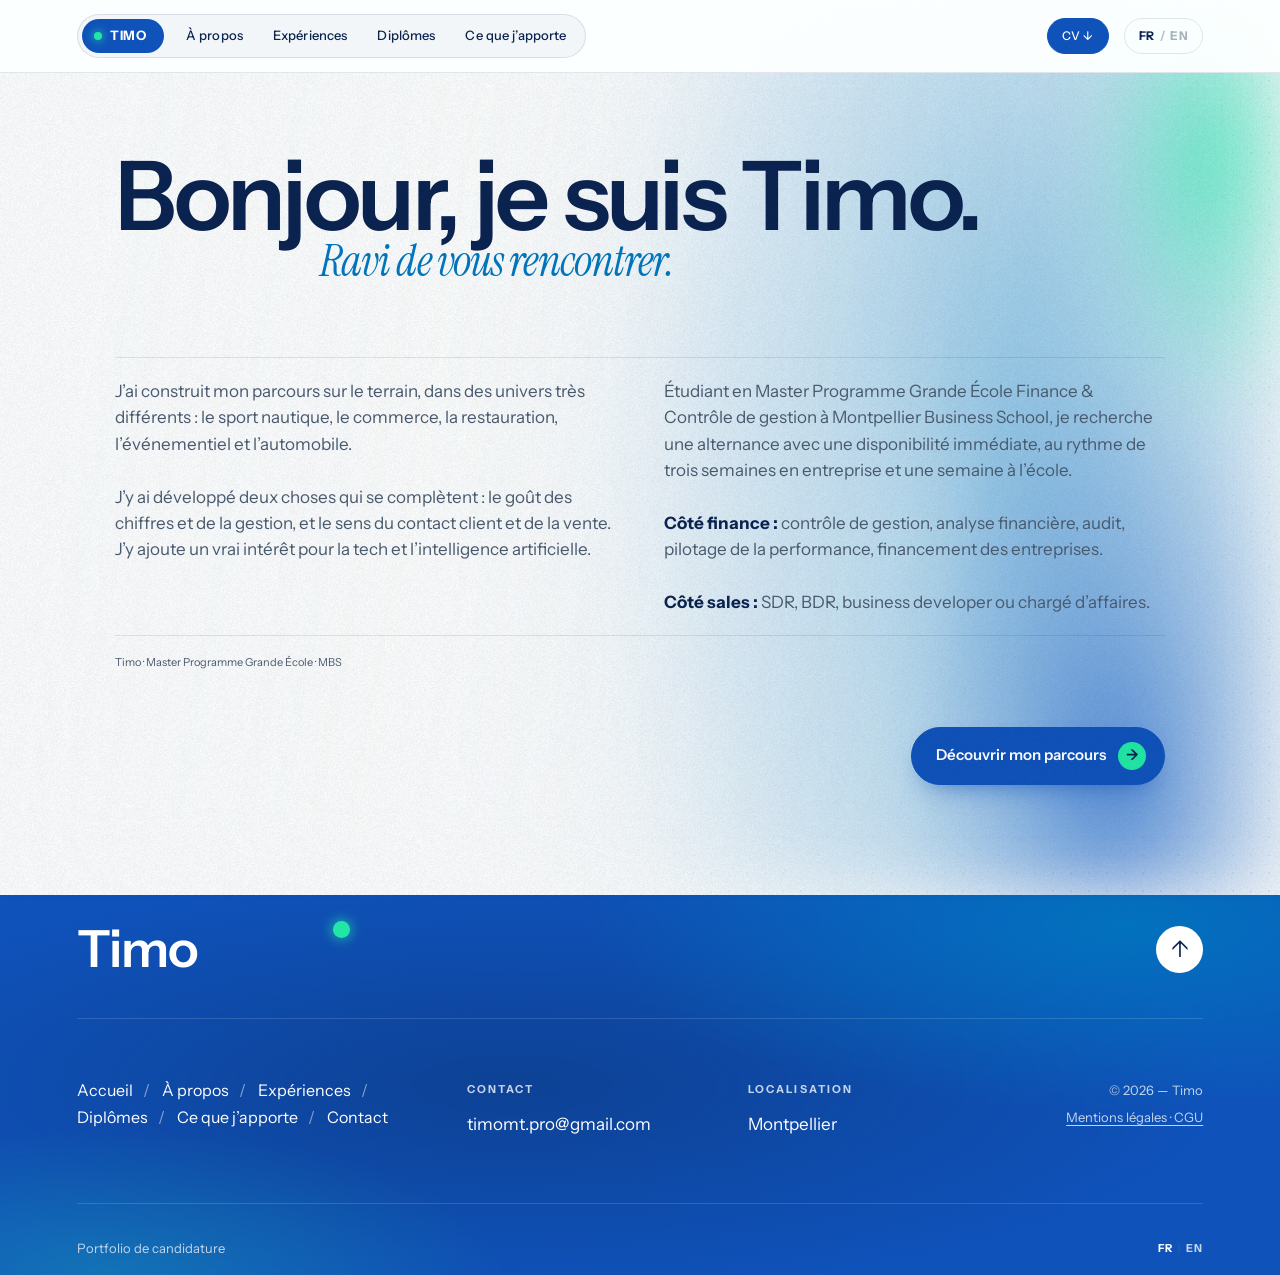
<file: index.html>
<!doctype html><html lang="fr"><head><meta charset="utf-8"><meta name=viewport content="width=device-width,initial-scale=1,viewport-fit=cover"><style>:root{color-scheme:light;box-sizing:border-box;padding-top:env(safe-area-inset-top,0px);padding-bottom:env(safe-area-inset-bottom,0px)}html{scroll-padding-top:env(safe-area-inset-top,0px)}body{margin:0;padding:0;font:14px -apple-system,BlinkMacSystemFont,sans-serif;background:#fff;color:#000}img{max-width:100%}[hidden]:not([hidden=until-found i]){display:none!important}</style></head><body>

<meta name="theme-color" content="#0F52BA">
<meta name="description" content="Timo Marguerat-Trichard — Master Grande École à Montpellier Business School, en recherche d’alternance en finance, contrôle de gestion et développement commercial.">
<title>Timo Marguerat-Trichard</title>
<link rel="icon" href="data:image/svg+xml,%3Csvg xmlns='http://www.w3.org/2000/svg' viewBox='0 0 32 32'%3E%3Crect width='32' height='32' rx='16' fill='%230e1538'/%3E%3Ccircle cx='16' cy='16' r='6' fill='%2317266c'/%3E%3C/svg%3E">
<style>:root {
  --ink: #0e1538;
  --paper: #ffffff;
  --lime: #d5daeb;
  --cyan: #efefef;
  --muted: #5d5f70;
  --line: rgba(17,17,17,.18);
  --serif: Georgia, 'Times New Roman', serif;
  --sans: Inter, ui-sans-serif, system-ui, -apple-system, BlinkMacSystemFont, 'Segoe UI', sans-serif;
}
* { box-sizing: border-box; }
html { scroll-behavior: smooth; }
body { margin: 0; background: var(--paper); color: var(--ink); font-family: var(--sans); font-size: 16px; line-height: 1.5; }
body.dark { background: var(--ink); color: var(--paper); }
a { color: inherit; text-decoration: none; }
button { font: inherit; }
::selection { background: var(--lime); color: var(--ink); }

.site-header { position: absolute; z-index: 5; inset: 0 0 auto; display: flex; align-items: center; justify-content: space-between; width: min(1160px, 88vw); margin: 0 auto; padding: 25px 0; }
.dark .site-header { color: var(--paper); }
.brand { display: inline-flex; align-items: center; gap: 10px; font-size: 12px; font-weight: 800; letter-spacing: .13em; text-transform: uppercase; }
.brand-mark { width: 11px; height: 11px; border-radius: 50%; background: var(--lime); box-shadow: 0 0 0 5px rgba(213,218,235,.14); }
.site-nav { display: flex; align-items: center; gap: 22px; color: #393a4e; font-size: 11px; font-weight: 800; letter-spacing: .11em; text-transform: uppercase; }
.dark .site-nav { color: #bfc1bb; }
.site-nav a { transition: color .2s ease; }
.site-nav a:hover, .site-nav a:focus-visible, .site-nav a[aria-current="page"] { color: #17266c; }
.dark .site-nav a:hover, .dark .site-nav a:focus-visible, .dark .site-nav a[aria-current="page"] { color: var(--lime); }
.language-toggle { display: inline-flex; align-items: center; gap: 5px; margin-left: 5px; padding: 6px 8px; border: 1px solid rgba(17,17,17,.35); border-radius: 999px; background: transparent; color: #7a7c8c; cursor: pointer; font-size: 10px; font-weight: 800; letter-spacing: .08em; }
.dark .language-toggle { border-color: rgba(243,240,233,.36); color: #aeb1a9; }
.language-toggle:hover, .language-toggle:focus-visible { border-color: #17266c; color: #17266c; outline: none; }
.dark .language-toggle:hover, .dark .language-toggle:focus-visible { border-color: var(--lime); color: var(--lime); }
.language-toggle [data-lang-option] { opacity: .48; }
.language-toggle [data-lang-option].is-active { opacity: 1; color: #17266c; }
.dark .language-toggle [data-lang-option].is-active { color: var(--lime); }
.language-separator { opacity: .38; }

.access-gate { position: fixed; inset: 0; z-index: 20; display: grid; grid-template-rows: auto 1fr auto; padding: 25px 6vw 24px; background: var(--ink); color: var(--paper); }
.access-gate[hidden] { display: none; }
.access-gate-header { display: flex; align-items: center; justify-content: space-between; width: min(1160px, 100%); margin: 0 auto; }
.access-gate-header .language-toggle { margin-left: 0; }
.access-gate-inner { align-self: center; width: min(1050px, 100%); margin: 0 auto; }
.access-title { max-width: 900px; margin: 0; font-size: clamp(4rem, 10vw, 9.5rem); line-height: .84; letter-spacing: -.095em; font-weight: 800; }
.access-title span { display: block; color: var(--lime); font-family: var(--serif); font-size: .46em; font-style: italic; font-weight: 400; letter-spacing: -.07em; transform: translateX(12vw); }
.access-intro { max-width: 450px; margin: 44px 0 0; color: #c9cbd6; font-size: 17px; }
.access-form { max-width: 590px; margin-top: 32px; }
.access-form label { display: block; margin-bottom: 9px; color: #9a9caa; font-size: 11px; font-weight: 800; letter-spacing: .15em; text-transform: uppercase; }
.access-form-row { display: grid; grid-template-columns: 1fr auto; gap: 10px; }
.access-form input { width: 100%; min-height: 52px; padding: 13px 16px; border: 1px solid rgba(243,240,233,.34); border-radius: 0; background: rgba(243,240,233,.05); color: var(--paper); font: inherit; font-size: 17px; outline: none; }
.access-form input::placeholder { color: #7a7c8c; }
.access-form input:focus { border-color: var(--lime); box-shadow: 0 0 0 3px rgba(213,218,235,.14); }
.access-form input[aria-invalid="true"] { border-color: #17266c; }
.access-form button { min-height: 52px; padding: 0 24px; border: 1px solid var(--lime); background: var(--lime); color: var(--ink); cursor: pointer; font-size: 12px; font-weight: 800; letter-spacing: .11em; text-transform: uppercase; }
.access-form button:hover, .access-form button:focus-visible { background: var(--paper); border-color: var(--paper); outline: none; }
.access-error { margin: 12px 0 0; color: #17266c; font-size: 14px; }
.access-note { margin: 17px 0 0; color: #7a7c8c; font-size: 13px; }
.access-gate-footer { width: min(1160px, 100%); margin: 0 auto; color: #5d5f70; font-size: 11px; text-align: right; }

.landing { min-height: 100svh; display: grid; place-items: center; padding: 110px 6vw 70px; background: var(--ink); color: var(--paper); }
.landing-inner { width: min(1050px, 100%); }
.landing-kicker { display: flex; align-items: center; gap: 10px; margin-bottom: 33px; color: var(--lime); font-size: 11px; font-weight: 800; letter-spacing: .16em; text-transform: uppercase; }
.landing-kicker::before { content: ''; width: 34px; height: 1px; background: currentColor; }
.landing h1 { max-width: 930px; margin: 0; font-size: clamp(4rem, 11vw, 10.5rem); line-height: .83; letter-spacing: -.095em; font-weight: 800; }
.landing h1 span { display: block; color: var(--lime); font-family: var(--serif); font-size: .46em; font-style: italic; font-weight: 400; letter-spacing: -.07em; transform: translateX(16vw); }
.landing-bottom { display: flex; align-items: end; justify-content: space-between; gap: 40px; margin-top: 74px; padding-top: 20px; border-top: 1px solid rgba(243,240,233,.2); }
.landing-intro { max-width: 390px; margin: 0; color: #c9cbd6; font-size: 17px; }
.landing-meta { display: grid; justify-items: end; gap: 12px; color: #9a9caa; font-size: 11px; text-align: right; }
.enter-link, .back-link { display: inline-flex; align-items: center; gap: 10px; color: var(--lime); font-size: 12px; font-weight: 800; letter-spacing: .1em; text-transform: uppercase; }
.enter-link::after { content: '↗'; font-size: 17px; line-height: 1; }
.enter-link:hover, .back-link:hover { color: var(--paper); }
.landing-footer { position: absolute; right: 6vw; bottom: 24px; color: #5d5f70; font-size: 11px; }

.page { min-height: 100svh; padding: 150px 6vw 90px; }
.page-inner { width: min(1120px, 100%); margin: 0 auto; }
.page-head { display: grid; grid-template-columns: minmax(0, 1fr) 280px; gap: 9vw; align-items: end; padding-bottom: 60px; border-bottom: 1px solid var(--line); }
.kicker { margin-bottom: 18px; color: #17266c; font-size: 11px; font-weight: 800; letter-spacing: .16em; text-transform: uppercase; }
.dark .kicker { color: var(--lime); }
.page h1 { max-width: 800px; margin: 0; font-size: clamp(3.4rem, 8vw, 8.7rem); line-height: .84; letter-spacing: -.085em; font-weight: 800; }
.page h1 em { color: #17266c; font-family: var(--serif); font-weight: 400; }
.dark .page h1 em { color: var(--lime); }
.page-lead { margin: 0; color: var(--muted); font-size: 17px; }
.dark .page-lead { color: #b9bccb; }

.about-grid { display: grid; grid-template-columns: 1fr .72fr; gap: 9vw; padding-top: 65px; }
.about-grid h2, .section-title { margin: 0 0 19px; font-size: clamp(2rem, 4.5vw, 4.5rem); line-height: .93; letter-spacing: -.07em; }
.about-grid p { max-width: 640px; color: #393a4e; font-size: 18px; }
.dark .about-grid p { color: #c9cbd6; }
.quote { margin: 34px 0 0; padding-left: 20px; border-left: 3px solid var(--lime); font-family: var(--serif); font-size: clamp(1.55rem, 3vw, 2.3rem); line-height: 1.04; }
.fact-stack { display: grid; gap: 2px; align-content: start; }
.fact { padding: 22px; background: var(--ink); color: var(--paper); }
.fact:nth-child(2) { background: var(--lime); color: var(--ink); }
.fact .number { display: block; font-size: 3.3rem; line-height: .9; font-weight: 800; letter-spacing: -.08em; }
.fact p { margin: 15px 0 0; color: #c9cbd6; font-size: 15px; }
.fact:nth-child(2) p { color: #17266c; }

.experience-list { display: grid; gap: 2px; margin-top: 60px; }
.experience { background: #efefef; }
.experience:nth-child(2) { background: var(--lime); }
.experience:nth-child(3) { background: var(--cyan); }
.experience:nth-child(4) { background: #e3e6f0; }
.experience:nth-child(5) { background: #f4f4f6; }
.experience:nth-child(6) { background: #e6e7ec; }
.experience-toggle { display: grid; grid-template-columns: 90px 1fr 35px; gap: 22px; align-items: center; width: 100%; padding: 24px; border: 0; background: transparent; color: var(--ink); cursor: pointer; text-align: left; }
.experience-toggle:hover, .experience-toggle:focus-visible { background: rgba(17,17,17,.06); outline: none; }
.experience-index { color: rgba(17,17,17,.47); font-size: 11px; font-weight: 800; letter-spacing: .13em; }
.experience-title { font-size: clamp(1.6rem, 3vw, 2.5rem); line-height: .96; letter-spacing: -.055em; font-weight: 800; }
.experience-role { display: block; margin-top: 6px; color: rgba(17,17,17,.64); font-size: 14px; }
.experience-date { display: block; margin-top: 7px; color: rgba(17,17,17,.52); font-size: 11px; font-weight: 800; letter-spacing: .08em; text-transform: uppercase; }
.experience-plus { display: grid; place-items: center; width: 29px; height: 29px; border: 1px solid rgba(17,17,17,.5); border-radius: 50%; font-size: 20px; transition: transform .25s ease; }
.experience[data-open="true"] .experience-plus { transform: rotate(45deg); }
.experience-details { display: none; grid-template-columns: 1fr .7fr; gap: 8vw; padding: 0 24px 30px 136px; }
.experience[data-open="true"] .experience-details { display: grid; }
.experience-details p { max-width: 620px; margin: 0; color: rgba(17,17,17,.72); }
.experience-details ul { margin: 0; padding-left: 19px; color: rgba(17,17,17,.72); }
.experience-details li + li { margin-top: 5px; }
.small-label { color: rgba(17,17,17,.5); font-size: 11px; font-weight: 800; letter-spacing: .12em; text-transform: uppercase; }

.world-layout { display: grid; grid-template-columns: 1fr .7fr; gap: 9vw; padding-top: 65px; }
.route-line { position: relative; display: grid; gap: 0; }
.route-line::before { content: ''; position: absolute; left: 11px; top: 12px; bottom: 13px; width: 1px; background: rgba(17,17,17,.28); }
.route-item { position: relative; display: grid; grid-template-columns: 24px 1fr; gap: 19px; padding-bottom: 42px; }
.route-dot { position: relative; z-index: 1; width: 23px; height: 23px; margin-top: 2px; border: 7px solid var(--paper); border-radius: 50%; background: var(--ink); }
.route-item h2 { margin: 0 0 4px; font-size: 29px; line-height: 1; letter-spacing: -.05em; }
.route-item p { margin: 0; color: #393a4e; }
.world-note { align-self: end; padding: 28px; background: var(--cyan); }
.world-note strong { display: block; font-family: var(--serif); font-size: 33px; line-height: .98; font-weight: 400; }
.world-note p { margin: 17px 0 0; color: #393a4e; }
.photo-slot { position: relative; min-height: 215px; margin-bottom: 17px; overflow: hidden; display: grid; place-items: end start; padding: 16px; background: linear-gradient(140deg, rgba(213,218,235,.35), rgba(141,233,224,.2) 48%, rgba(17,17,17,.75) 48%); }
.photo-slot img { position: absolute; inset: 0; width: 100%; height: 100%; object-fit: cover; }
.photo-slot:has(img)::after, .photo-slot:has(img) span { display: none; }
.photo-slot::after { content: 'PHOTO À AJOUTER'; position: absolute; inset: 18px; display: grid; place-items: center; border: 1px dashed rgba(243,240,233,.65); color: rgba(243,240,233,.82); font-size: 10px; font-weight: 800; letter-spacing: .14em; }
.photo-slot span { position: relative; z-index: 1; color: var(--lime); font-size: 11px; font-weight: 800; letter-spacing: .1em; text-transform: uppercase; }

.company-page { background: var(--lime); }
.company-page .page-head { border-color: rgba(17,17,17,.26); }
.company-page .kicker { color: #17266c; }
.company-page .page-lead { color: #17266c; }
.why-grid { display: grid; grid-template-columns: repeat(3, 1fr); gap: 2px; margin-top: 60px; }
.why-card { min-height: 230px; padding: 24px; background: var(--ink); color: var(--paper); }
.why-card h2 { margin: 44px 0 11px; font-size: 25px; line-height: .98; letter-spacing: -.04em; }
.why-card p { margin: 0; color: #c9cbd6; }
.letter { display: grid; grid-template-columns: 1fr .75fr; gap: 9vw; margin-top: 2px; padding: 65px 0 0; }
.letter h2 { margin: 0 0 20px; font-size: clamp(2rem, 4.5vw, 4.5rem); line-height: .92; letter-spacing: -.07em; }
.letter p { max-width: 620px; color: #17266c; font-size: 18px; }
.letter-card { padding: 25px; border: 1px solid rgba(17,17,17,.35); }
.letter-card .label { color: #17266c; font-size: 11px; font-weight: 800; letter-spacing: .13em; text-transform: uppercase; }
.letter-card p { margin: 16px 0 0; font-size: 16px; }

.competence-grid { display: grid; grid-template-columns: repeat(2, 1fr); gap: 2px; margin-top: 60px; }
.competence-card { min-height: 225px; padding: 25px; background: #efefef; }
.competence-card:nth-child(2) { background: var(--cyan); }
.competence-card:nth-child(3) { background: var(--lime); }
.competence-card:nth-child(4) { background: #e3e6f0; }
.competence-card .small-label { display: block; color: rgba(17,17,17,.5); }
.competence-card h2 { margin: 42px 0 13px; font-size: clamp(1.7rem, 3vw, 2.7rem); line-height: .95; letter-spacing: -.06em; }
.competence-card p { margin: 0; color: #393a4e; }
.pill-list { display: flex; flex-wrap: wrap; gap: 8px; margin-top: 18px; }
.pill { padding: 7px 10px; border: 1px solid rgba(17,17,17,.28); border-radius: 999px; color: #393a4e; font-size: 12px; }
.qualifications { display: grid; grid-template-columns: 1fr .8fr; gap: 9vw; margin-top: 2px; padding-top: 65px; }
.qualifications h2 { margin: 0 0 23px; font-size: clamp(2rem, 4.5vw, 4.5rem); line-height: .92; letter-spacing: -.07em; }
.qualification-list { display: grid; gap: 2px; }
.qualification { display: grid; grid-template-columns: 145px 1fr; gap: 20px; padding: 17px 0; border-top: 1px solid var(--line); }
.qualification:last-child { border-bottom: 1px solid var(--line); }
.qualification-date { color: #17266c; font-size: 11px; font-weight: 800; letter-spacing: .08em; text-transform: uppercase; }
.qualification strong { display: block; font-size: 17px; line-height: 1.1; }
.qualification span { display: block; margin-top: 4px; color: var(--muted); font-size: 14px; }
.language-panel { align-self: end; padding: 25px; background: var(--ink); color: var(--paper); }
.language-panel h3 { margin: 0 0 20px; color: var(--lime); font-size: 22px; letter-spacing: -.04em; }
.language-row { display: flex; justify-content: space-between; gap: 18px; padding: 10px 0; border-top: 1px solid rgba(243,240,233,.2); }
.language-row span:last-child { color: #c9cbd6; text-align: right; }

.page-footer { display: flex; justify-content: space-between; gap: 20px; width: min(1120px, 88vw); margin: 0 auto; padding: 0 0 30px; color: #7a7c8c; font-size: 11px; }
.dark .page-footer { color: #7a7c8c; }
.page-footer span:last-child { color: #17266c; }
.dark .page-footer span:last-child { color: var(--lime); }

.site-footer { margin-top: 0; padding: 31px 6vw 17px; background: var(--ink); color: var(--paper); }
.site-footer-inner { width: min(1400px, 100%); margin: 0 auto; }
.site-footer-head { display: flex; align-items: flex-start; gap: 20px; min-height: 92px; }
.footer-logo { color: var(--paper); font-size: clamp(2.2rem, 4vw, 4rem); line-height: .9; font-weight: 800; letter-spacing: -.09em; }
.footer-dot { width: 17px; height: 17px; margin: -5px 0 0 9vw; border-radius: 50%; background: #17266c; }
.footer-top-button { display: grid; place-items: center; width: 47px; height: 47px; margin-left: auto; border: 0; border-radius: 50%; background: #eeeeec; color: var(--ink); cursor: pointer; font-size: 23px; line-height: 1; }
.footer-top-button:hover, .footer-top-button:focus-visible { background: var(--lime); outline: none; }
.site-footer-rule { height: 1px; background: rgba(243,240,233,.14); }
.site-footer-grid { display: grid; grid-template-columns: minmax(250px, 1.6fr) 1.1fr 1.1fr .8fr; gap: 42px; padding: 62px 0 65px; }
.footer-nav { display: flex; flex-wrap: wrap; align-content: start; gap: 8px 12px; max-width: 370px; color: #c8cac3; font-size: 16px; line-height: 1.2; }
.footer-nav a::after { content: ' /'; color: #6f726c; margin-left: 7px; }
.footer-nav a:last-child::after { content: ''; }
.footer-nav a:hover, .footer-nav a:focus-visible { color: #17266c; outline: none; }
.footer-label { margin-bottom: 15px; color: #858982; font-size: 11px; font-weight: 800; letter-spacing: .19em; }
.footer-value { color: #d6d8d2; font-size: 17px; }
.footer-value:hover, .footer-value:focus-visible { color: var(--lime); outline: none; }
.footer-copyright { color: #858982; font-size: 13px; text-align: right; }
.site-footer-bottom { display: flex; align-items: center; justify-content: space-between; gap: 20px; padding-top: 35px; border-top: 1px solid rgba(243,240,233,.14); color: #7a7c8c; font-size: 13px; }
.footer-language-toggle { margin: 0; padding: 0; border: 0; border-radius: 0; color: #d6d8d2; font-size: 12px; }
.footer-language-toggle:hover, .footer-language-toggle:focus-visible { border: 0; color: #17266c; }
.footer-language-toggle [data-lang-option].is-active { color: var(--paper); }

@media (max-width: 800px) {
  .site-header { width: 88vw; padding-top: 18px; }
  .site-nav { gap: 9px; font-size: 9px; }
  
  .language-toggle { margin-left: 0; padding: 5px 7px; }
  .landing { padding-inline: 6vw; }
  .landing h1 { font-size: clamp(4rem, 19vw, 8rem); }
  .landing h1 span { transform: translateX(12vw); }
  .access-gate { padding: 18px 6vw 24px; }
  .access-title { font-size: clamp(3.7rem, 18vw, 8rem); }
  .access-title span { transform: translateX(8vw); }
  .access-intro { margin-top: 31px; font-size: 16px; }
  .access-form-row { grid-template-columns: 1fr; }
  .access-form button { width: 100%; }
  .landing-bottom, .page-head, .about-grid, .world-layout, .letter { grid-template-columns: 1fr; display: grid; gap: 30px; }
  .landing-bottom { align-items: start; }
  .landing-meta { justify-items: start; text-align: left; }
  .page { padding-top: 125px; }
  .page-head { padding-bottom: 42px; }
  .about-grid, .world-layout, .letter { padding-top: 43px; }
  .experience-toggle { grid-template-columns: 44px 1fr 29px; gap: 14px; padding: 20px 16px; }
  .experience-details { grid-template-columns: 1fr; gap: 22px; padding: 0 16px 25px 74px; }
  .why-grid, .competence-grid { grid-template-columns: 1fr; margin-top: 40px; }
  .why-card { min-height: 175px; }
  .why-card h2 { margin-top: 28px; }
  .qualifications { grid-template-columns: 1fr; gap: 42px; padding-top: 43px; }
  .qualification { grid-template-columns: 120px 1fr; gap: 14px; }
  .page-footer { width: 88vw; }
  .site-footer { padding-inline: 6vw; }
  .footer-dot { margin-left: 8vw; }
  .site-footer-grid { grid-template-columns: 1fr 1fr; gap: 36px 18px; padding: 43px 0 45px; }
  .footer-nav { grid-column: 1 / -1; }
  .footer-copyright { text-align: left; }
}
@media (prefers-reduced-motion: reduce) { *, *::before, *::after { scroll-behavior: auto !important; animation-duration: .01ms !important; transition-duration: .01ms !important; } }

.page-route[hidden]{display:none}
.user-photo{display:block;min-height:0;margin-top:50px}.user-photo img{position:static;display:block;width:100%;height:auto;max-height:640px;object-fit:cover}
.landing-pitch{margin:14px 0 0;max-width:520px;color:inherit;opacity:.85;font-size:1.02rem;line-height:1.5}.skills-block{padding-top:70px}
.skills-block .section-title{max-width:760px}
.skills-block h2 em{color:#17266c;font-family:var(--serif);font-weight:400}
.skills-lead{max-width:640px;margin:0;color:#393a4e;font-size:18px}
.skills-block .competence-grid{margin-top:40px}
.language-panel--wide{margin-top:28px;display:grid;grid-template-columns:repeat(2,1fr);column-gap:48px;align-self:auto}
.language-panel--wide h3{grid-column:1/-1}
.qualifications--solo{grid-template-columns:1fr;max-width:900px}
@media (max-width:800px){.language-panel--wide{grid-template-columns:1fr}.skills-block{padding-top:46px}}
@media (max-width:800px){.site-nav{flex-wrap:wrap;justify-content:flex-end;row-gap:6px}.site-header{align-items:flex-start}}
@media (max-width:800px){.landing h1 span,.access-title span{transform:none;margin-left:9vw}}
</style>
<style id="light-theme">
:root{--deep:#17266c;--teal:#17266c}
.brand-mark{background:var(--teal);box-shadow:0 0 0 5px rgba(23,38,108,.14)}
.access-gate,.landing{background:var(--paper);color:var(--ink)}
.landing-kicker,.landing h1 span,.access-title span{color:var(--teal)}
.landing-bottom{border-top-color:rgba(17,17,17,.2)}
.landing-intro,.access-intro,.landing-pitch{color:#393a4e}
.landing-meta,.access-form label{color:#5d5f70}
.access-note,.access-gate-footer,.landing-footer,.access-form input::placeholder{color:#7a7c8c}
.access-form input{border-color:rgba(17,17,17,.34);background:#fff;color:var(--ink)}
.access-form input:focus{border-color:var(--teal);box-shadow:0 0 0 3px rgba(23,38,108,.16)}
.access-form button{border-color:var(--teal);background:var(--teal);color:#fff}
.access-form button:hover,.access-form button:focus-visible{background:var(--ink);border-color:var(--ink)}
.access-form input[aria-invalid="true"]{border-color:#b3412f}.access-error{color:#b3412f}
.enter-link,.back-link{color:var(--teal)}.enter-link:hover,.back-link:hover{color:var(--ink)}
.fact,.why-card,.language-panel{background:var(--deep)}
.fact:nth-child(2){background:#d5daeb;color:var(--ink)}
.fact:nth-child(2) p{color:#17266c}
.site-footer{background:#efefef;color:var(--ink)}
.footer-logo{color:var(--ink)}
.footer-dot{background:var(--teal)}
.footer-top-button{background:var(--ink);color:#fff}
.site-footer-rule,.site-footer-bottom{border-color:rgba(17,17,17,.16);background-color:transparent}
.site-footer-rule{background:rgba(17,17,17,.16)}
.footer-nav,.footer-nav a{color:#393a4e}
.footer-nav a::after{color:#9a9d96}
.footer-nav a:hover,.footer-nav a:focus-visible,.footer-language-toggle:hover,.footer-language-toggle:focus-visible{color:var(--teal)}
.site-footer-bottom,.footer-label,.footer-copyright{color:#5d5f70}
.site-footer a[href^="mailto"]{color:var(--ink)}
.footer-value{color:var(--ink)}.footer-value:hover,.footer-value:focus-visible{color:var(--teal)}.footer-language-toggle{color:#5d5f70}.footer-language-toggle [data-lang-option].is-active{color:var(--ink)}.footer-language-toggle [data-lang-option]{color:#7a7c8c}.footer-language-toggle [data-lang-option].is-active{color:var(--teal)}
.letter{grid-template-columns:1fr!important;max-width:820px}
.cta-row{display:flex;flex-wrap:wrap;gap:12px;margin:28px 0 0!important}.cta{display:inline-block;padding:14px 22px;border:1px solid #17266c;color:#17266c;font-size:12px;font-weight:800;letter-spacing:.11em;text-transform:uppercase;text-decoration:none}.cta--fill{background:#17266c;color:#fff}.cta:hover,.cta:focus-visible{background:var(--ink);border-color:var(--ink);color:#fff;outline:none}
.site-nav a.nav-cv{padding:7px 12px;border:1px solid currentColor;border-radius:999px;color:#17266c}.site-nav a.nav-cv:hover,.site-nav a.nav-cv:focus-visible{background:#17266c;border-color:#17266c;color:#fff}
.more{margin-top:26px;max-width:640px;border-top:1px solid rgba(17,17,17,.2);border-bottom:1px solid rgba(17,17,17,.2)}
.more summary{display:flex;justify-content:space-between;align-items:center;padding:16px 0;cursor:pointer;list-style:none;font-size:12px;font-weight:800;letter-spacing:.12em;text-transform:uppercase;color:#17266c}
.more summary::-webkit-details-marker{display:none}
.more summary::after{content:'+';font-size:22px;line-height:1;transition:transform .3s ease}
.more[open] summary::after{transform:rotate(45deg)}
.more ul{margin:0;padding:0 0 18px 18px;color:#393a4e;font-size:16px;line-height:1.7;animation:moreIn .4s ease both}
@keyframes moreIn{from{opacity:0;transform:translateY(-6px)}to{opacity:1;transform:none}}
.js .reveal{opacity:0;transform:translateY(26px);transition:opacity .7s ease,transform .7s cubic-bezier(.2,.7,.2,1);transition-delay:var(--d,0s)}
.js .reveal.is-in{opacity:1;transform:none}
.page-route:not([hidden])>main{animation:pageIn .55s ease both}
@keyframes pageIn{from{opacity:0;transform:translateY(14px)}to{opacity:1;transform:none}}
@media (prefers-reduced-motion:reduce){.js .reveal{opacity:1;transform:none;transition:none}.page-route:not([hidden])>main,.more ul{animation:none}}
.skills-block{padding-top:56px}.skills-block .language-panel--wide{margin-top:0}
.competence-grid[data-cgcar]{display:flex;gap:12px;overflow-x:auto;scroll-snap-type:x mandatory;scroll-behavior:smooth;scrollbar-width:none;-webkit-overflow-scrolling:touch}
.competence-grid[data-cgcar]::-webkit-scrollbar{display:none}
.competence-grid[data-cgcar]:focus-visible{outline:2px solid #17266c;outline-offset:4px}
.competence-grid[data-cgcar] .competence-card{flex:0 0 min(460px,84%);scroll-snap-align:start;min-height:260px}
.js [data-cgcar] .reveal{opacity:1;transform:none}
.cg-ctrl{display:flex;align-items:center;justify-content:space-between;margin-top:18px}
.cg-dots{display:flex;gap:8px}.cg-dots span{width:8px;height:8px;border-radius:50%;background:rgba(17,17,17,.2);transition:background .2s,transform .2s}.cg-dots span.on{background:#17266c;transform:scale(1.3)}
.cg-btns{display:flex;gap:8px}
.cg-btn{width:44px;height:44px;border:1px solid var(--ink);border-radius:50%;background:transparent;color:var(--ink);font-size:18px;cursor:pointer;transition:background .2s,color .2s}
.cg-btn:hover:not(:disabled),.cg-btn:focus-visible{background:var(--ink);color:#fff;outline:none}.cg-btn:disabled{opacity:.3;cursor:default}
@media (prefers-reduced-motion:reduce){.competence-grid[data-cgcar]{scroll-behavior:auto}}

.competence-card:nth-child(5){background:#f4f4f6}
.fit-list{padding-top:56px}
.fit-list .tech-title{margin:0 0 24px;font-size:clamp(1.8rem,3.6vw,3.2rem);line-height:.95;letter-spacing:-.06em}
.fit-list .qualification{grid-template-columns:minmax(0,260px) 1fr}
.fit-list .qualification-date{font-size:12px;line-height:1.35}
.fit-list .qualification strong{font-weight:500;font-size:17px;line-height:1.35}
.mail-line{margin-top:18px!important;font-size:14px!important;color:#17266c;user-select:all}
@media (max-width:800px){.fit-list .qualification{grid-template-columns:1fr;gap:6px}}

.site-header{position:fixed;top:0;left:0;right:0;z-index:15;width:auto;margin:0;padding:calc(14px + env(safe-area-inset-top,0px)) max(6vw,calc((100% - 1160px)/2)) 14px;background:rgba(255,255,255,.94);-webkit-backdrop-filter:blur(10px);backdrop-filter:blur(10px);border-bottom:1px solid rgba(17,17,17,.1)}
.company-page .site-header{background:rgba(213,218,235,.92)}
body.access-locked .site-header{visibility:hidden}
@media (max-width:800px){.site-header{width:auto;padding-top:calc(12px + env(safe-area-inset-top,0px));padding-bottom:12px}}


/* Cohérence de mise en page */
.landing-bottom{display:grid;grid-template-columns:repeat(2,minmax(0,1fr));gap:20px 48px;align-items:start}
.landing-intro,.landing-pitch{max-width:none;margin:0;font-size:17px;line-height:1.55;opacity:1;color:#393a4e}
.landing-meta{grid-column:1/-1;display:flex;flex-wrap:wrap;align-items:center;justify-content:space-between;gap:12px;padding-top:18px;border-top:1px solid rgba(14,21,56,.12);text-align:left}
.experience:nth-child(odd),.stack .competence-card:nth-child(odd){background:#efefef}
.experience:nth-child(even),.stack .competence-card:nth-child(even){background:#e3e6f0}
@media (max-width:800px){.landing-bottom{grid-template-columns:1fr}}

/* Cartes empilées (page « Pour le poste ») */
.stack{display:grid;margin-top:44px;padding-bottom:6vh}
.stack .competence-card{position:sticky;top:calc(96px + var(--i,0) * 16px);min-height:min(52vh,400px);margin-bottom:22vh;display:flex;flex-direction:column;justify-content:flex-end;padding:clamp(24px,4vw,44px);rotate:var(--r,0deg);box-shadow:0 -14px 40px rgba(17,17,17,.10);transition:rotate .4s ease}
.stack .competence-card:last-child{margin-bottom:0}
.stack .competence-card h2{margin:auto 0 14px;font-size:clamp(2.2rem,5vw,4.4rem);line-height:.92;letter-spacing:-.065em}
.stack .competence-card p{max-width:560px;font-size:clamp(16px,1.6vw,19px)}
.stack .competence-card .small-label{position:absolute;top:clamp(24px,4vw,44px)}
.stack .competence-card:hover{rotate:0deg}
.js .stack .competence-card.reveal,.js .stack .competence-card .reveal{opacity:1;transform:none}
.stack{grid-template-columns:minmax(0,1fr)!important}
@media (max-width:800px){.stack .competence-card{top:calc(88px + var(--i,0) * 12px);min-height:46vh;margin-bottom:16vh}}
@media (prefers-reduced-motion:reduce){.stack .competence-card{transition:none}}

/* Bandeau bleu marine LJ */
body .site-header,body.company-page .site-header{background:#17266c;color:#fff;border-bottom-color:rgba(255,255,255,.12)}
.site-header .brand{color:#fff}
.site-header .brand-mark{background:#fff;box-shadow:0 0 0 5px rgba(255,255,255,.18)}
.site-header .site-nav,.site-header .site-nav a{color:rgba(255,255,255,.78)}
.site-header .site-nav a:hover,.site-header .site-nav a:focus-visible,.site-header .site-nav a[aria-current="page"]{color:#fff}
.site-header .site-nav a[aria-current="page"]{text-decoration:underline;text-underline-offset:6px}
.site-header .site-nav a.nav-cv{color:#fff;border-color:rgba(255,255,255,.7)}
.site-header .site-nav a.nav-cv:hover,.site-header .site-nav a.nav-cv:focus-visible{background:#fff;border-color:#fff;color:#17266c}
.site-header .language-toggle{border-color:rgba(255,255,255,.5);color:rgba(255,255,255,.6)}
.site-header .language-toggle [data-lang-option].is-active{color:#fff}
.site-header .language-toggle:hover,.site-header .language-toggle:focus-visible{border-color:#fff;color:#fff}

/* Polish */
html{scrollbar-color:#17266c #efefef}
::selection{background:#17266c;color:#fff}
a:focus-visible,button:focus-visible,summary:focus-visible{outline:2px solid #17266c;outline-offset:3px}
.site-header a:focus-visible,.site-header button:focus-visible{outline-color:#fff}
.nw{white-space:nowrap;font-weight:inherit;font-style:inherit}
@media (max-width:800px){.nw{white-space:normal}}
.about-grid h2,.section-title,.letter h2,.qualifications h2{letter-spacing:-.04em;text-wrap:balance}
.experience-title,.why-card h2,.competence-card h2,.fit-list .tech-title,.footer-logo{letter-spacing:-.03em}
.landing{min-height:auto;padding-block:150px 110px}
.page{padding-top:130px}
.page-next{display:flex;align-items:baseline;justify-content:space-between;gap:16px;margin-top:72px;padding:28px 0;border-top:1px solid rgba(14,21,56,.16);border-bottom:1px solid rgba(14,21,56,.16);color:#17266c;text-decoration:none}
.page-next-k{font-size:11px;font-weight:800;letter-spacing:.14em;text-transform:uppercase;color:#5d5f70}
.page-next-t{font-size:clamp(1.4rem,3vw,2.2rem);font-weight:800;letter-spacing:-.03em}
.page-next-t::after{content:"\2192";display:inline-block;margin-left:.4em;transition:transform .25s cubic-bezier(.2,.7,.2,1)}
.page-next:hover .page-next-t::after{transform:translateX(6px)}
.letter{margin-top:56px;padding:clamp(28px,5vw,56px);background:#fff;border-radius:14px;max-width:none!important}
.letter h2{color:#0e1538}
.letter h2 em{color:#17266c}
.cta{border-radius:999px}
@media (max-width:800px){.landing{padding-block:120px 72px}.page{padding-top:118px}.page-next{margin-top:48px}}
@media (prefers-reduced-motion:reduce){.page-next-t::after{transition:none}}

/* Polish — corrections du contrôle */
.footer-top-button:hover,.footer-top-button:focus-visible{background:#17266c;color:#fff}
.footer-language-toggle [data-lang-option]{opacity:1;color:#5d5f70}
.footer-language-toggle [data-lang-option].is-active{color:#17266c}
.language-toggle{font-size:11px}
@media (max-width:800px){
  .site-nav{font-size:11px;gap:6px 14px}
  .page-next{flex-direction:column;align-items:flex-start;gap:6px}
}

/* Mentions légales */
.legal-body{display:grid;gap:36px;max-width:72ch;padding-top:48px}
.legal-body h2{margin:0 0 10px;font-size:clamp(1.3rem,2.4vw,1.7rem);letter-spacing:-.03em;color:#0e1538}
.legal-body p{margin:0 0 10px;color:#393a4e;font-size:16.5px;line-height:1.65}
.footer-legal{display:inline-block;margin-top:8px;color:#393a4e;text-decoration:underline;text-underline-offset:3px}
.footer-legal:hover{color:#17266c}

/* Quatre cartes LJ : grille 2 x 2 */
.why-grid{grid-template-columns:repeat(2,minmax(0,1fr))}
@media (max-width:800px){.why-grid{grid-template-columns:1fr}}
</style>
<link rel="preconnect" href="https://fonts.googleapis.com"><link rel="preconnect" href="https://fonts.gstatic.com" crossorigin>
<link rel="stylesheet" href="https://fonts.googleapis.com/css2?family=Bricolage+Grotesque:opsz,wght@12..96,400;12..96,600;12..96,800&family=Instrument+Sans:wght@400;500;600&family=Instrument+Serif:ital@0;1&display=swap">
<style id="electric">
/* Direction « Électrique » : blanc bleu ciel + bleu nuit vif, lumière électrique et grain.
   Thème unique assumé (clair, bandes nuit) : toutes les couleurs sont posées ici explicitement. */
:root{
  --e-paper:#f2f7ff; --e-sky:#d9e8ff; --e-mist:#e8f1ff;
  --e-volt:#2d4bff; --e-volt-2:#5d7bff; --e-ice:#9fd0ff;
  --e-night:#060a3a; --e-night-2:#0d1572; --e-text:#0a0f3d; --e-sub:#3b4580; --e-on-night:#eef3ff; --e-on-night-sub:#b8c6ff;
  --display:"Bricolage Grotesque","Instrument Sans",system-ui,sans-serif;
  --sans:"Instrument Sans",ui-sans-serif,system-ui,-apple-system,"Segoe UI",sans-serif;
  --serif:"Instrument Serif",Georgia,serif;
  --ink:var(--e-night); --paper:var(--e-paper); --muted:var(--e-sub); --line:rgba(10,15,61,.14);
  color-scheme:light;
}
html{scrollbar-color:var(--e-volt) var(--e-mist)}
html body{background:var(--e-paper);color:var(--e-text);font-family:var(--sans)}
html body ::selection{background:var(--e-volt);color:#fff}
html body a:focus-visible,html body button:focus-visible,html body summary:focus-visible{outline:2px solid var(--e-volt);outline-offset:3px;border-radius:4px}

/* Grain : bruit généré dans un canvas (voir script), posé sur toute la page */
body::after{content:"";position:fixed;inset:0;z-index:14;pointer-events:none;background-image:var(--grain,none);background-size:180px;opacity:.06;mix-blend-mode:overlay}

/* En-tête nuit, lumière électrique sous la page active */
html body .site-header,html body.company-page .site-header{background:color-mix(in srgb,var(--e-night) 88%,transparent);-webkit-backdrop-filter:blur(14px) saturate(1.4);backdrop-filter:blur(14px) saturate(1.4);border-bottom:1px solid rgba(159,208,255,.16)}
html body .site-header .brand{font-family:var(--display);font-size:15px;letter-spacing:.02em;text-transform:none;font-weight:800}
html body .site-header .brand-mark{background:var(--e-volt);box-shadow:0 0 0 4px rgba(45,75,255,.35),0 0 18px 2px rgba(93,123,255,.9)}
html body .site-header .site-nav a[aria-current="page"]{color:#fff;text-decoration:none;box-shadow:0 2px 0 var(--e-ice)}
html body .site-header .site-nav a.nav-cv{background:var(--e-volt);border-color:var(--e-volt);color:#fff;box-shadow:0 4px 18px -4px rgba(45,75,255,.8)}
html body .site-header .site-nav a.nav-cv:hover{background:#fff;color:var(--e-night);border-color:#fff}

/* Accueil : champ lumineux animé derrière le titre */
html body .landing{position:relative;overflow:hidden;isolation:isolate;background:radial-gradient(90% 70% at 90% 0%,#e6efff 0%,transparent 60%),#fbfcff;color:var(--e-text)}
.aurora{position:absolute;inset:0;z-index:-1;width:100%;height:100%;filter:blur(60px);opacity:.28;-webkit-mask-image:linear-gradient(100deg,transparent 30%,#000 80%);mask-image:linear-gradient(100deg,transparent 30%,#000 80%)}
.landing::before{content:"";position:absolute;inset:0;z-index:-1;background-image:radial-gradient(rgba(10,15,61,.08) 1px,transparent 1.2px);background-size:14px 14px;-webkit-mask-image:linear-gradient(105deg,transparent 35%,#000 75%);mask-image:linear-gradient(105deg,transparent 35%,#000 75%)}
html body .landing h1{font-family:var(--display);font-weight:800;font-size:clamp(3.4rem,10vw,8.2rem);line-height:.88;letter-spacing:-.04em;color:var(--e-night)}
html body .landing h1 span{font-family:var(--serif);font-weight:400;font-style:italic;letter-spacing:-.02em;color:var(--e-volt);text-shadow:0 0 38px rgba(93,123,255,.45)}
html body .landing-bottom{border-top:1px solid rgba(10,15,61,.16)}
html body .landing-intro,html body .landing-pitch{color:var(--e-sub)}
html body .landing-pitch strong{color:var(--e-night)}
html body .landing-meta{border-top-color:rgba(10,15,61,.12);color:var(--e-sub)}
html body .enter-link{display:inline-flex;padding:14px 22px;border-radius:999px;background:var(--e-volt);color:#fff;box-shadow:0 10px 30px -10px rgba(45,75,255,.9);transition:background .25s,box-shadow .25s,transform .25s cubic-bezier(.2,.8,.2,1)}
html body .enter-link:hover{background:var(--e-night);color:#fff;transform:translateY(-2px);box-shadow:0 16px 36px -12px rgba(6,10,58,.8)}

/* Pages intérieures */
html body .page{background:linear-gradient(180deg,#f3f7ff 0,#fbfcff 360px)}
html body{background:#fbfcff}
html body .page h1{font-family:var(--display);font-weight:800;letter-spacing:-.04em;line-height:.92;font-size:clamp(2.8rem,7vw,6rem);color:var(--e-night)}
html body .page h1 em{font-family:var(--serif);font-weight:400;font-style:italic;letter-spacing:-.02em;color:var(--e-volt)}
html body .page-lead{color:var(--e-sub)}
html body .page-head{border-bottom:1px solid var(--line)}
html body .about-grid p{color:var(--e-sub)}
html body .about-grid h2,html body .section-title,html body .qualifications h2,html body .fit-list .tech-title,html body .tech-title{font-family:var(--display);color:var(--e-night)}

/* Surfaces nuit : chiffres, langues, cartes de la dernière page, pied de page */
html body .fact,html body .language-panel,html body .why-card,html body .site-footer{position:relative;overflow:hidden;isolation:isolate;background:radial-gradient(90% 120% at 100% 0%,rgba(45,75,255,.55) 0%,transparent 55%),radial-gradient(70% 90% at 0% 100%,rgba(13,21,114,.9) 0%,transparent 70%),var(--e-night);color:var(--e-on-night)}
html body .fact{border-radius:14px}
html body .fact-stack{gap:10px}
html body .fact .number{font-family:var(--display);color:#fff;text-shadow:0 0 30px rgba(159,208,255,.55)}
html body .fact p{color:var(--e-on-night-sub)}
html body .fact:nth-child(2){background:linear-gradient(135deg,var(--e-volt),var(--e-volt-2));color:#fff}
html body .fact:nth-child(2) p{color:#e6ecff}
html body .language-panel{border-radius:14px}
html body .language-panel h3{color:var(--e-ice);font-family:var(--display)}
html body .language-row{border-top-color:rgba(184,198,255,.18)}
html body .language-row span:last-child{color:var(--e-on-night-sub)}

/* Expériences : panneaux ciel, ouverture électrique */
html body .experience-list{gap:10px}
html body .experience,html body .experience:nth-child(odd),html body .experience:nth-child(even){border-radius:14px;background:#fff;border:1px solid rgba(45,75,255,.14);transition:border-color .3s,box-shadow .3s}
html body .experience:hover{border-color:rgba(45,75,255,.45)}
html body .experience[data-open="true"]{background:linear-gradient(180deg,var(--e-sky),#fff 85%);border-color:var(--e-volt);box-shadow:0 18px 40px -24px rgba(45,75,255,.7)}
html body .experience-toggle{color:var(--e-text);border-radius:14px}
html body .experience-toggle:hover{background:transparent}
html body .experience-index{color:var(--e-volt)}
html body .experience-title{font-family:var(--display);color:var(--e-night)}
html body .experience-role{color:var(--e-sub)}
html body .experience-date{color:var(--e-volt)}
html body .experience-plus{border-color:var(--e-volt);color:var(--e-volt);transition:transform .25s,background .25s,color .25s}
html body .experience[data-open="true"] .experience-plus{background:var(--e-volt);color:#fff}
html body .experience-details p,html body .experience-details ul{color:var(--e-sub)}
html body .small-label{color:var(--e-volt)}
html body .more{border-color:var(--line)}
html body .more summary{color:var(--e-volt)}
html body .more ul{color:var(--e-sub)}

/* Diplômes */
html body .qualification{border-top-color:var(--line)}
html body .qualification:last-child{border-bottom-color:var(--line)}
html body .qualification-date{color:var(--e-volt)}
html body .qualification strong{color:var(--e-night)}
html body .qualification span{color:var(--e-sub)}

/* Dernière page : ciel électrique */
html body.company-page,html body.company-page .page{background:radial-gradient(80% 50% at 10% 0%,#e3edff 0%,transparent 60%),#fbfcff}
html body.company-page .page-head{border-color:rgba(10,15,61,.18)}
html body .why-grid{gap:12px}
html body .why-card{border-radius:16px;min-height:260px;transition:transform .35s cubic-bezier(.2,.8,.2,1),box-shadow .35s}
html body .why-card::before{content:"";position:absolute;inset:0;z-index:-1;background:radial-gradient(400px circle at var(--mx,80%) var(--my,10%),rgba(159,208,255,.35),transparent 60%);opacity:.7;transition:opacity .3s}
html body .why-card:hover{transform:translateY(-4px);box-shadow:0 28px 50px -28px rgba(6,10,58,.9)}
html body .why-card:hover::before{opacity:1}
html body .why-card h2{font-family:var(--display);font-weight:800;font-size:clamp(1.6rem,2.6vw,2.2rem);color:#fff}
html body .why-card p{color:var(--e-on-night-sub)}
html body .why-card:nth-child(3){background:linear-gradient(145deg,var(--e-volt) 0%,#4f6dff 55%,var(--e-volt-2) 100%)}
html body .why-card:nth-child(3) p{color:#eaf0ff}
html body .letter{background:rgba(255,255,255,.75);-webkit-backdrop-filter:blur(8px);backdrop-filter:blur(8px);border:1px solid rgba(45,75,255,.18);border-radius:16px}
html body .letter h2{font-family:var(--display);color:var(--e-night)}
html body .letter h2 em{font-family:var(--serif);font-weight:400;color:var(--e-volt)}
html body .cta{border-color:var(--e-night);color:var(--e-night);border-radius:999px;transition:background .25s,color .25s,box-shadow .25s}
html body .cta--fill{background:var(--e-volt);border-color:var(--e-volt);color:#fff;box-shadow:0 10px 28px -10px rgba(45,75,255,.9)}
html body .cta:hover,html body .cta:focus-visible{background:var(--e-night);border-color:var(--e-night);color:#fff}

/* Page suivante */
html body .page-next{border-color:var(--line);color:var(--e-night)}
html body .page-next-k{color:var(--e-volt)}
html body .page-next-t{font-family:var(--display)}
html body .page-next:hover .page-next-t{color:var(--e-volt)}

/* Pied de page nuit */
html body .site-footer{color:var(--e-on-night)}
html body .footer-logo{font-family:var(--display);color:#fff}
html body .footer-dot{background:var(--e-volt);box-shadow:0 0 20px 4px rgba(93,123,255,.9)}
html body .footer-top-button{background:var(--e-volt);color:#fff}
html body .footer-top-button:hover{background:#fff;color:var(--e-night)}
html body .site-footer-rule{background:rgba(184,198,255,.18)}
html body .site-footer-bottom{border-color:rgba(184,198,255,.18)}
html body .footer-nav,html body .footer-nav a,html body .footer-value,html body .site-footer a[href^="mailto"]{color:var(--e-on-night)}
html body .footer-nav a::after{color:rgba(184,198,255,.5)}
html body .footer-nav a:hover,html body .footer-value:hover{color:var(--e-ice)}
html body .footer-label,html body .footer-copyright,html body .site-footer-bottom,html body .footer-legal{color:var(--e-on-night-sub)}
html body .footer-language-toggle [data-lang-option]{color:var(--e-on-night-sub)}
html body .footer-language-toggle [data-lang-option].is-active{color:#fff}

/* Mentions */
html body .legal-body h2{font-family:var(--display);color:var(--e-night)}
html body .legal-body p{color:var(--e-sub)}
@media (prefers-reduced-motion:reduce){html body .why-card,html body .enter-link{transition:none}}
/* Bandeau : nom et menu dans la même voix, pilule à indicateur glissant */
html body .site-header .brand{font-family:var(--sans);font-size:13px;font-weight:600;letter-spacing:.06em;text-transform:uppercase;color:#fff;gap:10px}
html body .site-header .brand-mark{width:9px;height:9px}
html body .site-header .site-nav{gap:10px;font-family:var(--sans);font-size:13px;font-weight:500;letter-spacing:.01em;text-transform:none}
.nav-pill{position:relative;display:flex;gap:2px;padding:4px;border-radius:999px;background:rgba(238,243,255,.07);border:1px solid rgba(159,208,255,.16)}
.nav-pill a{position:relative;z-index:1;padding:7px 14px;border-radius:999px;white-space:nowrap;transition:color .3s}
html body .site-header .site-nav .nav-pill a[aria-current="page"]{box-shadow:none;color:#fff}
.nav-ind{position:absolute;z-index:0;top:4px;bottom:4px;left:0;width:0;border-radius:999px;background:var(--e-volt);box-shadow:0 4px 16px -4px rgba(45,75,255,.9);opacity:0;transition:transform .45s cubic-bezier(.2,.8,.2,1),width .45s cubic-bezier(.2,.8,.2,1),opacity .3s}
.nav-pill a:hover{color:#fff}
html body .site-header .site-nav a.nav-cv,html body .site-header .language-toggle{padding:8px 14px;font-size:12px;letter-spacing:.04em}
@media (max-width:800px){
  html body .site-header{align-items:center;flex-wrap:wrap;row-gap:10px}
  html body .site-header .site-nav{flex-wrap:nowrap;width:100%;overflow-x:auto;scrollbar-width:none;justify-content:flex-start;font-size:13px}
  html body .site-header .site-nav::-webkit-scrollbar{display:none}
  .nav-pill{flex:0 0 auto}
  html body .page{padding-top:150px}html body .landing{padding-top:150px}
}
@media (prefers-reduced-motion:reduce){.nav-ind{transition:none}}
/* Timo intégré à la pilule du menu */
html body .site-header .site-nav{width:100%}
html body .site-header .site-nav a.nav-cv{margin-left:auto}
html body .site-header .nav-pill a.brand{display:inline-flex;align-items:center;gap:8px;margin-right:6px;padding:7px 16px 7px 12px;font-size:13px;font-weight:700;letter-spacing:.06em;text-transform:uppercase;color:#fff;border-right:1px solid rgba(159,208,255,.16);border-radius:999px 0 0 999px}
html body .site-header .nav-pill a.brand[aria-current="page"]{border-right-color:transparent;border-radius:999px}
html body .site-header .nav-pill .brand-mark{flex:0 0 auto;width:8px;height:8px}
html body .site-header .nav-pill a.brand[aria-current="page"] .brand-mark{background:#fff;box-shadow:0 0 10px 2px rgba(255,255,255,.7)}
/* Bouton « page suivante » flottant : collé en bas de l'écran, il s'arrête au-dessus du pied de page */
html body .page-next,html body .page-next:hover{position:sticky;bottom:calc(20px + env(safe-area-inset-bottom,0px));z-index:12;display:flex;flex-direction:row;align-items:center;gap:10px;width:fit-content;margin:64px 0 28px auto;padding:14px 18px 14px 24px;border:1px solid rgba(159,208,255,.25);border-radius:999px;background:color-mix(in srgb,var(--e-night) 90%,transparent);-webkit-backdrop-filter:blur(12px);backdrop-filter:blur(12px);color:#fff;box-shadow:0 18px 40px -16px rgba(6,10,58,.75),0 0 0 4px rgba(45,75,255,.08);transition:background .3s,box-shadow .3s,transform .3s cubic-bezier(.2,.8,.2,1)}
html body .page-next:hover{background:var(--e-volt);transform:translateY(-2px);box-shadow:0 22px 44px -16px rgba(45,75,255,.9)}
html body .page-next-k{display:none}
html body .page-next-t,html body .page-next:hover .page-next-t{font-family:var(--sans);font-size:15px;font-weight:600;letter-spacing:0;color:#fff}
html body .page-next-t::after{display:inline-grid;place-items:center;width:28px;height:28px;margin-left:12px;border-radius:50%;background:var(--e-volt);color:#fff;font-size:15px;vertical-align:middle}
html body .page-next:hover .page-next-t::after{background:#fff;color:var(--e-volt)}
@media (max-width:800px){html body .page-next,html body .page-next:hover{margin:48px 0 24px auto;padding:12px 14px 12px 20px}}
@media (prefers-reduced-motion:reduce){html body .page-next{transition:none}}
/* Même bouton flottant sur l'accueil */
html body .landing .landing-meta .enter-link{display:none}
html body .float-next{position:sticky;bottom:calc(20px + env(safe-area-inset-bottom,0px));z-index:12;display:flex;align-items:center;width:fit-content;margin:56px 0 0 auto;padding:14px 18px 14px 24px;border:1px solid rgba(159,208,255,.25);border-radius:999px;background:color-mix(in srgb,var(--e-night) 90%,transparent);-webkit-backdrop-filter:blur(12px);backdrop-filter:blur(12px);color:#fff;text-decoration:none;box-shadow:0 18px 40px -16px rgba(6,10,58,.75),0 0 0 4px rgba(45,75,255,.08);transition:background .3s,box-shadow .3s,transform .3s cubic-bezier(.2,.8,.2,1)}
html body .float-next:hover{background:var(--e-volt);transform:translateY(-2px);box-shadow:0 22px 44px -16px rgba(45,75,255,.9)}
html body .float-next .page-next-t{font-family:var(--sans);font-size:15px;font-weight:600;letter-spacing:0;color:#fff}
html body .float-next:hover .page-next-t::after{background:#fff;color:var(--e-volt);transform:translateX(4px)}
@media (max-width:800px){html body .float-next{margin-top:40px;padding:12px 14px 12px 20px}}
@media (prefers-reduced-motion:reduce){html body .float-next{transition:none}}

/* Thème « ski » : Sky Blue #0593C6, White #FCFFFF, Or blond #F2B705 — verre cannelé et flou de mouvement */
:root{--k-sky:#0593C6;--k-sky-d:#04739c;--k-sky-l:#d6eef8;--k-sky-3:#eef8fc;--k-white:#FCFFFF;--k-pink:#F2B705;--k-pink-2:#FFCF4A;--k-gold-d:#C98F00;--k-ink:#0a2a3d;--k-sub:#3d5a6b;
  --e-volt:var(--k-pink);--e-volt-2:var(--k-pink-2);--e-text:var(--k-ink);--e-sub:var(--k-sub);--e-night:var(--k-ink)}
html{scrollbar-color:var(--k-sky) var(--k-sky-3)}
html body ::selection{background:var(--k-pink);color:#fff}
html body{background:var(--k-white)}
.reeded{background-image:repeating-linear-gradient(90deg,rgba(255,255,255,.16) 0,rgba(255,255,255,0) 5px,rgba(0,40,70,.10) 11px,rgba(255,255,255,.16) 14px)}
/* Bandeau en verre clair */
html body .site-header,html body.company-page .site-header{background:color-mix(in srgb,var(--k-white) 72%,transparent);-webkit-backdrop-filter:blur(16px) saturate(1.5);backdrop-filter:blur(16px) saturate(1.5);border-bottom:1px solid rgba(10,42,61,.08)}
.nav-pill{background:rgba(255,255,255,.55);border-color:rgba(10,42,61,.08)}
html body .site-header .site-nav,html body .site-header .site-nav a,html body .site-header .nav-pill a.brand{color:var(--k-ink)}
html body .site-header .nav-pill a.brand{border-right-color:rgba(10,42,61,.12)}
html body .site-header .site-nav .nav-pill a[aria-current="page"],html body .site-header .nav-pill a.brand[aria-current="page"]{color:#fff}
.nav-pill a:hover{color:var(--k-pink)}
.nav-ind{background:var(--k-sky);box-shadow:0 6px 16px -6px rgba(5,147,198,.8)}
html body .site-header .brand-mark,html body .site-header .nav-pill .brand-mark{background:var(--k-pink);box-shadow:0 0 0 3px rgba(242,183,5,.2)}
html body .site-header .nav-pill a.brand[aria-current="page"] .brand-mark{background:#fff;box-shadow:none}
html body .site-header .site-nav a.nav-cv{background:var(--k-pink);border-color:var(--k-pink);color:#fff;box-shadow:0 6px 18px -8px rgba(242,183,5,.9)}
html body .site-header .site-nav a.nav-cv:hover{background:var(--k-ink);border-color:var(--k-ink);color:#fff}
html body .site-header .language-toggle{border-color:rgba(10,42,61,.25);color:var(--k-sub)}
html body .site-header .language-toggle [data-lang-option].is-active{color:var(--k-ink)}
html body .site-header a:focus-visible,html body .site-header button:focus-visible{outline-color:var(--k-pink)}
/* Accueil : bleu ciel vif, flou rose et bleu, verre cannelé */
html body .landing{overflow:clip;background:var(--k-sky);color:#fff}
html body .landing .aurora{filter:blur(34px) saturate(1.25);opacity:1;-webkit-mask-image:none;mask-image:none}
html body .landing::before{background-image:repeating-linear-gradient(90deg,rgba(255,255,255,.14) 0,rgba(255,255,255,0) 5px,rgba(0,40,70,.10) 11px,rgba(255,255,255,.14) 14px);background-size:auto;-webkit-mask-image:none;mask-image:none;opacity:.9}
html body .landing h1{color:#fff;font-weight:600}
html body .landing h1 span{color:#fff;opacity:.92}
html body .landing-bottom{border-top-color:rgba(255,255,255,.35)}
html body .landing-intro,html body .landing-pitch,html body .landing-meta{color:rgba(255,255,255,.92)}
html body .landing-pitch strong{color:#fff}
html body .landing h1,html body .landing-intro,html body .landing-pitch,html body .landing-meta{text-shadow:0 1px 14px rgba(3,70,110,.45)}
html body .landing-meta{border-top-color:rgba(255,255,255,.25)}
/* Pages claires */
html body .page{background:linear-gradient(180deg,var(--k-sky-3) 0,var(--k-white) 380px)}
html body.company-page,html body.company-page .page{background:radial-gradient(80% 50% at 8% 0%,var(--k-sky-l) 0%,transparent 60%),var(--k-white)}
html body .page h1 em,html body .letter h2 em{color:var(--k-pink);text-shadow:none}
html body .qualification-date,html body .experience-index,html body .experience-date,html body .small-label,html body .more summary,html body .page-next-k{color:var(--k-sky-d)}
/* Surfaces bleu ciel avec verre cannelé */
html body .fact,html body .language-panel,html body .why-card,html body .site-footer{background:repeating-linear-gradient(90deg,rgba(255,255,255,.10) 0,rgba(255,255,255,0) 5px,rgba(0,40,70,.08) 11px,rgba(255,255,255,.10) 14px),radial-gradient(80% 90% at 100% 0%,rgba(242,183,5,.45) 0%,transparent 60%),linear-gradient(160deg,var(--k-sky) 0%,var(--k-sky-d) 100%);color:#fff}
html body .fact .number,html body .why-card h2,html body .language-panel h3{color:#fff;text-shadow:none}
html body .fact p,html body .why-card p,html body .language-row span:last-child{color:rgba(255,255,255,.92)}
html body .fact:nth-child(2),html body .why-card:nth-child(3){background:repeating-linear-gradient(90deg,rgba(255,255,255,.10) 0,rgba(255,255,255,0) 5px,rgba(120,70,0,.08) 11px,rgba(255,255,255,.10) 14px),radial-gradient(80% 90% at 0% 100%,rgba(5,147,198,.55) 0%,transparent 60%),linear-gradient(140deg,var(--k-pink) 0%,#E09A00 100%);color:#fff}
html body .fact:nth-child(2) p,html body .why-card:nth-child(3) p{color:#fff}
html body .language-row{border-top-color:rgba(255,255,255,.22)}
html body .why-card::before{background:radial-gradient(380px circle at var(--mx,80%) var(--my,10%),rgba(255,255,255,.28),transparent 60%)}
html body .why-card:hover{box-shadow:0 26px 46px -26px rgba(4,115,156,.7)}
/* Expériences */
html body .experience,html body .experience:nth-child(odd),html body .experience:nth-child(even){background:#fff;border-color:rgba(10,42,61,.1)}
html body .experience:hover{border-color:var(--k-sky)}
html body .experience[data-open="true"]{background:linear-gradient(180deg,var(--k-sky-3),#fff 85%);border-color:var(--k-sky);box-shadow:0 18px 40px -26px rgba(4,115,156,.5)}
html body .experience-plus{border-color:var(--k-sky);color:var(--k-sky)}
html body .experience[data-open="true"] .experience-plus{background:var(--k-pink);border-color:var(--k-pink);color:#fff}
/* Boutons flottants en verre */
html body .page-next,html body .float-next{background:color-mix(in srgb,#fff 80%,transparent);-webkit-backdrop-filter:blur(14px);backdrop-filter:blur(14px);color:var(--k-ink);border-color:rgba(10,42,61,.1);box-shadow:0 16px 36px -18px rgba(10,42,61,.45)}
html body .page-next-t,html body .float-next .page-next-t{color:var(--k-ink)}
html body .page-next:hover,html body .float-next:hover{background:var(--k-pink);border-color:var(--k-pink);box-shadow:0 20px 40px -16px rgba(242,183,5,.7)}
html body .page-next:hover .page-next-t,html body .float-next:hover .page-next-t{color:#fff}
html body .page-next-t::after{background:var(--k-pink);color:#fff}
html body .cta--fill{background:var(--k-pink);border-color:var(--k-pink);box-shadow:0 10px 26px -12px rgba(242,183,5,.8)}
html body .letter{border-color:rgba(10,42,61,.1)}
/* Pied de page bleu ciel */
html body .footer-logo,html body .footer-nav,html body .footer-nav a,html body .footer-value,html body .site-footer a[href^="mailto"],html body .footer-language-toggle [data-lang-option].is-active{color:#fff}
html body .footer-label,html body .footer-copyright,html body .site-footer-bottom,html body .footer-legal,html body .footer-language-toggle [data-lang-option]{color:rgba(255,255,255,.85)}
html body .footer-nav a::after{color:rgba(255,255,255,.5)}
html body .footer-nav a:hover,html body .footer-value:hover{color:#FFE08A}
html body .site-footer-rule{background:rgba(255,255,255,.25)}html body .site-footer-bottom{border-color:rgba(255,255,255,.25)}
html body .footer-dot{background:var(--k-pink);box-shadow:0 0 0 4px rgba(255,255,255,.25)}
html body .footer-top-button{background:#fff;color:var(--k-sky-d)}
html body .footer-top-button:hover{background:var(--k-pink);color:#fff}

/* Lisibilité : texte foncé sur l'or */
html body .site-header .site-nav a.nav-cv,html body .cta--fill,html body .page-next-t::after,html body .experience[data-open="true"] .experience-plus{color:var(--k-ink)}
html body .page-next:hover .page-next-t,html body .float-next:hover .page-next-t{color:var(--k-ink)}
html body .page-next:hover .page-next-t::after,html body .float-next:hover .page-next-t::after{background:var(--k-ink);color:var(--k-pink)}
html body .fact:nth-child(2),html body .why-card:nth-child(3){color:var(--k-ink)}
html body .fact:nth-child(2) .number,html body .why-card:nth-child(3) h2{color:var(--k-ink)}
html body .fact:nth-child(2) p,html body .why-card:nth-child(3) p{color:#3a2a00}
html body .page h1 em,html body .letter h2 em{color:var(--k-gold-d)}
.nav-pill a:hover{color:var(--k-gold-d)}
html body .footer-dot{background:var(--k-pink)}
html body .footer-top-button:hover{color:var(--k-ink)}
html body .cta:hover,html body .cta:focus-visible{color:#fff}

/* Direction « pro » : blanc, bleu profond, bleu ciel en accent, or en touche. Aplats nets, sans effets. */
:root{--p-navy:#0B2A4A;--p-navy-2:#123a63;--p-blue:#04709A;--p-sky:#0593C6;--p-mist:#F3F8FB;--p-line:rgba(11,42,74,.12);--p-sub:#4A5D70;--p-gold:#E0A800;--p-white:#FCFFFF;
  --display:"Instrument Sans",ui-sans-serif,system-ui,sans-serif}
html{scrollbar-color:var(--p-navy) var(--p-mist)}
html body ::selection{background:var(--p-navy);color:#fff}
html body{background:var(--p-white);color:var(--p-navy)}
body::after{display:none}
/* Bandeau blanc net */
html body .site-header,html body.company-page .site-header{background:rgba(252,255,255,.96);-webkit-backdrop-filter:none;backdrop-filter:none;border-bottom:1px solid var(--p-line)}
.nav-pill{background:var(--p-mist);border-color:var(--p-line)}
html body .site-header .site-nav,html body .site-header .site-nav a,html body .site-header .nav-pill a.brand{color:var(--p-navy)}
.nav-pill a:hover{color:var(--p-blue)}
.nav-ind{background:var(--p-navy);box-shadow:none}
html body .site-header .site-nav .nav-pill a[aria-current="page"],html body .site-header .nav-pill a.brand[aria-current="page"]{color:#fff}
html body .site-header .brand-mark,html body .site-header .nav-pill .brand-mark,html body .site-header .nav-pill a.brand[aria-current="page"] .brand-mark{background:var(--p-gold);box-shadow:none}
html body .site-header .site-nav a.nav-cv{background:var(--p-navy);border-color:var(--p-navy);color:#fff;box-shadow:none}
html body .site-header .site-nav a.nav-cv:hover{background:var(--p-blue);border-color:var(--p-blue);color:#fff}
html body .site-header .language-toggle{border-color:var(--p-line);color:var(--p-sub)}
html body .site-header .language-toggle [data-lang-option].is-active{color:var(--p-navy)}
html body .site-header a:focus-visible,html body .site-header button:focus-visible{outline-color:var(--p-blue)}
/* Accueil sobre */
html body .landing{background:linear-gradient(180deg,var(--p-mist) 0%,var(--p-white) 70%);color:var(--p-navy)}
html body .landing .aurora,html body .landing::before{display:none}
html body .landing h1,html body .page h1{font-family:var(--display);font-weight:600;letter-spacing:-.035em;color:var(--p-navy);text-shadow:none}
html body .landing h1{font-size:clamp(3rem,8vw,6rem);line-height:.95}
html body .landing h1 span,html body .page h1 em,html body .letter h2 em{font-family:var(--serif);font-style:italic;font-weight:400;color:var(--p-blue);opacity:1;text-shadow:none}
html body .landing-intro,html body .landing-pitch,html body .landing-meta{color:var(--p-sub);text-shadow:none}
html body .landing-pitch strong{color:var(--p-navy)}
html body .landing-bottom,html body .landing-meta{border-color:var(--p-line)}
/* Pages */
html body .page,html body.company-page,html body.company-page .page{background:var(--p-white)}
html body .page-lead,html body .about-grid p{color:var(--p-sub)}
html body .experience-title,html body .why-card h2,html body .fact .number,html body .tech-title,html body .page-next-t,html body .footer-logo,html body .language-panel h3,html body .letter h2,html body .legal-body h2{font-family:var(--display);font-weight:600;letter-spacing:-.02em}
html body .qualification-date,html body .experience-index,html body .experience-date,html body .small-label,html body .more summary{color:var(--p-blue)}
/* Aplats bleu profond */
html body .fact,html body .language-panel,html body .why-card,html body .site-footer{background:var(--p-navy);color:#fff}
html body .fact .number,html body .why-card h2,html body .language-panel h3{color:#fff}
html body .fact p,html body .why-card p,html body .language-row span:last-child{color:#c9d6e3}
html body .fact:nth-child(2),html body .why-card:nth-child(3){background:var(--p-blue);color:#fff}
html body .fact:nth-child(2) .number,html body .why-card:nth-child(3) h2{color:#fff}
html body .fact:nth-child(2) p,html body .why-card:nth-child(3) p{color:#e6f3f9}
html body .why-card{border-radius:12px;min-height:240px}
html body .why-card::before{display:none}
html body .why-card::after{content:"";position:absolute;left:24px;top:24px;width:28px;height:3px;border-radius:2px;background:var(--p-gold)}
html body .why-card:hover{transform:none;box-shadow:0 18px 36px -24px rgba(11,42,74,.6)}
html body .language-row{border-top-color:rgba(255,255,255,.16)}
/* Expériences */
html body .experience,html body .experience:nth-child(odd),html body .experience:nth-child(even){background:#fff;border:1px solid var(--p-line);border-radius:12px;box-shadow:none}
html body .experience:hover{border-color:rgba(4,112,154,.45)}
html body .experience[data-open="true"]{background:var(--p-mist);border-color:var(--p-blue);box-shadow:none}
html body .experience-title{color:var(--p-navy)}
html body .experience-role,html body .experience-details p,html body .experience-details ul{color:var(--p-sub)}
html body .experience-plus{border-color:var(--p-navy);color:var(--p-navy);background:transparent}
html body .experience[data-open="true"] .experience-plus{background:var(--p-navy);border-color:var(--p-navy);color:#fff}
/* Boutons */
html body .page-next,html body .float-next{background:var(--p-navy);-webkit-backdrop-filter:none;backdrop-filter:none;color:#fff;border-color:var(--p-navy);box-shadow:0 12px 28px -14px rgba(11,42,74,.7)}
html body .page-next-t,html body .float-next .page-next-t,html body .page-next:hover .page-next-t,html body .float-next:hover .page-next-t{color:#fff}
html body .page-next:hover,html body .float-next:hover{background:var(--p-blue);border-color:var(--p-blue);box-shadow:0 14px 30px -14px rgba(4,112,154,.7);transform:none}
html body .page-next-t::after,html body .page-next:hover .page-next-t::after,html body .float-next:hover .page-next-t::after{background:var(--p-gold);color:var(--p-navy)}
html body .cta{border-color:var(--p-navy);color:var(--p-navy)}
html body .cta--fill{background:var(--p-navy);border-color:var(--p-navy);color:#fff;box-shadow:none}
html body .cta:hover,html body .cta:focus-visible{background:var(--p-blue);border-color:var(--p-blue);color:#fff}
html body .letter{background:var(--p-mist);border:1px solid var(--p-line);-webkit-backdrop-filter:none;backdrop-filter:none}
/* Pied de page */
html body .footer-logo,html body .footer-nav,html body .footer-nav a,html body .footer-value,html body .site-footer a[href^="mailto"],html body .footer-language-toggle [data-lang-option].is-active{color:#fff}
html body .footer-label,html body .footer-copyright,html body .site-footer-bottom,html body .footer-legal,html body .footer-language-toggle [data-lang-option]{color:#a9bccd}
html body .footer-nav a:hover,html body .footer-value:hover{color:var(--p-gold)}
html body .site-footer-rule{background:rgba(255,255,255,.14)}html body .site-footer-bottom{border-color:rgba(255,255,255,.14)}
html body .footer-dot{background:var(--p-gold);box-shadow:none}
html body .footer-top-button{background:#fff;color:var(--p-navy)}
html body .footer-top-button:hover{background:var(--p-gold);color:var(--p-navy)}
html body .site-header .site-nav a.nav-cv,html body .site-header .language-toggle{flex:0 0 auto;white-space:nowrap}

/* Un peu de vie : texture discrète et mouvement lent, dans la palette pro */
body::after{display:block;opacity:.045;mix-blend-mode:multiply}
html body .landing{position:relative;overflow:clip;isolation:isolate;background:var(--p-white)}
html body .landing .aurora{display:block;filter:blur(36px) saturate(1.1);opacity:.9;-webkit-mask-image:linear-gradient(100deg,transparent 8%,rgba(0,0,0,.55) 40%,#000 75%);mask-image:linear-gradient(100deg,transparent 8%,rgba(0,0,0,.55) 40%,#000 75%)}
html body .landing::before{display:block;content:"";position:absolute;inset:0;z-index:-1;background-image:radial-gradient(rgba(11,42,74,.12) 1px,transparent 1.3px);background-size:18px 18px;-webkit-mask-image:linear-gradient(100deg,transparent 40%,#000 85%);mask-image:linear-gradient(100deg,transparent 40%,#000 85%)}
html body .fact,html body .language-panel,html body .why-card,html body .site-footer{background:repeating-linear-gradient(90deg,rgba(255,255,255,.035) 0,rgba(255,255,255,0) 6px,rgba(0,0,0,.05) 12px,rgba(255,255,255,.035) 14px),radial-gradient(70% 90% at 100% 0%,rgba(5,147,198,.38) 0%,transparent 60%),var(--p-navy)}
html body .fact:nth-child(2),html body .why-card:nth-child(3){background:repeating-linear-gradient(90deg,rgba(255,255,255,.05) 0,rgba(255,255,255,0) 6px,rgba(0,0,0,.05) 12px,rgba(255,255,255,.05) 14px),radial-gradient(70% 90% at 0% 100%,rgba(11,42,74,.45) 0%,transparent 60%),var(--p-blue)}
html body .why-card::before{display:block;background:radial-gradient(360px circle at var(--mx,80%) var(--my,10%),rgba(255,255,255,.14),transparent 60%);opacity:0;transition:opacity .35s}
html body .why-card:hover::before{opacity:1}
html body .why-card::after{transition:width .45s cubic-bezier(.2,.8,.2,1)}
html body .why-card:hover::after{width:64px}
html body .why-card{transition:transform .35s cubic-bezier(.2,.8,.2,1),box-shadow .35s}
html body .why-card:hover{transform:translateY(-3px)}
html body .experience-title{transition:color .25s}
html body .experience:hover .experience-title{color:var(--p-blue)}
@media (prefers-reduced-motion:reduce){html body .why-card,html body .why-card::after{transition:none}}

/* Palette : saphir, bleu océan, blanc nuageux, jade néon. Texture : dégradés doux (plus d'effet côtelé). */
:root{--j-ink:#0A2350;--j-sapphire:#0F52BA;--j-ocean:#0077BE;--j-cloud:#F3F6F8;--j-cloud-2:#E7EDF1;--j-jade:#21E6A6;--j-jade-d:#0B8F66;--j-sub:#4A5B70;
  --p-navy:var(--j-ink);--p-blue:var(--j-ocean);--p-sky:var(--j-ocean);--p-mist:var(--j-cloud);--p-gold:var(--j-jade);--p-white:#F8FAFB;--p-sub:var(--j-sub);--p-line:rgba(10,35,80,.11)}
html body{background:var(--p-white)}
html body ::selection{background:var(--j-jade);color:var(--j-ink)}
html{scrollbar-color:var(--j-sapphire) var(--j-cloud)}
/* Bandeau */
.nav-ind{background:var(--j-sapphire)}
html body .site-header .site-nav a.nav-cv{background:var(--j-sapphire);border-color:var(--j-sapphire)}
html body .site-header .site-nav a.nav-cv:hover{background:var(--j-ink);border-color:var(--j-ink)}
html body .site-header .brand-mark,html body .site-header .nav-pill .brand-mark,html body .site-header .nav-pill a.brand[aria-current="page"] .brand-mark{background:var(--j-jade);box-shadow:0 0 8px 1px rgba(33,230,166,.7)}
/* Accueil */
html body .landing{background:var(--p-white)}
html body .landing h1 span,html body .page h1 em,html body .letter h2 em{color:var(--j-ocean)}
/* Surfaces saphir en dégradé doux */
html body .fact,html body .language-panel,html body .why-card,html body .site-footer{background:radial-gradient(60% 70% at 88% 8%,rgba(0,119,190,.85) 0%,transparent 70%),radial-gradient(45% 55% at 8% 100%,rgba(33,230,166,.22) 0%,transparent 70%),radial-gradient(70% 70% at 40% 50%,rgba(10,35,80,.35) 0%,transparent 80%),var(--j-sapphire);color:#fff}
html body .fact:nth-child(2),html body .why-card:nth-child(3){background:radial-gradient(60% 70% at 12% 0%,rgba(33,230,166,.35) 0%,transparent 70%),radial-gradient(70% 80% at 100% 100%,rgba(15,82,186,.75) 0%,transparent 70%),var(--j-ocean);color:#fff}
html body .fact p,html body .why-card p,html body .language-row span:last-child{color:#dbe6f5}
html body .fact:nth-child(2) p,html body .why-card:nth-child(3) p{color:#e8f5fb}
html body .why-card::after{background:var(--j-jade);box-shadow:0 0 10px rgba(33,230,166,.6)}
html body .language-panel h3{color:var(--j-jade)}
/* Expériences */
html body .experience[data-open="true"]{background:var(--j-cloud);border-color:var(--j-ocean)}
html body .experience:hover{border-color:rgba(0,119,190,.45)}
html body .experience[data-open="true"] .experience-plus{background:var(--j-sapphire);border-color:var(--j-sapphire)}
html body .qualification-date,html body .experience-index,html body .experience-date,html body .small-label,html body .more summary{color:var(--j-ocean)}
/* Boutons */
html body .page-next,html body .float-next{background:var(--j-sapphire);border-color:var(--j-sapphire);box-shadow:0 12px 28px -14px rgba(15,82,186,.8)}
html body .page-next:hover,html body .float-next:hover{background:var(--j-ink);border-color:var(--j-ink)}
html body .page-next-t::after,html body .page-next:hover .page-next-t::after,html body .float-next:hover .page-next-t::after{background:var(--j-jade);color:var(--j-ink)}
html body .cta--fill{background:var(--j-sapphire);border-color:var(--j-sapphire)}
html body .cta:hover,html body .cta:focus-visible{background:var(--j-ink);border-color:var(--j-ink)}
html body .letter{background:var(--j-cloud)}
/* Pied de page */
html body .footer-nav a:hover,html body .footer-value:hover{color:var(--j-jade)}
html body .footer-label,html body .footer-copyright,html body .site-footer-bottom,html body .footer-legal,html body .footer-language-toggle [data-lang-option]{color:#c6d5ec}
html body .footer-dot{background:var(--j-jade);box-shadow:0 0 12px 2px rgba(33,230,166,.6)}
html body .footer-top-button:hover{background:var(--j-jade);color:var(--j-ink)}
</style>
<script>(()=>{
  /* Grain */
  try{const c=document.createElement('canvas');c.width=c.height=180;const x=c.getContext('2d');const d=x.createImageData(180,180);
  for(let i=0;i<d.data.length;i+=4){const v=Math.random()*255|0;d.data[i]=d.data[i+1]=d.data[i+2]=v;d.data[i+3]=255}
  x.putImageData(d,0,0);document.documentElement.style.setProperty('--grain','url('+c.toDataURL()+')')}catch(e){}
  /* Champ lumineux de l'accueil */
  const start=()=>{const host=document.querySelector('.landing');if(!host||host.querySelector('.aurora'))return;
    const cv=document.createElement('canvas');cv.className='aurora';cv.setAttribute('aria-hidden','true');host.prepend(cv);
    const g=cv.getContext('2d');const still=matchMedia('(prefers-reduced-motion: reduce)').matches;
    const blobs=[{c:'0,119,190',r:.30,x:.70,y:.40,sx:.07,sy:.06,p:0},{c:'200,222,236',r:.34,x:.55,y:.65,sx:.08,sy:.05,p:2},{c:'15,82,186',r:.16,x:.92,y:.80,sx:.04,sy:.04,p:4},{c:'33,230,166',r:.10,x:.82,y:.20,sx:.05,sy:.04,p:1}];
    const size=()=>{const r=host.getBoundingClientRect();cv.width=Math.max(2,r.width/4|0);cv.height=Math.max(2,r.height/4|0)};size();addEventListener('resize',size);
    let mx=.6,my=.5,tx=.6,ty=.5;host.addEventListener('pointermove',e=>{const r=host.getBoundingClientRect();tx=(e.clientX-r.left)/r.width;ty=(e.clientY-r.top)/r.height});
    const draw=t=>{const W=cv.width,H=cv.height;mx+=(tx-mx)*.04;my+=(ty-my)*.04;g.setTransform(1,0,0,1,0,0);g.clearRect(0,0,W,H);
      g.globalCompositeOperation='source-over';g.fillStyle='#F8FAFB';g.fillRect(0,0,W,H);g.globalCompositeOperation='source-over';
      for(const b of blobs){const k=t/6000+b.p;const px=(mx-.5)*.18*(1+b.p*.2),py=(my-.5)*.12;
        const cx=(b.x+Math.sin(k)*b.sx*2.2+px)*W,cy=(b.y+Math.cos(k*1.4)*b.sy*1.8+py)*H,R=b.r*Math.max(W,H);
        g.save();g.translate(cx,cy);g.scale(1,2.1);g.rotate(Math.sin(k*.7)*.25);
        const gr=g.createRadialGradient(0,0,0,0,0,R);gr.addColorStop(0,'rgba('+b.c+',.7)');gr.addColorStop(.45,'rgba('+b.c+',.3)');gr.addColorStop(1,'rgba('+b.c+',0)');
        g.fillStyle=gr;g.fillRect(-R,-R,R*2,R*2);g.restore()}
      g.globalCompositeOperation='source-over';
      if(!still&&!document.hidden)requestAnimationFrame(draw)};
    requestAnimationFrame(draw);document.addEventListener('visibilitychange',()=>{if(!document.hidden&&!still)requestAnimationFrame(draw)})};
  document.readyState==='loading'?document.addEventListener('DOMContentLoaded',start):start();
  /* Lumière qui suit le curseur sur les cartes */
  document.addEventListener('pointermove',e=>{const c=e.target.closest&&e.target.closest('.why-card');if(!c)return;const r=c.getBoundingClientRect();c.style.setProperty('--mx',(e.clientX-r.left)+'px');c.style.setProperty('--my',(e.clientY-r.top)+'px')});
})();</script>

<script>document.documentElement.classList.add("js")</script>

<header class="site-header" data-gated-content>
    <nav class="site-nav" aria-label="Navigation principale" data-i18n-aria="aria_nav_main">
      <span class="nav-pill"><span class="nav-ind" aria-hidden="true"></span>
      <a class="brand" href="#/home" aria-label="Accueil"><span class="brand-mark"></span>Timo</a>
      <a href="#/parcours" data-i18n="nav_about">À propos</a>
      <a href="#/experiences" data-i18n="nav_experiences">Expériences</a>
      <a href="#/diplomes" data-i18n="nav_skills">Diplômes</a>
      <a href="#/volets" data-i18n="nav_loopstr">Ce que j’apporte</a>
      </span>
      <a class="nav-cv" href="CV-Timo-Marguerat-Trichard.pdf" data-cv target="_blank" rel="noopener" data-i18n="nav_cv">CV ↓</a>
      <button class="language-toggle" type="button" data-lang-toggle aria-label="Passer en anglais" aria-pressed="false"><span data-lang-option="fr">FR</span><span class="language-separator">/</span><span data-lang-option="en">EN</span></button>
    </nav>
  </header>
<div class="page-route" data-route="home" hidden><main class="landing" data-gated-content>
    <div class="landing-inner">
      <h1 data-i18n-html="landing_title">Bonjour, <b class="nw">je suis Timo.</b><span>Ravi de vous rencontrer.</span></h1>
      <div class="landing-bottom">
        <p class="landing-intro" data-i18n-html="landing_restau">J’ai construit mon parcours sur le terrain, dans des univers très différents : le sport nautique, le commerce, la restauration, l’événementiel et l’automobile.<br><br>J’y ai développé deux choses qui se complètent : le goût des chiffres et de la gestion, et le sens du contact client et de la vente. J’y ajoute un vrai intérêt pour la tech et l’intelligence artificielle.</p>
        <p class="landing-pitch" data-i18n-html="landing_pitch">Étudiant en Master Programme Grande École Finance &amp; Contrôle de gestion à Montpellier Business School, je recherche une alternance avec une disponibilité immédiate, au rythme de trois semaines en entreprise et une semaine à l’école.<br><br><strong>Côté finance :</strong> contrôle de gestion, analyse financière, audit, pilotage de la performance, financement des entreprises.<br><br><strong>Côté sales :</strong> SDR, BDR, business developer ou chargé d’affaires.</p>
        <div class="landing-meta">
          <a class="enter-link" href="#/parcours" data-i18n="landing_enter">Découvrir mon parcours</a>
          <span data-i18n="landing_meta">Timo · Master Programme Grande École · MBS</span>
        </div>
      </div>
      <a class="float-next" href="#/parcours"><span class="page-next-t" data-i18n="landing_enter">Découvrir mon parcours</span></a>
    </div>
  </main></div>
<div class="page-route" data-route="parcours" hidden><main class="page">
    <div class="page-inner">
      <div class="page-head">
        <div>
          <h1 data-i18n-html="about_title">Grandi à l’international, <em>curieux de tout.</em></h1>
        </div>
        <p class="page-lead" data-i18n="about_lead">Quelques lignes pour me découvrir un peu au-delà de mon parcours.</p>
      </div>

      <div class="about-grid">
        <div>
          <p data-i18n="about_p1">J’ai grandi entre plusieurs pays, la Suisse, l’Afrique du Sud et le Japon. Changer régulièrement d’école, de langue et de repères m’a appris à m’adapter vite, à être polyvalent et à aller vers les autres. Ce sont des qualités que je retrouve dans les métiers de la finance, où l’on travaille avec des interlocuteurs très différents, du terrain à la direction.</p>
          <p data-i18n="about_p2">Depuis mes 17 ans, j’ai toujours travaillé en parallèle de mes études, d’abord avec des petits boulots, puis en alternance. Cette organisation m’a donné le sens des responsabilités et l’habitude de mener plusieurs choses de front. J’y ai aussi appris que la théorie prend tout son sens quand on la met en pratique.</p>
          <details class="more">
            <summary data-i18n="more_sum">Au-delà du CV</summary>
            <ul>
              <li data-i18n="more_1">1ʳᵉ place au concours d’éloquence IDRAC Montpellier 2025</li>
              <li data-i18n="more_2">Sport : cross-training, natation, course à pied, randonnée</li>
              <li data-i18n="more_3">Lecture de biographies, presse internationale et économique</li>
            </ul>
          </details>
        </div>
        <div class="fact-stack">
          <div class="fact"><span class="number">7+</span><p data-i18n="about_fact1">années dans des environnements professionnels très différents.</p></div>
          <div class="fact"><span class="number">10</span><p data-i18n="about_fact2">ans à l’étranger, entre la Suisse, l’Afrique du Sud et le Japon.</p></div>
        </div>
      </div>

      <div class="skills-block">
        <aside class="language-panel language-panel--wide">
          <h3 data-i18n="comp_lang_title">Langues</h3>
          <div class="language-row"><span data-i18n="comp_lang_fr">Français</span><span data-i18n="comp_lang_fr_level">Langue maternelle</span></div>
          <div class="language-row"><span data-i18n="comp_lang_en">Anglais</span><span data-i18n="comp_lang_en_level">Bilingue · parcours international</span></div>
          <div class="language-row"><span data-i18n="comp_lang_es">Espagnol</span><span data-i18n="comp_lang_es_level">B2 · courant</span></div>
          <div class="language-row"><span data-i18n="comp_lang_pt">Portugais</span><span data-i18n="comp_lang_pt_level">A2 · notions</span></div>
        </aside>
      </div>
    </div>
  </main></div>
<div class="page-route" data-route="experiences" hidden><main class="page">
    <div class="page-inner">
      <div class="page-head">
        <div>
          <h1 data-i18n-html="exp_title">Quelques expériences, <em>et ce qu’elles m’ont appris.</em></h1>
        </div>
      </div>

      <div class="experience-list">
        <article class="experience" data-open="true">
          <button class="experience-toggle" type="button" aria-expanded="true">
            <span class="experience-index">01</span>
            <span><span class="experience-title" data-i18n="exp1_title">DSA Automobile</span><span class="experience-role" data-i18n="exp1_role">Prospection · qualification · négociation</span><span class="experience-date" data-i18n="exp1_date">Mars 2026 – Juillet 2026</span></span>
            <span class="experience-plus" aria-hidden="true">+</span>
          </button>
          <div class="experience-details">
            <div><span class="small-label" data-i18n="exp1_label">Ce que j’y ai fait</span><p data-i18n="exp1_desc">J’ai assuré le suivi des mandats, de la prospection à la coordination entre vendeurs et acheteurs : appels, qualification des demandes, relances et négociation jusqu’à la vente. J’ai appris à gérer plusieurs dossiers en parallèle sans perdre la prochaine étape.</p></div>
            <ul><li data-i18n="exp1_li1">Jusqu’à 40 mandats en gestion</li><li data-i18n="exp1_li2">Prospection, qualification et relances</li><li data-i18n="exp1_li3">Négociation bilatérale jusqu’à la vente</li></ul>
          </div>
        </article>
        <article class="experience" data-open="false">
          <button class="experience-toggle" type="button" aria-expanded="false">
            <span class="experience-index">02</span>
            <span><span class="experience-title" data-i18n="exp2_title">Ma micro-entreprise</span><span class="experience-role" data-i18n="exp2_role">Entrepreneuriat · coordination · hospitalité</span><span class="experience-date" data-i18n="exp2_date">Octobre 2025 – Aujourd’hui</span></span>
            <span class="experience-plus" aria-hidden="true">+</span>
          </button>
          <div class="experience-details">
            <div><span class="small-label" data-i18n="exp2_label">Ce que cela raconte de moi</span><p data-i18n="exp2_desc">J’ai créé ma micro-entreprise pour donner un cadre à une activité qui me ressemble. Mes expériences dans la restauration m’ont donné des repères sur le marché, les produits et les fournisseurs, ainsi qu’une compréhension du cadre légal et fiscal du secteur. J’interviens comme chef de rang et maître d’hôtel, et je mobilise ces acquis dans des missions de conseil, de coordination et d’organisation d’événements, en continuant à apprendre sur le terrain.</p></div>
            <div><span class="small-label" data-i18n="exp2_clients_label">Clients</span><ul style="margin-top:8px"><li>Les Savouries</li><li>Audrey Traiteur</li><li>Arlett</li><li>Nicolas Traiteur</li><li>Brasserie Chez Raoul</li><li>Montbleu</li></ul></div>
          </div>
        </article>
        <article class="experience" data-open="false">
          <button class="experience-toggle" type="button" aria-expanded="false">
            <span class="experience-index">03</span>
            <span><span class="experience-title" data-i18n="exp3_title">Arlett Café</span><span class="experience-role" data-i18n="exp3_role">Alternance · Gestion, comptabilité &amp; reporting</span><span class="experience-date" data-i18n="exp3_date">Septembre 2024 – Septembre 2025</span></span>
            <span class="experience-plus" aria-hidden="true">+</span>
          </button>
          <div class="experience-details">
            <div><span class="small-label" data-i18n="exp3_label">Ce que j’y ai fait</span><p data-i18n="exp3_desc">Assistant de direction en alternance, j’ai participé au montage du coffee shop : choix et paramétrage du système de caisse (Square, SumUp, Tickets Restaurant, Zervant) et structuration des outils de gestion. J’ai ensuite tenu le suivi comptable mensuel (rapprochements fournisseurs, contrôle de caisse, éléments de clôture) et mis en place un reporting sous Excel pour piloter l’activité et les coûts.</p></div>
            <ul><li data-i18n="exp3_li1">Montage du projet et outils de caisse</li><li data-i18n="exp3_li2">Suivi comptable et éléments de clôture</li><li data-i18n="exp3_li3">Reporting Excel et suivi budgétaire</li></ul>
          </div>
        </article>
        <article class="experience" data-open="false">
          <button class="experience-toggle" type="button" aria-expanded="false">
            <span class="experience-index">04</span>
            <span><span class="experience-title" data-i18n="exp4_title">Atelier du Ride</span><span class="experience-role" data-i18n="exp4_role">Alternance · Chargé de développement commercial</span><span class="experience-date" data-i18n="exp4_date">Octobre 2023 – Juillet 2024</span></span>
            <span class="experience-plus" aria-hidden="true">+</span>
          </button>
          <div class="experience-details">
            <div><span class="small-label" data-i18n="exp4_label">Ce que j’y ai fait</span><p data-i18n="exp4_desc">Analyse et validation des devis B2B et B2C, contrôle de la rentabilité des commandes, gestion des commandes en ligne et suivi de la relation client, rédaction des CGV. En parallèle, la réparation de matériel de glisse (surf, foil, kitesurf, windsurf, wingfoil) a renforcé ma connaissance des produits.</p></div>
            <ul><li data-i18n="exp4_li1">Devis et rentabilité B2B / B2C</li><li data-i18n="exp4_li2">Commandes en ligne et relation client</li><li data-i18n="exp4_li3">Rédaction des CGV</li></ul>
          </div>
        </article>
        <article class="experience" data-open="false">
          <button class="experience-toggle" type="button" aria-expanded="false">
            <span class="experience-index">05</span>
            <span><span class="experience-title" data-i18n="exp4_title">Atelier du Ride</span><span class="experience-role" data-i18n="exp4b_role">Alternance · Chargé de communication</span><span class="experience-date" data-i18n="exp4b_date">Octobre 2022 – Août 2023</span></span>
            <span class="experience-plus" aria-hidden="true">+</span>
          </button>
          <div class="experience-details">
            <div><span class="small-label" data-i18n="exp4_label">Ce que j’y ai fait</span><p data-i18n="exp4b_desc">Création de supports commerciaux, animation des réseaux sociaux et participation à l’organisation d’événements. En parallèle, la réparation de matériel de kitesurf a renforcé ma connaissance des produits et des attentes de nos clients, me permettant de gagner en autonomie dans les missions commerciales.</p></div>
            <ul><li data-i18n="exp4b_li1">Supports commerciaux</li><li data-i18n="exp4b_li2">Animation des réseaux sociaux</li><li data-i18n="exp4b_li3">Organisation d’événements</li></ul>
          </div>
        </article>
        <article class="experience" data-open="false">
          <button class="experience-toggle" type="button" aria-expanded="false">
            <span class="experience-index">06</span>
            <span><span class="experience-title" data-i18n="exp5_title">Garçon de café · Chez Bruno</span><span class="experience-role" data-i18n="exp5_role">Accueil · conseil · vente · caisse</span><span class="experience-date" data-i18n="exp5_date">Septembre 2019 – Avril 2022</span></span>
            <span class="experience-plus" aria-hidden="true">+</span>
          </button>
          <div class="experience-details">
            <div><span class="small-label" data-i18n="exp5_label">Ce que j’y ai fait</span><p data-i18n="exp5_desc">Un job étudiant, tous les dimanches : une première expérience très concrète au contact du public, entre service, vente et gestion du quotidien. J’y ai appris à accueillir avec attention, à conseiller rapidement et à garder le sens du détail, même quand le rythme s’accélère.</p></div>
            <ul><li data-i18n="exp5_li1">Accueil et conseil de la clientèle</li><li data-i18n="exp5_li2">Vente et mise en valeur des produits</li><li data-i18n="exp5_li3">Gestion de la caisse et de l’espace de vente</li></ul>
          </div>
        </article>
      </div>
    </div>
  </main></div>
<div class="page-route" data-route="diplomes" hidden><main class="page">
    <div class="page-inner">
      <div class="page-head">
        <div>
          <h1 data-i18n-html="dip_title">Ce que j’ai <em>appris et validé.</em></h1>
        </div>
        <p class="page-lead" data-i18n="dip_lead">Du Bachelor au Master Programme Grande École, en passant par des certifications de secourisme et de sauvetage.</p>
      </div>

      <div class="qualifications qualifications--solo">
        <div>
          <div class="qualification-list">
            <div class="qualification"><div class="qualification-date" data-i18n="comp_mbs_date">2026 – 2028</div><div><strong data-i18n="comp_mbs_title">Master Programme Grande École</strong><span data-i18n="comp_mbs_school">Montpellier Business School</span></div></div>
            <div class="qualification"><div class="qualification-date" data-i18n="comp_b3_date">2024 – 2025</div><div><strong data-i18n="comp_b3_title">Bachelor 3 Marketing & Gestion · option finance</strong><span data-i18n="comp_b3_school">IDRAC Business School · Montpellier</span></div></div>
            <div class="qualification"><div class="qualification-date" data-i18n="comp_b2_date">2023 – 2024</div><div><strong data-i18n="comp_b2_title">Bachelor 2 Commerce international</strong><span data-i18n="comp_b2_school">PPA Business School · Paris</span></div></div>
            <div class="qualification"><div class="qualification-date" data-i18n="comp_b1_date">2022 – 2023</div><div><strong data-i18n="comp_b1_title">Bachelor 1 Marketing & communication dans le sport</strong><span data-i18n="comp_b1_school">PPA Sport · Paris</span></div></div>
            <div class="qualification"><div class="qualification-date" data-i18n="comp_cert_date1">Avril 2021</div><div><strong data-i18n="comp_cert_title1">BNSSA</strong><span data-i18n="comp_cert_school1">Brevet national de sécurité et de sauvetage aquatique</span></div></div>
            <div class="qualification"><div class="qualification-date" data-i18n="comp_cert_date2">Septembre 2019</div><div><strong data-i18n="comp_cert_title2">PSE1</strong><span data-i18n="comp_cert_school2">Premiers secours en équipe · Protection Civile de Paris</span></div></div>
          </div>
          <h2 class="tech-title" data-i18n="tech_title" style="margin-top:56px">Compétences &amp; appétences</h2>
          <div class="qualification-list">
            <div class="qualification"><div class="qualification-date" data-i18n="tech_date1">Gestion</div><div><strong data-i18n="tech_title1">Suivi et analyse</strong><span data-i18n="tech_desc1">Reporting et tableaux de suivi sous Excel, suivi budgétaire, rapprochements fournisseurs, contrôle de caisse, analyse de la rentabilité des devis.</span></div></div>
            <div class="qualification"><div class="qualification-date" data-i18n="tech_date3">Outils</div><div><strong data-i18n="tech_title3">Au quotidien</strong><span data-i18n="tech_desc3">Excel, Pack Office, Google Workspace, logiciels de caisse et de facturation (Square, SumUp, Zervant), WordPress, Canva.</span></div></div>
            <div class="qualification"><div class="qualification-date" data-i18n="tech_date5">Relationnel</div><div><strong data-i18n="tech_title5">Accueil, conseil, échange</strong><span data-i18n="tech_desc5">Plusieurs années au contact des clients, en salle comme en vente. 1ʳᵉ place au concours d’éloquence IDRAC Montpellier 2025.</span></div></div>
            <div class="qualification"><div class="qualification-date" data-i18n="tech_date4">Appétences</div><div><strong data-i18n="tech_title4">Ce qui me motive</strong><span data-i18n="tech_desc4">Les chiffres et ce qu’ils racontent d’une entreprise, la vente et la négociation, la tech et l’IA appliquées à la gestion, la presse économique.</span></div></div>
          </div>
        </div>
      </div>
    </div>
  </main></div>
<div class="page-route" data-route="volets" hidden><main class="page">
    <div class="page-inner">
      <div class="page-head">
        <div>
          <h1 data-i18n-html="loop_title">Deux volets, <em>un même profil.</em></h1>
        </div>
      </div>

      <div class="why-grid">
        <article class="why-card"><h2 data-i18n="loop_card1_title">Finance &amp; comptabilité.</h2><p data-i18n="loop_card1_p">Suivi comptable mensuel, rapprochements fournisseurs, contrôle de caisse et éléments de clôture. Reporting sous Excel, suivi budgétaire et analyse de la rentabilité des devis. C’est le cœur de mon Master en finance et contrôle de gestion.</p></article>
        <article class="why-card"><h2 data-i18n="loop_card2_title">Sales &amp; développement.</h2><p data-i18n="loop_card2_p">Prospection, qualification, relances et négociation jusqu’à la vente. Devis B2B et B2C, relation client, veille de marché pour faire grandir un portefeuille. Des bases solides pour un poste de SDR, BDR ou chargé d’affaires.</p></article>
        <article class="why-card"><h2 data-i18n="loop_card4_title">Tech &amp; IA.</h2><p data-i18n="loop_card4_p">Je m’intéresse de près aux outils numériques et à l’intelligence artificielle, et à ce qu’ils changent dans les métiers de la finance et de la vente. J’utilise ChatGPT depuis 2022 et Claude depuis 2025, chaque jour, pour analyser, synthétiser et préparer mon travail.</p></article>
        <article class="why-card"><h2 data-i18n="loop_card3_title">Du terrain à la stratégie.</h2><p data-i18n="loop_card3_p">Caisse, clients, fournisseurs, événements : je connais le quotidien d’une activité. Ce que je cherche maintenant, c’est l’étape suivante : analyser la performance et aider à décider, en finance comme en développement commercial.</p></article>
      </div>

      <div class="letter">
        <div>
          <h2 data-i18n-html="loop_letter_title">Je serais ravi <em>d’échanger avec vous.</em></h2>
          <p class="cta-row"><a class="cta cta--fill" href="CV-Timo-Marguerat-Trichard.pdf" data-cv target="_blank" rel="noopener" data-i18n="cta_cv">Télécharger mon CV</a><a class="cta" data-mail href="mailto:timomt.pro@gmail.com?subject=Candidature%20alternance%20%E2%80%94%20Timo%20Marguerat-Trichard" data-i18n="cta_mail">M’écrire</a></p>
        </div>
      </div>
    </div>
  </main></div>

<div class="page-route" data-route="mentions" hidden><main class="page">
    <div class="page-inner legal">
      <div class="page-head">
        <div><h1>Mentions légales <em>et conditions d’utilisation.</em></h1></div>
        <p class="page-lead">Dernière mise à jour : 5 novembre 2026.</p>
      </div>
      <div class="legal-body">
        <section><h2>Éditeur</h2><p>Timo Marguerat-Trichard, particulier, également directeur de la publication.<br>Contact : timomt.pro@gmail.com.</p></section>
        <section><h2>Hébergement</h2><p>GitHub, Inc. (service GitHub Pages), 88 Colin P. Kelly Jr. Street, San Francisco, CA 94107, États-Unis.</p></section>
        <section><h2>Objet du site</h2><p>Ce site personnel présente le parcours de Timo Marguerat-Trichard dans le cadre de sa recherche d’alternance. Il a une vocation uniquement informative. Son accès est libre et gratuit ; son contenu peut être modifié ou retiré à tout moment.</p></section>
        <section><h2>Propriété intellectuelle</h2><p>Les textes, la mise en page et le CV sont la propriété de leur auteur. Leur reproduction en dehors du cadre de l’examen de cette candidature nécessite son accord.</p><p>Les noms d’entreprises et d’établissements cités (anciens employeurs et clients) appartiennent à leurs titulaires. Ils sont mentionnés à titre purement descriptif et n’impliquent ni partenariat ni approbation de leur part.</p></section>
        <section><h2>Données personnelles</h2><p>Le site ne comporte aucun formulaire, aucun cookie publicitaire et aucun outil de mesure d’audience. Seule votre préférence de langue (FR / EN) est enregistrée dans votre navigateur ; elle n’est transmise à personne et vous pouvez l’effacer à tout moment depuis les réglages de votre navigateur.</p><p>L’hébergeur peut conserver des journaux techniques, dont votre adresse IP, pour assurer la sécurité et le fonctionnement du service, selon sa propre politique de confidentialité.</p><p>Les informations personnelles présentes sur le site (parcours, coordonnées, CV) sont publiées par leur auteur lui-même dans le cadre de sa candidature. Pour toute question ou pour exercer vos droits prévus par le RGPD, écrivez à timomt.pro@gmail.com. Vous pouvez aussi adresser une réclamation à la CNIL (cnil.fr).</p></section>
        <section><h2>Responsabilité et liens</h2><p>Les informations sont fournies de bonne foi et peuvent évoluer. Les liens vers des sites extérieurs sont proposés pour information ; leur contenu ne relève pas de l’éditeur.</p></section>
        <section><h2>Droit applicable</h2><p>Le présent site et ces conditions sont soumis au droit français.</p></section>
      </div>
    </div>
  </main></div>

<footer class="site-footer" data-gated-content><div class="site-footer-inner"><div class="site-footer-head"><a class="footer-logo" href="#/">Timo</a><span class="footer-dot" aria-hidden="true"></span><button class="footer-top-button" type="button" data-top aria-label="Retour en haut" data-i18n-aria="aria_top">↑</button></div><div class="site-footer-rule"></div><div class="site-footer-grid"><nav class="footer-nav" aria-label="Navigation secondaire" data-i18n-aria="aria_nav_secondary"><a href="#/" data-i18n="nav_home">Accueil</a><a href="#/parcours" data-i18n="nav_about">À propos</a><a href="#/experiences" data-i18n="nav_experiences">Expériences</a><a href="#/diplomes" data-i18n="nav_skills">Diplômes</a><a href="#/volets" data-i18n="footer_application">Ce que j’apporte</a><a href="mailto:timomt.pro@gmail.com" data-i18n="footer_contact">Contact</a></nav><div><div class="footer-label" data-i18n="footer_email_label">CONTACT</div><a class="footer-value" href="mailto:timomt.pro@gmail.com">timomt.pro@gmail.com</a></div><div><div class="footer-label" data-i18n="footer_location_label">LOCALISATION</div><span class="footer-value" data-i18n="footer_location_value">Montpellier</span></div><div class="footer-copyright"><span data-i18n="footer_copyright">© 2026 — Timo</span><br><a class="footer-legal" href="#/mentions" data-i18n="footer_legal">Mentions légales · CGU</a></div></div><div class="site-footer-bottom"><span data-i18n="footer_portfolio">Portfolio de candidature</span><button class="language-toggle footer-language-toggle" type="button" data-lang-toggle aria-label="Passer en anglais" aria-pressed="false"><span data-lang-option="fr">FR</span><span class="language-separator"> | </span><span data-lang-option="en">EN</span></button></div></div></footer>
<script id="site-edits" type="application/json">{"fr": {}, "en": {}}</script>
<script>(() => {
  document.querySelectorAll('.experience').forEach((card, i) => {
    const button = card.querySelector('.experience-toggle');
    const panel = card.querySelector('.experience-details');
    if (!button || !panel) return;
    const startOpen = card.getAttribute('aria-expanded') === 'true' || card.dataset.open === 'true';
    card.removeAttribute('aria-expanded');
    panel.id = panel.id || 'experience-panel-' + (i + 1);
    button.setAttribute('aria-controls', panel.id);
    const set = (open) => {
      card.dataset.open = String(open);
      button.setAttribute('aria-expanded', String(open));
    };
    set(startOpen);
    button.addEventListener('click', () => set(button.getAttribute('aria-expanded') !== 'true'));
  });
})();
</script>
<script>(() => {
  const translations = {
    fr: {
      nav_home: 'Accueil', nav_about: 'À propos',
      nav_experiences: 'Expériences',
      nav_skills: 'Diplômes',
      nav_loopstr: 'LJ Hôtels & Co',
      footer_contact: 'Contact', footer_application: 'LJ Hôtels & Co', footer_email_label: 'CONTACT', footer_location_label: 'LOCALISATION', footer_location_value: 'Montpellier / Béziers', footer_copyright: '© 2026 — Timo', footer_legal: 'Mentions légales · CGU', footer_portfolio: 'Portfolio de candidature',
      back: '← Retour',
aria_top: 'Retour en haut', aria_nav_main: 'Navigation principale', aria_nav_secondary: 'Navigation secondaire',meta_title_legal: 'Mentions légales — Timo', meta_title_home: 'Bonjour LJ Hôtels & Co — Timo', meta_title_about: 'À propos — Timo × LJ Hôtels & Co', meta_title_experiences: 'Expériences — Timo × LJ Hôtels & Co', meta_title_skills: 'Diplômes & certifications — Timo × LJ Hôtels & Co',meta_title_loopstr: 'Pourquoi LJ Hôtels & Co — Timo',
      landing_kicker: 'Candidature spontanée · Alternance 2 ans',
      landing_title: 'Bonjour LJ <b class="nw">Hôtels &amp; Co.</b><span>Ravi de vous retrouver.</span>',
      landing_intro: 'J’ai eu la chance de travailler à Béziers, au contact de sa clientèle : au comptoir, en salle, lors d’événements. J’aimerais aujourd’hui apprendre à comprendre une activité côté chiffres.',
      landing_enter: 'Découvrir mon parcours',
      landing_meta: 'Timo · Master Programme Grande École · MBS',
      access_kicker: 'Portfolio',
      access_title: 'Bonjour.<span>Entrez le code pour découvrir mon parcours.</span>',
      access_intro: 'Un espace pensé pour vous faire découvrir mon parcours, mes expériences et ma façon de travailler.',
      access_label: 'Code d’accès', access_placeholder: 'Votre code', access_submit: 'Entrer',
      access_error: 'Le code ne correspond pas. Essayez encore.',
      access_note: 'Indice : ce qui survole vos sites, en un mot.', access_footer: '01 / 05 · Accès privé',
      about_kicker: '02 / 05 · À propos',
      about_title: 'Grandi à l’international, <em>curieux de tout.</em>',
      about_lead: 'Quelques lignes pour me découvrir un peu au-delà de mon parcours.',
      about_heading: 'Qui je suis.',
      about_p1: 'J’ai grandi entre plusieurs pays, la Suisse, l’Afrique du Sud et le Japon. Changer régulièrement d’école, de langue et de repères m’a appris à m’adapter vite, à être polyvalent et à aller vers les autres. Ce sont des qualités que je retrouve dans les métiers de la finance, où l’on travaille avec des interlocuteurs très différents, du terrain à la direction.',
      about_p3: 'Au quotidien, j’aime le contact, le travail en équipe et les journées qui ne se ressemblent pas. Le sport tient aussi une grande place dans ma vie : il m’apprend la régularité et l’envie de progresser.',
      about_p2: 'Depuis mes 17 ans, j’ai toujours travaillé en parallèle de mes études, d’abord avec des petits boulots, puis en alternance. Cette organisation m’a donné le sens des responsabilités et l’habitude de mener plusieurs choses de front. J’y ai aussi appris que la théorie prend tout son sens quand on la met en pratique.',
      about_quote: 'Je n’ai pas un parcours tout tracé. J’ai un parcours qui m’a appris à m’adapter.',
      about_fact1: 'années dans des environnements professionnels très différents.',
      about_fact2: 'ans à l’étranger, entre la Suisse, l’Afrique du Sud et le Japon.',
      exp_kicker: '03 / 05 · Expériences',
      exp_title: 'Quelques expériences, <em>et ce qu’elles m’ont appris.</em>',
      exp_lead: 'Ouvrez les expériences qui vous intéressent pour découvrir les missions qui m’ont été confiées.',
      exp1_title: 'DSA Automobile', exp1_role: 'Prospection · qualification · négociation', exp1_date: 'Mars 2026 – Juillet 2026',
      exp1_label: 'Ce que j’y ai fait',
      exp1_desc: 'J’ai assuré le suivi des mandats, de la prospection à la coordination entre vendeurs et acheteurs : appels, qualification des demandes, relances et négociation jusqu’à la vente. J’ai appris à gérer plusieurs dossiers en parallèle sans perdre la prochaine étape.',
      exp1_li1: 'Jusqu’à 40 mandats en gestion', exp1_li2: 'Prospection, qualification et relances', exp1_li3: 'Négociation bilatérale jusqu’à la vente',
      exp2_title: 'Ma micro-entreprise', exp2_role: 'Entrepreneuriat · coordination · hospitalité', exp2_date: 'Octobre 2025 – Aujourd’hui',
      exp2_label: 'Ce que cela raconte de moi',
      exp2_desc: 'J’ai créé ma micro-entreprise pour donner un cadre à une activité qui me ressemble. Mes expériences dans la restauration m’ont donné des repères sur le marché, les produits et les fournisseurs, ainsi qu’une compréhension du cadre légal et fiscal du secteur. J’interviens comme chef de rang et maître d’hôtel, et je mobilise ces acquis dans des missions de conseil, de coordination et d’organisation d’événements, en continuant à apprendre sur le terrain.',
      exp2_clients_label: 'Clients', exp2_li1: 'Créer une activité à mon image', exp2_li2: 'Passer de la stratégie à l’exécution', exp2_li3: 'Accompagner des projets',
      exp3_title: 'Arlett Café', exp3_role: 'Alternance · Gestion, comptabilité & reporting', exp3_date: 'Septembre 2024 – Septembre 2025',
      exp3_label: 'Ce que j’y ai fait',
      exp3_desc: 'Assistant de direction en alternance, j’ai participé au montage du coffee shop : choix et paramétrage du système de caisse (Square, SumUp, Tickets Restaurant, Zervant) et structuration des outils de gestion. J’ai ensuite tenu le suivi comptable mensuel (rapprochements fournisseurs, contrôle de caisse, éléments de clôture) et mis en place un reporting sous Excel pour piloter l’activité et les coûts.',
      exp3_li1: 'Montage du projet et outils de caisse', exp3_li2: 'Suivi comptable et éléments de clôture', exp3_li3: 'Reporting Excel et suivi budgétaire',
      exp4_title: 'Atelier du Ride',
      exp4_label: 'Ce que j’y ai fait',
      exp4_role: 'Alternance · Chargé de développement commercial', exp4_date: 'Octobre 2023 – Juillet 2024', exp4_desc: 'Analyse et validation des devis B2B et B2C, contrôle de la rentabilité des commandes, gestion des commandes en ligne et suivi de la relation client, rédaction des CGV. En parallèle, la réparation de matériel de glisse (surf, foil, kitesurf, windsurf, wingfoil) a renforcé ma connaissance des produits.',
      exp4_li1: 'Devis et rentabilité B2B / B2C', exp4_li2: 'Commandes en ligne et relation client', exp4_li3: 'Rédaction des CGV',
      exp4b_role: 'Alternance · Chargé de communication', exp4b_date: 'Octobre 2022 – Août 2023', exp4b_desc: 'Création de supports commerciaux, animation des réseaux sociaux et participation à l’organisation d’événements. En parallèle, la réparation de matériel de kitesurf a renforcé ma connaissance des produits et des attentes de nos clients, me permettant de gagner en autonomie dans les missions commerciales.',
      exp4b_li1: 'Supports commerciaux', exp4b_li2: 'Animation des réseaux sociaux', exp4b_li3: 'Organisation d’événements',
exp5_title: 'Garçon de café · Chez Bruno', exp5_role: 'Accueil · conseil · vente · caisse', exp5_date: 'Septembre 2019 – Avril 2022', exp5_label: 'Ce que j’y ai fait',
      exp5_desc: 'Un job étudiant, tous les dimanches : une première expérience très concrète au contact du public, entre service, vente et gestion du quotidien. J’y ai appris à accueillir avec attention, à conseiller rapidement et à garder le sens du détail, même quand le rythme s’accélère.',
      exp5_li1: 'Accueil et conseil de la clientèle', exp5_li2: 'Vente et mise en valeur des produits', exp5_li3: 'Gestion de la caisse et de l’espace de vente',
      tech_title: 'Compétences & appétences', tech_date1: 'Gestion', tech_title1: 'Suivi et analyse', tech_desc1: 'Reporting et tableaux de suivi sous Excel, suivi budgétaire, rapprochements fournisseurs, contrôle de caisse, analyse de la rentabilité des devis.', tech_date2: 'Depuis 2022', tech_title2: 'ChatGPT Pro', tech_desc2: 'Usage quotidien de l’IA générative pour apprendre, produire et gagner du temps.', tech_date3: 'Outils', tech_title3: 'Au quotidien', tech_desc3: 'Excel, Pack Office, Google Workspace, logiciels de caisse et de facturation (Square, SumUp, Zervant), WordPress, Canva.', tech_date5: 'Relationnel', tech_title5: 'Accueil, conseil, échange', tech_desc5: 'Plusieurs années au contact des clients, en salle comme en vente. 1ʳᵉ place au concours d’éloquence IDRAC Montpellier 2025.', tech_date4: 'Appétences', tech_title4: 'Ce qui me motive', tech_desc4: 'L’hôtellerie-restauration, la vie économique locale, la presse économique, et l’envie de comprendre ce qui fait qu’une activité fonctionne.',
      nav_finance: 'Ce que j’ai appris', meta_title_finance: 'Ce que j’ai appris — Timo × LJ Hôtels & Co',
      landing_restau: 'Toujours attiré par le monde de la restauration, j’ai occupé des postes variés : service, bar, caisse, approvisionnements, chef de rang et maître d’hôtel.<br><br>Ces expériences m’ont permis de développer des compétences : un excellent relationnel ainsi que des qualités commerciales et analytiques. Leur diversité m’a également permis d’acquérir une bonne connaissance du secteur, de Paris à Béziers.',
      landing_pitch: 'Étudiant en Master Programme Grande École à Montpellier Business School, je recherche une alternance avec une disponibilité immédiate, au rythme de trois semaines en entreprise et une semaine à l’école.<br><br>Je souhaite évoluer dans des fonctions transversales, au contact des directions des différents établissements. L’objectif serait de contribuer à l’analyse financière et stratégique, au suivi de la performance, à la coordination de projets et à la synthèse d’informations utiles à la prise de décision.<br><br>Je souhaite également pouvoir accompagner les directions sur des sujets de développement, d’organisation et de pilotage.',
      fin_kicker: '05 / 06 · Ce que j’ai appris', fin_title: 'Ce que Béziers <em>m’a appris.</em>', fin_lead: 'Arlett, Les Savouries, la Féria : ces expériences m’ont permis de mieux connaître la clientèle biterroise et le quotidien d’un établissement. Voici ce que j’en retiens.',
      fin_c1_label: '01 / Le comptoir', fin_c1_title: 'Un an chez Arlett', fin_c1_p: 'Vous connaissez déjà Arlett. Y participer dès le lancement m’a beaucoup appris : la caisse, les fournisseurs, les habitudes des clients du matin et les heures plus calmes. J’y ai découvert ce qui compte pour qu’un client ait envie de revenir.',
      fin_c2_label: '02 / Les événements', fin_c2_title: 'En salle avec Les Savouries', fin_c2_p: 'Pour un traiteur biterrois, sur des événements à forte affluence. J’y ai découvert les attentes de la clientèle locale lors d’une réception, et l’importance de la coordination entre cuisine et salle.',
      fin_c3_label: '03 / Les grandes affluences', fin_c3_title: 'La Féria, côté buvette', fin_c3_p: 'Tenir une buvette à gros débit pendant la Féria m’a donné une idée concrète de ce que représente une telle semaine en volume et en organisation.',
      fin_c4_label: '04 / La gestion', fin_c4_title: 'Mes premiers pas en gestion', fin_c4_p: 'Reporting Excel, suivi budgétaire et contrôle de caisse chez Arlett, rentabilité des devis chez Atelier du Ride. Ce sont des bases que j’ai envie d’approfondir pendant mon Master.',
      fin_int_title: 'Votre profil recherché, point par point', fin_i1: 'Bachelor ou Master', fin_i1_d: 'Master Programme Grande École, Montpellier Business School (2026 – 2028)', fin_i2: 'Appétence tech & innovation', fin_i2_d: 'IA générative depuis 2022, outils no-code, et ce site construit pour vous', fin_i3: 'Aisance relationnelle & rédactionnelle', fin_i3_d: '1ʳᵉ place au concours d’éloquence IDRAC 2025, plus de 6 ans au contact des clients', fin_i4: 'Chasseur, aime convaincre', fin_i4_d: 'Agent commercial indépendant : prospection et négociation jusqu’à la vente',
      dip_kicker: '04 / 05 · Diplômes & certifications',
      dip_title: 'Ce que j’ai <em>appris et validé.</em>',
      dip_lead: 'Du Bachelor au Master Programme Grande École, en passant par des certifications de secourisme et de sauvetage.',
      skills_title: 'Ce que je peux <em>mobiliser.</em>',
      skills_lead: 'Des compétences utiles pour développer un portefeuille B2B : organisation, relationnel, outils numériques et ouverture internationale.',
      comp_card1_label: '01 / Organiser', comp_card1_title: 'Coordination & opérations', comp_card1_p: 'Organisation d’événements, service à table et traiteur, gestion de point de vente, ouverture et fermeture, logistique et suivi opérationnel.',
      comp_card2_label: '02 / Développer', comp_card2_title: 'Communication & relationnel', comp_card2_p: 'Prospection B2B et B2C, relation client, devis, commandes, réseaux sociaux et accompagnement de projets.',
      comp_card3_label: '03 / Produire', comp_card3_title: 'Outils & création', comp_card3_p: 'Pack Office, Excel avancé, Google et Apple, Meta Business Suite, WordPress, WooCommerce, Shopify, GitHub, Adobe, Canva et outils d’IA.',
      comp_card4_label: '04 / Servir', comp_card4_title: 'Savoir-faire terrain', comp_card4_p: 'Service à emporter, service à table, cocktails, buvette gros débit, gestion de caisse, accueil et qualité de l’expérience.',
      comp_mbs_date: '2026 – 2028', comp_mbs_title: 'Master Programme Grande École', comp_mbs_school: 'Montpellier Business School',
      comp_b3_date: '2024 – 2025', comp_b3_title: 'Bachelor 3 Marketing & Gestion · option finance', comp_b3_school: 'IDRAC Business School · Montpellier',
      comp_b2_date: '2023 – 2024', comp_b2_title: 'Bachelor 2 Commerce international', comp_b2_school: 'PPA Business School · Paris',
      comp_b1_date: '2022 – 2023', comp_b1_title: 'Bachelor 1 Marketing & communication dans le sport', comp_b1_school: 'PPA Sport · Paris',
      comp_cert_date1: 'Avril 2021', comp_cert_title1: 'BNSSA', comp_cert_school1: 'Brevet national de sécurité et de sauvetage aquatique',
      comp_cert_date2: 'Septembre 2019', comp_cert_title2: 'PSE1', comp_cert_school2: 'Premiers secours en équipe · Protection Civile de Paris',
      comp_lang_title: 'Langues', comp_lang_fr: 'Français', comp_lang_fr_level: 'Langue maternelle', comp_lang_en: 'Anglais', comp_lang_en_level: 'Bilingue · parcours international', comp_lang_es: 'Espagnol', comp_lang_es_level: 'B1 · intermédiaire', comp_lang_pt: 'Portugais', comp_lang_pt_level: 'A2 · notions',
      loop_kicker: '05 / 05 · Pourquoi LJ Hôtels & Co',
      loop_title: 'Ce qui m’attire chez <em>LJ <b class="nw">Hôtels &amp; Co.</b></em>',
      loop_lead: 'Un groupe qui contribue à l’attractivité de Béziers, une clientèle que j’ai appris à connaître, et beaucoup à apprendre à vos côtés.',
      loop_card1_title: 'Une identité forte à Béziers.',
      loop_card1_p: 'Quatre hôtels, des tables aux styles variés, des terrasses place Jean-Jaurès. Chaque adresse a son caractère, et l’ensemble donne au groupe une vraie place dans la vie de la ville.',
      loop_card2_title: 'Le goût des choses bien faites.',
      loop_card2_p: 'De l’étoile Michelin au Bib Gourmand, en passant par la place donnée à l’art, le groupe allie diversité et exigence. C’est cette recherche de qualité qui me donne envie de le rejoindre.',
      loop_card4_title: 'Du terrain à la stratégie.', loop_card4_p: 'Le service, la caisse, les approvisionnements, le rythme d’un soir de forte affluence : ce quotidien, je le connais. Ce qui m’attire aujourd’hui, c’est l’étape suivante : comprendre comment un groupe qui crée et reprend des établissements analyse et pilote ses projets.',
      loop_card3_title: 'Piloter la diversité.',
      loop_card3_p: 'Des établissements très différents et des projets de croissance : c’est ce qui m’attire côté finance. J’y apporterais ma connaissance du terrain et ma rigueur, et j’y apprendrais à analyser la performance pour accompagner les directions dans leurs choix stratégiques.',
      loop_letter_title: 'Je serais ravi <em>d’échanger avec vous.</em>',
      loop_letter_p: 'Merci d’avoir pris le temps de découvrir mon parcours. Je reste disponible à votre convenance.',
      nav_cv: 'CV ↓',
      more_sum: 'Au-delà du CV', more_1: 'Première place au concours d’éloquence IDRAC Montpellier 2025', more_2: 'Sport : cross-training, natation, course à pied, randonnée', more_3: 'Lecture de biographies, presse internationale et économique',
      cta_cv: 'Télécharger mon CV', cta_mail: 'M’écrire',
      loop_label: 'Candidature · Timo',
      loop_card_detail: '<strong>Master Programme Grande École</strong><br>Montpellier Business School<br><br>Alternance 2 ans · Finance, contrôle de gestion & développement commercial<br><br>Merci pour votre temps.',
      fin_c5_label: '05 / Le contact',
      fin_c5_title: 'Le goût du contact client',
      fin_c5_p: 'Comme agent commercial chez DSA Automobile, dans l’Hérault, j’ai suivi jusqu’à 40 mandats et appris à échanger avec des clients très différents. Une expérience qui me sert encore aujourd’hui.',
      fin_i5: 'Permis B',
      fin_i5_d: 'Oui, et disponible pour les démonstrations clients',
      fin_i6: 'Bureaux de Béziers',
      fin_i6_d: 'Je connais déjà le Biterrois : Arlett, Les Savouries Traiteur'
    },
    en: {
      nav_home: 'Home', nav_about: 'About', nav_experiences: 'Experience', nav_skills: 'Education',nav_loopstr: 'Why LJ', footer_contact: 'Contact', footer_application: 'Why LJ', footer_email_label: 'CONTACT', footer_location_label: 'LOCATION', footer_location_value: 'Montpellier / Béziers', footer_copyright: '© 2026 — Timo', footer_legal: 'Legal notice · Terms (FR)', footer_portfolio: 'Application portfolio', back: '← Back',
aria_top: 'Back to top', aria_nav_main: 'Main navigation', aria_nav_secondary: 'Secondary navigation',meta_title_legal: 'Legal notice — Timo', meta_title_home: 'Hello LJ Hôtels & Co — Timo', meta_title_about: 'About — Timo × LJ Hôtels & Co', meta_title_experiences: 'Experience — Timo × LJ Hôtels & Co', meta_title_skills: 'Education & certifications — Timo × LJ Hôtels & Co',meta_title_loopstr: 'Why LJ Hôtels & Co — Timo',
      landing_kicker: 'Open application · Two-year work-study',
      landing_title: 'Hello, LJ <b class="nw">Hôtels &amp; Co.</b><span>Good to see you again.</span>',
      landing_intro: 'I have been lucky to work in Béziers, close to its customers: at the counter, on the floor, at events. I would now like to learn how a business works through its numbers.',
      landing_enter: 'Discover my background',
      landing_meta: 'Timo · Master in Management · MBS',
      access_kicker: 'Portfolio',
      access_title: 'Hello.<span>Enter the code to explore my background.</span>',
      access_intro: 'A space designed to show you my background, experience and the way I work.',
      access_label: 'Access code', access_placeholder: 'Your code', access_submit: 'Enter',
      access_error: 'That code does not match. Try again.',
      access_note: 'Hint: what flies over your sites, in one word (in French).', access_footer: '01 / 05 · Private access',
      about_kicker: '02 / 05 · About me',
      about_title: 'Raised abroad, <em>curious about everything.</em>',
      about_lead: 'A few lines to get to know me a little beyond my background.',
      about_heading: 'Who I am.',
      about_p1: 'I grew up across several countries: Switzerland, South Africa and Japan. Regularly changing schools, languages and points of reference taught me to adapt quickly, to be versatile and to reach out to people. These are qualities I find again in finance roles, where you work with very different people, from the floor to senior management.',
      about_p3: 'Day to day, I enjoy people, teamwork and days that are never the same. Sport also plays a big part in my life: it teaches me consistency and the drive to improve.',
      about_p2: 'Since I was 17, I have always worked alongside my studies, first in small jobs, then in work-study roles. This gave me a sense of responsibility and the habit of handling several things at once. It also taught me that theory makes full sense once you put it into practice.',
      about_quote: 'I may not have followed a straight path — but every step taught me how to adapt.',
      about_fact1: 'years spent working in very different environments.',
      about_fact2: 'years abroad, between Switzerland, South Africa and Japan.',
      exp_kicker: '03 / 05 · Experience',
      exp_title: 'A few experiences, <em>and what they taught me.</em>',
      exp_lead: 'Open the roles that interest you to see the tasks I was given.',
      exp1_title: 'DSA Automobile', exp1_role: 'Prospecting · qualification · negotiation', exp1_date: 'March 2026 – July 2026', exp1_label: 'What I worked on',
      exp1_desc: 'I managed mandates from prospecting through to coordinating sellers and buyers: calls, qualifying requests, follow-ups and negotiation through to the sale. It taught me to run several files at once without losing the next step.',
      exp1_li1: 'Up to 40 mandates at once', exp1_li2: 'Prospecting, qualification and follow-up', exp1_li3: 'Two-sided negotiation through to the sale',
      exp2_title: 'My own business', exp2_role: 'Entrepreneurship · coordination · hospitality', exp2_date: 'October 2025 – Present', exp2_label: 'What this experience says about me',
      exp2_desc: 'I set up my own business to give shape to work that suits me. My years in food service gave me a feel for the market, products and suppliers, and an understanding of the sector’s legal and tax framework. I work as a station waiter (chef de rang) and head waiter, and use that experience in consulting, coordination and event work, while continuing to learn on the ground.',
      exp2_clients_label: 'Clients', exp2_li1: 'Creating something of my own', exp2_li2: 'Turning strategy into action', exp2_li3: 'Supporting projects',
      exp3_title: 'Arlett Café', exp3_role: 'Work-study · Management, accounting & reporting', exp3_date: 'September 2024 – September 2025', exp3_label: 'What I worked on',
      exp3_desc: 'As a work-study management assistant, I helped set up the coffee shop: choosing and configuring the POS system (Square, SumUp, Tickets Restaurant, Zervant) and structuring the management tools. I then ran the monthly bookkeeping (supplier reconciliations, cash control, closing items) and built Excel reporting to steer activity and costs.',
      exp3_li1: 'Project set-up and POS tools', exp3_li2: 'Bookkeeping and closing items', exp3_li3: 'Excel reporting and budget tracking',
      exp4_title: 'Atelier du Ride',
      exp4_label: 'What I worked on',
      exp4_role: 'Work-study · Business Development Officer', exp4_date: 'October 2023 – July 2024', exp4_desc: 'Analysing and approving B2B and B2C quotes, checking order profitability, handling online orders and client follow-up, drafting the T&Cs. Alongside, repairing board-sports gear (surf, foil, kitesurf, windsurf, wingfoil) strengthened my product knowledge.',
      exp4_li1: 'Quotes and profitability, B2B / B2C', exp4_li2: 'Online orders and client relations', exp4_li3: 'Drafting the T&Cs',
      exp4b_role: 'Work-study · Communications Officer', exp4b_date: 'October 2022 – August 2023', exp4b_desc: 'Creating sales materials, running social media and helping organise events. Alongside, repairing kitesurf gear strengthened my knowledge of the products and of what our customers expect.',
      exp4b_li1: 'Sales materials', exp4b_li2: 'Social media', exp4b_li3: 'Event organisation',
exp5_title: 'Café server · Chez Bruno', exp5_role: 'Customer service · advice · sales · cash handling', exp5_date: 'September 2019 – April 2022', exp5_label: 'What I worked on',
      exp5_desc: 'A student job every Sunday: my first truly hands-on role, working directly with the public across service, sales and day-to-day operations. It taught me to welcome people well, make useful recommendations quickly and keep an eye for detail when things get busy.',
      exp5_li1: 'Customer welcome and advice', exp5_li2: 'Sales and product presentation', exp5_li3: 'Cash handling and sales-floor management',
      tech_title: 'Skills & interests', tech_date1: 'Management', tech_title1: 'Tracking and analysis', tech_desc1: 'Excel reporting and tracking sheets, budget follow-up, supplier reconciliations, cash control, quote profitability analysis.', tech_date2: 'Since 2022', tech_title2: 'ChatGPT Pro', tech_desc2: 'Daily use of generative AI to learn, produce and save time.', tech_date3: 'Tools', tech_title3: 'Day to day', tech_desc3: 'Excel, Microsoft Office, Google Workspace, POS and invoicing software (Square, SumUp, Zervant), WordPress, Canva.', tech_date5: 'People', tech_title5: 'Welcoming, advising, talking', tech_desc5: 'Several years working with customers, on the floor and in sales. First place, IDRAC Montpellier public-speaking contest 2025.', tech_date4: 'Interests', tech_title4: 'What motivates me', tech_desc4: 'Hospitality, the local economy, the business press, and wanting to understand what makes a business work.',
      nav_finance: 'What I’ve learned', meta_title_finance: 'What I have learned — Timo × LJ Hôtels & Co',
      landing_restau: 'Always drawn to the restaurant world, I have held a range of roles: service, bar, till, purchasing and supplies, station waiter and head waiter.<br><br>These experiences helped me build strong people skills as well as commercial and analytical abilities. Their variety has also given me a good knowledge of the sector, from Paris to Béziers.',
      landing_pitch: 'A student in the Master in Management (Programme Grande École) at Montpellier Business School, I am looking for a work-study position, available immediately, with a rhythm of three weeks in the company and one week at school.<br><br>I would like to work in cross-functional roles, alongside the management of the different venues, contributing to financial and strategic analysis, performance tracking, project coordination and the summaries that support decision-making.<br><br>I would also like to support management on development, organisation and steering topics.',
      fin_kicker: '05 / 06 · What I’ve learned', fin_title: 'What Béziers <em>has taught me.</em>', fin_lead: 'Arlett, Les Savouries, the Feria: these experiences helped me get to know Béziers customers and the daily life of a venue. Here is what I take from them.',
      fin_c1_label: '01 / The counter', fin_c1_title: 'A year at Arlett', fin_c1_p: 'You already know Arlett. Being part of it from the launch taught me a lot: the till, the suppliers, the habits of morning customers and the quieter hours. I learned what makes a customer want to come back.',
      fin_c2_label: '02 / Events', fin_c2_title: 'On the floor with Les Savouries', fin_c2_p: 'For a Béziers caterer, at high-attendance events. I discovered what local clients expect from a reception, and how much the kitchen and the floor depend on each other.',
      fin_c3_label: '03 / Busy weeks', fin_c3_title: 'The Feria, from the bar', fin_c3_p: 'Running a high-volume bar during the Feria gave me a concrete idea of what such a week means in volume and organisation.',
      fin_c4_label: '04 / Management', fin_c4_title: 'My first steps in management', fin_c4_p: 'Excel reporting, budget tracking and cash control at Arlett, quote profitability at Atelier du Ride. These are foundations I want to build on during my Master’s.',
      fin_int_title: 'Your candidate profile, point by point', fin_i1: 'Bachelor’s or Master’s', fin_i1_d: 'Master in Management, Montpellier Business School (2026 – 2028)', fin_i2: 'Interest in tech & innovation', fin_i2_d: 'Generative AI since 2022, no-code tools, and this site built for you', fin_i3: 'People & writing skills', fin_i3_d: 'First place, IDRAC public-speaking contest 2025; 6+ years working with clients', fin_i4: 'A hunter who likes to convince', fin_i4_d: 'Independent sales agent: prospecting and negotiating through to the sale',
      dip_kicker: '04 / 05 · Education & certifications',
      dip_title: 'What I have <em>learned and earned.</em>',
      dip_lead: 'From my Bachelor’s to the Master in Management, plus first-aid and lifeguard certifications.',
      skills_title: 'What I can <em>bring to the table.</em>',
      skills_lead: 'Skills that help build a B2B pipeline: organisation, people skills, digital tools and an international outlook.',
      comp_card1_label: '01 / Organise', comp_card1_title: 'Coordination & operations', comp_card1_p: 'Event planning, table and catering service, point-of-sale management, opening and closing procedures, logistics and day-to-day follow-up.',
      comp_card2_label: '02 / Develop', comp_card2_title: 'Communication & relationships', comp_card2_p: 'B2B and B2C prospecting, client relationships, quotes, orders, social media and hands-on project support.',
      comp_card3_label: '03 / Produce', comp_card3_title: 'Tools & content', comp_card3_p: 'Microsoft Office, advanced Excel, Google and Apple tools, Meta Business Suite, WordPress, WooCommerce, Shopify, GitHub, Adobe, Canva and AI tools.',
      comp_card4_label: '04 / Deliver', comp_card4_title: 'Hands-on service', comp_card4_p: 'Takeaway and table service, cocktails, high-volume bar work, till management, welcoming customers and protecting the quality of their experience.',
      comp_mbs_date: '2026 – 2028', comp_mbs_title: 'Master in Management', comp_mbs_school: 'Montpellier Business School',
      comp_b3_date: '2024 – 2025', comp_b3_title: 'Bachelor’s Year 3 · Marketing & Management · Finance track', comp_b3_school: 'IDRAC Business School · Montpellier',
      comp_b2_date: '2023 – 2024', comp_b2_title: 'Bachelor’s Year 2 · International Business', comp_b2_school: 'PPA Business School · Paris',
      comp_b1_date: '2022 – 2023', comp_b1_title: 'Bachelor’s Year 1 · Sports Marketing & Communications', comp_b1_school: 'PPA Sport · Paris',
      comp_cert_date1: 'April 2021', comp_cert_title1: 'BNSSA', comp_cert_school1: 'National lifeguard & water-rescue certificate',
      comp_cert_date2: 'September 2019', comp_cert_title2: 'PSE1', comp_cert_school2: 'Team First Aid Certificate · Paris Civil Protection',
      comp_lang_title: 'Languages', comp_lang_fr: 'French', comp_lang_fr_level: 'Native', comp_lang_en: 'English', comp_lang_en_level: 'Bilingual · international background', comp_lang_es: 'Spanish', comp_lang_es_level: 'B1 · intermediate', comp_lang_pt: 'Portuguese', comp_lang_pt_level: 'A2 · basic knowledge',
      loop_kicker: '05 / 05 · Why LJ Hôtels & Co',
      loop_title: 'What draws me to <em>LJ <b class="nw">Hôtels &amp; Co.</b></em>',
      loop_lead: 'A group that makes Béziers more attractive, customers I have come to know, and a lot to learn alongside you.',
      loop_card1_title: 'A strong identity in Béziers.', loop_card1_p: 'Four hotels, restaurants with distinct styles, terraces on Place Jean-Jaurès. Each address has its own character, and together they give the group a real place in the life of the city.',
      loop_card2_title: 'A taste for things done well.', loop_card2_p: 'From the Michelin star to the Bib Gourmand, and the place given to art, the group combines variety and high standards. It is this pursuit of quality that makes me want to join it.',
      loop_card4_title: 'From the floor to strategy.', loop_card4_p: 'Service, the till, supplies, the pace of a busy evening: I know that day-to-day. What draws me now is the next step: understanding how a group that opens and takes over venues analyses and steers its projects.',
      loop_card3_title: 'Steering diversity.', loop_card3_p: 'Very different venues and growth projects: that is what draws me on the finance side. I would bring my field knowledge and rigour, and learn to analyse performance to support management in its strategic choices.',
      loop_letter_title: 'I would be glad <em>to talk with you.</em>',
      loop_letter_p: 'Thank you for taking the time to look at my background. I remain available whenever suits you.',
      nav_cv: 'CV ↓',
      more_sum: 'Beyond the CV', more_1: 'First place, IDRAC Montpellier public-speaking contest 2025', more_2: 'Sport: cross-training, swimming, running, hiking', more_3: 'Reading biographies, international and business press',
      cta_cv: 'Download my CV', cta_mail: 'Write to me',
      loop_label: 'Application · Timo',
      loop_card_detail: '<strong>Master in Management</strong><br>Montpellier Business School<br><br>Two-year work-study · Finance, management control & business development<br><br>Thank you for taking the time.',
      fin_c5_label: '05 / People',
      fin_c5_title: 'Enjoying client contact',
      fin_c5_p: 'As a sales agent at DSA Automobile, in the Hérault, I handled up to 40 mandates and learned to talk with very different clients. An experience I still draw on today.',
      fin_i5: 'Driving licence',
      fin_i5_d: 'Yes, and available for client demos',
      fin_i6: 'Béziers office',
      fin_i6_d: 'I already know the area: Arlett, Les Savouries Traiteur'
    }
  };

  const __ov = (() => { try { return JSON.parse(document.getElementById('site-edits').textContent); } catch (e) { return {}; } })();
  ['fr', 'en'].forEach((l) => Object.assign(translations[l], __ov[l] || {}));
  window.__i18n = { translations, edits: { fr: __ov.fr || {}, en: __ov.en || {} } };
  const languageKey = 'volets-language';
  const readStored = () => { try { return localStorage.getItem(languageKey); } catch (e) { return null; } };
  const writeStored = (v) => { try { localStorage.setItem(languageKey, v); } catch (e) {} };
  let currentLanguage = readStored() || 'fr';
  const getLanguage = () => currentLanguage;
  const applyLanguage = (language) => {
    const dictionary = translations[language] || translations.fr;
    document.documentElement.lang = language;
    document.querySelectorAll('[data-i18n]').forEach((element) => {
      const value = dictionary[element.dataset.i18n];
      if (value !== undefined) element.textContent = value;
    });
    document.querySelectorAll('[data-i18n-html]').forEach((element) => {
      const value = dictionary[element.dataset.i18nHtml];
      if (value !== undefined) element.innerHTML = value;
    });
    document.querySelectorAll('[data-i18n-placeholder]').forEach((element) => {
      const value = dictionary[element.dataset.i18nPlaceholder];
      if (value !== undefined) element.setAttribute('placeholder', value);
    });
    document.querySelectorAll('[data-i18n-aria]').forEach((element) => {
      const value = dictionary[element.dataset.i18nAria];
      if (value !== undefined) element.setAttribute('aria-label', value);
    });
    const titleKey = document.documentElement.dataset.titleKey;
    if (titleKey && dictionary[titleKey]) document.title = dictionary[titleKey];
    document.querySelectorAll('[data-lang-option]').forEach((option) => {
      option.classList.toggle('is-active', option.dataset.langOption === language);
    });
    document.querySelectorAll('[data-lang-toggle]').forEach((button) => {
      button.setAttribute('aria-label', language === 'fr' ? 'Switch to English' : 'Passer en français');
      button.setAttribute('aria-pressed', language === 'en' ? 'true' : 'false');
    });
  };

  Object.assign(translations.fr, {"nav_loopstr": "Ce que j’apporte", "footer_application": "Ce que j’apporte", "footer_location_value": "Montpellier", "meta_title_home": "Timo Marguerat-Trichard", "meta_title_about": "À propos — Timo Marguerat-Trichard", "meta_title_experiences": "Expériences — Timo Marguerat-Trichard", "meta_title_skills": "Diplômes & compétences — Timo Marguerat-Trichard", "meta_title_loopstr": "Ce que j’apporte — Timo Marguerat-Trichard", "meta_title_legal": "Mentions légales — Timo Marguerat-Trichard", "landing_title": "Bonjour, <b class=\"nw\">je suis Timo.</b><span>Ravi de vous rencontrer.</span>", "landing_restau": "J’ai construit mon parcours sur le terrain, dans des univers très différents : le sport nautique, le commerce, la restauration, l’événementiel et l’automobile.<br><br>J’y ai développé deux choses qui se complètent : le goût des chiffres et de la gestion, et le sens du contact client et de la vente. J’y ajoute un vrai intérêt pour la tech et l’intelligence artificielle.", "landing_pitch": "Étudiant en Master Programme Grande École Finance &amp; Contrôle de gestion à Montpellier Business School, je recherche une alternance avec une disponibilité immédiate, au rythme de trois semaines en entreprise et une semaine à l’école.<br><br><strong>Côté finance :</strong> contrôle de gestion, analyse financière, audit, pilotage de la performance, financement des entreprises.<br><br><strong>Côté sales :</strong> SDR, BDR, business developer ou chargé d’affaires.", "comp_lang_es_level": "B2 · courant", "tech_desc4": "Les chiffres et ce qu’ils racontent d’une entreprise, la vente et la négociation, la tech et l’IA appliquées à la gestion, la presse économique.", "loop_kicker": "05 / 05 · Ce que j’apporte", "loop_title": "Deux volets, <em>un même profil.</em>", "loop_lead": "La rigueur des chiffres et l’énergie du terrain commercial, avec un vrai intérêt pour les outils numériques et l’IA.", "loop_card1_title": "Finance & comptabilité.", "loop_card1_p": "Suivi comptable mensuel, rapprochements fournisseurs, contrôle de caisse et éléments de clôture. Reporting sous Excel, suivi budgétaire et analyse de la rentabilité des devis. C’est le cœur de mon Master en finance et contrôle de gestion.", "loop_card2_title": "Sales & développement.", "loop_card2_p": "Prospection, qualification, relances et négociation jusqu’à la vente. Devis B2B et B2C, relation client, veille de marché pour faire grandir un portefeuille. Des bases solides pour un poste de SDR, BDR ou chargé d’affaires.", "loop_card4_title": "Tech & IA.", "loop_card4_p": "Je m’intéresse de près aux outils numériques et à l’intelligence artificielle, et à ce qu’ils changent dans les métiers de la finance et de la vente. J’utilise ChatGPT depuis 2022 et Claude depuis 2025, chaque jour, pour analyser, synthétiser et préparer mon travail.", "loop_card3_title": "Du terrain à la stratégie.", "loop_card3_p": "Caisse, clients, fournisseurs, événements : je connais le quotidien d’une activité. Ce que je cherche maintenant, c’est l’étape suivante : analyser la performance et aider à décider, en finance comme en développement commercial.", "loop_letter_title": "Je serais ravi <em>d’échanger avec vous.</em>"});
  Object.assign(translations.en, {"nav_loopstr": "What I bring", "footer_application": "What I bring", "footer_location_value": "Montpellier", "meta_title_home": "Timo Marguerat-Trichard", "meta_title_about": "About — Timo Marguerat-Trichard", "meta_title_experiences": "Experience — Timo Marguerat-Trichard", "meta_title_skills": "Education & skills — Timo Marguerat-Trichard", "meta_title_loopstr": "What I bring — Timo Marguerat-Trichard", "meta_title_legal": "Legal notice — Timo Marguerat-Trichard", "landing_title": "Hello, <b class=\"nw\">I’m Timo.</b><span>Nice to meet you.</span>", "landing_restau": "I built my background in the field, in very different worlds: water sports, retail, hospitality, events and the car trade.<br><br>Along the way I developed two complementary strengths: a taste for numbers and management, and a feel for clients and sales. On top of that, I have a real interest in tech and artificial intelligence.", "landing_pitch": "A Master in Management student (Finance &amp; Management Control) at Montpellier Business School, I am looking for a work-study position, available immediately, three weeks in the company and one week at school.<br><br><strong>Finance:</strong> management control, financial analysis, audit, performance management, corporate finance.<br><br><strong>Sales:</strong> SDR, BDR, business developer or account manager.", "comp_lang_es_level": "B2 · fluent", "tech_desc4": "Numbers and what they say about a company, sales and negotiation, tech and AI applied to management, the business press.", "loop_kicker": "05 / 05 · What I bring", "loop_title": "Two tracks, <em>one profile.</em>", "loop_lead": "The rigour of numbers and the energy of sales, with a real interest in digital tools and AI.", "loop_card1_title": "Finance & accounting.", "loop_card1_p": "Monthly bookkeeping, supplier reconciliations, cash control and month-end closing. Excel reporting, budget tracking and quote profitability analysis. It is the core of my Master in finance and management control.", "loop_card2_title": "Sales & business development.", "loop_card2_p": "Prospecting, qualifying, following up and negotiating through to the sale. B2B and B2C quotes, client relationships, market watch to grow a portfolio. Solid groundwork for an SDR, BDR or account manager role.", "loop_card4_title": "Tech & AI.", "loop_card4_p": "I follow digital tools and artificial intelligence closely, and what they change in finance and sales jobs. I have used ChatGPT since 2022 and Claude since 2025, every day, to analyse, summarise and prepare my work.", "loop_card3_title": "From the field to strategy.", "loop_card3_p": "Till, clients, suppliers, events: I know the day-to-day of a business. What I want now is the next step: analysing performance and helping decisions, in finance as in business development.", "loop_letter_title": "I’d be glad <em>to talk with you.</em>"});
  window.__applyLang = () => applyLanguage(getLanguage());
  const accessCode = '';
  const updateAccess = (unlocked) => {
    const gate = document.querySelector('[data-access-gate]');
    if (!gate) return;
    gate.hidden = unlocked;
    gate.setAttribute('aria-hidden', String(unlocked));
    document.body.classList.toggle('access-locked', !unlocked);
    document.querySelectorAll('[data-gated-content]').forEach((element) => {
      if (unlocked) element.removeAttribute('inert');
      else element.setAttribute('inert', '');
    });
  };

  document.addEventListener('DOMContentLoaded', () => {
    applyLanguage(getLanguage());
    document.querySelectorAll('[data-lang-toggle]').forEach((button) => {
      button.addEventListener('click', () => {
        const next = getLanguage() === 'fr' ? 'en' : 'fr';
        currentLanguage = next; writeStored(next);
        applyLanguage(next);
      });
    });
    const accessGate = document.querySelector('[data-access-gate]');
    if (accessGate) {
      const accessForm = accessGate.querySelector('[data-access-form]');
      const accessInput = accessGate.querySelector('[data-access-input]');
      const accessError = accessGate.querySelector('[data-access-error]');
      updateAccess(false);
      if (accessInput) window.setTimeout(() => accessInput.focus(), 0);
      if (accessForm && accessInput && accessError) {
        accessForm.addEventListener('submit', (event) => {
          event.preventDefault();
          const isCorrect = accessInput.value.trim().toLocaleLowerCase('fr-FR') === accessCode;
          if (isCorrect) {
            accessInput.setAttribute('aria-invalid', 'false');
            accessError.hidden = true;
            updateAccess(true);
          } else {
            accessInput.setAttribute('aria-invalid', 'true');
            accessError.hidden = false;
            accessInput.focus();
            accessInput.select();
          }
        });
        accessInput.addEventListener('input', () => {
          accessInput.setAttribute('aria-invalid', 'false');
          accessError.hidden = true;
        });
      }
    }
    document.querySelectorAll('[data-top]').forEach((button) => {
      button.addEventListener('click', () => window.scrollTo({ top: 0, behavior: 'smooth' }));
    });
  });
})();
</script>
<script>(() => {
  const NEXT={home:'parcours',parcours:'experiences',experiences:'diplomes',diplomes:'volets'};
  const TITLES={home:'meta_title_home',parcours:'meta_title_about',experiences:'meta_title_experiences',diplomes:'meta_title_skills',volets:'meta_title_loopstr',mentions:'meta_title_legal'};
  const route=()=>{
    let r=(location.hash.replace(/^#\/?/,'').replace(/\/$/,''))||'home';
    if(r==='competences') r='diplomes'; if(r==='international') r='parcours'; if(r==='finance'||r==='poste') r='volets'; if(r==='loopstr'||r==='volets') r='volets'; if(!TITLES[r]) r='home';
    document.querySelectorAll('[data-route]').forEach(e=>e.hidden=e.dataset.route!==r);
    document.body.classList.remove('dark');
    document.body.classList.toggle('company-page',r==='volets');
    document.querySelectorAll('.site-nav a').forEach(a=>{ if(a.getAttribute('href')==='#/'+r) a.setAttribute('aria-current','page'); else a.removeAttribute('aria-current'); });
    if(r!=='home'){ const g=document.querySelector('[data-access-gate]'); if(g){g.hidden=true;} document.body.classList.remove('access-locked'); document.querySelectorAll('[data-gated-content]').forEach(e=>e.removeAttribute('inert')); }
    document.documentElement.dataset.titleKey=TITLES[r];
    if(window.__applyLang) window.__applyLang();
    document.querySelectorAll('.page-next').forEach(n=>n.remove());
    if(NEXT[r]&&r!=='home'){const host=document.querySelector('[data-route="'+r+'"] .page-inner');if(host){const L=document.documentElement.lang==='en';const lab={parcours:L?'About':'À propos',experiences:L?'Experience':'Expériences',diplomes:L?'Education':'Diplômes',volets:L?'What I bring':'Ce que j’apporte'}[NEXT[r]];const a=document.createElement('a');a.className='page-next';a.href='#/'+NEXT[r];a.innerHTML='<span class="page-next-k"></span><span class="page-next-t"></span>';a.firstChild.textContent=L?'Next':'Page suivante';a.lastChild.textContent=lab;host.appendChild(a);}}
    window.scrollTo(0,0);
  };
  window.addEventListener('hashchange',route);
  document.addEventListener('DOMContentLoaded',route);
})();</script>
<script>(() => {
  if (!/[?&]edit(?:[=&]|$)/.test(location.search)) return;
  const i18n = window.__i18n; if (!i18n) return;
  const $$ = (s, r = document) => [...r.querySelectorAll(s)];
  const lang = () => (document.documentElement.lang === 'en' ? 'en' : 'fr');
  const SKIP = 'nav,.brand,.footer-logo,.language-toggle,.photo-slot,[data-edit-ui],.access-gate';

  const css = document.createElement('style'); css.id = 'edit-style';
  css.textContent = `
  .access-gate{display:none!important}
  [data-editable]{cursor:text;outline:1px dashed transparent;outline-offset:3px;transition:outline-color .15s}
  [data-editable]:hover{outline-color:#17266c}
  [data-editable]:focus{outline:2px solid #17266c;background:rgba(213,218,235,.22)}
  .photo-slot{cursor:pointer;outline:2px dashed rgba(23,38,108,.7);outline-offset:-2px}
  .edit-del{position:absolute;top:8px;right:8px;z-index:3;width:30px;height:30px;border:0;border-radius:50%;background:#111;color:#fff;font-size:18px;cursor:pointer}
  .edit-bar{position:fixed;left:50%;bottom:18px;transform:translateX(-50%);z-index:60;display:flex;gap:8px;align-items:center;flex-wrap:wrap;justify-content:center;max-width:94vw;padding:10px 12px;background:#111;color:#ffffff;border:1px solid #d5daeb;border-radius:14px;font:600 13px/1.2 system-ui,sans-serif;box-shadow:0 10px 30px rgba(0,0,0,.35)}
  .edit-bar button{padding:9px 13px;border:1px solid #d5daeb;border-radius:9px;background:transparent;color:#d5daeb;font:inherit;cursor:pointer}
  .edit-bar button[data-act="save"]{background:#d5daeb;color:#111}`;
  document.head.appendChild(css);

  const fileToData = (file) => new Promise((res) => {
    const r = new FileReader();
    r.onload = () => { const im = new Image(); im.onload = () => {
      const k = Math.min(1, 1600 / Math.max(im.width, im.height));
      const c = document.createElement('canvas'); c.width = Math.round(im.width * k); c.height = Math.round(im.height * k);
      c.getContext('2d').drawImage(im, 0, 0, c.width, c.height); res(c.toDataURL('image/jpeg', .82)); };
      im.src = r.result; };
    r.readAsDataURL(file);
  });
  const pick = (cb) => { const i = document.createElement('input'); i.type = 'file'; i.accept = 'image/*';
    i.onchange = async () => { if (i.files[0]) cb(await fileToData(i.files[0])); }; i.click(); };
  const decorate = (slot) => { if (slot.querySelector('img') && !slot.querySelector('.edit-del')) {
    const b = document.createElement('button'); b.type = 'button'; b.className = 'edit-del'; b.dataset.editUi = '1'; b.title = 'Retirer la photo'; b.textContent = '×'; slot.appendChild(b); } };
  const setImg = (slot, data) => {
    let img = slot.querySelector('img'); if (!img) { img = new Image(); slot.insertBefore(img, slot.firstChild); }
    img.src = data; img.alt = prompt('Décrivez brièvement la photo (accessibilité) :', img.alt || '') || ''; decorate(slot); };
  const route = () => location.hash.replace(/^#\/?/, '').replace(/\/$/, '') || 'home';

  const record = (el) => {
    const html = el.hasAttribute('data-i18n-html'), key = el.dataset.i18n || el.dataset.i18nHtml, l = lang();
    const val = html ? el.innerHTML : el.textContent;
    i18n.translations[l][key] = val; (i18n.edits[l] = i18n.edits[l] || {})[key] = val; };

  const save = () => {
    document.getElementById('site-edits').textContent = JSON.stringify(i18n.edits).replace(/</g, '\\u003c');
    const c = document.documentElement.cloneNode(true);
    c.querySelectorAll('[data-edit-ui],#edit-style').forEach((n) => n.remove());
    c.querySelectorAll('[contenteditable],[data-editable]').forEach((n) => { ['contenteditable', 'data-editable', 'spellcheck'].forEach((a) => n.removeAttribute(a)); });
    c.querySelectorAll('[data-was-button]').forEach((d) => { const b = document.createElement('button');
      [...d.attributes].forEach((a) => { if (a.name !== 'data-was-button') b.setAttribute(a.name, a.value); });
      b.type = 'button'; while (d.firstChild) b.appendChild(d.firstChild); d.replaceWith(b); });
    c.querySelectorAll('.experience').forEach((card, i) => { card.dataset.open = String(i === 0);
      const t = card.querySelector('.experience-toggle'); if (t) t.setAttribute('aria-expanded', String(i === 0)); });
    c.setAttribute('lang', 'fr'); c.removeAttribute('data-title-key');
    c.querySelector('body').className = 'dark access-locked';
    c.querySelectorAll('[data-access-gate]').forEach((g) => { g.removeAttribute('hidden'); g.removeAttribute('aria-hidden'); });
    c.querySelectorAll('[data-gated-content]').forEach((n) => n.setAttribute('inert', ''));
    const blob = new Blob(['<!doctype html>\n' + c.outerHTML], { type: 'text/html' });
    const a = document.createElement('a'); a.href = URL.createObjectURL(blob); a.download = 'index.html';
    document.body.appendChild(a); a.click(); a.remove(); setTimeout(() => URL.revokeObjectURL(a.href), 3000);
  };

  const init = () => {
    const g = document.querySelector('[data-access-gate]'); if (g) g.hidden = true;
    document.body.classList.remove('access-locked'); $$('[data-gated-content]').forEach((n) => n.removeAttribute('inert'));
    $$('button.experience-toggle').forEach((b) => { const d = document.createElement('div');
      [...b.attributes].forEach((a) => { if (a.name !== 'type') d.setAttribute(a.name, a.value); });
      d.setAttribute('data-was-button', '1'); while (b.firstChild) d.appendChild(b.firstChild); b.replaceWith(d); });
    $$('.experience').forEach((c) => { c.dataset.open = 'true'; });
    $$('[data-i18n],[data-i18n-html]').filter((el) => !el.closest(SKIP)).forEach((el) => {
      el.setAttribute('contenteditable', 'true'); el.setAttribute('data-editable', ''); el.spellcheck = false;
      el.addEventListener('input', () => record(el));
      el.addEventListener('blur', () => window.__applyLang && window.__applyLang());
      el.addEventListener('keydown', (e) => { if (e.key === 'Enter') { e.preventDefault(); if (el.hasAttribute('data-i18n-html')) document.execCommand('insertLineBreak'); } });
      el.addEventListener('paste', (e) => { e.preventDefault(); document.execCommand('insertText', false, (e.clipboardData || window.clipboardData).getData('text/plain')); });
    });
    $$('.photo-slot').forEach(decorate);
    document.addEventListener('click', (e) => {
      const del = e.target.closest('.edit-del');
      if (del) { const s = del.closest('.photo-slot'); if (s.classList.contains('user-photo')) s.remove(); else { s.querySelector('img')?.remove(); del.remove(); } return; }
      const slot = e.target.closest('.photo-slot'); if (slot) pick((d) => setImg(slot, d));
      if (e.target.closest('a[data-editable]')) e.preventDefault();
    }, true);
    const bar = document.createElement('div'); bar.className = 'edit-bar'; bar.dataset.editUi = '1';
    bar.innerHTML = '<span>✎ Mode édition</span><button type="button" data-act="photo">+ Photo</button><button type="button" data-act="save">Enregistrer</button><button type="button" data-act="quit">Quitter</button>';
    bar.addEventListener('click', (e) => { const a = e.target.dataset.act; if (!a) return;
      if (a === 'save') save();
      if (a === 'quit') { if (confirm('Quitter sans enregistrer ? Les modifications non enregistrées seront perdues.')) location.href = location.pathname + location.hash; }
      if (a === 'photo') { const host = document.querySelector('[data-route="' + route() + '"] .page-inner');
        if (!host) { alert('Ouvrez d’abord une page (À propos, Expériences…) pour y ajouter une photo.'); return; }
        pick((d) => { const s = document.createElement('div'); s.className = 'photo-slot user-photo'; host.appendChild(s); setImg(s, d); }); } });
    document.body.appendChild(bar);
  };
  if (document.readyState === 'loading') document.addEventListener('DOMContentLoaded', init); else init();
})();
</script>
<style>
.mail-pop{display:grid;gap:12px;margin-top:16px;max-width:520px;padding:18px 20px;border:1px solid var(--p-line);border-radius:14px;background:#fff;box-shadow:0 18px 40px -24px rgba(10,35,80,.45);animation:mailIn .3s cubic-bezier(.2,.8,.2,1) both}
.mail-pop[hidden]{display:none}
@keyframes mailIn{from{opacity:0;transform:translateY(-6px)}to{opacity:1;transform:none}}
@media (prefers-reduced-motion:reduce){.mail-pop{animation:none}}
.mail-row{display:flex;flex-wrap:wrap;align-items:center;gap:10px}
.mail-addr{font-size:18px;font-weight:600;color:var(--j-ink);user-select:all;word-break:break-all}
.mail-btn{display:inline-flex;align-items:center;padding:9px 14px;border:1px solid var(--p-line);border-radius:999px;background:var(--j-cloud);color:var(--j-ink);font:600 13px var(--sans);text-decoration:none;cursor:pointer;transition:background .2s,color .2s,border-color .2s}
.mail-btn:hover,.mail-btn:focus-visible{background:var(--j-sapphire);border-color:var(--j-sapphire);color:#fff}
.mail-copy{background:var(--j-sapphire);border-color:var(--j-sapphire);color:#fff}
.mail-note{margin:0!important;font-size:13px!important;color:var(--j-sub)!important}
</style>
<script>
(function(){
  var ADDR='timomt.pro@gmail.com',SUBJ='Candidature alternance — Timo Marguerat-Trichard';
  var q='to='+encodeURIComponent(ADDR)+'&su='+encodeURIComponent(SUBJ);
  var en=function(){return document.documentElement.lang==='en'};
  var build=function(btn){
    var pop=document.createElement('div');pop.className='mail-pop';pop.id='mail-pop';pop.setAttribute('role','group');
    pop.innerHTML='<div class="mail-row"><span class="mail-addr"></span><button type="button" class="mail-btn mail-copy"></button></div>'+
      '<div class="mail-row"><a class="mail-btn" target="_blank" rel="noopener" data-k="gmail">Gmail</a><a class="mail-btn" target="_blank" rel="noopener" data-k="outlook">Outlook</a><a class="mail-btn" data-k="app"></a></div>'+
      '<p class="mail-note"></p>';
    pop.querySelector('.mail-addr').textContent=ADDR;
    pop.querySelector('[data-k="gmail"]').href='https://mail.google.com/mail/?view=cm&fs=1&'+q;
    pop.querySelector('[data-k="outlook"]').href='https://outlook.live.com/mail/0/deeplink/compose?to='+encodeURIComponent(ADDR)+'&subject='+encodeURIComponent(SUBJ);
    pop.querySelector('[data-k="app"]').href='mailto:'+ADDR+'?subject='+encodeURIComponent(SUBJ);
    var copy=pop.querySelector('.mail-copy');
    copy.addEventListener('click',function(){
      var ok=function(){copy.textContent=en()?'Copied':'Adresse copiée'};
      var fb=function(){var r=document.createRange();r.selectNodeContents(pop.querySelector('.mail-addr'));var sel=getSelection();sel.removeAllRanges();sel.addRange(r);copy.textContent=en()?'Selected, press ⌘C':'Sélectionnée, faites ⌘C'};
      try{navigator.clipboard.writeText(ADDR).then(ok,fb)}catch(x){fb()}
    });
    btn.closest('.cta-row').after(pop);return pop;
  };
  var label=function(pop){
    pop.querySelector('.mail-copy').textContent=en()?'Copy address':'Copier l’adresse';
    pop.querySelector('[data-k="app"]').textContent=en()?'Mail app':'Appli Mail';
    pop.querySelector('.mail-note').textContent=en()?'Choose how you would like to write to me.':'Choisissez comment m’écrire.';
  };
  document.addEventListener('click',function(e){
    var a=e.target.closest&&e.target.closest('[data-mail]');if(!a)return;e.preventDefault();
    var pop=document.getElementById('mail-pop')||build(a);label(pop);
    pop.hidden=!pop.hidden&&pop.dataset.ready==='1';pop.dataset.ready='1';
    a.setAttribute('aria-expanded',String(!pop.hidden));a.setAttribute('aria-controls','mail-pop');
  });
})();
</script>
<script>
(function(){
var SEL='.page-head,.about-grid>*,.fit-list,.fact,.skills-block h2,.skills-lead,.competence-card,.language-panel,.experience,.why-card,.qualification,.tech-title,.letter>*';
var els=document.querySelectorAll(SEL);
els.forEach(function(el){
  var sibs=Array.prototype.indexOf.call(el.parentNode.children,el);
  el.classList.add('reveal');el.style.setProperty('--d',(Math.min(sibs,5)*0.08)+'s');
});
var editing=/[?&]edit\b/.test(location.search);
if(editing||!('IntersectionObserver' in window)){els.forEach(function(e){e.classList.add('is-in')});return;}
var io=new IntersectionObserver(function(es){es.forEach(function(en){if(en.isIntersecting){en.target.classList.add('is-in');io.unobserve(en.target);}})},{threshold:.12,rootMargin:'0px 0px -6% 0px'});
els.forEach(function(e){io.observe(e)});
})();
</script>
<script>
try{history.scrollRestoration='manual'}catch(e){}
window.addEventListener('load',function(){window.scrollTo(0,0)});
document.addEventListener('submit',function(e){if(e.target.closest&&e.target.closest('[data-access-form]')){setTimeout(function(){window.scrollTo(0,0)},60)}},true);
</script>
<script>
(function(){
document.querySelectorAll('[data-cgcar]').forEach(function(tr){
  var sl=[].slice.call(tr.children);
  var ctrl=document.createElement('div');ctrl.className='cg-ctrl';
  ctrl.innerHTML='<div class="cg-dots" aria-hidden="true"></div><div class="cg-btns"><button type="button" class="cg-btn" data-p aria-label="Précédent">\u2190</button><button type="button" class="cg-btn" data-n aria-label="Suivant">\u2192</button></div>';
  tr.parentNode.insertBefore(ctrl,tr.nextSibling);
  var dots=ctrl.querySelector('.cg-dots'),pv=ctrl.querySelector('[data-p]'),nx=ctrl.querySelector('[data-n]');
  sl.forEach(function(){dots.appendChild(document.createElement('span'))});
  function step(){return sl.length>1?sl[1].offsetLeft-sl[0].offsetLeft:tr.clientWidth}
  function upd(){var i=Math.round(tr.scrollLeft/(step()||1));[].forEach.call(dots.children,function(d,k){d.classList.toggle('on',k===i)});pv.disabled=tr.scrollLeft<=2;nx.disabled=tr.scrollLeft+tr.clientWidth>=tr.scrollWidth-2}
  pv.addEventListener('click',function(){tr.scrollBy({left:-step(),behavior:'smooth'})});
  nx.addEventListener('click',function(){tr.scrollBy({left:step(),behavior:'smooth'})});
  tr.addEventListener('scroll',function(){requestAnimationFrame(upd)},{passive:true});
  tr.addEventListener('keydown',function(e){if(e.key==='ArrowRight'){e.preventDefault();nx.click()}if(e.key==='ArrowLeft'){e.preventDefault();pv.click()}});
  if('ResizeObserver' in window){new ResizeObserver(upd).observe(tr)}
  window.addEventListener('resize',upd);document.addEventListener('DOMContentLoaded',function(){setTimeout(upd,80)});upd();
});
})();
</script>
<script>
(function(){
var dl=null;
try{if(window.claude&&window.claude.use){window.claude.use("downloads").then(function(d){dl=d}).catch(function(){})}}catch(e){}
document.addEventListener('click',function(e){
  var a=e.target.closest&&e.target.closest('[data-cv]');if(!a||!dl)return;
  e.preventDefault();
  fetch(a.getAttribute('href')).then(function(r){return r.blob()}).then(function(b){
    return dl.save({filename:'CV-Timo-Marguerat-Trichard.pdf',data:b});
  }).catch(function(){});
});
})();
</script>
<script>
document.addEventListener('click',function(e){if(!e.target.closest||!e.target.closest('[data-lang-toggle]'))return;setTimeout(function(){var a=document.querySelector('.page-next');if(!a)return;var L=document.documentElement.lang==='en';var t=a.getAttribute('href').replace('#/','');var lab={parcours:L?'About':'À propos',experiences:L?'Experience':'Expériences',diplomes:L?'Education':'Diplômes',volets:L?'Why LJ Hôtels & Co':'Pourquoi LJ Hôtels & Co'}[t];a.firstChild.textContent=L?'Next':'Page suivante';a.lastChild.textContent=lab;},0);});
</script>

<script>(()=>{const move=()=>{const pill=document.querySelector('.nav-pill');if(!pill)return;const ind=pill.querySelector('.nav-ind');const a=pill.querySelector('a[aria-current="page"]');
if(!a){ind.style.opacity=0;return}ind.style.opacity=1;ind.style.width=a.offsetWidth+'px';ind.style.transform='translateX('+a.offsetLeft+'px)';
if(matchMedia('(max-width:800px)').matches){const nav=pill.parentElement;nav.scrollTo({left:Math.max(0,a.offsetLeft-24),behavior:'smooth'})}};
addEventListener('hashchange',()=>setTimeout(move,30));addEventListener('resize',move);document.addEventListener('DOMContentLoaded',()=>setTimeout(move,60));
document.addEventListener('click',e=>{if(e.target.closest&&e.target.closest('[data-lang-toggle]'))setTimeout(move,60)});if(document.fonts)document.fonts.ready.then(move);})();</script>
</body></html>
</file>
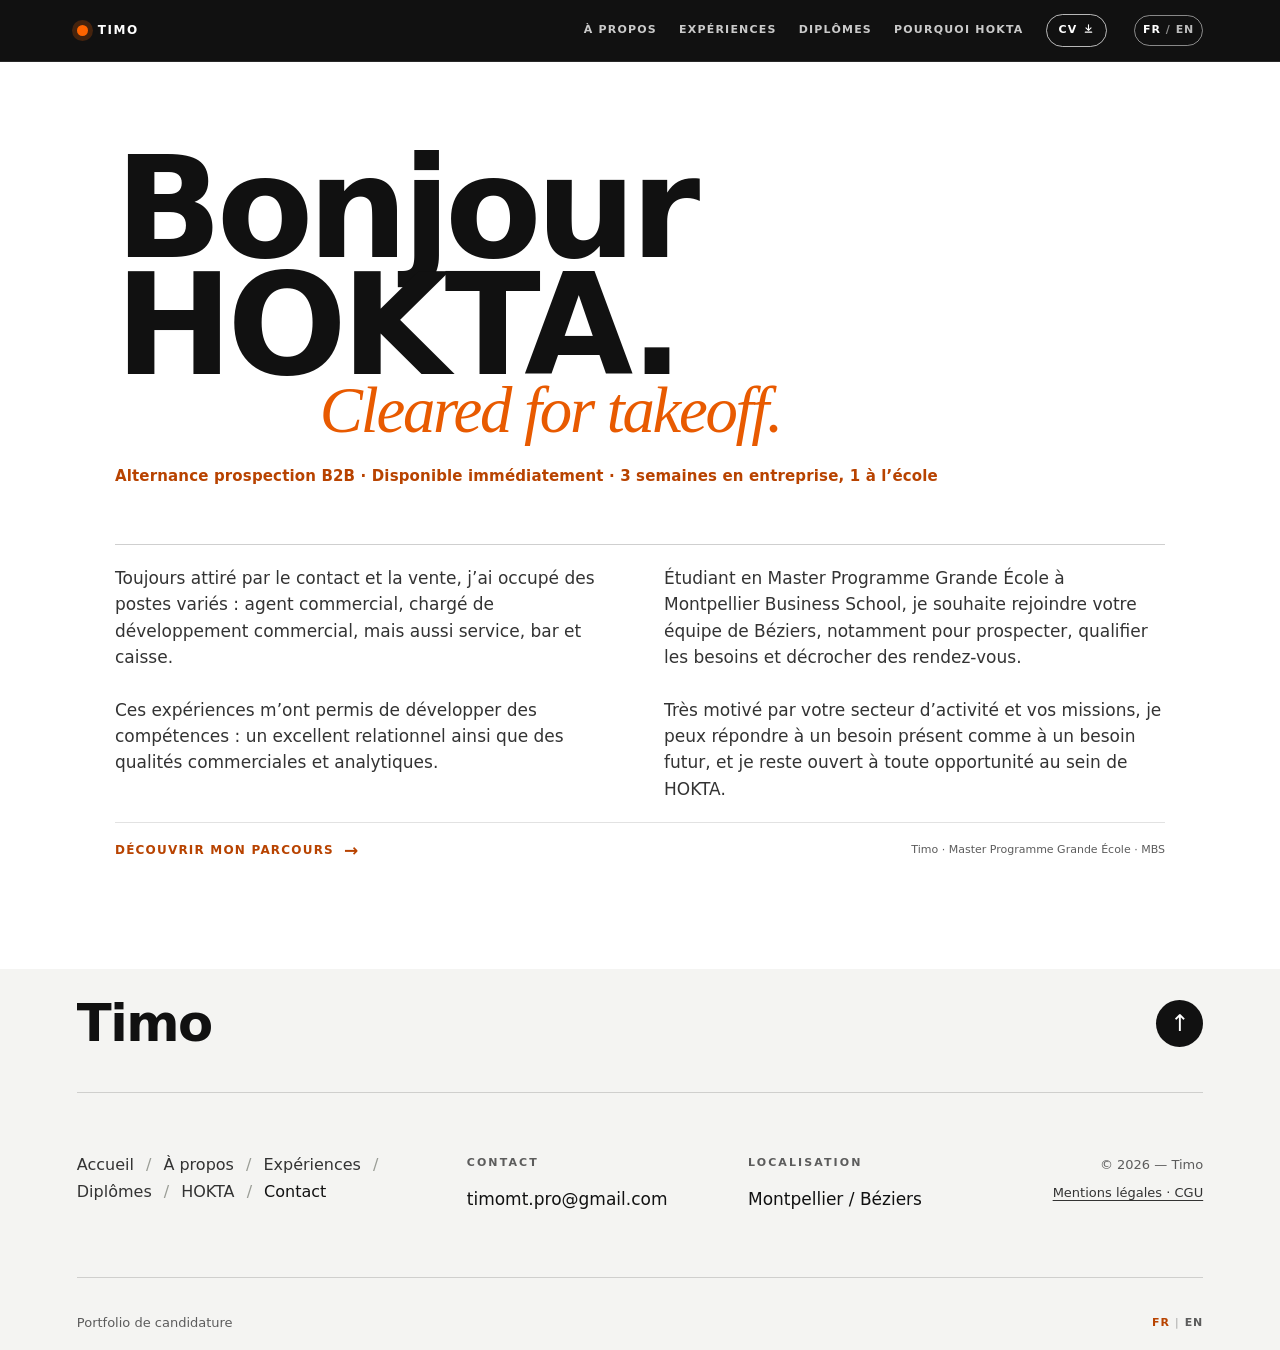
<file: hokta/index.html>
<!doctype html>
<html lang="fr">
<head>
<meta charset="utf-8">
<meta name="viewport" content="width=device-width, initial-scale=1, viewport-fit=cover">
<meta name="theme-color" content="#111111">
<meta name="description" content="Timo — candidature pour l’alternance prospection B2B chez HOKTA, Béziers.">
<meta name="robots" content="noindex">
<meta property="og:type" content="website">
<meta property="og:url" content="https://timomt23.github.io/Portfolio/hokta/">
<meta property="og:title" content="Timo × HOKTA — alternance prospection B2B">
<meta property="og:description" content="Cleared for takeoff : ma candidature pour l’alternance prospection B2B chez HOKTA, à Béziers. Disponible immédiatement.">
<meta property="og:image" content="https://timomt23.github.io/Portfolio/hokta/og.png">
<meta property="og:image:width" content="1200">
<meta property="og:image:height" content="630">
<meta property="og:locale" content="fr_FR">
<meta name="twitter:card" content="summary_large_image">
<title>Bonjour HOKTA — Timo</title>
<link rel="icon" href="data:image/svg+xml,%3Csvg xmlns='http://www.w3.org/2000/svg' viewBox='0 0 32 32'%3E%3Crect width='32' height='32' rx='16' fill='%23111111'/%3E%3Ccircle cx='16' cy='16' r='6' fill='%23FF6400'/%3E%3C/svg%3E">
<style>:root {
  --ink: #111111;
  --paper: #ffffff;
  --lime: #fff1e8;
  --cyan: #f4f4f2;
  --muted: #5c5c5c;
  --line: rgba(17,17,17,.18);
  --serif: Georgia, 'Times New Roman', serif;
  --sans: Inter, ui-sans-serif, system-ui, -apple-system, BlinkMacSystemFont, 'Segoe UI', sans-serif;
}
* { box-sizing: border-box; }
html { scroll-behavior: smooth; }
body { margin: 0; background: var(--paper); color: var(--ink); font-family: var(--sans); font-size: 16px; line-height: 1.5; }
body.dark { background: var(--ink); color: var(--paper); }
a { color: inherit; text-decoration: none; }
button { font: inherit; }
::selection { background: var(--lime); color: var(--ink); }

.site-header { position: absolute; z-index: 5; inset: 0 0 auto; display: flex; align-items: center; justify-content: space-between; width: min(1160px, 88vw); margin: 0 auto; padding: 25px 0; }
.dark .site-header { color: var(--paper); }
.brand { display: inline-flex; align-items: center; gap: 10px; font-size: 12px; font-weight: 800; letter-spacing: .13em; text-transform: uppercase; }
.brand-mark { width: 11px; height: 11px; border-radius: 50%; background: var(--lime); box-shadow: 0 0 0 5px rgba(255,241,232,.14); }
.site-nav { display: flex; align-items: center; gap: 22px; color: #333333; font-size: 11px; font-weight: 800; letter-spacing: .11em; text-transform: uppercase; }
.dark .site-nav { color: #bfc1bb; }
.site-nav a { transition: color .2s ease; }
.site-nav a:hover, .site-nav a:focus-visible, .site-nav a[aria-current="page"] { color: #B84300; }
.dark .site-nav a:hover, .dark .site-nav a:focus-visible, .dark .site-nav a[aria-current="page"] { color: var(--lime); }
.language-toggle { display: inline-flex; align-items: center; gap: 5px; margin-left: 5px; padding: 6px 8px; border: 1px solid rgba(17,17,17,.35); border-radius: 999px; background: transparent; color: #737373; cursor: pointer; font-size: 10px; font-weight: 800; letter-spacing: .08em; }
.dark .language-toggle { border-color: rgba(255,255,255,.36); color: #aeb1a9; }
.language-toggle:hover, .language-toggle:focus-visible { border-color: #B84300; color: #B84300; outline: none; }
.dark .language-toggle:hover, .dark .language-toggle:focus-visible { border-color: var(--lime); color: var(--lime); }
.language-toggle [data-lang-option] { opacity: .48; }
.language-toggle [data-lang-option].is-active { opacity: 1; color: #B84300; }
.dark .language-toggle [data-lang-option].is-active { color: var(--lime); }
.language-separator { opacity: .38; }


.landing { min-height: 100svh; display: grid; place-items: center; padding: 110px 6vw 70px; background: var(--ink); color: var(--paper); }
.landing-inner { width: min(1050px, 100%); }
.landing-kicker { display: flex; align-items: center; gap: 10px; margin-bottom: 33px; color: var(--lime); font-size: 11px; font-weight: 800; letter-spacing: .16em; text-transform: uppercase; }
.landing-kicker::before { content: ''; width: 34px; height: 1px; background: currentColor; }
.landing h1 { max-width: 930px; margin: 0; font-size: clamp(4rem, 11vw, 10.5rem); line-height: .83; letter-spacing: -.04em; font-weight: 800; }
.landing h1 span { display: block; color: var(--lime); font-family: var(--serif); font-size: .46em; font-style: italic; font-weight: 400; letter-spacing: -.035em; transform: translateX(16vw); }
.landing-bottom { display: flex; align-items: end; justify-content: space-between; gap: 40px; margin-top: 74px; padding-top: 20px; border-top: 1px solid rgba(255,255,255,.2); }
.landing-intro { max-width: 390px; margin: 0; color: #d0d0d0; font-size: 17px; }
.landing-meta { display: grid; justify-items: end; gap: 12px; color: #96a09d; font-size: 11px; text-align: right; }
.enter-link, .back-link { display: inline-flex; align-items: center; gap: 10px; color: var(--lime); font-size: 12px; font-weight: 800; letter-spacing: .1em; text-transform: uppercase; }
.enter-link::after { content: '→'; font-size: 17px; line-height: 1; }
.enter-link:hover, .back-link:hover { color: var(--paper); }
.landing-footer { position: absolute; right: 6vw; bottom: 24px; color: #5c5c5c; font-size: 11px; }

.page { min-height: 100svh; padding: 150px 6vw 90px; }
.page-inner { width: min(1120px, 100%); margin: 0 auto; }
.page-head { display: grid; grid-template-columns: minmax(0, 1fr) 280px; gap: 9vw; align-items: end; padding-bottom: 60px; border-bottom: 1px solid var(--line); }
.kicker { margin-bottom: 18px; color: #B84300; font-size: 11px; font-weight: 800; letter-spacing: .16em; text-transform: uppercase; }
.dark .kicker { color: var(--lime); }
.page h1 { max-width: 800px; margin: 0; font-size: clamp(3.4rem, 8vw, 8.7rem); line-height: .84; letter-spacing: -.04em; font-weight: 800; }
.page h1 em { color: #B84300; font-family: var(--serif); font-weight: 400; }
.dark .page h1 em { color: var(--lime); }
.page-lead { margin: 0; color: var(--muted); font-size: 17px; }
.dark .page-lead { color: #b9bccb; }

.about-grid { display: grid; grid-template-columns: 1fr .72fr; gap: 9vw; padding-top: 65px; }
.about-grid h2, .section-title { margin: 0 0 19px; font-size: clamp(2rem, 4.5vw, 4.5rem); line-height: .93; letter-spacing: -.035em; }
.about-grid p { max-width: 640px; color: #333333; font-size: 18px; }
.dark .about-grid p { color: #d0d0d0; }
.quote { margin: 34px 0 0; padding-left: 20px; border-left: 3px solid var(--lime); font-family: var(--serif); font-size: clamp(1.55rem, 3vw, 2.3rem); line-height: 1.04; }
.fact-stack { display: grid; gap: 2px; align-content: start; }
.fact { padding: 22px; background: var(--ink); color: var(--paper); }
.fact:nth-child(2) { background: var(--lime); color: var(--ink); }
.fact .number { display: block; font-size: 3.3rem; line-height: .9; font-weight: 800; letter-spacing: -.035em; }
.fact p { margin: 15px 0 0; color: #d0d0d0; font-size: 15px; }
.fact:nth-child(2) p { color: #B84300; }

.experience-list { display: grid; gap: 2px; margin-top: 60px; }
.experience { background: #f4f4f2; }
.experience:nth-child(2) { background: var(--lime); }
.experience:nth-child(3) { background: var(--cyan); }
.experience:nth-child(4) { background: #ffe8da; }
.experience:nth-child(5) { background: #f4f4f2; }
.experience:nth-child(6) { background: #e6e7ec; }
.experience-toggle { display: grid; grid-template-columns: 90px 1fr 35px; gap: 22px; align-items: center; width: 100%; padding: 24px; border: 0; background: transparent; color: var(--ink); cursor: pointer; text-align: left; }
.experience-toggle:hover, .experience-toggle:focus-visible { background: rgba(17,17,17,.06); outline: none; }
.experience-index { color: rgba(17,17,17,.47); font-size: 11px; font-weight: 800; letter-spacing: .13em; }
.experience-title { font-size: clamp(1.6rem, 3vw, 2.5rem); line-height: .96; letter-spacing: -.03em; font-weight: 800; }
.experience-role { display: block; margin-top: 6px; color: rgba(17,17,17,.64); font-size: 14px; }
.experience-date { display: block; margin-top: 7px; color: rgba(17,17,17,.52); font-size: 11px; font-weight: 800; letter-spacing: .08em; text-transform: uppercase; }
.experience-plus { display: grid; place-items: center; width: 29px; height: 29px; border: 1px solid rgba(17,17,17,.5); border-radius: 50%; font-size: 20px; transition: transform .25s ease; }
.experience[data-open="true"] .experience-plus { transform: rotate(45deg); }
.experience-details { display: none; grid-template-columns: 1fr .7fr; gap: 8vw; padding: 0 24px 30px 136px; }
.experience[data-open="true"] .experience-details { display: grid; }
.experience-details p { max-width: 620px; margin: 0; color: rgba(17,17,17,.72); }
.experience-details ul { margin: 0; padding-left: 19px; color: rgba(17,17,17,.72); }
.experience-details li + li { margin-top: 5px; }
.small-label { color: rgba(17,17,17,.5); font-size: 11px; font-weight: 800; letter-spacing: .12em; text-transform: uppercase; }

.world-layout { display: grid; grid-template-columns: 1fr .7fr; gap: 9vw; padding-top: 65px; }
.route-line { position: relative; display: grid; gap: 0; }
.route-line::before { content: ''; position: absolute; left: 11px; top: 12px; bottom: 13px; width: 1px; background: rgba(17,17,17,.28); }
.route-item { position: relative; display: grid; grid-template-columns: 24px 1fr; gap: 19px; padding-bottom: 42px; }
.route-dot { position: relative; z-index: 1; width: 23px; height: 23px; margin-top: 2px; border: 7px solid var(--paper); border-radius: 50%; background: var(--ink); }
.route-item h2 { margin: 0 0 4px; font-size: 29px; line-height: 1; letter-spacing: -.05em; }
.route-item p { margin: 0; color: #333333; }
.world-note { align-self: end; padding: 28px; background: var(--cyan); }
.world-note strong { display: block; font-family: var(--serif); font-size: 33px; line-height: .98; font-weight: 400; }
.world-note p { margin: 17px 0 0; color: #333333; }

.company-page { background: var(--lime); }
.company-page .page-head { border-color: rgba(17,17,17,.26); }
.company-page .kicker { color: #B84300; }
.company-page .page-lead { color: #B84300; }
.why-grid { display: grid; grid-template-columns: repeat(3, 1fr); gap: 2px; margin-top: 60px; }
.why-card { min-height: 230px; padding: 24px; background: var(--ink); color: var(--paper); }
.why-card h2 { margin: 44px 0 11px; font-size: 25px; line-height: .98; letter-spacing: -.04em; }
.why-card p { margin: 0; color: #d0d0d0; }
.letter { display: grid; grid-template-columns: 1fr .75fr; gap: 9vw; margin-top: 2px; padding: 65px 0 0; }
.letter h2 { margin: 0 0 20px; font-size: clamp(2rem, 4.5vw, 4.5rem); line-height: .92; letter-spacing: -.035em; }
.letter p { max-width: 620px; color: #B84300; font-size: 18px; }
.letter-card { padding: 25px; border: 1px solid rgba(17,17,17,.35); }
.letter-card .label { color: #B84300; font-size: 11px; font-weight: 800; letter-spacing: .13em; text-transform: uppercase; }
.letter-card p { margin: 16px 0 0; font-size: 16px; }

.competence-grid { display: grid; grid-template-columns: repeat(2, 1fr); gap: 2px; margin-top: 60px; }
.competence-card { min-height: 225px; padding: 25px; background: #f4f4f2; }
.competence-card:nth-child(2) { background: var(--cyan); }
.competence-card:nth-child(3) { background: var(--lime); }
.competence-card:nth-child(4) { background: #ffe8da; }
.competence-card .small-label { display: block; color: rgba(17,17,17,.5); }
.competence-card h2 { margin: 42px 0 13px; font-size: clamp(1.7rem, 3vw, 2.7rem); line-height: .95; letter-spacing: -.035em; }
.competence-card p { margin: 0; color: #333333; }
.pill-list { display: flex; flex-wrap: wrap; gap: 8px; margin-top: 18px; }
.pill { padding: 7px 10px; border: 1px solid rgba(17,17,17,.28); border-radius: 999px; color: #333333; font-size: 12px; }
.qualifications { display: grid; grid-template-columns: 1fr .8fr; gap: 9vw; margin-top: 2px; padding-top: 65px; }
.qualifications h2 { margin: 0 0 23px; font-size: clamp(2rem, 4.5vw, 4.5rem); line-height: .92; letter-spacing: -.035em; }
.qualification-list { display: grid; gap: 2px; }
.qualification { display: grid; grid-template-columns: 145px 1fr; gap: 20px; padding: 17px 0; border-top: 1px solid var(--line); }
.qualification:last-child { border-bottom: 1px solid var(--line); }
.qualification-date { color: #B84300; font-size: 11px; font-weight: 800; letter-spacing: .08em; text-transform: uppercase; }
.qualification strong { display: block; font-size: 17px; line-height: 1.1; }
.qualification span { display: block; margin-top: 4px; color: var(--muted); font-size: 14px; }
.language-panel { align-self: end; padding: 25px; background: var(--ink); color: var(--paper); }
.language-panel h3 { margin: 0 0 20px; color: var(--lime); font-size: 22px; letter-spacing: -.04em; }
.language-row { display: flex; justify-content: space-between; gap: 18px; padding: 10px 0; border-top: 1px solid rgba(255,255,255,.2); }
.language-row span:last-child { color: #d0d0d0; text-align: right; }

.page-footer { display: flex; justify-content: space-between; gap: 20px; width: min(1120px, 88vw); margin: 0 auto; padding: 0 0 30px; color: #737373; font-size: 11px; }
.dark .page-footer { color: #737373; }
.page-footer span:last-child { color: #B84300; }
.dark .page-footer span:last-child { color: var(--lime); }

.site-footer { margin-top: 0; padding: 31px 6vw 17px; background: var(--ink); color: var(--paper); }
.site-footer-inner { width: min(1400px, 100%); margin: 0 auto; }
.site-footer-head { display: flex; align-items: flex-start; gap: 20px; min-height: 92px; }
.footer-logo { color: var(--paper); font-size: clamp(2.2rem, 4vw, 4rem); line-height: .9; font-weight: 800; letter-spacing: -.035em; }
.footer-dot { width: 12px; height: 12px; margin: auto 0 6px 4px; border-radius: 50%; background: #B84300; }
.footer-top-button { display: grid; place-items: center; width: 47px; height: 47px; margin-left: auto; border: 0; border-radius: 50%; background: #eeeeec; color: var(--ink); cursor: pointer; font-size: 23px; line-height: 1; }
.footer-top-button:hover, .footer-top-button:focus-visible { background: var(--lime); outline: none; }
.site-footer-rule { height: 1px; background: rgba(255,255,255,.14); }
.site-footer-grid { display: grid; grid-template-columns: minmax(250px, 1.6fr) 1.1fr 1.1fr .8fr; gap: 42px; padding: 62px 0 65px; }
.footer-nav { display: flex; flex-wrap: wrap; align-content: start; gap: 8px 12px; max-width: 370px; color: #c8cac3; font-size: 16px; line-height: 1.2; }
.footer-nav a::after { content: ' /'; color: #6f726c; margin-left: 7px; }
.footer-nav a:last-child::after { content: ''; }
.footer-nav a:hover, .footer-nav a:focus-visible { color: #B84300; outline: none; }
.footer-label { margin-bottom: 15px; color: #7a7a7a; font-size: 11px; font-weight: 800; letter-spacing: .19em; }
.footer-value { color: #dcdcdc; font-size: 17px; }
.footer-value:hover, .footer-value:focus-visible { color: var(--lime); outline: none; }
.footer-copyright { color: #7a7a7a; font-size: 13px; text-align: right; }
.site-footer-bottom { display: flex; align-items: center; justify-content: space-between; gap: 20px; padding-top: 35px; border-top: 1px solid rgba(255,255,255,.14); color: #737373; font-size: 13px; }
.footer-language-toggle { margin: 0; padding: 0; border: 0; border-radius: 0; color: #dcdcdc; font-size: 12px; }
.footer-language-toggle:hover, .footer-language-toggle:focus-visible { border: 0; color: #B84300; }
.footer-language-toggle [data-lang-option].is-active { color: var(--paper); }

@media (max-width: 800px) {
  .site-header { width: 88vw; padding-top: 18px; }
  .site-nav { gap: 9px; font-size: 9px; }
  
  .language-toggle { margin-left: 0; padding: 5px 7px; }
  .landing { padding-inline: 6vw; }
  .landing h1 { font-size: clamp(4rem, 19vw, 8rem); }
  .landing h1 span { transform: translateX(12vw); }
  .landing-bottom, .page-head, .about-grid, .world-layout, .letter { grid-template-columns: 1fr; display: grid; gap: 30px; }
  .landing-bottom { align-items: start; }
  .landing-meta { justify-items: start; text-align: left; }
  .page { padding-top: 125px; }
  .page-head { padding-bottom: 42px; }
  .about-grid, .world-layout, .letter { padding-top: 43px; }
  .experience-toggle { grid-template-columns: 44px 1fr 29px; gap: 14px; padding: 20px 16px; }
  .experience-details { grid-template-columns: 1fr; gap: 22px; padding: 0 16px 25px 74px; }
  .why-grid, .competence-grid { grid-template-columns: 1fr; margin-top: 40px; }
  .why-card { min-height: 175px; }
  .why-card h2 { margin-top: 28px; }
  .qualifications { grid-template-columns: 1fr; gap: 42px; padding-top: 43px; }
  .qualification { grid-template-columns: 120px 1fr; gap: 14px; }
  .page-footer { width: 88vw; }
  .site-footer { padding-inline: 6vw; }
  .site-footer-grid { grid-template-columns: 1fr 1fr; gap: 36px 18px; padding: 43px 0 45px; }
  .footer-nav { grid-column: 1 / -1; }
  .footer-copyright { text-align: left; }
}
@media (prefers-reduced-motion: reduce) { *, *::before, *::after { scroll-behavior: auto !important; animation-duration: .01ms !important; transition-duration: .01ms !important; } }

.page-route[hidden]{display:none}
.user-photo{display:block;min-height:0;margin-top:50px}.user-photo img{position:static;display:block;width:100%;height:auto;max-height:640px;object-fit:cover}
.landing-pitch{margin:14px 0 0;max-width:520px;color:inherit;opacity:.85;font-size:1.02rem;line-height:1.5}.skills-block{padding-top:70px}
.skills-block .section-title{max-width:760px}
.skills-block h2 em{color:#B84300;font-family:var(--serif);font-weight:400}
.skills-lead{max-width:640px;margin:0;color:#333333;font-size:18px}
.skills-block .competence-grid{margin-top:40px}
.language-panel--wide{margin-top:28px;display:grid;grid-template-columns:repeat(2,1fr);column-gap:48px;align-self:auto}
.language-panel--wide h3{grid-column:1/-1}
.qualifications--solo{grid-template-columns:1fr;max-width:900px}
@media (max-width:800px){.language-panel--wide{grid-template-columns:1fr}.skills-block{padding-top:46px}}
@media (max-width:800px){.site-nav{flex-wrap:wrap;justify-content:flex-end;row-gap:6px}.site-header{align-items:flex-start}}
@media (max-width:800px){.landing h1 span{transform:none;margin-left:9vw}}
</style>
<style id="light-theme">
:root{--deep:#B84300;--teal:#B84300}
.brand-mark{background:var(--teal);box-shadow:0 0 0 5px rgba(184,67,0,.14)}
.landing h1 span{color:var(--teal)}
.landing-bottom{border-top-color:rgba(17,17,17,.2)}
.landing-intro,.landing-pitch{color:#333333}
.landing-meta{color:#5c5c5c}
.enter-link,.back-link{color:var(--teal)}.enter-link:hover,.back-link:hover{color:var(--ink)}
.fact,.why-card,.language-panel{background:var(--deep)}
.fact:nth-child(2){background:#fff1e8;color:var(--ink)}
.fact:nth-child(2) p{color:#B84300}
.site-footer{background:#f4f4f2;color:var(--ink)}
.footer-logo{color:var(--ink)}
.footer-dot{background:var(--teal)}
.footer-top-button{background:var(--ink);color:#fff}
.site-footer-rule,.site-footer-bottom{border-color:rgba(17,17,17,.16);background-color:transparent}
.site-footer-rule{background:rgba(17,17,17,.16)}
.footer-nav,.footer-nav a{color:#333333}
.footer-nav a::after{color:#9a9d96}
.footer-nav a:hover,.footer-nav a:focus-visible,.footer-language-toggle:hover,.footer-language-toggle:focus-visible{color:var(--teal)}
.site-footer-bottom,.footer-label,.footer-copyright{color:#5c5c5c}
.site-footer a[href^="mailto"]{color:var(--ink)}
.footer-value{color:var(--ink)}.footer-value:hover,.footer-value:focus-visible{color:var(--teal)}.footer-language-toggle{color:#5c5c5c}.footer-language-toggle [data-lang-option].is-active{color:var(--ink)}.footer-language-toggle [data-lang-option]{color:#737373}.footer-language-toggle [data-lang-option].is-active{color:var(--teal)}
.letter{grid-template-columns:1fr!important;max-width:820px}
.cta-row{display:flex;flex-wrap:wrap;gap:12px;margin:28px 0 0!important}.cta{display:inline-block;padding:14px 22px;border:1px solid #B84300;color:#B84300;font-size:12px;font-weight:800;letter-spacing:.11em;text-transform:uppercase;text-decoration:none}.cta--fill{background:#B84300;color:#fff}.cta:hover,.cta:focus-visible{background:var(--ink);border-color:var(--ink);color:#fff;outline:none}
.site-nav a.nav-cv{padding:7px 12px;border:1px solid currentColor;border-radius:999px;color:#B84300}.site-nav a.nav-cv:hover,.site-nav a.nav-cv:focus-visible{background:#B84300;border-color:#B84300;color:#fff}
.more{margin-top:26px;max-width:640px;border-top:1px solid rgba(17,17,17,.2);border-bottom:1px solid rgba(17,17,17,.2)}
.more summary{display:flex;justify-content:space-between;align-items:center;padding:16px 0;cursor:pointer;list-style:none;font-size:12px;font-weight:800;letter-spacing:.12em;text-transform:uppercase;color:#B84300}
.more summary::-webkit-details-marker{display:none}
.more summary::after{content:'+';font-size:22px;line-height:1;transition:transform .3s ease}
.more[open] summary::after{transform:rotate(45deg)}
.more ul{margin:0;padding:0 0 18px 18px;color:#333333;font-size:16px;line-height:1.7;animation:moreIn .4s ease both}
@keyframes moreIn{from{opacity:0;transform:translateY(-6px)}to{opacity:1;transform:none}}
.js .reveal{opacity:0;transform:translateY(26px);transition:opacity .7s ease,transform .7s cubic-bezier(.2,.7,.2,1);transition-delay:var(--d,0s)}
.js .reveal.is-in{opacity:1;transform:none}
.page-route:not([hidden])>main{animation:pageIn .55s ease both}
@keyframes pageIn{from{opacity:0;transform:translateY(14px)}to{opacity:1;transform:none}}
@media (prefers-reduced-motion:reduce){.js .reveal{opacity:1;transform:none;transition:none}.page-route:not([hidden])>main,.more ul{animation:none}}
.skills-block{padding-top:56px}.skills-block .language-panel--wide{margin-top:0}

.competence-card:nth-child(5){background:#f4f4f2}
.mail-line{margin-top:18px!important;font-size:14px!important;color:#B84300;user-select:all}

.site-header{position:fixed;top:0;left:0;right:0;z-index:15;width:auto;margin:0;padding:calc(14px + env(safe-area-inset-top,0px)) max(6vw,calc((100% - 1160px)/2)) 14px;background:rgba(255,255,255,.94);-webkit-backdrop-filter:blur(10px);backdrop-filter:blur(10px);border-bottom:1px solid rgba(17,17,17,.1)}
.company-page .site-header{background:rgba(255,241,232,.92)}
@media (max-width:800px){.site-header{width:auto;padding-top:calc(12px + env(safe-area-inset-top,0px));padding-bottom:12px}}


/* Cohérence de mise en page */
.landing-bottom{display:grid;grid-template-columns:repeat(2,minmax(0,1fr));gap:20px 48px;align-items:start}
.landing-intro,.landing-pitch{max-width:none;margin:0;font-size:17px;line-height:1.55;opacity:1;color:#333333}
.landing-meta{grid-column:1/-1;display:flex;flex-wrap:wrap;align-items:center;justify-content:space-between;gap:12px;padding-top:18px;border-top:1px solid rgba(17,17,17,.12);text-align:left}
.experience:nth-child(odd),.stack .competence-card:nth-child(odd){background:#f4f4f2}
.experience:nth-child(even),.stack .competence-card:nth-child(even){background:#ffe8da}
@media (max-width:800px){.landing-bottom{grid-template-columns:1fr}}

/* Cartes empilées (page « Pour le poste ») */
.stack{display:grid;margin-top:44px;padding-bottom:6vh}
.stack .competence-card{position:sticky;top:calc(96px + var(--i,0) * 16px);min-height:min(52vh,400px);margin-bottom:22vh;display:flex;flex-direction:column;justify-content:flex-end;padding:clamp(24px,4vw,44px);rotate:var(--r,0deg);box-shadow:0 -14px 40px rgba(17,17,17,.10);transition:rotate .4s ease}
.stack .competence-card:last-child{margin-bottom:0}
.stack .competence-card h2{margin:auto 0 14px;font-size:clamp(2.2rem,5vw,4.4rem);line-height:.92;letter-spacing:-.035em}
.stack .competence-card p{max-width:560px;font-size:clamp(16px,1.6vw,19px)}
.stack .competence-card .small-label{position:absolute;top:clamp(24px,4vw,44px)}
.stack .competence-card:hover{rotate:0deg}
.js .stack .competence-card.reveal,.js .stack .competence-card .reveal{opacity:1;transform:none}
.stack{grid-template-columns:minmax(0,1fr)!important}
@media (max-width:800px){.stack .competence-card{top:calc(88px + var(--i,0) * 12px);min-height:46vh;margin-bottom:16vh}}
@media (prefers-reduced-motion:reduce){.stack .competence-card{transition:none}}

/* Bandeau vert HOKTA */
body .site-header,body.company-page .site-header{background:#B84300;color:#fff;border-bottom-color:rgba(255,255,255,.12)}
.site-header .brand{color:#fff}
.site-header .brand-mark{background:#fff;box-shadow:0 0 0 5px rgba(255,255,255,.18)}
.site-header .site-nav,.site-header .site-nav a{color:rgba(255,255,255,.78)}
.site-header .site-nav a:hover,.site-header .site-nav a:focus-visible,.site-header .site-nav a[aria-current="page"]{color:#fff}
.site-header .site-nav a[aria-current="page"]{text-decoration:underline;text-underline-offset:6px}
.site-header .site-nav a.nav-cv{color:#fff;border-color:rgba(255,255,255,.7)}
.site-header .site-nav a.nav-cv:hover,.site-header .site-nav a.nav-cv:focus-visible{background:#fff;border-color:#fff;color:#B84300}
.site-header .language-toggle{border-color:rgba(255,255,255,.5);color:rgba(255,255,255,.6)}
.site-header .language-toggle [data-lang-option].is-active{color:#fff}
.site-header .language-toggle:hover,.site-header .language-toggle:focus-visible{border-color:#fff;color:#fff}

/* Polish */
html{scrollbar-color:#B84300 #f4f4f2}
::selection{background:#B84300;color:#fff}
a:focus-visible,button:focus-visible,summary:focus-visible{outline:2px solid #B84300;outline-offset:3px}
.site-header a:focus-visible,.site-header button:focus-visible{outline-color:#fff}
.nw{white-space:nowrap;font-weight:inherit;font-style:inherit}
@media (max-width:800px){.nw{white-space:normal}}
.about-grid h2,.section-title,.letter h2,.qualifications h2{letter-spacing:-.04em;text-wrap:balance}
.experience-title,.why-card h2,.competence-card h2,.fit-list .tech-title,.footer-logo{letter-spacing:-.03em}
.landing{min-height:auto;padding-block:150px 110px}
.page{padding-top:130px}
.page-next{display:flex;align-items:baseline;justify-content:space-between;gap:16px;margin-top:72px;padding:28px 0;border-top:1px solid rgba(17,17,17,.16);border-bottom:1px solid rgba(17,17,17,.16);color:#B84300;text-decoration:none}
.page-next-k{font-size:11px;font-weight:800;letter-spacing:.14em;text-transform:uppercase;color:#5c5c5c}
.page-next-t{font-size:clamp(1.4rem,3vw,2.2rem);font-weight:800;letter-spacing:-.03em}
.page-next-t::after{content:"\2192";display:inline-block;margin-left:.4em;transition:transform .25s cubic-bezier(.2,.7,.2,1)}
.page-next:hover .page-next-t::after{transform:translateX(6px)}
.letter{margin-top:56px;padding:clamp(28px,5vw,56px);background:#fff;border-radius:14px;max-width:none!important}
.letter h2{color:#111111}
.letter h2 em{color:#B84300}
.cta{border-radius:999px}
@media (max-width:800px){.landing{padding-block:120px 72px}.page{padding-top:118px}.page-next{margin-top:48px}}
@media (prefers-reduced-motion:reduce){.page-next-t::after{transition:none}}

/* Polish — corrections du contrôle */
.footer-top-button:hover,.footer-top-button:focus-visible{background:#B84300;color:#fff}
.footer-language-toggle [data-lang-option]{opacity:1;color:#5c5c5c}
.footer-language-toggle [data-lang-option].is-active{color:#B84300}
.language-toggle{font-size:11px}
@media (max-width:800px){
  .site-nav{font-size:11px;gap:6px 14px}
  .page-next{flex-direction:column;align-items:flex-start;gap:6px}
}

/* Mentions légales */
.legal-body{display:grid;gap:36px;max-width:72ch;padding-top:48px}
.legal-body h2{margin:0 0 10px;font-size:clamp(1.3rem,2.4vw,1.7rem);letter-spacing:-.03em;color:#111111}
.legal-body p{margin:0 0 10px;color:#333333;font-size:16.5px;line-height:1.65}
.footer-legal{display:inline-block;margin-top:8px;color:#333333;text-decoration:underline;text-underline-offset:3px}
.footer-legal:hover{color:#B84300}

/* Trois cartes HOKTA : une ligne de 3 */
.why-grid{grid-template-columns:repeat(3,minmax(0,1fr))}
@media (max-width:800px){.why-grid{grid-template-columns:1fr}}

/* Section « Vos missions, mes preuves » dans la page HOKTA */
.missions{margin-top:88px}
.missions-title{margin:0 0 14px;font-size:clamp(2rem,4.5vw,4.2rem);line-height:.95;letter-spacing:-.04em;text-wrap:balance}
.missions-title em{color:#B84300;font-family:var(--serif);font-weight:400}
.missions-lead{max-width:60ch;margin:0;color:#333333;font-size:17px}
.missions .stack{margin-top:36px}
@media (max-width:800px){.missions{margin-top:64px}}

.landing{background:var(--paper);color:var(--ink)}
.landing-footer{color:#737373}
.footer-dot{display:none!important}
.dl::after{content:"";display:inline-block;width:1.05em;height:1.05em;margin-left:.45em;vertical-align:-.15em;background:currentColor;-webkit-mask:url("data:image/svg+xml,%3Csvg xmlns='http://www.w3.org/2000/svg' viewBox='0 0 24 24' fill='none' stroke='black' stroke-width='2.4' stroke-linecap='round' stroke-linejoin='round'%3E%3Cpath d='M12 4v12M6.5 10.5 12 16l5.5-5.5M5 20h14'/%3E%3C/svg%3E") center/contain no-repeat;mask:url("data:image/svg+xml,%3Csvg xmlns='http://www.w3.org/2000/svg' viewBox='0 0 24 24' fill='none' stroke='black' stroke-width='2.4' stroke-linecap='round' stroke-linejoin='round'%3E%3Cpath d='M12 4v12M6.5 10.5 12 16l5.5-5.5M5 20h14'/%3E%3C/svg%3E") center/contain no-repeat}
.closing-row{margin-top:48px!important}
/* Contact : appel d’abord */
.landing-facts{margin:28px 0 0;color:#B84300;font-size:15px;font-weight:700;letter-spacing:.01em}
.contact-row,.cta-row{display:flex;flex-wrap:wrap;align-items:center;gap:12px;margin-top:22px}
.contact-row .cta,.cta-row .cta{min-height:48px;display:inline-flex;align-items:center}
.mail-text{display:inline-flex;align-items:center;gap:8px;color:#333333;font-size:15px}
.mail-addr{user-select:all}
.mail-copy{min-height:44px;padding:0 4px;border:0;background:none;color:#B84300;font:inherit;font-size:13px;font-weight:700;text-decoration:underline;text-underline-offset:3px;cursor:pointer}
.mail-copy:hover,.mail-copy:focus-visible{color:#111111}
.cv-link{margin:18px 0 0!important;font-size:15px!important}
.cv-link a{display:inline-flex;align-items:center;min-height:44px;color:#B84300;text-decoration:underline;text-underline-offset:4px}
.landing-bottom{margin-top:56px}
.lang-title{margin:0 0 20px;color:var(--lime);font-size:22px;letter-spacing:-.03em;grid-column:1/-1}
.fact .number sup{font-size:.45em;vertical-align:super;letter-spacing:0}
html[lang="en"] [data-legal="fr"],html[lang="fr"] [data-legal="en"]{display:none}
.contact-bar{display:none}
@media (max-width:800px){
  /* En-tête sur une ligne, liens défilants avec cible de 44 px */
  .site-header{flex-wrap:nowrap;gap:12px;padding-top:calc(4px + env(safe-area-inset-top,0px));padding-bottom:4px}
  .site-nav{flex-wrap:nowrap!important;overflow-x:auto;scrollbar-width:none;justify-content:flex-start!important;gap:0 4px!important;min-width:0;-webkit-mask-image:linear-gradient(90deg,#000 88%,transparent);mask-image:linear-gradient(90deg,#000 88%,transparent)}
  .site-nav::-webkit-scrollbar{display:none}
  .site-nav a{flex:0 0 auto;display:inline-flex;align-items:center;min-height:44px;padding:0 8px;white-space:nowrap}
  .site-nav a.nav-cv{min-height:34px;margin:5px 4px}
  .site-header .language-toggle{flex:0 0 auto;min-height:44px;margin-right:8px}
  .footer-nav a{display:inline-flex;align-items:center;min-height:44px}
  .footer-language-toggle{min-height:44px}
  .enter-link{min-height:44px}
  .contact-row .mail-text{flex-basis:100%}
  /* Barre de contact fixe */
  .contact-bar{position:fixed;left:0;right:0;bottom:0;z-index:16;display:grid;grid-template-columns:1fr 1fr;gap:1px;background:rgba(255,255,255,.25);padding-bottom:env(safe-area-inset-bottom,0px);box-shadow:0 -6px 24px rgba(17,17,17,.18)}
  .contact-bar a{display:flex;align-items:center;justify-content:center;min-height:54px;background:#B84300;color:#fff;font-size:13px;font-weight:800;letter-spacing:.1em;text-transform:uppercase}
  .contact-bar a.contact-bar-mail{background:#174a46}
}
/* Contraste des petites étiquettes */
.experience-index{color:rgba(17,17,17,.68)}
.experience-date{color:rgba(17,17,17,.68)}
.small-label,.competence-card .small-label{color:rgba(17,17,17,.68)}
.site-header .language-toggle{color:rgba(255,255,255,.85)}
.site-header .language-toggle [data-lang-option]{opacity:1;color:rgba(255,255,255,.72)}
.site-header .language-toggle [data-lang-option].is-active{color:#fff}
.site-header .language-separator{opacity:.6}
.copied-toast{position:fixed;left:50%;bottom:calc(76px + env(safe-area-inset-bottom,0px));transform:translateX(-50%);z-index:30;padding:10px 16px;border-radius:999px;background:#111111;color:#fff;font-size:14px;font-weight:700}
@media (min-width:801px){.copied-toast{bottom:28px}}

/* Identité Instadrone : noir, orange, blanc */
body .site-header,body.company-page .site-header{background:#111111!important;border-bottom-color:rgba(255,255,255,.1)}
.site-header .site-nav a[aria-current="page"]{text-decoration-color:#FF6400;text-decoration-thickness:2px}
.site-header .brand-mark{background:#FF6400;box-shadow:0 0 0 5px rgba(255,100,0,.22)}
.site-header .site-nav a.nav-cv:hover,.site-header .site-nav a.nav-cv:focus-visible{background:#FF6400;border-color:#FF6400;color:#111}
.landing h1 span,.page h1 em,.letter h2 em,.missions-title em{color:#E85A00}
.fact,.why-card,.language-panel{background:#111111}
.lang-title{color:#FF6400}
.why-card h2{color:#fff}
.cta--fill{background:#B84300;border-color:#B84300}
.cta--fill:hover,.cta--fill:focus-visible{background:#111;border-color:#111}
html{scrollbar-color:#B84300 #f4f4f2}
::selection{background:#FF6400;color:#111}
.footer-top-button:hover,.footer-top-button:focus-visible{background:#FF6400;color:#111}
</style>
<script>document.documentElement.classList.add("js")</script>
<noscript><style>.page-route[data-route="home"]{display:block!important}.js .reveal{opacity:1}</style></noscript>
</head>
<body>
<header class="site-header" data-gated-content>
    <a class="brand" href="#/"><span class="brand-mark"></span>Timo</a>
    <nav class="site-nav" aria-label="Navigation principale" data-i18n-aria="aria_nav_main">
      <a href="#/parcours" data-i18n="nav_about">À propos</a>
      <a href="#/experiences" data-i18n="nav_experiences">Expériences</a>
      <a href="#/diplomes" data-i18n="nav_skills">Diplômes</a>
      <a href="#/hokta" data-i18n="nav_loopstr">Pourquoi HOKTA</a>
      <a class="nav-cv dl" href="CV-Timo-Marguerat-Trichard.pdf" data-cv target="_blank" rel="noopener" data-i18n="nav_cv">CV</a>
      <button class="language-toggle" type="button" data-lang-toggle aria-label="Passer en anglais" aria-pressed="false"><span data-lang-option="fr">FR</span><span class="language-separator">/</span><span data-lang-option="en">EN</span></button>
    </nav>
  </header>
<div class="page-route" data-route="home" hidden><main class="landing" data-gated-content>
    <div class="landing-inner">
      <h1 data-i18n-html="landing_title">Bonjour HOKTA.<span>Cleared for takeoff.</span></h1>
      <p class="landing-facts" data-i18n="landing_facts">Alternance prospection B2B · Disponible immédiatement · 3 semaines en entreprise, 1 à l’école</p>
      <div class="landing-bottom">
        <p class="landing-intro" data-i18n-html="landing_restau">Toujours attiré par le contact et la vente, j’ai occupé des postes variés : agent commercial, chargé de développement commercial, mais aussi service, bar et caisse.<br><br>Ces expériences m’ont permis de développer des compétences : un excellent relationnel ainsi que des qualités commerciales et analytiques.</p>
        <p class="landing-pitch" data-i18n-html="landing_pitch">Étudiant en Master Programme Grande École à Montpellier Business School, je souhaite rejoindre votre équipe de Béziers, notamment pour prospecter, qualifier les besoins et décrocher des rendez-vous.<br><br>Très motivé par votre secteur d’activité et vos missions, je peux répondre à un besoin présent comme à un besoin futur, et je reste ouvert à toute opportunité au sein de HOKTA.</p>
        <div class="landing-meta">
          <a class="enter-link" href="#/parcours" data-i18n="landing_enter">Découvrir mon parcours</a>
          <span data-i18n="landing_meta">Timo · Master Programme Grande École · MBS</span>
        </div>
      </div>
    </div>
  </main></div>
<div class="page-route" data-route="parcours" hidden><main class="page">
    <div class="page-inner">
      <div class="page-head">
        <div>
          <h1 data-i18n-html="about_title">Grandi à l’international, <em>curieux de tout.</em></h1>
        </div>
      </div>

      <div class="about-grid">
        <div>
          <p data-i18n="about_p1">J’ai grandi entre plusieurs pays, la Suisse, l’Afrique du Sud et le Japon. Changer régulièrement d’école, de langue et de repères m’a appris à m’adapter vite, à être polyvalent et à aller vers les autres. Ce sont des qualités que je retrouve dans les métiers commerciaux, où l’on échange avec des interlocuteurs très différents, du terrain à la direction.</p>
          <p data-i18n="about_p2">Depuis mes 17 ans, j’ai toujours travaillé en parallèle de mes études, d’abord avec des petits boulots, puis en alternance. Cette organisation m’a donné le sens des responsabilités et l’habitude de mener plusieurs choses de front. J’y ai aussi appris que la théorie prend tout son sens quand on la met en pratique.</p>
          <details class="more">
            <summary data-i18n="more_sum">Au-delà du CV</summary>
            <ul>
              <li data-i18n="more_1">1ʳᵉ place au concours d’éloquence IDRAC Montpellier 2025</li>
              <li data-i18n="more_2">Sport : cross-training, natation, course à pied, randonnée</li>
              <li data-i18n="more_3">Lecture de biographies, presse internationale et économique</li>
            </ul>
          </details>
        </div>
        <div class="fact-stack">
          <div class="fact"><span class="number">7+</span><p data-i18n="about_fact1">années dans des environnements professionnels très différents.</p></div>
          <div class="fact"><span class="number">10</span><p data-i18n="about_fact2">ans à l’étranger, entre la Suisse, l’Afrique du Sud et le Japon.</p></div>
        </div>
      </div>

      <div class="skills-block">
        <aside class="language-panel language-panel--wide">
          <h2 class="lang-title" data-i18n="comp_lang_title">Langues</h2>
          <div class="language-row"><span data-i18n="comp_lang_fr">Français</span><span data-i18n="comp_lang_fr_level">Langue maternelle</span></div>
          <div class="language-row"><span data-i18n="comp_lang_en">Anglais</span><span data-i18n="comp_lang_en_level">Bilingue · parcours international</span></div>
          <div class="language-row"><span data-i18n="comp_lang_es">Espagnol</span><span data-i18n="comp_lang_es_level">B2 · intermédiaire avancé</span></div>
          <div class="language-row"><span data-i18n="comp_lang_pt">Portugais</span><span data-i18n="comp_lang_pt_level">A2 · notions</span></div>
        </aside>
      </div>
    </div>
  </main></div>
<div class="page-route" data-route="experiences" hidden><main class="page">
    <div class="page-inner">
      <div class="page-head">
        <div>
          <h1 data-i18n-html="exp_title">Quelques expériences, <em>et ce qu’elles m’ont appris.</em></h1>
        </div>
      </div>

      <div class="experience-list">
        <article class="experience" data-open="true">
          <button class="experience-toggle" type="button" aria-expanded="true">
            <span class="experience-index">01</span>
            <span><span class="experience-title" data-i18n="exp1_title">DSA Automobile</span><span class="experience-role" data-i18n="exp1_role">Prospection · qualification · négociation</span><span class="experience-date" data-i18n="exp1_date">Mars 2026 – Juillet 2026</span></span>
            <span class="experience-plus" aria-hidden="true">+</span>
          </button>
          <div class="experience-details">
            <div><span class="small-label" data-i18n="exp1_label">Ce que j’y ai fait</span><p data-i18n="exp1_desc">J’ai assuré le suivi des mandats, de la prospection à la coordination entre vendeurs et acheteurs : appels, qualification des demandes, relances et négociation jusqu’à la vente. J’ai appris à gérer plusieurs dossiers en parallèle sans perdre la prochaine étape.</p></div>
            <ul><li data-i18n="exp1_li1">Jusqu’à 40 mandats en gestion</li><li data-i18n="exp1_li2">Prospection, qualification et relances</li><li data-i18n="exp1_li3">Négociation bilatérale jusqu’à la vente</li></ul>
          </div>
        </article>
        <article class="experience" data-open="false">
          <button class="experience-toggle" type="button" aria-expanded="false">
            <span class="experience-index">02</span>
            <span><span class="experience-title" data-i18n="exp2_title">Ma micro-entreprise</span><span class="experience-role" data-i18n="exp2_role">Entrepreneuriat · coordination · hospitalité</span><span class="experience-date" data-i18n="exp2_date">Octobre 2025 – Aujourd’hui</span></span>
            <span class="experience-plus" aria-hidden="true">+</span>
          </button>
          <div class="experience-details">
            <div><span class="small-label" data-i18n="exp2_label">Ce que cela raconte de moi</span><p data-i18n="exp2_desc">J’ai créé ma micro-entreprise pour donner un cadre à une activité qui me ressemble. Mes expériences dans la restauration m’ont donné des repères sur le marché, les produits et les fournisseurs, ainsi qu’une compréhension du cadre légal et fiscal du secteur. J’interviens comme chef de rang et maître d’hôtel, et je mobilise ces acquis dans des missions de conseil, de coordination et d’organisation d’événements, en continuant à apprendre sur le terrain.</p></div>
            <div><span class="small-label" data-i18n="exp2_clients_label">Clients</span><ul style="margin-top:8px"><li>Les Savouries</li><li>Audrey Traiteur</li><li>Arlett</li><li>Nicolas Traiteur</li><li>Brasserie Chez Raoul</li><li>Montbleu</li></ul></div>
          </div>
        </article>
        <article class="experience" data-open="false">
          <button class="experience-toggle" type="button" aria-expanded="false">
            <span class="experience-index">03</span>
            <span><span class="experience-title" data-i18n="exp3_title">Arlett Café</span><span class="experience-role" data-i18n="exp3_role">Alternance · Gestion, comptabilité &amp; reporting</span><span class="experience-date" data-i18n="exp3_date">Septembre 2024 – Septembre 2025</span></span>
            <span class="experience-plus" aria-hidden="true">+</span>
          </button>
          <div class="experience-details">
            <div><span class="small-label" data-i18n="exp3_label">Ce que j’y ai fait</span><p data-i18n="exp3_desc">Assistant de direction en alternance, j’ai participé au montage du coffee shop : choix et paramétrage du système de caisse (Square, SumUp, Tickets Restaurant, Zervant) et structuration des outils de gestion. J’ai ensuite tenu le suivi comptable mensuel (rapprochements fournisseurs, contrôle de caisse, éléments de clôture) et mis en place un reporting sous Excel pour piloter l’activité et les coûts.</p></div>
            <ul><li data-i18n="exp3_li1">Montage du projet et outils de caisse</li><li data-i18n="exp3_li2">Suivi comptable et éléments de clôture</li><li data-i18n="exp3_li3">Reporting Excel et suivi budgétaire</li></ul>
          </div>
        </article>
        <article class="experience" data-open="false">
          <button class="experience-toggle" type="button" aria-expanded="false">
            <span class="experience-index">04</span>
            <span><span class="experience-title" data-i18n="exp4_title">Atelier du Ride</span><span class="experience-role" data-i18n="exp4_role">Alternance · Chargé de développement commercial</span><span class="experience-date" data-i18n="exp4_date">Octobre 2023 – Juillet 2024</span></span>
            <span class="experience-plus" aria-hidden="true">+</span>
          </button>
          <div class="experience-details">
            <div><span class="small-label" data-i18n="exp4_label">Ce que j’y ai fait</span><p data-i18n="exp4_desc">Analyse et validation des devis B2B et B2C, contrôle de la rentabilité des commandes, gestion des commandes en ligne et suivi de la relation client, rédaction des CGV. En parallèle, la réparation de matériel de glisse (surf, foil, kitesurf, windsurf, wingfoil) a renforcé ma connaissance des produits.</p></div>
            <ul><li data-i18n="exp4_li1">Devis et rentabilité B2B / B2C</li><li data-i18n="exp4_li2">Commandes en ligne et relation client</li><li data-i18n="exp4_li3">Rédaction des CGV</li></ul>
          </div>
        </article>
        <article class="experience" data-open="false">
          <button class="experience-toggle" type="button" aria-expanded="false">
            <span class="experience-index">05</span>
            <span><span class="experience-title" data-i18n="exp4_title">Atelier du Ride</span><span class="experience-role" data-i18n="exp4b_role">Alternance · Chargé de communication</span><span class="experience-date" data-i18n="exp4b_date">Octobre 2022 – Août 2023</span></span>
            <span class="experience-plus" aria-hidden="true">+</span>
          </button>
          <div class="experience-details">
            <div><span class="small-label" data-i18n="exp4_label">Ce que j’y ai fait</span><p data-i18n="exp4b_desc">Création de supports commerciaux, animation des réseaux sociaux et participation à l’organisation d’événements. En parallèle, la réparation de matériel de kitesurf a renforcé ma connaissance des produits et des attentes de nos clients, me permettant de gagner en autonomie dans les missions commerciales.</p></div>
            <ul><li data-i18n="exp4b_li1">Supports commerciaux</li><li data-i18n="exp4b_li2">Animation des réseaux sociaux</li><li data-i18n="exp4b_li3">Organisation d’événements</li></ul>
          </div>
        </article>
        <article class="experience" data-open="false">
          <button class="experience-toggle" type="button" aria-expanded="false">
            <span class="experience-index">06</span>
            <span><span class="experience-title" data-i18n="exp5_title">Garçon de café · Chez Bruno</span><span class="experience-role" data-i18n="exp5_role">Accueil · conseil · vente · caisse</span><span class="experience-date" data-i18n="exp5_date">Septembre 2019 – Avril 2022</span></span>
            <span class="experience-plus" aria-hidden="true">+</span>
          </button>
          <div class="experience-details">
            <div><span class="small-label" data-i18n="exp5_label">Ce que j’y ai fait</span><p data-i18n="exp5_desc">Un job étudiant, tous les dimanches : une première expérience très concrète au contact du public, entre service, vente et gestion du quotidien. J’y ai appris à accueillir avec attention, à conseiller rapidement et à garder le sens du détail, même quand le rythme s’accélère.</p></div>
            <ul><li data-i18n="exp5_li1">Accueil et conseil de la clientèle</li><li data-i18n="exp5_li2">Vente et mise en valeur des produits</li><li data-i18n="exp5_li3">Gestion de la caisse et de l’espace de vente</li></ul>
          </div>
        </article>
      </div>
    </div>
  </main></div>
<div class="page-route" data-route="diplomes" hidden><main class="page">
    <div class="page-inner">
      <div class="page-head">
        <div>
          <h1 data-i18n-html="dip_title">Ce que j’ai <em>appris et validé.</em></h1>
        </div>
        <p class="page-lead" data-i18n="dip_lead">Du Bachelor au Master Programme Grande École, en passant par des certifications de secourisme et de sauvetage.</p>
      </div>

      <div class="qualifications qualifications--solo">
        <div>
          <div class="qualification-list">
            <div class="qualification"><div class="qualification-date" data-i18n="comp_mbs_date">2026 – 2028</div><div><strong data-i18n="comp_mbs_title">Master Programme Grande École</strong><span data-i18n="comp_mbs_school">Montpellier Business School</span></div></div>
            <div class="qualification"><div class="qualification-date" data-i18n="comp_b3_date">2024 – 2025</div><div><strong data-i18n="comp_b3_title">Bachelor 3 Marketing & Gestion · option finance</strong><span data-i18n="comp_b3_school">IDRAC Business School · Montpellier</span></div></div>
            <div class="qualification"><div class="qualification-date" data-i18n="comp_b2_date">2023 – 2024</div><div><strong data-i18n="comp_b2_title">Bachelor 2 Commerce international</strong><span data-i18n="comp_b2_school">PPA Business School · Paris</span></div></div>
            <div class="qualification"><div class="qualification-date" data-i18n="comp_b1_date">2022 – 2023</div><div><strong data-i18n="comp_b1_title">Bachelor 1 Marketing & communication dans le sport</strong><span data-i18n="comp_b1_school">PPA Sport · Paris</span></div></div>
            <div class="qualification"><div class="qualification-date" data-i18n="comp_cert_date1">Avril 2021</div><div><strong data-i18n="comp_cert_title1">BNSSA</strong><span data-i18n="comp_cert_school1">Brevet national de sécurité et de sauvetage aquatique</span></div></div>
            <div class="qualification"><div class="qualification-date" data-i18n="comp_cert_date2">Septembre 2019</div><div><strong data-i18n="comp_cert_title2">PSE1</strong><span data-i18n="comp_cert_school2">Premiers secours en équipe · Protection Civile de Paris</span></div></div>
          </div>
          <h2 class="tech-title" data-i18n="tech_title" style="margin-top:56px">Compétences &amp; appétences</h2>
          <div class="qualification-list">
            <div class="qualification"><div class="qualification-date" data-i18n="tech_date1">Commercial</div><div><strong data-i18n="tech_title1">Prospecter et convaincre</strong><span data-i18n="tech_desc1">Prospection et relances téléphoniques, qualification des demandes, devis B2B et B2C, négociation jusqu’à la vente.</span></div></div>
            <div class="qualification"><div class="qualification-date" data-i18n="tech_date3">Outils</div><div><strong data-i18n="tech_title3">Au quotidien</strong><span data-i18n="tech_desc3">Excel, Pack Office, Google Workspace, ChatGPT et Claude, WordPress, Shopify, Canva.</span></div></div>
            <div class="qualification"><div class="qualification-date" data-i18n="tech_date5">Relationnel</div><div><strong data-i18n="tech_title5">Accueil, conseil, échange</strong><span data-i18n="tech_desc5">Plusieurs années au contact des clients, en salle comme en vente. 1ʳᵉ place au concours d’éloquence IDRAC Montpellier 2025.</span></div></div>
            <div class="qualification"><div class="qualification-date" data-i18n="tech_date4">Appétences</div><div><strong data-i18n="tech_title4">Ce qui me motive</strong><span data-i18n="tech_desc4">Les technologies qui transforment les métiers, de l’IA aux drones, et l’envie de bien comprendre un produit avant d’en parler.</span></div></div>
          </div>
        </div>
      </div>
    </div>
  </main></div>
<div class="page-route" data-route="hokta" hidden><main class="page">
    <div class="page-inner">
      <div class="page-head">
        <div>
          <h1 data-i18n-html="loop_title">Ce qui m’attire chez <em>HOKTA.</em></h1>
        </div>
      </div>

      <div class="why-grid">
        <article class="why-card"><h2 data-i18n="loop_card1_title">Une tech qui se montre.</h2><p data-i18n="loop_card1_p">Des drones et des stations automatisées qui surveillent de vrais sites : un produit concret, qu’on a envie de présenter au téléphone puis en démonstration.</p></article>
        <article class="why-card"><h2 data-i18n="loop_card2_title">Des interlocuteurs variés.</h2><p data-i18n="loop_card2_p">Industriels, collectivités, gestionnaires d’espaces naturels : apprendre à parler à un directeur d’exploitation comme à un élu, c’est exactement ce que je veux travailler.</p></article>
        <article class="why-card"><h2 data-i18n="loop_card3_title">Un rôle où l’on voit le résultat.</h2><p data-i18n="loop_card3_p">Chaque appel peut devenir un rendez-vous, chaque rendez-vous une démonstration. J’aime ce lien direct entre l’effort et le résultat.</p></article>
      </div>
      <div class="cta-row closing-row"><a class="cta cta--fill" data-mail href="mailto:timomt.pro@gmail.com?subject=Candidature%20alternance%20prospection%20B2B%20%E2%80%94%20Timo%20Marguerat-Trichard" data-i18n="cta_mail">M’écrire</a><a class="cta dl" href="CV-Timo-Marguerat-Trichard.pdf" data-cv target="_blank" rel="noopener" data-i18n="cta_cv_link">Télécharger mon CV</a></div>
    </div>
  </main></div>

<div class="page-route" data-route="mentions" hidden><main class="page">
    <div class="page-inner legal" lang="fr" data-legal="fr">
      <div class="page-head">
        <div><h1>Mentions légales <em>et conditions d’utilisation.</em></h1></div>
        <p class="page-lead">Dernière mise à jour : 26 octobre 2026.</p>
      </div>
      <div class="legal-body">
        <section><h2>Éditeur</h2><p>Timo Marguerat-Trichard, particulier, également directeur de la publication.<br>Contact : timomt.pro@gmail.com.</p></section>
        <section><h2>Hébergement</h2><p>GitHub, Inc. (service GitHub Pages), 88 Colin P. Kelly Jr. Street, San Francisco, CA 94107, États-Unis.</p></section>
        <section><h2>Objet du site</h2><p>Ce site personnel présente la candidature de Timo Marguerat-Trichard à une alternance au sein de HOKTA. Il a une vocation uniquement informative. Son accès est libre et gratuit ; son contenu peut être modifié ou retiré à tout moment.</p></section>
        <section><h2>Propriété intellectuelle</h2><p>Les textes, la mise en page et le CV sont la propriété de leur auteur. Leur reproduction en dehors du cadre de l’examen de cette candidature nécessite son accord.</p><p>Les noms d’entreprises et d’établissements cités (dont HOKTA, d’anciens employeurs et clients) appartiennent à leurs titulaires. Ils sont mentionnés à titre purement descriptif et n’impliquent ni partenariat ni approbation de leur part. Ce site n’est pas un site officiel de HOKTA.</p></section>
        <section><h2>Données personnelles</h2><p>Le site ne comporte aucun formulaire, aucun cookie publicitaire et aucun outil de mesure d’audience. Seule votre préférence de langue (FR / EN) est enregistrée dans votre navigateur ; elle n’est transmise à personne et vous pouvez l’effacer à tout moment depuis les réglages de votre navigateur.</p><p>L’hébergeur peut conserver des journaux techniques, dont votre adresse IP, pour assurer la sécurité et le fonctionnement du service, selon sa propre politique de confidentialité.</p><p>Les informations personnelles présentes sur le site (parcours, coordonnées, CV) sont publiées par leur auteur lui-même dans le cadre de sa candidature. Pour toute question ou pour exercer vos droits prévus par le RGPD, écrivez à timomt.pro@gmail.com. Vous pouvez aussi adresser une réclamation à la CNIL (cnil.fr).</p></section>
        <section><h2>Responsabilité et liens</h2><p>Les informations sont fournies de bonne foi et peuvent évoluer. Les liens vers des sites extérieurs sont proposés pour information ; leur contenu ne relève pas de l’éditeur.</p></section>
        <section><h2>Droit applicable</h2><p>Le présent site et ces conditions sont soumis au droit français.</p></section>
      </div>
    </div>
  
    <div class="page-inner legal" lang="en" data-legal="en">
      <div class="page-head">
        <div><h1>Legal notice <em>and terms of use.</em></h1></div>
        <p class="page-lead">Last updated: 26 October 2026.</p>
      </div>
      <div class="legal-body">
        <section><h2>Publisher</h2><p>Timo Marguerat-Trichard, private individual, also responsible for the publication.<br>Contact: timomt.pro@gmail.com.</p></section>
        <section><h2>Hosting</h2><p>GitHub, Inc. (GitHub Pages service), 88 Colin P. Kelly Jr. Street, San Francisco, CA 94107, United States.</p></section>
        <section><h2>Purpose of the site</h2><p>This personal site presents Timo Marguerat-Trichard’s application for a work-study position at HOKTA. It is for information only. Access is free; its content may be changed or removed at any time.</p></section>
        <section><h2>Intellectual property</h2><p>The texts, layout and CV belong to their author. Reproducing them outside the review of this application requires his consent.</p><p>Company and venue names mentioned (including HOKTA, former employers and clients) belong to their owners. They are cited for descriptive purposes only and imply no partnership or endorsement. This is not an official HOKTA website.</p></section>
        <section><h2>Personal data</h2><p>The site has no forms, no advertising cookies and no audience measurement. Only your language preference (FR / EN) is stored in your browser; it is shared with no one and you can clear it at any time in your browser settings.</p><p>The host may keep technical logs, including your IP address, to keep the service secure and running, under its own privacy policy.</p><p>The personal information on this site (background, contact details, CV) is published by its author as part of his application. For any question or to exercise your GDPR rights, write to timomt.pro@gmail.com. You may also complain to the CNIL (cnil.fr).</p></section>
        <section><h2>Liability and links</h2><p>Information is provided in good faith and may change. Links to external sites are given for information; their content is not the publisher’s responsibility.</p></section>
        <section><h2>Governing law</h2><p>This site and these terms are governed by French law.</p></section>
      </div>
    </div>
  </main></div>

<footer class="site-footer" data-gated-content><div class="site-footer-inner"><div class="site-footer-head"><a class="footer-logo" href="#/">Timo</a><span class="footer-dot" aria-hidden="true"></span><button class="footer-top-button" type="button" data-top aria-label="Retour en haut" data-i18n-aria="aria_top">↑</button></div><div class="site-footer-rule"></div><div class="site-footer-grid"><nav class="footer-nav" aria-label="Navigation secondaire" data-i18n-aria="aria_nav_secondary"><a href="#/" data-i18n="nav_home">Accueil</a><a href="#/parcours" data-i18n="nav_about">À propos</a><a href="#/experiences" data-i18n="nav_experiences">Expériences</a><a href="#/diplomes" data-i18n="nav_skills">Diplômes</a><a href="#/hokta" data-i18n="footer_application">HOKTA</a><a href="mailto:timomt.pro@gmail.com" data-i18n="footer_contact">Contact</a></nav><div><div class="footer-label" data-i18n="footer_email_label">CONTACT</div><a class="footer-value" href="mailto:timomt.pro@gmail.com">timomt.pro@gmail.com</a></div><div><div class="footer-label" data-i18n="footer_location_label">LOCALISATION</div><span class="footer-value" data-i18n="footer_location_value">Montpellier / Béziers</span></div><div class="footer-copyright"><span data-i18n="footer_copyright">© 2026 — Timo</span><br><a class="footer-legal" href="#/mentions" data-i18n="footer_legal">Mentions légales · CGU</a></div></div><div class="site-footer-bottom"><span data-i18n="footer_portfolio">Portfolio de candidature</span><button class="language-toggle footer-language-toggle" type="button" data-lang-toggle aria-label="Passer en anglais" aria-pressed="false"><span data-lang-option="fr">FR</span><span class="language-separator"> | </span><span data-lang-option="en">EN</span></button></div></div></footer>
<script id="site-edits" type="application/json">{"fr": {}, "en": {}}</script>
<script>(() => {
  document.querySelectorAll('.experience').forEach((card, i) => {
    const button = card.querySelector('.experience-toggle');
    const panel = card.querySelector('.experience-details');
    if (!button || !panel) return;
    const startOpen = card.getAttribute('aria-expanded') === 'true' || card.dataset.open === 'true';
    card.removeAttribute('aria-expanded');
    panel.id = panel.id || 'experience-panel-' + (i + 1);
    button.setAttribute('aria-controls', panel.id);
    const set = (open) => {
      card.dataset.open = String(open);
      button.setAttribute('aria-expanded', String(open));
    };
    set(startOpen);
    button.addEventListener('click', () => set(button.getAttribute('aria-expanded') !== 'true'));
  });
})();
</script>
<script>(() => {
  const translations = {
    fr: {
      nav_home: 'Accueil', nav_about: 'À propos',
      nav_experiences: 'Expériences',
      nav_skills: 'Diplômes',
      nav_loopstr: 'Pourquoi HOKTA',
      footer_contact: 'Contact', footer_application: 'HOKTA', footer_email_label: 'CONTACT', footer_location_label: 'LOCALISATION', footer_location_value: 'Montpellier / Béziers', footer_copyright: '© 2026 — Timo', footer_legal: 'Mentions légales · CGU', footer_portfolio: 'Portfolio de candidature',
aria_top: 'Retour en haut', aria_nav_main: 'Navigation principale', aria_nav_secondary: 'Navigation secondaire',meta_title_legal: 'Mentions légales — Timo', meta_title_home: 'Bonjour HOKTA — Timo', meta_title_about: 'À propos — Timo × HOKTA', meta_title_experiences: 'Expériences — Timo × HOKTA', meta_title_skills: 'Diplômes & certifications — Timo × HOKTA',meta_title_loopstr: 'Pourquoi HOKTA — Timo',
      landing_title: 'Bonjour HOKTA.<span>Cleared for takeoff.</span>',
      landing_enter: 'Découvrir mon parcours',
      landing_meta: 'Timo · Master Programme Grande École · MBS',
      about_title: 'Grandi à l’international, <em>curieux de tout.</em>',
      about_p1: 'J’ai grandi entre plusieurs pays, la Suisse, l’Afrique du Sud et le Japon. Changer régulièrement d’école, de langue et de repères m’a appris à m’adapter vite, à être polyvalent et à aller vers les autres. Ce sont des qualités que je retrouve dans les métiers commerciaux, où l’on échange avec des interlocuteurs très différents, du terrain à la direction.',
      about_p2: 'Depuis mes 17 ans, j’ai toujours travaillé en parallèle de mes études, d’abord avec des petits boulots, puis en alternance. Cette organisation m’a donné le sens des responsabilités et l’habitude de mener plusieurs choses de front. J’y ai aussi appris que la théorie prend tout son sens quand on la met en pratique.',
      about_fact1: 'années dans des environnements professionnels très différents.',
      about_fact2: 'ans à l’étranger, entre la Suisse, l’Afrique du Sud et le Japon.',
      exp_title: 'Quelques expériences, <em>et ce qu’elles m’ont appris.</em>',
      exp1_title: 'DSA Automobile', exp1_role: 'Prospection · qualification · négociation', exp1_date: 'Mars 2026 – Juillet 2026',
      exp1_label: 'Ce que j’y ai fait',
      exp1_desc: 'J’ai assuré le suivi des mandats, de la prospection à la coordination entre vendeurs et acheteurs : appels, qualification des demandes, relances et négociation jusqu’à la vente. J’ai appris à gérer plusieurs dossiers en parallèle sans perdre la prochaine étape.',
      exp1_li1: 'Jusqu’à 40 mandats en gestion', exp1_li2: 'Prospection, qualification et relances', exp1_li3: 'Négociation bilatérale jusqu’à la vente',
      exp2_title: 'Ma micro-entreprise', exp2_role: 'Entrepreneuriat · coordination · hospitalité', exp2_date: 'Octobre 2025 – Aujourd’hui',
      exp2_label: 'Ce que cela raconte de moi',
      exp2_desc: 'J’ai créé ma micro-entreprise pour donner un cadre à une activité qui me ressemble. Mes expériences dans la restauration m’ont donné des repères sur le marché, les produits et les fournisseurs, ainsi qu’une compréhension du cadre légal et fiscal du secteur. J’interviens comme chef de rang et maître d’hôtel, et je mobilise ces acquis dans des missions de conseil, de coordination et d’organisation d’événements, en continuant à apprendre sur le terrain.',
      exp2_clients_label: 'Clients',
      exp3_title: 'Arlett Café', exp3_role: 'Alternance · Gestion, comptabilité & reporting', exp3_date: 'Septembre 2024 – Septembre 2025',
      exp3_label: 'Ce que j’y ai fait',
      exp3_desc: 'Assistant de direction en alternance, j’ai participé au montage du coffee shop : choix et paramétrage du système de caisse (Square, SumUp, Tickets Restaurant, Zervant) et structuration des outils de gestion. J’ai ensuite tenu le suivi comptable mensuel (rapprochements fournisseurs, contrôle de caisse, éléments de clôture) et mis en place un reporting sous Excel pour piloter l’activité et les coûts.',
      exp3_li1: 'Montage du projet et outils de caisse', exp3_li2: 'Suivi comptable et éléments de clôture', exp3_li3: 'Reporting Excel et suivi budgétaire',
      exp4_title: 'Atelier du Ride',
      exp4_label: 'Ce que j’y ai fait',
      exp4_role: 'Alternance · Chargé de développement commercial', exp4_date: 'Octobre 2023 – Juillet 2024', exp4_desc: 'Analyse et validation des devis B2B et B2C, contrôle de la rentabilité des commandes, gestion des commandes en ligne et suivi de la relation client, rédaction des CGV. En parallèle, la réparation de matériel de glisse (surf, foil, kitesurf, windsurf, wingfoil) a renforcé ma connaissance des produits.',
      exp4_li1: 'Devis et rentabilité B2B / B2C', exp4_li2: 'Commandes en ligne et relation client', exp4_li3: 'Rédaction des CGV',
exp5_title: 'Garçon de café · Chez Bruno', exp5_role: 'Accueil · conseil · vente · caisse', exp5_date: 'Septembre 2019 – Avril 2022', exp5_label: 'Ce que j’y ai fait',
      exp5_desc: 'Un job étudiant, tous les dimanches : une première expérience très concrète au contact du public, entre service, vente et gestion du quotidien. J’y ai appris à accueillir avec attention, à conseiller rapidement et à garder le sens du détail, même quand le rythme s’accélère.',
      exp5_li1: 'Accueil et conseil de la clientèle', exp5_li2: 'Vente et mise en valeur des produits', exp5_li3: 'Gestion de la caisse et de l’espace de vente',
      tech_title: 'Compétences & appétences', tech_date1: 'Commercial', tech_title1: 'Prospecter et convaincre', tech_desc1: 'Prospection et relances téléphoniques, qualification des demandes, devis B2B et B2C, négociation jusqu’à la vente.', tech_date3: 'Outils', tech_title3: 'Au quotidien', tech_desc3: 'Excel, Pack Office, Google Workspace, ChatGPT et Claude, WordPress, Shopify, Canva.', tech_date5: 'Relationnel', tech_title5: 'Accueil, conseil, échange', tech_desc5: 'Plusieurs années au contact des clients, en salle comme en vente. 1ʳᵉ place au concours d’éloquence IDRAC Montpellier 2025.', tech_date4: 'Appétences', tech_title4: 'Ce qui me motive', tech_desc4: 'Les technologies qui transforment les métiers, de l’IA aux drones, et l’envie de bien comprendre un produit avant d’en parler.',
      landing_restau: 'Toujours attiré par le contact et la vente, j’ai occupé des postes variés : agent commercial, chargé de développement commercial, mais aussi service, bar et caisse.<br><br>Ces expériences m’ont permis de développer des compétences : un excellent relationnel ainsi que des qualités commerciales et analytiques.',
      landing_pitch: 'Étudiant en Master Programme Grande École à Montpellier Business School, je souhaite rejoindre votre équipe de Béziers, notamment pour prospecter, qualifier les besoins et décrocher des rendez-vous.<br><br>Très motivé par votre secteur d’activité et vos missions, je peux répondre à un besoin présent comme à un besoin futur, et je reste ouvert à toute opportunité au sein de HOKTA.',
      dip_title: 'Ce que j’ai <em>appris et validé.</em>',
      dip_lead: 'Du Bachelor au Master Programme Grande École, en passant par des certifications de secourisme et de sauvetage.',
      comp_mbs_date: '2026 – 2028', comp_mbs_title: 'Master Programme Grande École', comp_mbs_school: 'Montpellier Business School',
      comp_b3_date: '2024 – 2025', comp_b3_title: 'Bachelor 3 Marketing & Gestion · option finance', comp_b3_school: 'IDRAC Business School · Montpellier',
      comp_b2_date: '2023 – 2024', comp_b2_title: 'Bachelor 2 Commerce international', comp_b2_school: 'PPA Business School · Paris',
      comp_b1_date: '2022 – 2023', comp_b1_title: 'Bachelor 1 Marketing & communication dans le sport', comp_b1_school: 'PPA Sport · Paris',
      comp_cert_date1: 'Avril 2021', comp_cert_title1: 'BNSSA', comp_cert_school1: 'Brevet national de sécurité et de sauvetage aquatique',
      comp_cert_date2: 'Septembre 2019', comp_cert_title2: 'PSE1', comp_cert_school2: 'Premiers secours en équipe · Protection Civile de Paris',
      comp_lang_title: 'Langues', comp_lang_fr: 'Français', comp_lang_fr_level: 'Langue maternelle', comp_lang_en: 'Anglais', comp_lang_en_level: 'Bilingue · parcours international', comp_lang_es: 'Espagnol', comp_lang_es_level: 'B2 · intermédiaire avancé', comp_lang_pt: 'Portugais', comp_lang_pt_level: 'A2 · notions',
      loop_title: 'Ce qui m’attire chez <em>HOKTA.</em>',
      loop_card1_title: 'Une tech qui se montre.',
      loop_card1_p: 'Des drones et des stations automatisées qui surveillent de vrais sites : un produit concret, qu’on a envie de présenter au téléphone puis en démonstration.',
      loop_card2_title: 'Des interlocuteurs variés.',
      loop_card2_p: 'Industriels, collectivités, gestionnaires d’espaces naturels : apprendre à parler à un directeur d’exploitation comme à un élu, c’est exactement ce que je veux travailler.',
      loop_card3_title: 'Un rôle où l’on voit le résultat.',
      loop_card3_p: 'Chaque appel peut devenir un rendez-vous, chaque rendez-vous une démonstration. J’aime ce lien direct entre l’effort et le résultat.',
      loop_letter_title: 'Landry, je serais ravi de vous montrer <em>comment je prospecte.</em>',
      loop_letter_p: 'Je vous propose de l’énergie, de la méthode et l’envie d’ouvrir des portes pour HOKTA, depuis Béziers.',
      nav_cv: 'CV',
      more_sum: 'Au-delà du CV', more_2: 'Sport : cross-training, natation, course à pied, randonnée', more_3: 'Lecture de biographies, presse internationale et économique', cta_mail: 'M’écrire',
      cta_cv_link: 'Télécharger mon CV',
      mail_copy: 'Copier l’adresse',
      mail_copied: 'Adresse copiée',
      more_1: 'Première place au concours d’éloquence IDRAC Montpellier 2025',
      exp_kicker: '03 / 05 · Expériences',
      exp_lead: 'Ouvrez les expériences qui vous intéressent pour découvrir les missions qui m’ont été confiées.',
      exp2_li1: 'Créer une activité à mon image',
      exp2_li2: 'Passer de la stratégie à l’exécution',
      exp2_li3: 'Accompagner des projets',
      exp4b_role: 'Alternance · Chargé de communication',
      exp4b_date: 'Octobre 2022 – Août 2023',
      exp4b_desc: 'Création de supports commerciaux, animation des réseaux sociaux et participation à l’organisation d’événements. En parallèle, la réparation de matériel de kitesurf a renforcé ma connaissance des produits et des attentes de nos clients, me permettant de gagner en autonomie dans les missions commerciales.',
      exp4b_li1: 'Supports commerciaux',
      exp4b_li2: 'Animation des réseaux sociaux',
      exp4b_li3: 'Organisation d’événements',
      landing_facts: 'Alternance prospection B2B · Disponible immédiatement · 3 semaines en entreprise, 1 à l’école'
    },
    en: {
      nav_home: 'Home', nav_about: 'About', nav_experiences: 'Experience', nav_skills: 'Education',nav_loopstr: 'Why HOKTA', footer_contact: 'Contact', footer_application: 'Why HOKTA', footer_email_label: 'CONTACT', footer_location_label: 'LOCATION', footer_location_value: 'Montpellier / Béziers', footer_copyright: '© 2026 — Timo', footer_legal: 'Legal notice · Terms', footer_portfolio: 'Application portfolio',
aria_top: 'Back to top', aria_nav_main: 'Main navigation', aria_nav_secondary: 'Secondary navigation',meta_title_legal: 'Legal notice — Timo', meta_title_home: 'Hello HOKTA — Timo', meta_title_about: 'About — Timo × HOKTA', meta_title_experiences: 'Experience — Timo × HOKTA', meta_title_skills: 'Education & certifications — Timo × HOKTA',meta_title_loopstr: 'Why HOKTA — Timo',
      landing_title: 'Hello, HOKTA.<span>Cleared for takeoff.</span>',
      landing_enter: 'Discover my background',
      landing_meta: 'Timo · Master in Management · MBS',
      about_title: 'Raised abroad, <em>curious about everything.</em>',
      about_p1: 'I grew up across several countries: Switzerland, South Africa and Japan. Regularly changing schools, languages and points of reference taught me to adapt quickly, to be versatile and to reach out to people. These are qualities I find again in sales roles, where you deal with very different people, from the field to senior management.',
      about_p2: 'Since I was 17, I have always worked alongside my studies, first in small jobs, then in work-study roles. This gave me a sense of responsibility and the habit of handling several things at once. It also taught me that theory makes full sense once you put it into practice.',
      about_fact1: 'years spent working in very different environments.',
      about_fact2: 'years abroad, between Switzerland, South Africa and Japan.',
      exp_title: 'A few experiences, <em>and what they taught me.</em>',
      exp1_title: 'DSA Automobile', exp1_role: 'Prospecting · qualification · negotiation', exp1_date: 'March 2026 – July 2026', exp1_label: 'What I worked on',
      exp1_desc: 'I managed mandates from prospecting through to coordinating sellers and buyers: calls, qualifying requests, follow-ups and negotiation through to the sale. It taught me to run several files at once without losing the next step.',
      exp1_li1: 'Up to 40 mandates at once', exp1_li2: 'Prospecting, qualification and follow-up', exp1_li3: 'Two-sided negotiation through to the sale',
      exp2_title: 'My own business', exp2_role: 'Entrepreneurship · coordination · hospitality', exp2_date: 'October 2025 – Present', exp2_label: 'What this experience says about me',
      exp2_desc: 'I set up my own business to give shape to work that suits me. My years in food service gave me a feel for the market, products and suppliers, and an understanding of the sector’s legal and tax framework. I work as a station waiter (chef de rang) and head waiter, and use that experience in consulting, coordination and event work, while continuing to learn on the ground.',
      exp2_clients_label: 'Clients',
      exp3_title: 'Arlett Café', exp3_role: 'Work-study · Management, accounting & reporting', exp3_date: 'September 2024 – September 2025', exp3_label: 'What I worked on',
      exp3_desc: 'As a work-study management assistant, I helped set up the coffee shop: choosing and configuring the POS system (Square, SumUp, Tickets Restaurant, Zervant) and structuring the management tools. I then ran the monthly bookkeeping (supplier reconciliations, cash control, closing items) and built Excel reporting to steer activity and costs.',
      exp3_li1: 'Project set-up and POS tools', exp3_li2: 'Bookkeeping and closing items', exp3_li3: 'Excel reporting and budget tracking',
      exp4_title: 'Atelier du Ride',
      exp4_label: 'What I worked on',
      exp4_role: 'Work-study · Business Development Officer', exp4_date: 'October 2023 – July 2024', exp4_desc: 'Analysing and approving B2B and B2C quotes, checking order profitability, handling online orders and client follow-up, drafting the T&Cs. Alongside, repairing board-sports gear (surf, foil, kitesurf, windsurf, wingfoil) strengthened my product knowledge.',
      exp4_li1: 'Quotes and profitability, B2B / B2C', exp4_li2: 'Online orders and client relations', exp4_li3: 'Drafting the T&Cs',
exp5_title: 'Café server · Chez Bruno', exp5_role: 'Customer service · advice · sales · cash handling', exp5_date: 'September 2019 – April 2022', exp5_label: 'What I worked on',
      exp5_desc: 'A student job every Sunday: my first truly hands-on role, working directly with the public across service, sales and day-to-day operations. It taught me to welcome people well, make useful recommendations quickly and keep an eye for detail when things get busy.',
      exp5_li1: 'Customer welcome and advice', exp5_li2: 'Sales and product presentation', exp5_li3: 'Cash handling and sales-floor management',
      tech_title: 'Skills & interests', tech_date1: 'Sales', tech_title1: 'Prospecting and convincing', tech_desc1: 'Phone prospecting and follow-up, qualifying requests, B2B and B2C quotes, negotiation through to the sale.', tech_date3: 'Tools', tech_title3: 'Day to day', tech_desc3: 'Excel, Microsoft Office, Google Workspace, ChatGPT and Claude, WordPress, Shopify, Canva.', tech_date5: 'People', tech_title5: 'Welcoming, advising, talking', tech_desc5: 'Several years working with customers, on the floor and in sales. First place, IDRAC Montpellier public-speaking contest 2025.', tech_date4: 'Interests', tech_title4: 'What motivates me', tech_desc4: 'Technologies that are changing how people work, from AI to drones, and wanting to understand a product properly before talking about it.',
      landing_restau: 'Always drawn to people and selling, I have held a range of roles: sales agent, business development officer, as well as service, bar and till.<br><br>These experiences helped me build strong people skills as well as commercial and analytical abilities.',
      landing_pitch: 'A student in the Master in Management (Programme Grande École) at Montpellier Business School, I would like to join your Béziers team, in particular to prospect, qualify needs and book meetings.<br><br>Highly motivated by your industry and your missions, I can meet a current need as well as a future one, and I am open to any opportunity at HOKTA.',
      dip_title: 'What I have <em>learned and earned.</em>',
      dip_lead: 'From my Bachelor’s to the Master in Management, plus first-aid and lifeguard certifications.',
      comp_mbs_date: '2026 – 2028', comp_mbs_title: 'Master in Management', comp_mbs_school: 'Montpellier Business School',
      comp_b3_date: '2024 – 2025', comp_b3_title: 'Bachelor’s Year 3 · Marketing & Management · Finance track', comp_b3_school: 'IDRAC Business School · Montpellier',
      comp_b2_date: '2023 – 2024', comp_b2_title: 'Bachelor’s Year 2 · International Business', comp_b2_school: 'PPA Business School · Paris',
      comp_b1_date: '2022 – 2023', comp_b1_title: 'Bachelor’s Year 1 · Sports Marketing & Communications', comp_b1_school: 'PPA Sport · Paris',
      comp_cert_date1: 'April 2021', comp_cert_title1: 'BNSSA', comp_cert_school1: 'National lifeguard & water-rescue certificate',
      comp_cert_date2: 'September 2019', comp_cert_title2: 'PSE1', comp_cert_school2: 'Team First Aid Certificate · Paris Civil Protection',
      comp_lang_title: 'Languages', comp_lang_fr: 'French', comp_lang_fr_level: 'Native', comp_lang_en: 'English', comp_lang_en_level: 'Bilingual · international background', comp_lang_es: 'Spanish', comp_lang_es_level: 'B2 · upper intermediate', comp_lang_pt: 'Portuguese', comp_lang_pt_level: 'A2 · basic knowledge',
      loop_title: 'What draws me to <em>HOKTA.</em>',
      loop_card1_title: 'Tech you can show.', loop_card1_p: 'Drones and automated stations monitoring real sites: a concrete product you want to present on the phone, then in a demo.',
      loop_card2_title: 'A wide range of contacts.', loop_card2_p: 'Industrial firms, local authorities, nature-area managers: learning to talk to an operations director as well as an elected official is exactly what I want to work on.',
      loop_card3_title: 'A role where you see results.', loop_card3_p: 'Every call can become a meeting, every meeting a demo. I like that direct link between effort and result.',
      loop_letter_title: 'Landry, I would love to show you <em>how I prospect.</em>',
      loop_letter_p: 'I can bring energy, method and the drive to open doors for HOKTA, from Béziers.',
      nav_cv: 'CV',
      more_sum: 'Beyond the CV', more_2: 'Sport: cross-training, swimming, running, hiking', more_3: 'Reading biographies, international and business press', cta_mail: 'Email me',
      cta_cv_link: 'Download my CV',
      mail_copy: 'Copy address',
      mail_copied: 'Address copied',
      more_1: 'First place, IDRAC Montpellier public-speaking contest 2025',
      exp_kicker: '03 / 05 · Experience',
      exp_lead: 'Open the roles that interest you to see the tasks I was given.',
      exp2_li1: 'Creating something of my own',
      exp2_li2: 'Turning strategy into action',
      exp2_li3: 'Supporting projects',
      exp4b_role: 'Work-study · Communications Officer',
      exp4b_date: 'October 2022 – August 2023',
      exp4b_desc: 'Creating sales materials, running social media and helping organise events. Alongside, repairing kitesurf gear strengthened my knowledge of the products and of what our customers expect.',
      exp4b_li1: 'Sales materials',
      exp4b_li2: 'Social media',
      exp4b_li3: 'Event organisation',
      landing_facts: 'B2B prospecting work-study · Available now · 3 weeks in the company, 1 at school'
    }
  };

  const __ov = (() => { try { return JSON.parse(document.getElementById('site-edits').textContent); } catch (e) { return {}; } })();
  ['fr', 'en'].forEach((l) => Object.assign(translations[l], __ov[l] || {}));
  window.__i18n = { translations, edits: { fr: __ov.fr || {}, en: __ov.en || {} } };
  const languageKey = 'hokta-language';
  const readStored = () => { try { return localStorage.getItem(languageKey); } catch (e) { return null; } };
  const writeStored = (v) => { try { localStorage.setItem(languageKey, v); } catch (e) {} };
  let currentLanguage = readStored() || 'fr';
  const getLanguage = () => currentLanguage;
  const applyLanguage = (language) => {
    const dictionary = translations[language] || translations.fr;
    document.documentElement.lang = language;
    document.querySelectorAll('[data-i18n]').forEach((element) => {
      const value = dictionary[element.dataset.i18n];
      if (value !== undefined) element.textContent = value;
    });
    document.querySelectorAll('[data-i18n-html]').forEach((element) => {
      const value = dictionary[element.dataset.i18nHtml];
      if (value !== undefined) element.innerHTML = value;
    });
    document.querySelectorAll('[data-i18n-placeholder]').forEach((element) => {
      const value = dictionary[element.dataset.i18nPlaceholder];
      if (value !== undefined) element.setAttribute('placeholder', value);
    });
    document.querySelectorAll('[data-i18n-aria]').forEach((element) => {
      const value = dictionary[element.dataset.i18nAria];
      if (value !== undefined) element.setAttribute('aria-label', value);
    });
    const titleKey = document.documentElement.dataset.titleKey;
    if (titleKey && dictionary[titleKey]) document.title = dictionary[titleKey];
    document.querySelectorAll('[data-lang-option]').forEach((option) => {
      option.classList.toggle('is-active', option.dataset.langOption === language);
    });
    document.querySelectorAll('[data-lang-toggle]').forEach((button) => {
      button.setAttribute('aria-label', language === 'fr' ? 'Switch to English' : 'Passer en français');
      button.setAttribute('aria-pressed', language === 'en' ? 'true' : 'false');
    });
  };

  window.__applyLang = () => applyLanguage(getLanguage());
  const accessCode = '';
  const updateAccess = (unlocked) => {
    const gate = document.querySelector('[data-access-gate]');
    if (!gate) return;
    gate.hidden = unlocked;
    gate.setAttribute('aria-hidden', String(unlocked));
    document.body.classList.toggle('access-locked', !unlocked);
    document.querySelectorAll('[data-gated-content]').forEach((element) => {
      if (unlocked) element.removeAttribute('inert');
      else element.setAttribute('inert', '');
    });
  };

  document.addEventListener('DOMContentLoaded', () => {
    applyLanguage(getLanguage());
    document.querySelectorAll('[data-lang-toggle]').forEach((button) => {
      button.addEventListener('click', () => {
        const next = getLanguage() === 'fr' ? 'en' : 'fr';
        currentLanguage = next; writeStored(next);
        applyLanguage(next);
      });
    });
    const accessGate = document.querySelector('[data-access-gate]');
    if (accessGate) {
      const accessForm = accessGate.querySelector('[data-access-form]');
      const accessInput = accessGate.querySelector('[data-access-input]');
      const accessError = accessGate.querySelector('[data-access-error]');
      updateAccess(false);
      if (accessInput) window.setTimeout(() => accessInput.focus(), 0);
      if (accessForm && accessInput && accessError) {
        accessForm.addEventListener('submit', (event) => {
          event.preventDefault();
          const isCorrect = accessInput.value.trim().toLocaleLowerCase('fr-FR') === accessCode;
          if (isCorrect) {
            accessInput.setAttribute('aria-invalid', 'false');
            accessError.hidden = true;
            updateAccess(true);
          } else {
            accessInput.setAttribute('aria-invalid', 'true');
            accessError.hidden = false;
            accessInput.focus();
            accessInput.select();
          }
        });
        accessInput.addEventListener('input', () => {
          accessInput.setAttribute('aria-invalid', 'false');
          accessError.hidden = true;
        });
      }
    }
    document.querySelectorAll('[data-top]').forEach((button) => {
      button.addEventListener('click', () => window.scrollTo({ top: 0, behavior: 'smooth' }));
    });
  });
})();
</script>
<script>(() => {
  const NEXT={home:'parcours',parcours:'experiences',experiences:'diplomes',diplomes:'hokta'};
  const TITLES={home:'meta_title_home',parcours:'meta_title_about',experiences:'meta_title_experiences',diplomes:'meta_title_skills',hokta:'meta_title_loopstr',mentions:'meta_title_legal'};
  const route=()=>{
    let r=(location.hash.replace(/^#\/?/,'').replace(/\/$/,''))||'home';
    if(r==='competences') r='diplomes'; if(r==='international') r='parcours'; if(r==='finance'||r==='poste'||r==='entreprise') r='hokta'; if(!TITLES[r]) r='home';
    document.querySelectorAll('[data-route]').forEach(e=>e.hidden=e.dataset.route!==r);
    document.body.classList.remove('dark');
    document.body.classList.toggle('company-page',r==='hokta');
    document.querySelectorAll('.site-nav a').forEach(a=>{ if(a.getAttribute('href')==='#/'+r) a.setAttribute('aria-current','page'); else a.removeAttribute('aria-current'); });
    if(r!=='home'){ const g=document.querySelector('[data-access-gate]'); if(g){g.hidden=true;} document.body.classList.remove('access-locked'); document.querySelectorAll('[data-gated-content]').forEach(e=>e.removeAttribute('inert')); }
    document.documentElement.dataset.titleKey=TITLES[r];
    if(window.__applyLang) window.__applyLang();
    document.querySelectorAll('.page-next').forEach(n=>n.remove());
    if(NEXT[r]&&r!=='home'){const host=document.querySelector('[data-route="'+r+'"] .page-inner');if(host){const L=document.documentElement.lang==='en';const lab={parcours:L?'About':'À propos',experiences:L?'Experience':'Expériences',diplomes:L?'Education':'Diplômes',hokta:L?'Why HOKTA':'Pourquoi HOKTA'}[NEXT[r]];const a=document.createElement('a');a.className='page-next';a.href='#/'+NEXT[r];a.innerHTML='<span class="page-next-k"></span><span class="page-next-t"></span>';a.firstChild.textContent=L?'Next':'Page suivante';a.lastChild.textContent=lab;host.appendChild(a);}}
    window.scrollTo({top:0,left:0,behavior:'instant'});
  };
  window.addEventListener('hashchange',route);
  document.addEventListener('DOMContentLoaded',route);
})();</script>
<script>(() => {
  if (!/[?&]edit(?:[=&]|$)/.test(location.search)) return;
  const i18n = window.__i18n; if (!i18n) return;
  const $$ = (s, r = document) => [...r.querySelectorAll(s)];
  const lang = () => (document.documentElement.lang === 'en' ? 'en' : 'fr');
  const SKIP = 'nav,.brand,.footer-logo,.language-toggle,.photo-slot,[data-edit-ui],.access-gate';

  const css = document.createElement('style'); css.id = 'edit-style';
  css.textContent = `
  [data-editable]{cursor:text;outline:1px dashed transparent;outline-offset:3px;transition:outline-color .15s}
  [data-editable]:hover{outline-color:#B84300}
  [data-editable]:focus{outline:2px solid #B84300;background:rgba(255,241,232,.22)}
  .photo-slot{cursor:pointer;outline:2px dashed rgba(184,67,0,.7);outline-offset:-2px}
  .edit-del{position:absolute;top:8px;right:8px;z-index:3;width:30px;height:30px;border:0;border-radius:50%;background:#111;color:#fff;font-size:18px;cursor:pointer}
  .edit-bar{position:fixed;left:50%;bottom:18px;transform:translateX(-50%);z-index:60;display:flex;gap:8px;align-items:center;flex-wrap:wrap;justify-content:center;max-width:94vw;padding:10px 12px;background:#111;color:#ffffff;border:1px solid #fff1e8;border-radius:14px;font:600 13px/1.2 system-ui,sans-serif;box-shadow:0 10px 30px rgba(0,0,0,.35)}
  .edit-bar button{padding:9px 13px;border:1px solid #fff1e8;border-radius:9px;background:transparent;color:#fff1e8;font:inherit;cursor:pointer}
  .edit-bar button[data-act="save"]{background:#fff1e8;color:#111}`;
  document.head.appendChild(css);

  const fileToData = (file) => new Promise((res) => {
    const r = new FileReader();
    r.onload = () => { const im = new Image(); im.onload = () => {
      const k = Math.min(1, 1600 / Math.max(im.width, im.height));
      const c = document.createElement('canvas'); c.width = Math.round(im.width * k); c.height = Math.round(im.height * k);
      c.getContext('2d').drawImage(im, 0, 0, c.width, c.height); res(c.toDataURL('image/jpeg', .82)); };
      im.src = r.result; };
    r.readAsDataURL(file);
  });
  const pick = (cb) => { const i = document.createElement('input'); i.type = 'file'; i.accept = 'image/*';
    i.onchange = async () => { if (i.files[0]) cb(await fileToData(i.files[0])); }; i.click(); };
  const decorate = (slot) => { if (slot.querySelector('img') && !slot.querySelector('.edit-del')) {
    const b = document.createElement('button'); b.type = 'button'; b.className = 'edit-del'; b.dataset.editUi = '1'; b.title = 'Retirer la photo'; b.textContent = '×'; slot.appendChild(b); } };
  const setImg = (slot, data) => {
    let img = slot.querySelector('img'); if (!img) { img = new Image(); slot.insertBefore(img, slot.firstChild); }
    img.src = data; img.alt = prompt('Décrivez brièvement la photo (accessibilité) :', img.alt || '') || ''; decorate(slot); };
  const route = () => location.hash.replace(/^#\/?/, '').replace(/\/$/, '') || 'home';

  const record = (el) => {
    const html = el.hasAttribute('data-i18n-html'), key = el.dataset.i18n || el.dataset.i18nHtml, l = lang();
    const val = html ? el.innerHTML : el.textContent;
    i18n.translations[l][key] = val; (i18n.edits[l] = i18n.edits[l] || {})[key] = val; };

  const save = () => {
    document.getElementById('site-edits').textContent = JSON.stringify(i18n.edits).replace(/</g, '\\u003c');
    const c = document.documentElement.cloneNode(true);
    c.querySelectorAll('[data-edit-ui],#edit-style').forEach((n) => n.remove());
    c.querySelectorAll('[contenteditable],[data-editable]').forEach((n) => { ['contenteditable', 'data-editable', 'spellcheck'].forEach((a) => n.removeAttribute(a)); });
    c.querySelectorAll('[data-was-button]').forEach((d) => { const b = document.createElement('button');
      [...d.attributes].forEach((a) => { if (a.name !== 'data-was-button') b.setAttribute(a.name, a.value); });
      b.type = 'button'; while (d.firstChild) b.appendChild(d.firstChild); d.replaceWith(b); });
    c.querySelectorAll('.experience').forEach((card, i) => { card.dataset.open = String(i === 0);
      const t = card.querySelector('.experience-toggle'); if (t) t.setAttribute('aria-expanded', String(i === 0)); });
    c.setAttribute('lang', 'fr'); c.removeAttribute('data-title-key');
    c.querySelector('body').className = 'dark access-locked';
    c.querySelectorAll('[data-access-gate]').forEach((g) => { g.removeAttribute('hidden'); g.removeAttribute('aria-hidden'); });
    c.querySelectorAll('[data-gated-content]').forEach((n) => n.setAttribute('inert', ''));
    const blob = new Blob(['<!doctype html>\n' + c.outerHTML], { type: 'text/html' });
    const a = document.createElement('a'); a.href = URL.createObjectURL(blob); a.download = 'index.html';
    document.body.appendChild(a); a.click(); a.remove(); setTimeout(() => URL.revokeObjectURL(a.href), 3000);
  };

  const init = () => {
    const g = document.querySelector('[data-access-gate]'); if (g) g.hidden = true;
    document.body.classList.remove('access-locked'); $$('[data-gated-content]').forEach((n) => n.removeAttribute('inert'));
    $$('button.experience-toggle').forEach((b) => { const d = document.createElement('div');
      [...b.attributes].forEach((a) => { if (a.name !== 'type') d.setAttribute(a.name, a.value); });
      d.setAttribute('data-was-button', '1'); while (b.firstChild) d.appendChild(b.firstChild); b.replaceWith(d); });
    $$('.experience').forEach((c) => { c.dataset.open = 'true'; });
    $$('[data-i18n],[data-i18n-html]').filter((el) => !el.closest(SKIP)).forEach((el) => {
      el.setAttribute('contenteditable', 'true'); el.setAttribute('data-editable', ''); el.spellcheck = false;
      el.addEventListener('input', () => record(el));
      el.addEventListener('blur', () => window.__applyLang && window.__applyLang());
      el.addEventListener('keydown', (e) => { if (e.key === 'Enter') { e.preventDefault(); if (el.hasAttribute('data-i18n-html')) document.execCommand('insertLineBreak'); } });
      el.addEventListener('paste', (e) => { e.preventDefault(); document.execCommand('insertText', false, (e.clipboardData || window.clipboardData).getData('text/plain')); });
    });
    $$('.photo-slot').forEach(decorate);
    document.addEventListener('click', (e) => {
      const del = e.target.closest('.edit-del');
      if (del) { const s = del.closest('.photo-slot'); if (s.classList.contains('user-photo')) s.remove(); else { s.querySelector('img')?.remove(); del.remove(); } return; }
      const slot = e.target.closest('.photo-slot'); if (slot) pick((d) => setImg(slot, d));
      if (e.target.closest('a[data-editable]')) e.preventDefault();
    }, true);
    const bar = document.createElement('div'); bar.className = 'edit-bar'; bar.dataset.editUi = '1';
    bar.innerHTML = '<span>✎ Mode édition</span><button type="button" data-act="photo">+ Photo</button><button type="button" data-act="save">Enregistrer</button><button type="button" data-act="quit">Quitter</button>';
    bar.addEventListener('click', (e) => { const a = e.target.dataset.act; if (!a) return;
      if (a === 'save') save();
      if (a === 'quit') { if (confirm('Quitter sans enregistrer ? Les modifications non enregistrées seront perdues.')) location.href = location.pathname + location.hash; }
      if (a === 'photo') { const host = document.querySelector('[data-route="' + route() + '"] .page-inner');
        if (!host) { alert('Ouvrez d’abord une page (À propos, Expériences…) pour y ajouter une photo.'); return; }
        pick((d) => { const s = document.createElement('div'); s.className = 'photo-slot user-photo'; host.appendChild(s); setImg(s, d); }); } });
    document.body.appendChild(bar);
  };
  if (document.readyState === 'loading') document.addEventListener('DOMContentLoaded', init); else init();
})();
</script>
<script>
document.addEventListener('click',function(e){var a=e.target.closest&&e.target.closest('[data-mail]');if(!a)return;var framed=false;try{framed=window.self!==window.top}catch(x){framed=true}
if(!framed)return;e.preventDefault();var addr='timomt.pro@gmail.com';try{navigator.clipboard.writeText(addr).catch(function(){})}catch(x){}a.removeAttribute('data-i18n');a.textContent=addr;});
</script>
<script>
(function(){
var SEL='.page-head,.about-grid>*,.fit-list,.fact,.skills-block h2,.skills-lead,.competence-card,.language-panel,.experience,.why-card,.qualification,.tech-title,.letter>*';
var els=document.querySelectorAll(SEL);
els.forEach(function(el){
  var sibs=Array.prototype.indexOf.call(el.parentNode.children,el);
  el.classList.add('reveal');el.style.setProperty('--d',(Math.min(sibs,5)*0.08)+'s');
});
var editing=/[?&]edit\b/.test(location.search);
if(editing||!('IntersectionObserver' in window)){els.forEach(function(e){e.classList.add('is-in')});return;}
var io=new IntersectionObserver(function(es){es.forEach(function(en){if(en.isIntersecting){en.target.classList.add('is-in');io.unobserve(en.target);}})},{threshold:.12,rootMargin:'0px 0px -6% 0px'});
els.forEach(function(e){io.observe(e)});
})();
</script>
<script>
try{history.scrollRestoration='manual'}catch(e){}
window.addEventListener('load',function(){window.scrollTo(0,0)});
document.addEventListener('submit',function(e){if(e.target.closest&&e.target.closest('[data-access-form]')){setTimeout(function(){window.scrollTo(0,0)},60)}},true);
</script>
<script>
(function(){
var dl=null;
try{if(window.claude&&window.claude.use){window.claude.use("downloads").then(function(d){dl=d}).catch(function(){})}}catch(e){}
document.addEventListener('click',function(e){
  var a=e.target.closest&&e.target.closest('[data-cv]');if(!a||!dl)return;
  e.preventDefault();
  fetch(a.getAttribute('href')).then(function(r){return r.blob()}).then(function(b){
    return dl.save({filename:'CV-Timo-Marguerat-Trichard.pdf',data:b});
  }).catch(function(){});
});
})();
</script>
<script>
document.addEventListener('click',function(e){if(!e.target.closest||!e.target.closest('[data-lang-toggle]'))return;setTimeout(function(){var a=document.querySelector('.page-next');if(!a)return;var L=document.documentElement.lang==='en';var t=a.getAttribute('href').replace('#/','');var lab={parcours:L?'About':'À propos',experiences:L?'Experience':'Expériences',diplomes:L?'Education':'Diplômes',hokta:L?'Why HOKTA':'Pourquoi HOKTA'}[t];a.firstChild.textContent=L?'Next':'Page suivante';a.lastChild.textContent=lab;},0);});
</script>
<script>
(function(){
var ADDR='timomt.pro@gmail.com';
function toast(){var L=document.documentElement.lang==='en';var t=document.createElement('div');t.className='copied-toast';t.setAttribute('role','status');t.textContent=(L?'Address copied: ':'Adresse copiée : ')+ADDR;document.body.appendChild(t);setTimeout(function(){t.remove()},2600);}
document.addEventListener('click',function(e){var b=e.target.closest&&e.target.closest('[data-copy-mail]');if(!b)return;
  var done=function(){toast()};
  try{navigator.clipboard.writeText(ADDR).then(done,function(){sel(b)})}catch(x){sel(b)}
  function sel(btn){var a=btn.parentNode.querySelector('.mail-addr');var r=document.createRange();r.selectNodeContents(a);var s=getSelection();s.removeAllRanges();s.addRange(r);}
});
})();
</script>
</body>
</html>
</file>
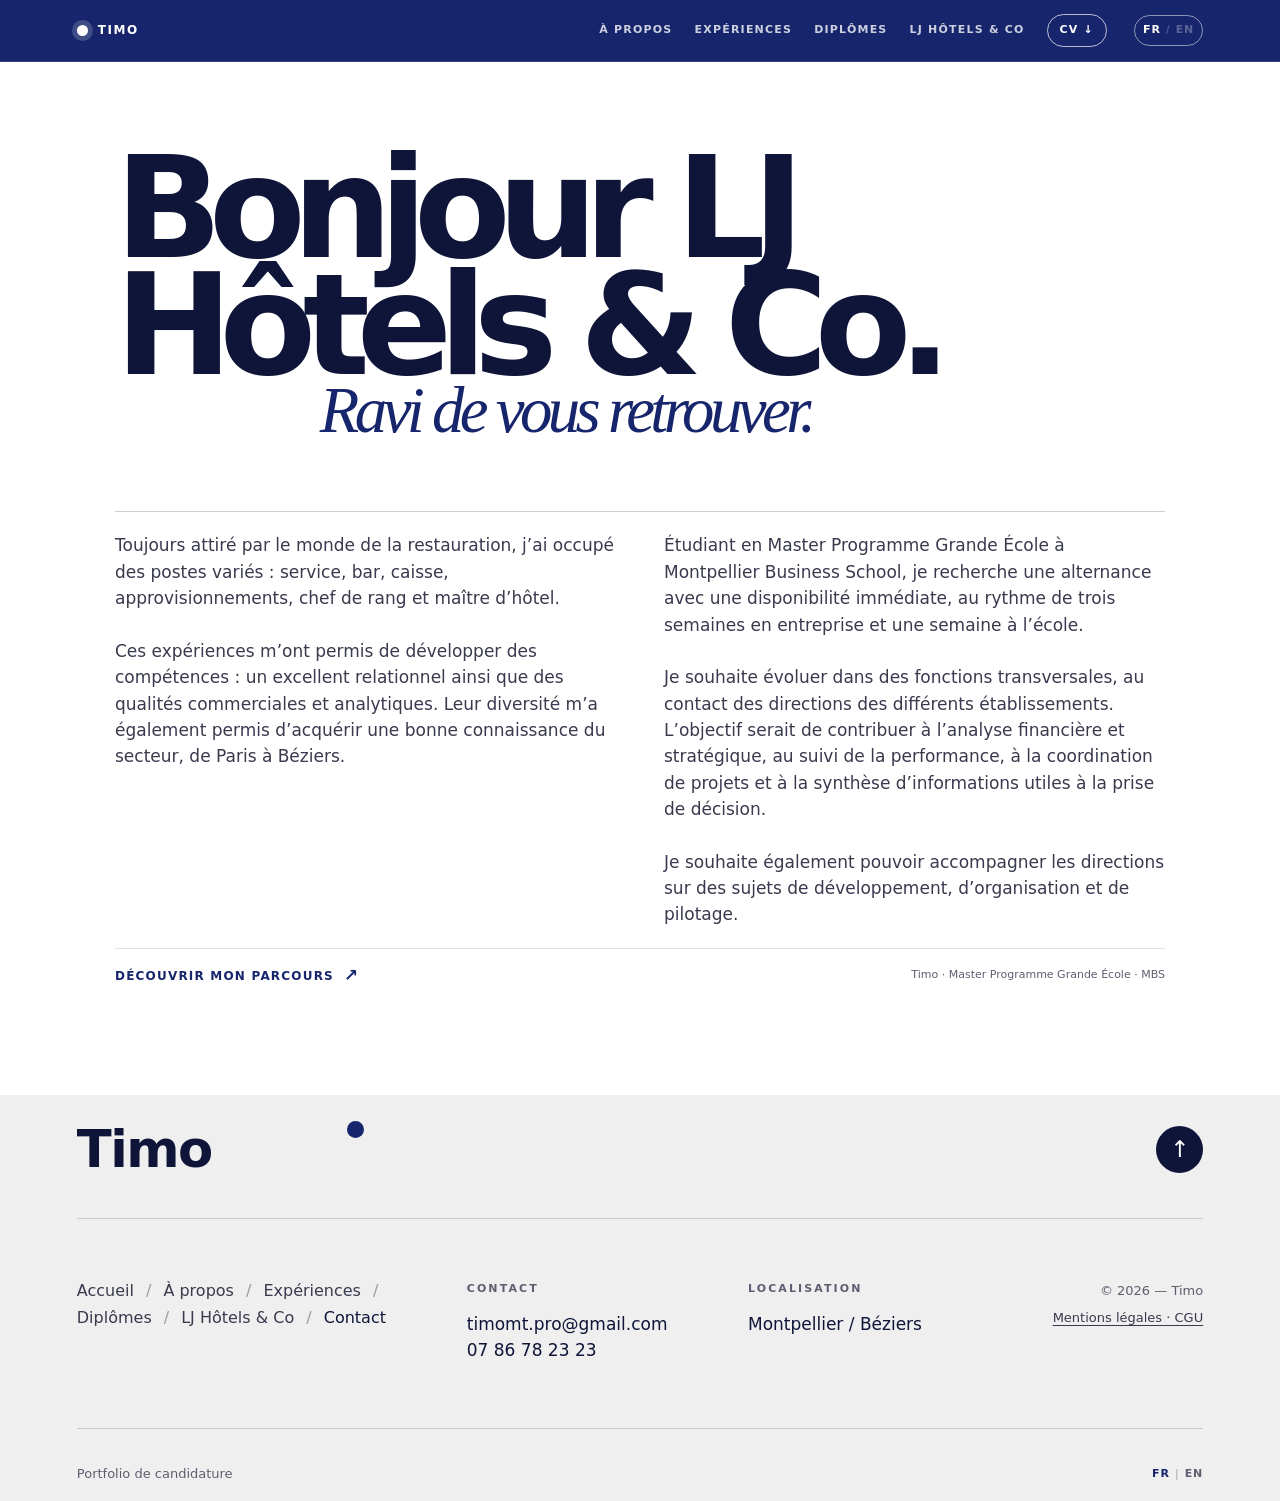
<file: ljhco/index.html>
<!doctype html>
<html lang="fr">
<head>
<meta charset="utf-8">
<meta name="viewport" content="width=device-width, initial-scale=1, viewport-fit=cover">
<meta name="theme-color" content="#17266c">
<meta name="description" content="Timo — candidature spontanée en alternance (finance, contrôle de gestion, développement commercial) chez LJ Hôtels & Co, Béziers.">
<title>Bonjour LJ Hôtels &amp; Co — Timo</title>
<link rel="icon" href="data:image/svg+xml,%3Csvg xmlns='http://www.w3.org/2000/svg' viewBox='0 0 32 32'%3E%3Crect width='32' height='32' rx='16' fill='%230e1538'/%3E%3Ccircle cx='16' cy='16' r='6' fill='%2317266c'/%3E%3C/svg%3E">
<style>:root {
  --ink: #0e1538;
  --paper: #ffffff;
  --lime: #d5daeb;
  --cyan: #efefef;
  --muted: #5d5f70;
  --line: rgba(17,17,17,.18);
  --serif: Georgia, 'Times New Roman', serif;
  --sans: Inter, ui-sans-serif, system-ui, -apple-system, BlinkMacSystemFont, 'Segoe UI', sans-serif;
}
* { box-sizing: border-box; }
html { scroll-behavior: smooth; }
body { margin: 0; background: var(--paper); color: var(--ink); font-family: var(--sans); font-size: 16px; line-height: 1.5; }
body.dark { background: var(--ink); color: var(--paper); }
a { color: inherit; text-decoration: none; }
button { font: inherit; }
::selection { background: var(--lime); color: var(--ink); }

.site-header { position: absolute; z-index: 5; inset: 0 0 auto; display: flex; align-items: center; justify-content: space-between; width: min(1160px, 88vw); margin: 0 auto; padding: 25px 0; }
.dark .site-header { color: var(--paper); }
.brand { display: inline-flex; align-items: center; gap: 10px; font-size: 12px; font-weight: 800; letter-spacing: .13em; text-transform: uppercase; }
.brand-mark { width: 11px; height: 11px; border-radius: 50%; background: var(--lime); box-shadow: 0 0 0 5px rgba(213,218,235,.14); }
.site-nav { display: flex; align-items: center; gap: 22px; color: #393a4e; font-size: 11px; font-weight: 800; letter-spacing: .11em; text-transform: uppercase; }
.dark .site-nav { color: #bfc1bb; }
.site-nav a { transition: color .2s ease; }
.site-nav a:hover, .site-nav a:focus-visible, .site-nav a[aria-current="page"] { color: #17266c; }
.dark .site-nav a:hover, .dark .site-nav a:focus-visible, .dark .site-nav a[aria-current="page"] { color: var(--lime); }
.language-toggle { display: inline-flex; align-items: center; gap: 5px; margin-left: 5px; padding: 6px 8px; border: 1px solid rgba(17,17,17,.35); border-radius: 999px; background: transparent; color: #7a7c8c; cursor: pointer; font-size: 10px; font-weight: 800; letter-spacing: .08em; }
.dark .language-toggle { border-color: rgba(243,240,233,.36); color: #aeb1a9; }
.language-toggle:hover, .language-toggle:focus-visible { border-color: #17266c; color: #17266c; outline: none; }
.dark .language-toggle:hover, .dark .language-toggle:focus-visible { border-color: var(--lime); color: var(--lime); }
.language-toggle [data-lang-option] { opacity: .48; }
.language-toggle [data-lang-option].is-active { opacity: 1; color: #17266c; }
.dark .language-toggle [data-lang-option].is-active { color: var(--lime); }
.language-separator { opacity: .38; }

.access-gate { position: fixed; inset: 0; z-index: 20; display: grid; grid-template-rows: auto 1fr auto; padding: 25px 6vw 24px; background: var(--ink); color: var(--paper); }
.access-gate[hidden] { display: none; }
.access-gate-header { display: flex; align-items: center; justify-content: space-between; width: min(1160px, 100%); margin: 0 auto; }
.access-gate-header .language-toggle { margin-left: 0; }
.access-gate-inner { align-self: center; width: min(1050px, 100%); margin: 0 auto; }
.access-title { max-width: 900px; margin: 0; font-size: clamp(4rem, 10vw, 9.5rem); line-height: .84; letter-spacing: -.095em; font-weight: 800; }
.access-title span { display: block; color: var(--lime); font-family: var(--serif); font-size: .46em; font-style: italic; font-weight: 400; letter-spacing: -.07em; transform: translateX(12vw); }
.access-intro { max-width: 450px; margin: 44px 0 0; color: #c9cbd6; font-size: 17px; }
.access-form { max-width: 590px; margin-top: 32px; }
.access-form label { display: block; margin-bottom: 9px; color: #9a9caa; font-size: 11px; font-weight: 800; letter-spacing: .15em; text-transform: uppercase; }
.access-form-row { display: grid; grid-template-columns: 1fr auto; gap: 10px; }
.access-form input { width: 100%; min-height: 52px; padding: 13px 16px; border: 1px solid rgba(243,240,233,.34); border-radius: 0; background: rgba(243,240,233,.05); color: var(--paper); font: inherit; font-size: 17px; outline: none; }
.access-form input::placeholder { color: #7a7c8c; }
.access-form input:focus { border-color: var(--lime); box-shadow: 0 0 0 3px rgba(213,218,235,.14); }
.access-form input[aria-invalid="true"] { border-color: #17266c; }
.access-form button { min-height: 52px; padding: 0 24px; border: 1px solid var(--lime); background: var(--lime); color: var(--ink); cursor: pointer; font-size: 12px; font-weight: 800; letter-spacing: .11em; text-transform: uppercase; }
.access-form button:hover, .access-form button:focus-visible { background: var(--paper); border-color: var(--paper); outline: none; }
.access-error { margin: 12px 0 0; color: #17266c; font-size: 14px; }
.access-note { margin: 17px 0 0; color: #7a7c8c; font-size: 13px; }
.access-gate-footer { width: min(1160px, 100%); margin: 0 auto; color: #5d5f70; font-size: 11px; text-align: right; }

.landing { min-height: 100svh; display: grid; place-items: center; padding: 110px 6vw 70px; background: var(--ink); color: var(--paper); }
.landing-inner { width: min(1050px, 100%); }
.landing-kicker { display: flex; align-items: center; gap: 10px; margin-bottom: 33px; color: var(--lime); font-size: 11px; font-weight: 800; letter-spacing: .16em; text-transform: uppercase; }
.landing-kicker::before { content: ''; width: 34px; height: 1px; background: currentColor; }
.landing h1 { max-width: 930px; margin: 0; font-size: clamp(4rem, 11vw, 10.5rem); line-height: .83; letter-spacing: -.095em; font-weight: 800; }
.landing h1 span { display: block; color: var(--lime); font-family: var(--serif); font-size: .46em; font-style: italic; font-weight: 400; letter-spacing: -.07em; transform: translateX(16vw); }
.landing-bottom { display: flex; align-items: end; justify-content: space-between; gap: 40px; margin-top: 74px; padding-top: 20px; border-top: 1px solid rgba(243,240,233,.2); }
.landing-intro { max-width: 390px; margin: 0; color: #c9cbd6; font-size: 17px; }
.landing-meta { display: grid; justify-items: end; gap: 12px; color: #9a9caa; font-size: 11px; text-align: right; }
.enter-link, .back-link { display: inline-flex; align-items: center; gap: 10px; color: var(--lime); font-size: 12px; font-weight: 800; letter-spacing: .1em; text-transform: uppercase; }
.enter-link::after { content: '↗'; font-size: 17px; line-height: 1; }
.enter-link:hover, .back-link:hover { color: var(--paper); }
.landing-footer { position: absolute; right: 6vw; bottom: 24px; color: #5d5f70; font-size: 11px; }

.page { min-height: 100svh; padding: 150px 6vw 90px; }
.page-inner { width: min(1120px, 100%); margin: 0 auto; }
.page-head { display: grid; grid-template-columns: minmax(0, 1fr) 280px; gap: 9vw; align-items: end; padding-bottom: 60px; border-bottom: 1px solid var(--line); }
.kicker { margin-bottom: 18px; color: #17266c; font-size: 11px; font-weight: 800; letter-spacing: .16em; text-transform: uppercase; }
.dark .kicker { color: var(--lime); }
.page h1 { max-width: 800px; margin: 0; font-size: clamp(3.4rem, 8vw, 8.7rem); line-height: .84; letter-spacing: -.085em; font-weight: 800; }
.page h1 em { color: #17266c; font-family: var(--serif); font-weight: 400; }
.dark .page h1 em { color: var(--lime); }
.page-lead { margin: 0; color: var(--muted); font-size: 17px; }
.dark .page-lead { color: #b9bccb; }

.about-grid { display: grid; grid-template-columns: 1fr .72fr; gap: 9vw; padding-top: 65px; }
.about-grid h2, .section-title { margin: 0 0 19px; font-size: clamp(2rem, 4.5vw, 4.5rem); line-height: .93; letter-spacing: -.07em; }
.about-grid p { max-width: 640px; color: #393a4e; font-size: 18px; }
.dark .about-grid p { color: #c9cbd6; }
.quote { margin: 34px 0 0; padding-left: 20px; border-left: 3px solid var(--lime); font-family: var(--serif); font-size: clamp(1.55rem, 3vw, 2.3rem); line-height: 1.04; }
.fact-stack { display: grid; gap: 2px; align-content: start; }
.fact { padding: 22px; background: var(--ink); color: var(--paper); }
.fact:nth-child(2) { background: var(--lime); color: var(--ink); }
.fact .number { display: block; font-size: 3.3rem; line-height: .9; font-weight: 800; letter-spacing: -.08em; }
.fact p { margin: 15px 0 0; color: #c9cbd6; font-size: 15px; }
.fact:nth-child(2) p { color: #17266c; }

.experience-list { display: grid; gap: 2px; margin-top: 60px; }
.experience { background: #efefef; }
.experience:nth-child(2) { background: var(--lime); }
.experience:nth-child(3) { background: var(--cyan); }
.experience:nth-child(4) { background: #e3e6f0; }
.experience:nth-child(5) { background: #f4f4f6; }
.experience:nth-child(6) { background: #e6e7ec; }
.experience-toggle { display: grid; grid-template-columns: 90px 1fr 35px; gap: 22px; align-items: center; width: 100%; padding: 24px; border: 0; background: transparent; color: var(--ink); cursor: pointer; text-align: left; }
.experience-toggle:hover, .experience-toggle:focus-visible { background: rgba(17,17,17,.06); outline: none; }
.experience-index { color: rgba(17,17,17,.47); font-size: 11px; font-weight: 800; letter-spacing: .13em; }
.experience-title { font-size: clamp(1.6rem, 3vw, 2.5rem); line-height: .96; letter-spacing: -.055em; font-weight: 800; }
.experience-role { display: block; margin-top: 6px; color: rgba(17,17,17,.64); font-size: 14px; }
.experience-date { display: block; margin-top: 7px; color: rgba(17,17,17,.52); font-size: 11px; font-weight: 800; letter-spacing: .08em; text-transform: uppercase; }
.experience-plus { display: grid; place-items: center; width: 29px; height: 29px; border: 1px solid rgba(17,17,17,.5); border-radius: 50%; font-size: 20px; transition: transform .25s ease; }
.experience[data-open="true"] .experience-plus { transform: rotate(45deg); }
.experience-details { display: none; grid-template-columns: 1fr .7fr; gap: 8vw; padding: 0 24px 30px 136px; }
.experience[data-open="true"] .experience-details { display: grid; }
.experience-details p { max-width: 620px; margin: 0; color: rgba(17,17,17,.72); }
.experience-details ul { margin: 0; padding-left: 19px; color: rgba(17,17,17,.72); }
.experience-details li + li { margin-top: 5px; }
.small-label { color: rgba(17,17,17,.5); font-size: 11px; font-weight: 800; letter-spacing: .12em; text-transform: uppercase; }

.world-layout { display: grid; grid-template-columns: 1fr .7fr; gap: 9vw; padding-top: 65px; }
.route-line { position: relative; display: grid; gap: 0; }
.route-line::before { content: ''; position: absolute; left: 11px; top: 12px; bottom: 13px; width: 1px; background: rgba(17,17,17,.28); }
.route-item { position: relative; display: grid; grid-template-columns: 24px 1fr; gap: 19px; padding-bottom: 42px; }
.route-dot { position: relative; z-index: 1; width: 23px; height: 23px; margin-top: 2px; border: 7px solid var(--paper); border-radius: 50%; background: var(--ink); }
.route-item h2 { margin: 0 0 4px; font-size: 29px; line-height: 1; letter-spacing: -.05em; }
.route-item p { margin: 0; color: #393a4e; }
.world-note { align-self: end; padding: 28px; background: var(--cyan); }
.world-note strong { display: block; font-family: var(--serif); font-size: 33px; line-height: .98; font-weight: 400; }
.world-note p { margin: 17px 0 0; color: #393a4e; }
.photo-slot { position: relative; min-height: 215px; margin-bottom: 17px; overflow: hidden; display: grid; place-items: end start; padding: 16px; background: linear-gradient(140deg, rgba(213,218,235,.35), rgba(141,233,224,.2) 48%, rgba(17,17,17,.75) 48%); }
.photo-slot img { position: absolute; inset: 0; width: 100%; height: 100%; object-fit: cover; }
.photo-slot:has(img)::after, .photo-slot:has(img) span { display: none; }
.photo-slot::after { content: 'PHOTO À AJOUTER'; position: absolute; inset: 18px; display: grid; place-items: center; border: 1px dashed rgba(243,240,233,.65); color: rgba(243,240,233,.82); font-size: 10px; font-weight: 800; letter-spacing: .14em; }
.photo-slot span { position: relative; z-index: 1; color: var(--lime); font-size: 11px; font-weight: 800; letter-spacing: .1em; text-transform: uppercase; }

.company-page { background: var(--lime); }
.company-page .page-head { border-color: rgba(17,17,17,.26); }
.company-page .kicker { color: #17266c; }
.company-page .page-lead { color: #17266c; }
.why-grid { display: grid; grid-template-columns: repeat(3, 1fr); gap: 2px; margin-top: 60px; }
.why-card { min-height: 230px; padding: 24px; background: var(--ink); color: var(--paper); }
.why-card h2 { margin: 44px 0 11px; font-size: 25px; line-height: .98; letter-spacing: -.04em; }
.why-card p { margin: 0; color: #c9cbd6; }
.letter { display: grid; grid-template-columns: 1fr .75fr; gap: 9vw; margin-top: 2px; padding: 65px 0 0; }
.letter h2 { margin: 0 0 20px; font-size: clamp(2rem, 4.5vw, 4.5rem); line-height: .92; letter-spacing: -.07em; }
.letter p { max-width: 620px; color: #17266c; font-size: 18px; }
.letter-card { padding: 25px; border: 1px solid rgba(17,17,17,.35); }
.letter-card .label { color: #17266c; font-size: 11px; font-weight: 800; letter-spacing: .13em; text-transform: uppercase; }
.letter-card p { margin: 16px 0 0; font-size: 16px; }

.competence-grid { display: grid; grid-template-columns: repeat(2, 1fr); gap: 2px; margin-top: 60px; }
.competence-card { min-height: 225px; padding: 25px; background: #efefef; }
.competence-card:nth-child(2) { background: var(--cyan); }
.competence-card:nth-child(3) { background: var(--lime); }
.competence-card:nth-child(4) { background: #e3e6f0; }
.competence-card .small-label { display: block; color: rgba(17,17,17,.5); }
.competence-card h2 { margin: 42px 0 13px; font-size: clamp(1.7rem, 3vw, 2.7rem); line-height: .95; letter-spacing: -.06em; }
.competence-card p { margin: 0; color: #393a4e; }
.pill-list { display: flex; flex-wrap: wrap; gap: 8px; margin-top: 18px; }
.pill { padding: 7px 10px; border: 1px solid rgba(17,17,17,.28); border-radius: 999px; color: #393a4e; font-size: 12px; }
.qualifications { display: grid; grid-template-columns: 1fr .8fr; gap: 9vw; margin-top: 2px; padding-top: 65px; }
.qualifications h2 { margin: 0 0 23px; font-size: clamp(2rem, 4.5vw, 4.5rem); line-height: .92; letter-spacing: -.07em; }
.qualification-list { display: grid; gap: 2px; }
.qualification { display: grid; grid-template-columns: 145px 1fr; gap: 20px; padding: 17px 0; border-top: 1px solid var(--line); }
.qualification:last-child { border-bottom: 1px solid var(--line); }
.qualification-date { color: #17266c; font-size: 11px; font-weight: 800; letter-spacing: .08em; text-transform: uppercase; }
.qualification strong { display: block; font-size: 17px; line-height: 1.1; }
.qualification span { display: block; margin-top: 4px; color: var(--muted); font-size: 14px; }
.language-panel { align-self: end; padding: 25px; background: var(--ink); color: var(--paper); }
.language-panel h3 { margin: 0 0 20px; color: var(--lime); font-size: 22px; letter-spacing: -.04em; }
.language-row { display: flex; justify-content: space-between; gap: 18px; padding: 10px 0; border-top: 1px solid rgba(243,240,233,.2); }
.language-row span:last-child { color: #c9cbd6; text-align: right; }

.page-footer { display: flex; justify-content: space-between; gap: 20px; width: min(1120px, 88vw); margin: 0 auto; padding: 0 0 30px; color: #7a7c8c; font-size: 11px; }
.dark .page-footer { color: #7a7c8c; }
.page-footer span:last-child { color: #17266c; }
.dark .page-footer span:last-child { color: var(--lime); }

.site-footer { margin-top: 0; padding: 31px 6vw 17px; background: var(--ink); color: var(--paper); }
.site-footer-inner { width: min(1400px, 100%); margin: 0 auto; }
.site-footer-head { display: flex; align-items: flex-start; gap: 20px; min-height: 92px; }
.footer-logo { color: var(--paper); font-size: clamp(2.2rem, 4vw, 4rem); line-height: .9; font-weight: 800; letter-spacing: -.09em; }
.footer-dot { width: 17px; height: 17px; margin: -5px 0 0 9vw; border-radius: 50%; background: #17266c; }
.footer-top-button { display: grid; place-items: center; width: 47px; height: 47px; margin-left: auto; border: 0; border-radius: 50%; background: #eeeeec; color: var(--ink); cursor: pointer; font-size: 23px; line-height: 1; }
.footer-top-button:hover, .footer-top-button:focus-visible { background: var(--lime); outline: none; }
.site-footer-rule { height: 1px; background: rgba(243,240,233,.14); }
.site-footer-grid { display: grid; grid-template-columns: minmax(250px, 1.6fr) 1.1fr 1.1fr .8fr; gap: 42px; padding: 62px 0 65px; }
.footer-nav { display: flex; flex-wrap: wrap; align-content: start; gap: 8px 12px; max-width: 370px; color: #c8cac3; font-size: 16px; line-height: 1.2; }
.footer-nav a::after { content: ' /'; color: #6f726c; margin-left: 7px; }
.footer-nav a:last-child::after { content: ''; }
.footer-nav a:hover, .footer-nav a:focus-visible { color: #17266c; outline: none; }
.footer-label { margin-bottom: 15px; color: #858982; font-size: 11px; font-weight: 800; letter-spacing: .19em; }
.footer-value { color: #d6d8d2; font-size: 17px; }
.footer-value:hover, .footer-value:focus-visible { color: var(--lime); outline: none; }
.footer-copyright { color: #858982; font-size: 13px; text-align: right; }
.site-footer-bottom { display: flex; align-items: center; justify-content: space-between; gap: 20px; padding-top: 35px; border-top: 1px solid rgba(243,240,233,.14); color: #7a7c8c; font-size: 13px; }
.footer-language-toggle { margin: 0; padding: 0; border: 0; border-radius: 0; color: #d6d8d2; font-size: 12px; }
.footer-language-toggle:hover, .footer-language-toggle:focus-visible { border: 0; color: #17266c; }
.footer-language-toggle [data-lang-option].is-active { color: var(--paper); }

@media (max-width: 800px) {
  .site-header { width: 88vw; padding-top: 18px; }
  .site-nav { gap: 9px; font-size: 9px; }
  
  .language-toggle { margin-left: 0; padding: 5px 7px; }
  .landing { padding-inline: 6vw; }
  .landing h1 { font-size: clamp(4rem, 19vw, 8rem); }
  .landing h1 span { transform: translateX(12vw); }
  .access-gate { padding: 18px 6vw 24px; }
  .access-title { font-size: clamp(3.7rem, 18vw, 8rem); }
  .access-title span { transform: translateX(8vw); }
  .access-intro { margin-top: 31px; font-size: 16px; }
  .access-form-row { grid-template-columns: 1fr; }
  .access-form button { width: 100%; }
  .landing-bottom, .page-head, .about-grid, .world-layout, .letter { grid-template-columns: 1fr; display: grid; gap: 30px; }
  .landing-bottom { align-items: start; }
  .landing-meta { justify-items: start; text-align: left; }
  .page { padding-top: 125px; }
  .page-head { padding-bottom: 42px; }
  .about-grid, .world-layout, .letter { padding-top: 43px; }
  .experience-toggle { grid-template-columns: 44px 1fr 29px; gap: 14px; padding: 20px 16px; }
  .experience-details { grid-template-columns: 1fr; gap: 22px; padding: 0 16px 25px 74px; }
  .why-grid, .competence-grid { grid-template-columns: 1fr; margin-top: 40px; }
  .why-card { min-height: 175px; }
  .why-card h2 { margin-top: 28px; }
  .qualifications { grid-template-columns: 1fr; gap: 42px; padding-top: 43px; }
  .qualification { grid-template-columns: 120px 1fr; gap: 14px; }
  .page-footer { width: 88vw; }
  .site-footer { padding-inline: 6vw; }
  .footer-dot { margin-left: 8vw; }
  .site-footer-grid { grid-template-columns: 1fr 1fr; gap: 36px 18px; padding: 43px 0 45px; }
  .footer-nav { grid-column: 1 / -1; }
  .footer-copyright { text-align: left; }
}
@media (prefers-reduced-motion: reduce) { *, *::before, *::after { scroll-behavior: auto !important; animation-duration: .01ms !important; transition-duration: .01ms !important; } }

.page-route[hidden]{display:none}
.user-photo{display:block;min-height:0;margin-top:50px}.user-photo img{position:static;display:block;width:100%;height:auto;max-height:640px;object-fit:cover}
.landing-pitch{margin:14px 0 0;max-width:520px;color:inherit;opacity:.85;font-size:1.02rem;line-height:1.5}.skills-block{padding-top:70px}
.skills-block .section-title{max-width:760px}
.skills-block h2 em{color:#17266c;font-family:var(--serif);font-weight:400}
.skills-lead{max-width:640px;margin:0;color:#393a4e;font-size:18px}
.skills-block .competence-grid{margin-top:40px}
.language-panel--wide{margin-top:28px;display:grid;grid-template-columns:repeat(2,1fr);column-gap:48px;align-self:auto}
.language-panel--wide h3{grid-column:1/-1}
.qualifications--solo{grid-template-columns:1fr;max-width:900px}
@media (max-width:800px){.language-panel--wide{grid-template-columns:1fr}.skills-block{padding-top:46px}}
@media (max-width:800px){.site-nav{flex-wrap:wrap;justify-content:flex-end;row-gap:6px}.site-header{align-items:flex-start}}
@media (max-width:800px){.landing h1 span,.access-title span{transform:none;margin-left:9vw}}
</style>
<style id="light-theme">
:root{--deep:#17266c;--teal:#17266c}
.brand-mark{background:var(--teal);box-shadow:0 0 0 5px rgba(23,38,108,.14)}
.access-gate,.landing{background:var(--paper);color:var(--ink)}
.landing-kicker,.landing h1 span,.access-title span{color:var(--teal)}
.landing-bottom{border-top-color:rgba(17,17,17,.2)}
.landing-intro,.access-intro,.landing-pitch{color:#393a4e}
.landing-meta,.access-form label{color:#5d5f70}
.access-note,.access-gate-footer,.landing-footer,.access-form input::placeholder{color:#7a7c8c}
.access-form input{border-color:rgba(17,17,17,.34);background:#fff;color:var(--ink)}
.access-form input:focus{border-color:var(--teal);box-shadow:0 0 0 3px rgba(23,38,108,.16)}
.access-form button{border-color:var(--teal);background:var(--teal);color:#fff}
.access-form button:hover,.access-form button:focus-visible{background:var(--ink);border-color:var(--ink)}
.access-form input[aria-invalid="true"]{border-color:#b3412f}.access-error{color:#b3412f}
.enter-link,.back-link{color:var(--teal)}.enter-link:hover,.back-link:hover{color:var(--ink)}
.fact,.why-card,.language-panel{background:var(--deep)}
.fact:nth-child(2){background:#d5daeb;color:var(--ink)}
.fact:nth-child(2) p{color:#17266c}
.site-footer{background:#efefef;color:var(--ink)}
.footer-logo{color:var(--ink)}
.footer-dot{background:var(--teal)}
.footer-top-button{background:var(--ink);color:#fff}
.site-footer-rule,.site-footer-bottom{border-color:rgba(17,17,17,.16);background-color:transparent}
.site-footer-rule{background:rgba(17,17,17,.16)}
.footer-nav,.footer-nav a{color:#393a4e}
.footer-nav a::after{color:#9a9d96}
.footer-nav a:hover,.footer-nav a:focus-visible,.footer-language-toggle:hover,.footer-language-toggle:focus-visible{color:var(--teal)}
.site-footer-bottom,.footer-label,.footer-copyright{color:#5d5f70}
.site-footer a[href^="mailto"]{color:var(--ink)}
.footer-value{color:var(--ink)}.footer-value:hover,.footer-value:focus-visible{color:var(--teal)}.footer-language-toggle{color:#5d5f70}.footer-language-toggle [data-lang-option].is-active{color:var(--ink)}.footer-language-toggle [data-lang-option]{color:#7a7c8c}.footer-language-toggle [data-lang-option].is-active{color:var(--teal)}
.letter{grid-template-columns:1fr!important;max-width:820px}
.cta-row{display:flex;flex-wrap:wrap;gap:12px;margin:28px 0 0!important}.cta{display:inline-block;padding:14px 22px;border:1px solid #17266c;color:#17266c;font-size:12px;font-weight:800;letter-spacing:.11em;text-transform:uppercase;text-decoration:none}.cta--fill{background:#17266c;color:#fff}.cta:hover,.cta:focus-visible{background:var(--ink);border-color:var(--ink);color:#fff;outline:none}
.site-nav a.nav-cv{padding:7px 12px;border:1px solid currentColor;border-radius:999px;color:#17266c}.site-nav a.nav-cv:hover,.site-nav a.nav-cv:focus-visible{background:#17266c;border-color:#17266c;color:#fff}
.more{margin-top:26px;max-width:640px;border-top:1px solid rgba(17,17,17,.2);border-bottom:1px solid rgba(17,17,17,.2)}
.more summary{display:flex;justify-content:space-between;align-items:center;padding:16px 0;cursor:pointer;list-style:none;font-size:12px;font-weight:800;letter-spacing:.12em;text-transform:uppercase;color:#17266c}
.more summary::-webkit-details-marker{display:none}
.more summary::after{content:'+';font-size:22px;line-height:1;transition:transform .3s ease}
.more[open] summary::after{transform:rotate(45deg)}
.more ul{margin:0;padding:0 0 18px 18px;color:#393a4e;font-size:16px;line-height:1.7;animation:moreIn .4s ease both}
@keyframes moreIn{from{opacity:0;transform:translateY(-6px)}to{opacity:1;transform:none}}
.js .reveal{opacity:0;transform:translateY(26px);transition:opacity .7s ease,transform .7s cubic-bezier(.2,.7,.2,1);transition-delay:var(--d,0s)}
.js .reveal.is-in{opacity:1;transform:none}
.page-route:not([hidden])>main{animation:pageIn .55s ease both}
@keyframes pageIn{from{opacity:0;transform:translateY(14px)}to{opacity:1;transform:none}}
@media (prefers-reduced-motion:reduce){.js .reveal{opacity:1;transform:none;transition:none}.page-route:not([hidden])>main,.more ul{animation:none}}
.skills-block{padding-top:56px}.skills-block .language-panel--wide{margin-top:0}
.competence-grid[data-cgcar]{display:flex;gap:12px;overflow-x:auto;scroll-snap-type:x mandatory;scroll-behavior:smooth;scrollbar-width:none;-webkit-overflow-scrolling:touch}
.competence-grid[data-cgcar]::-webkit-scrollbar{display:none}
.competence-grid[data-cgcar]:focus-visible{outline:2px solid #17266c;outline-offset:4px}
.competence-grid[data-cgcar] .competence-card{flex:0 0 min(460px,84%);scroll-snap-align:start;min-height:260px}
.js [data-cgcar] .reveal{opacity:1;transform:none}
.cg-ctrl{display:flex;align-items:center;justify-content:space-between;margin-top:18px}
.cg-dots{display:flex;gap:8px}.cg-dots span{width:8px;height:8px;border-radius:50%;background:rgba(17,17,17,.2);transition:background .2s,transform .2s}.cg-dots span.on{background:#17266c;transform:scale(1.3)}
.cg-btns{display:flex;gap:8px}
.cg-btn{width:44px;height:44px;border:1px solid var(--ink);border-radius:50%;background:transparent;color:var(--ink);font-size:18px;cursor:pointer;transition:background .2s,color .2s}
.cg-btn:hover:not(:disabled),.cg-btn:focus-visible{background:var(--ink);color:#fff;outline:none}.cg-btn:disabled{opacity:.3;cursor:default}
@media (prefers-reduced-motion:reduce){.competence-grid[data-cgcar]{scroll-behavior:auto}}

.competence-card:nth-child(5){background:#f4f4f6}
.fit-list{padding-top:56px}
.fit-list .tech-title{margin:0 0 24px;font-size:clamp(1.8rem,3.6vw,3.2rem);line-height:.95;letter-spacing:-.06em}
.fit-list .qualification{grid-template-columns:minmax(0,260px) 1fr}
.fit-list .qualification-date{font-size:12px;line-height:1.35}
.fit-list .qualification strong{font-weight:500;font-size:17px;line-height:1.35}
.mail-line{margin-top:18px!important;font-size:14px!important;color:#17266c;user-select:all}
@media (max-width:800px){.fit-list .qualification{grid-template-columns:1fr;gap:6px}}

.site-header{position:fixed;top:0;left:0;right:0;z-index:15;width:auto;margin:0;padding:calc(14px + env(safe-area-inset-top,0px)) max(6vw,calc((100% - 1160px)/2)) 14px;background:rgba(255,255,255,.94);-webkit-backdrop-filter:blur(10px);backdrop-filter:blur(10px);border-bottom:1px solid rgba(17,17,17,.1)}
.company-page .site-header{background:rgba(213,218,235,.92)}
body.access-locked .site-header{visibility:hidden}
@media (max-width:800px){.site-header{width:auto;padding-top:calc(12px + env(safe-area-inset-top,0px));padding-bottom:12px}}


/* Cohérence de mise en page */
.landing-bottom{display:grid;grid-template-columns:repeat(2,minmax(0,1fr));gap:20px 48px;align-items:start}
.landing-intro,.landing-pitch{max-width:none;margin:0;font-size:17px;line-height:1.55;opacity:1;color:#393a4e}
.landing-meta{grid-column:1/-1;display:flex;flex-wrap:wrap;align-items:center;justify-content:space-between;gap:12px;padding-top:18px;border-top:1px solid rgba(14,21,56,.12);text-align:left}
.experience:nth-child(odd),.stack .competence-card:nth-child(odd){background:#efefef}
.experience:nth-child(even),.stack .competence-card:nth-child(even){background:#e3e6f0}
@media (max-width:800px){.landing-bottom{grid-template-columns:1fr}}

/* Cartes empilées (page « Pour le poste ») */
.stack{display:grid;margin-top:44px;padding-bottom:6vh}
.stack .competence-card{position:sticky;top:calc(96px + var(--i,0) * 16px);min-height:min(52vh,400px);margin-bottom:22vh;display:flex;flex-direction:column;justify-content:flex-end;padding:clamp(24px,4vw,44px);rotate:var(--r,0deg);box-shadow:0 -14px 40px rgba(17,17,17,.10);transition:rotate .4s ease}
.stack .competence-card:last-child{margin-bottom:0}
.stack .competence-card h2{margin:auto 0 14px;font-size:clamp(2.2rem,5vw,4.4rem);line-height:.92;letter-spacing:-.065em}
.stack .competence-card p{max-width:560px;font-size:clamp(16px,1.6vw,19px)}
.stack .competence-card .small-label{position:absolute;top:clamp(24px,4vw,44px)}
.stack .competence-card:hover{rotate:0deg}
.js .stack .competence-card.reveal,.js .stack .competence-card .reveal{opacity:1;transform:none}
.stack{grid-template-columns:minmax(0,1fr)!important}
@media (max-width:800px){.stack .competence-card{top:calc(88px + var(--i,0) * 12px);min-height:46vh;margin-bottom:16vh}}
@media (prefers-reduced-motion:reduce){.stack .competence-card{transition:none}}

/* Bandeau bleu marine LJ */
body .site-header,body.company-page .site-header{background:#17266c;color:#fff;border-bottom-color:rgba(255,255,255,.12)}
.site-header .brand{color:#fff}
.site-header .brand-mark{background:#fff;box-shadow:0 0 0 5px rgba(255,255,255,.18)}
.site-header .site-nav,.site-header .site-nav a{color:rgba(255,255,255,.78)}
.site-header .site-nav a:hover,.site-header .site-nav a:focus-visible,.site-header .site-nav a[aria-current="page"]{color:#fff}
.site-header .site-nav a[aria-current="page"]{text-decoration:underline;text-underline-offset:6px}
.site-header .site-nav a.nav-cv{color:#fff;border-color:rgba(255,255,255,.7)}
.site-header .site-nav a.nav-cv:hover,.site-header .site-nav a.nav-cv:focus-visible{background:#fff;border-color:#fff;color:#17266c}
.site-header .language-toggle{border-color:rgba(255,255,255,.5);color:rgba(255,255,255,.6)}
.site-header .language-toggle [data-lang-option].is-active{color:#fff}
.site-header .language-toggle:hover,.site-header .language-toggle:focus-visible{border-color:#fff;color:#fff}

/* Polish */
html{scrollbar-color:#17266c #efefef}
::selection{background:#17266c;color:#fff}
a:focus-visible,button:focus-visible,summary:focus-visible{outline:2px solid #17266c;outline-offset:3px}
.site-header a:focus-visible,.site-header button:focus-visible{outline-color:#fff}
.nw{white-space:nowrap;font-weight:inherit;font-style:inherit}
@media (max-width:800px){.nw{white-space:normal}}
.about-grid h2,.section-title,.letter h2,.qualifications h2{letter-spacing:-.04em;text-wrap:balance}
.experience-title,.why-card h2,.competence-card h2,.fit-list .tech-title,.footer-logo{letter-spacing:-.03em}
.landing{min-height:auto;padding-block:150px 110px}
.page{padding-top:130px}
.page-next{display:flex;align-items:baseline;justify-content:space-between;gap:16px;margin-top:72px;padding:28px 0;border-top:1px solid rgba(14,21,56,.16);border-bottom:1px solid rgba(14,21,56,.16);color:#17266c;text-decoration:none}
.page-next-k{font-size:11px;font-weight:800;letter-spacing:.14em;text-transform:uppercase;color:#5d5f70}
.page-next-t{font-size:clamp(1.4rem,3vw,2.2rem);font-weight:800;letter-spacing:-.03em}
.page-next-t::after{content:"\2192";display:inline-block;margin-left:.4em;transition:transform .25s cubic-bezier(.2,.7,.2,1)}
.page-next:hover .page-next-t::after{transform:translateX(6px)}
.letter{margin-top:56px;padding:clamp(28px,5vw,56px);background:#fff;border-radius:14px;max-width:none!important}
.letter h2{color:#0e1538}
.letter h2 em{color:#17266c}
.cta{border-radius:999px}
@media (max-width:800px){.landing{padding-block:120px 72px}.page{padding-top:118px}.page-next{margin-top:48px}}
@media (prefers-reduced-motion:reduce){.page-next-t::after{transition:none}}

/* Polish — corrections du contrôle */
.footer-top-button:hover,.footer-top-button:focus-visible{background:#17266c;color:#fff}
.footer-language-toggle [data-lang-option]{opacity:1;color:#5d5f70}
.footer-language-toggle [data-lang-option].is-active{color:#17266c}
.language-toggle{font-size:11px}
@media (max-width:800px){
  .site-nav{font-size:11px;gap:6px 14px}
  .page-next{flex-direction:column;align-items:flex-start;gap:6px}
}

/* Mentions légales */
.legal-body{display:grid;gap:36px;max-width:72ch;padding-top:48px}
.legal-body h2{margin:0 0 10px;font-size:clamp(1.3rem,2.4vw,1.7rem);letter-spacing:-.03em;color:#0e1538}
.legal-body p{margin:0 0 10px;color:#393a4e;font-size:16.5px;line-height:1.65}
.footer-legal{display:inline-block;margin-top:8px;color:#393a4e;text-decoration:underline;text-underline-offset:3px}
.footer-legal:hover{color:#17266c}

/* Quatre cartes LJ : grille 2 x 2 */
.why-grid{grid-template-columns:repeat(2,minmax(0,1fr))}
@media (max-width:800px){.why-grid{grid-template-columns:1fr}}
</style>
<script>document.documentElement.classList.add("js")</script>
</head>
<body>
<header class="site-header" data-gated-content>
    <a class="brand" href="#/"><span class="brand-mark"></span>Timo</a>
    <nav class="site-nav" aria-label="Navigation principale" data-i18n-aria="aria_nav_main">
      <a href="#/parcours" data-i18n="nav_about">À propos</a>
      <a href="#/experiences" data-i18n="nav_experiences">Expériences</a>
      <a href="#/diplomes" data-i18n="nav_skills">Diplômes</a>
      <a href="#/ljhco" data-i18n="nav_loopstr">LJ Hôtels &amp; Co</a>
      <a class="nav-cv" href="CV-Timo-Marguerat-Trichard.pdf" data-cv target="_blank" rel="noopener" data-i18n="nav_cv">CV ↓</a>
      <button class="language-toggle" type="button" data-lang-toggle aria-label="Passer en anglais" aria-pressed="false"><span data-lang-option="fr">FR</span><span class="language-separator">/</span><span data-lang-option="en">EN</span></button>
    </nav>
  </header>
<div class="page-route" data-route="home" hidden><main class="landing" data-gated-content>
    <div class="landing-inner">
      <h1 data-i18n-html="landing_title">Bonjour LJ <b class="nw">Hôtels &amp; Co.</b><span>Ravi de vous retrouver.</span></h1>
      <div class="landing-bottom">
        <p class="landing-intro" data-i18n-html="landing_restau">Toujours attiré par le monde de la restauration, j’ai occupé des postes variés : service, bar, caisse, approvisionnements, chef de rang et maître d’hôtel.<br><br>Ces expériences m’ont permis de développer des compétences : un excellent relationnel ainsi que des qualités commerciales et analytiques. Leur diversité m’a également permis d’acquérir une bonne connaissance du secteur, de Paris à Béziers.</p>
        <p class="landing-pitch" data-i18n-html="landing_pitch">Étudiant en Master Programme Grande École à Montpellier Business School, je recherche une alternance avec une disponibilité immédiate, au rythme de trois semaines en entreprise et une semaine à l’école.<br><br>Je souhaite évoluer dans des fonctions transversales, au contact des directions des différents établissements. L’objectif serait de contribuer à l’analyse financière et stratégique, au suivi de la performance, à la coordination de projets et à la synthèse d’informations utiles à la prise de décision.<br><br>Je souhaite également pouvoir accompagner les directions sur des sujets de développement, d’organisation et de pilotage.</p>
        <div class="landing-meta">
          <a class="enter-link" href="#/parcours" data-i18n="landing_enter">Découvrir mon parcours</a>
          <span data-i18n="landing_meta">Timo · Master Programme Grande École · MBS</span>
        </div>
      </div>
    </div>
  </main></div>
<div class="page-route" data-route="parcours" hidden><main class="page">
    <div class="page-inner">
      <div class="page-head">
        <div>
          <h1 data-i18n-html="about_title">Grandi à l’international, <em>curieux de tout.</em></h1>
        </div>
        <p class="page-lead" data-i18n="about_lead">Quelques lignes pour me découvrir un peu au-delà de mon parcours.</p>
      </div>

      <div class="about-grid">
        <div>
          <p data-i18n="about_p1">J’ai grandi entre plusieurs pays, la Suisse, l’Afrique du Sud et le Japon. Changer régulièrement d’école, de langue et de repères m’a appris à m’adapter vite, à être polyvalent et à aller vers les autres. Ce sont des qualités que je retrouve dans les métiers de la finance, où l’on travaille avec des interlocuteurs très différents, du terrain à la direction.</p>
          <p data-i18n="about_p2">Depuis mes 17 ans, j’ai toujours travaillé en parallèle de mes études, d’abord avec des petits boulots, puis en alternance. Cette organisation m’a donné le sens des responsabilités et l’habitude de mener plusieurs choses de front. J’y ai aussi appris que la théorie prend tout son sens quand on la met en pratique.</p>
          <details class="more">
            <summary data-i18n="more_sum">Au-delà du CV</summary>
            <ul>
              <li data-i18n="more_1">1ʳᵉ place au concours d’éloquence IDRAC Montpellier 2025</li>
              <li data-i18n="more_2">Sport : cross-training, natation, course à pied, randonnée</li>
              <li data-i18n="more_3">Lecture de biographies, presse internationale et économique</li>
            </ul>
          </details>
        </div>
        <div class="fact-stack">
          <div class="fact"><span class="number">7+</span><p data-i18n="about_fact1">années dans des environnements professionnels très différents.</p></div>
          <div class="fact"><span class="number">10</span><p data-i18n="about_fact2">ans à l’étranger, entre la Suisse, l’Afrique du Sud et le Japon.</p></div>
        </div>
      </div>

      <div class="skills-block">
        <aside class="language-panel language-panel--wide">
          <h3 data-i18n="comp_lang_title">Langues</h3>
          <div class="language-row"><span data-i18n="comp_lang_fr">Français</span><span data-i18n="comp_lang_fr_level">Langue maternelle</span></div>
          <div class="language-row"><span data-i18n="comp_lang_en">Anglais</span><span data-i18n="comp_lang_en_level">Bilingue · parcours international</span></div>
          <div class="language-row"><span data-i18n="comp_lang_es">Espagnol</span><span data-i18n="comp_lang_es_level">B1 · intermédiaire</span></div>
          <div class="language-row"><span data-i18n="comp_lang_pt">Portugais</span><span data-i18n="comp_lang_pt_level">A2 · notions</span></div>
        </aside>
      </div>
    </div>
  </main></div>
<div class="page-route" data-route="experiences" hidden><main class="page">
    <div class="page-inner">
      <div class="page-head">
        <div>
          <h1 data-i18n-html="exp_title">Quelques expériences, <em>et ce qu’elles m’ont appris.</em></h1>
        </div>
      </div>

      <div class="experience-list">
        <article class="experience" data-open="true">
          <button class="experience-toggle" type="button" aria-expanded="true">
            <span class="experience-index">01</span>
            <span><span class="experience-title" data-i18n="exp1_title">DSA Automobile</span><span class="experience-role" data-i18n="exp1_role">Prospection · qualification · négociation</span><span class="experience-date" data-i18n="exp1_date">Mars 2026 – Juillet 2026</span></span>
            <span class="experience-plus" aria-hidden="true">+</span>
          </button>
          <div class="experience-details">
            <div><span class="small-label" data-i18n="exp1_label">Ce que j’y ai fait</span><p data-i18n="exp1_desc">J’ai assuré le suivi des mandats, de la prospection à la coordination entre vendeurs et acheteurs : appels, qualification des demandes, relances et négociation jusqu’à la vente. J’ai appris à gérer plusieurs dossiers en parallèle sans perdre la prochaine étape.</p></div>
            <ul><li data-i18n="exp1_li1">Jusqu’à 40 mandats en gestion</li><li data-i18n="exp1_li2">Prospection, qualification et relances</li><li data-i18n="exp1_li3">Négociation bilatérale jusqu’à la vente</li></ul>
          </div>
        </article>
        <article class="experience" data-open="false">
          <button class="experience-toggle" type="button" aria-expanded="false">
            <span class="experience-index">02</span>
            <span><span class="experience-title" data-i18n="exp2_title">Ma micro-entreprise</span><span class="experience-role" data-i18n="exp2_role">Entrepreneuriat · coordination · hospitalité</span><span class="experience-date" data-i18n="exp2_date">Octobre 2025 – Aujourd’hui</span></span>
            <span class="experience-plus" aria-hidden="true">+</span>
          </button>
          <div class="experience-details">
            <div><span class="small-label" data-i18n="exp2_label">Ce que cela raconte de moi</span><p data-i18n="exp2_desc">J’ai créé ma micro-entreprise pour donner un cadre à une activité qui me ressemble. Mes expériences dans la restauration m’ont donné des repères sur le marché, les produits et les fournisseurs, ainsi qu’une compréhension du cadre légal et fiscal du secteur. J’interviens comme chef de rang et maître d’hôtel, et je mobilise ces acquis dans des missions de conseil, de coordination et d’organisation d’événements, en continuant à apprendre sur le terrain.</p></div>
            <div><span class="small-label" data-i18n="exp2_clients_label">Clients</span><ul style="margin-top:8px"><li>Les Savouries</li><li>Audrey Traiteur</li><li>Arlett</li><li>Nicolas Traiteur</li><li>Brasserie Chez Raoul</li><li>Montbleu</li></ul></div>
          </div>
        </article>
        <article class="experience" data-open="false">
          <button class="experience-toggle" type="button" aria-expanded="false">
            <span class="experience-index">03</span>
            <span><span class="experience-title" data-i18n="exp3_title">Arlett Café</span><span class="experience-role" data-i18n="exp3_role">Alternance · Gestion, comptabilité &amp; reporting</span><span class="experience-date" data-i18n="exp3_date">Septembre 2024 – Septembre 2025</span></span>
            <span class="experience-plus" aria-hidden="true">+</span>
          </button>
          <div class="experience-details">
            <div><span class="small-label" data-i18n="exp3_label">Ce que j’y ai fait</span><p data-i18n="exp3_desc">Assistant de direction en alternance, j’ai participé au montage du coffee shop : choix et paramétrage du système de caisse (Square, SumUp, Tickets Restaurant, Zervant) et structuration des outils de gestion. J’ai ensuite tenu le suivi comptable mensuel (rapprochements fournisseurs, contrôle de caisse, éléments de clôture) et mis en place un reporting sous Excel pour piloter l’activité et les coûts.</p></div>
            <ul><li data-i18n="exp3_li1">Montage du projet et outils de caisse</li><li data-i18n="exp3_li2">Suivi comptable et éléments de clôture</li><li data-i18n="exp3_li3">Reporting Excel et suivi budgétaire</li></ul>
          </div>
        </article>
        <article class="experience" data-open="false">
          <button class="experience-toggle" type="button" aria-expanded="false">
            <span class="experience-index">04</span>
            <span><span class="experience-title" data-i18n="exp4_title">Atelier du Ride</span><span class="experience-role" data-i18n="exp4_role">Alternance · Chargé de développement commercial</span><span class="experience-date" data-i18n="exp4_date">Octobre 2023 – Juillet 2024</span></span>
            <span class="experience-plus" aria-hidden="true">+</span>
          </button>
          <div class="experience-details">
            <div><span class="small-label" data-i18n="exp4_label">Ce que j’y ai fait</span><p data-i18n="exp4_desc">Analyse et validation des devis B2B et B2C, contrôle de la rentabilité des commandes, gestion des commandes en ligne et suivi de la relation client, rédaction des CGV. En parallèle, la réparation de matériel de glisse (surf, foil, kitesurf, windsurf, wingfoil) a renforcé ma connaissance des produits.</p></div>
            <ul><li data-i18n="exp4_li1">Devis et rentabilité B2B / B2C</li><li data-i18n="exp4_li2">Commandes en ligne et relation client</li><li data-i18n="exp4_li3">Rédaction des CGV</li></ul>
          </div>
        </article>
        <article class="experience" data-open="false">
          <button class="experience-toggle" type="button" aria-expanded="false">
            <span class="experience-index">05</span>
            <span><span class="experience-title" data-i18n="exp4_title">Atelier du Ride</span><span class="experience-role" data-i18n="exp4b_role">Alternance · Chargé de communication</span><span class="experience-date" data-i18n="exp4b_date">Octobre 2022 – Août 2023</span></span>
            <span class="experience-plus" aria-hidden="true">+</span>
          </button>
          <div class="experience-details">
            <div><span class="small-label" data-i18n="exp4_label">Ce que j’y ai fait</span><p data-i18n="exp4b_desc">Création de supports commerciaux, animation des réseaux sociaux et participation à l’organisation d’événements. En parallèle, la réparation de matériel de kitesurf a renforcé ma connaissance des produits et des attentes de nos clients, me permettant de gagner en autonomie dans les missions commerciales.</p></div>
            <ul><li data-i18n="exp4b_li1">Supports commerciaux</li><li data-i18n="exp4b_li2">Animation des réseaux sociaux</li><li data-i18n="exp4b_li3">Organisation d’événements</li></ul>
          </div>
        </article>
        <article class="experience" data-open="false">
          <button class="experience-toggle" type="button" aria-expanded="false">
            <span class="experience-index">06</span>
            <span><span class="experience-title" data-i18n="exp5_title">Garçon de café · Chez Bruno</span><span class="experience-role" data-i18n="exp5_role">Accueil · conseil · vente · caisse</span><span class="experience-date" data-i18n="exp5_date">Septembre 2019 – Avril 2022</span></span>
            <span class="experience-plus" aria-hidden="true">+</span>
          </button>
          <div class="experience-details">
            <div><span class="small-label" data-i18n="exp5_label">Ce que j’y ai fait</span><p data-i18n="exp5_desc">Un job étudiant, tous les dimanches : une première expérience très concrète au contact du public, entre service, vente et gestion du quotidien. J’y ai appris à accueillir avec attention, à conseiller rapidement et à garder le sens du détail, même quand le rythme s’accélère.</p></div>
            <ul><li data-i18n="exp5_li1">Accueil et conseil de la clientèle</li><li data-i18n="exp5_li2">Vente et mise en valeur des produits</li><li data-i18n="exp5_li3">Gestion de la caisse et de l’espace de vente</li></ul>
          </div>
        </article>
      </div>
    </div>
  </main></div>
<div class="page-route" data-route="diplomes" hidden><main class="page">
    <div class="page-inner">
      <div class="page-head">
        <div>
          <h1 data-i18n-html="dip_title">Ce que j’ai <em>appris et validé.</em></h1>
        </div>
        <p class="page-lead" data-i18n="dip_lead">Du Bachelor au Master Programme Grande École, en passant par des certifications de secourisme et de sauvetage.</p>
      </div>

      <div class="qualifications qualifications--solo">
        <div>
          <div class="qualification-list">
            <div class="qualification"><div class="qualification-date" data-i18n="comp_mbs_date">2026 – 2028</div><div><strong data-i18n="comp_mbs_title">Master Programme Grande École</strong><span data-i18n="comp_mbs_school">Montpellier Business School</span></div></div>
            <div class="qualification"><div class="qualification-date" data-i18n="comp_b3_date">2024 – 2025</div><div><strong data-i18n="comp_b3_title">Bachelor 3 Marketing & Gestion · option finance</strong><span data-i18n="comp_b3_school">IDRAC Business School · Montpellier</span></div></div>
            <div class="qualification"><div class="qualification-date" data-i18n="comp_b2_date">2023 – 2024</div><div><strong data-i18n="comp_b2_title">Bachelor 2 Commerce international</strong><span data-i18n="comp_b2_school">PPA Business School · Paris</span></div></div>
            <div class="qualification"><div class="qualification-date" data-i18n="comp_b1_date">2022 – 2023</div><div><strong data-i18n="comp_b1_title">Bachelor 1 Marketing & communication dans le sport</strong><span data-i18n="comp_b1_school">PPA Sport · Paris</span></div></div>
            <div class="qualification"><div class="qualification-date" data-i18n="comp_cert_date1">Avril 2021</div><div><strong data-i18n="comp_cert_title1">BNSSA</strong><span data-i18n="comp_cert_school1">Brevet national de sécurité et de sauvetage aquatique</span></div></div>
            <div class="qualification"><div class="qualification-date" data-i18n="comp_cert_date2">Septembre 2019</div><div><strong data-i18n="comp_cert_title2">PSE1</strong><span data-i18n="comp_cert_school2">Premiers secours en équipe · Protection Civile de Paris</span></div></div>
          </div>
          <h2 class="tech-title" data-i18n="tech_title" style="margin-top:56px">Compétences &amp; appétences</h2>
          <div class="qualification-list">
            <div class="qualification"><div class="qualification-date" data-i18n="tech_date1">Gestion</div><div><strong data-i18n="tech_title1">Suivi et analyse</strong><span data-i18n="tech_desc1">Reporting et tableaux de suivi sous Excel, suivi budgétaire, rapprochements fournisseurs, contrôle de caisse, analyse de la rentabilité des devis.</span></div></div>
            <div class="qualification"><div class="qualification-date" data-i18n="tech_date3">Outils</div><div><strong data-i18n="tech_title3">Au quotidien</strong><span data-i18n="tech_desc3">Excel, Pack Office, Google Workspace, logiciels de caisse et de facturation (Square, SumUp, Zervant), WordPress, Canva.</span></div></div>
            <div class="qualification"><div class="qualification-date" data-i18n="tech_date5">Relationnel</div><div><strong data-i18n="tech_title5">Accueil, conseil, échange</strong><span data-i18n="tech_desc5">Plusieurs années au contact des clients, en salle comme en vente. 1ʳᵉ place au concours d’éloquence IDRAC Montpellier 2025.</span></div></div>
            <div class="qualification"><div class="qualification-date" data-i18n="tech_date4">Appétences</div><div><strong data-i18n="tech_title4">Ce qui me motive</strong><span data-i18n="tech_desc4">L’hôtellerie-restauration, la vie économique locale, la presse économique, et l’envie de comprendre ce qui fait qu’une activité fonctionne.</span></div></div>
          </div>
        </div>
      </div>
    </div>
  </main></div>
<div class="page-route" data-route="ljhco" hidden><main class="page">
    <div class="page-inner">
      <div class="page-head">
        <div>
          <h1 data-i18n-html="loop_title">Ce qui m’attire chez <em>LJ <b class="nw">Hôtels &amp; Co.</b></em></h1>
        </div>
      </div>

      <div class="why-grid">
        <article class="why-card"><h2 data-i18n="loop_card1_title">Une identité forte à Béziers.</h2><p data-i18n="loop_card1_p">Quatre hôtels, des tables aux styles variés, des terrasses place Jean-Jaurès. Chaque adresse a son caractère, et l’ensemble donne au groupe une vraie place dans la vie de la ville.</p></article>
        <article class="why-card"><h2 data-i18n="loop_card2_title">Le goût des choses bien faites.</h2><p data-i18n="loop_card2_p">De l’étoile Michelin au Bib Gourmand, en passant par la place donnée à l’art, le groupe allie diversité et exigence. C’est cette recherche de qualité qui me donne envie de le rejoindre.</p></article>
        <article class="why-card"><h2 data-i18n="loop_card4_title">Du terrain à la stratégie.</h2><p data-i18n="loop_card4_p">Le service, la caisse, les approvisionnements, le rythme d’un soir de forte affluence : ce quotidien, je le connais. Ce qui m’attire aujourd’hui, c’est l’étape suivante : comprendre comment un groupe qui crée et reprend des établissements analyse et pilote ses projets.</p></article>
        <article class="why-card"><h2 data-i18n="loop_card3_title">Piloter la diversité.</h2><p data-i18n="loop_card3_p">Des établissements très différents et des projets de croissance : c’est ce qui m’attire côté finance. J’y apporterais ma connaissance du terrain et ma rigueur, et j’y apprendrais à analyser la performance pour accompagner les directions dans leurs choix stratégiques.</p></article>
      </div>

      <div class="letter">
        <div>
          <h2 data-i18n-html="loop_letter_title">Je serais ravi <em>d’échanger avec vous.</em></h2>
          <p class="cta-row"><a class="cta cta--fill" href="CV-Timo-Marguerat-Trichard.pdf" data-cv target="_blank" rel="noopener" data-i18n="cta_cv">Télécharger mon CV</a><a class="cta" data-mail href="mailto:timomt.pro@gmail.com?subject=Candidature%20alternance%20%E2%80%94%20Timo%20Marguerat-Trichard" data-i18n="cta_mail">M’écrire</a></p>
        </div>
      </div>
    </div>
  </main></div>

<div class="page-route" data-route="mentions" hidden><main class="page">
    <div class="page-inner legal">
      <div class="page-head">
        <div><h1>Mentions légales <em>et conditions d’utilisation.</em></h1></div>
        <p class="page-lead">Dernière mise à jour : 13 octobre 2026.</p>
      </div>
      <div class="legal-body">
        <section><h2>Éditeur</h2><p>Timo Marguerat-Trichard, particulier, également directeur de la publication.<br>Contact : timomt.pro@gmail.com · 07 86 78 23 23.</p></section>
        <section><h2>Hébergement</h2><p>GitHub, Inc. (service GitHub Pages), 88 Colin P. Kelly Jr. Street, San Francisco, CA 94107, États-Unis.</p></section>
        <section><h2>Objet du site</h2><p>Ce site personnel présente la candidature de Timo Marguerat-Trichard à une alternance au sein du groupe LJ Hôtels &amp; Co. Il a une vocation uniquement informative. Son accès est libre et gratuit ; son contenu peut être modifié ou retiré à tout moment.</p></section>
        <section><h2>Propriété intellectuelle</h2><p>Les textes, la mise en page et le CV sont la propriété de leur auteur. Leur reproduction en dehors du cadre de l’examen de cette candidature nécessite son accord.</p><p>Les noms d’entreprises et d’établissements cités (dont LJ Hôtels &amp; Co, ses établissements, d’anciens employeurs et clients) appartiennent à leurs titulaires. Ils sont mentionnés à titre purement descriptif et n’impliquent ni partenariat ni approbation de leur part. Ce site n’est pas un site officiel de LJ Hôtels &amp; Co.</p></section>
        <section><h2>Données personnelles</h2><p>Le site ne comporte aucun formulaire, aucun cookie publicitaire et aucun outil de mesure d’audience. Seule votre préférence de langue (FR / EN) est enregistrée dans votre navigateur ; elle n’est transmise à personne et vous pouvez l’effacer à tout moment depuis les réglages de votre navigateur.</p><p>L’hébergeur peut conserver des journaux techniques, dont votre adresse IP, pour assurer la sécurité et le fonctionnement du service, selon sa propre politique de confidentialité.</p><p>Les informations personnelles présentes sur le site (parcours, coordonnées, CV) sont publiées par leur auteur lui-même dans le cadre de sa candidature. Pour toute question ou pour exercer vos droits prévus par le RGPD, écrivez à timomt.pro@gmail.com. Vous pouvez aussi adresser une réclamation à la CNIL (cnil.fr).</p></section>
        <section><h2>Responsabilité et liens</h2><p>Les informations sont fournies de bonne foi et peuvent évoluer. Les liens vers des sites extérieurs sont proposés pour information ; leur contenu ne relève pas de l’éditeur.</p></section>
        <section><h2>Droit applicable</h2><p>Le présent site et ces conditions sont soumis au droit français.</p></section>
      </div>
    </div>
  </main></div>

<footer class="site-footer" data-gated-content><div class="site-footer-inner"><div class="site-footer-head"><a class="footer-logo" href="#/">Timo</a><span class="footer-dot" aria-hidden="true"></span><button class="footer-top-button" type="button" data-top aria-label="Retour en haut" data-i18n-aria="aria_top">↑</button></div><div class="site-footer-rule"></div><div class="site-footer-grid"><nav class="footer-nav" aria-label="Navigation secondaire" data-i18n-aria="aria_nav_secondary"><a href="#/" data-i18n="nav_home">Accueil</a><a href="#/parcours" data-i18n="nav_about">À propos</a><a href="#/experiences" data-i18n="nav_experiences">Expériences</a><a href="#/diplomes" data-i18n="nav_skills">Diplômes</a><a href="#/ljhco" data-i18n="footer_application">LJ Hôtels &amp; Co</a><a href="mailto:timomt.pro@gmail.com" data-i18n="footer_contact">Contact</a></nav><div><div class="footer-label" data-i18n="footer_email_label">CONTACT</div><a class="footer-value" href="mailto:timomt.pro@gmail.com">timomt.pro@gmail.com</a><br><a class="footer-value" href="tel:+33786782323">07 86 78 23 23</a></div><div><div class="footer-label" data-i18n="footer_location_label">LOCALISATION</div><span class="footer-value" data-i18n="footer_location_value">Montpellier / Béziers</span></div><div class="footer-copyright"><span data-i18n="footer_copyright">© 2026 — Timo</span><br><a class="footer-legal" href="#/mentions" data-i18n="footer_legal">Mentions légales · CGU</a></div></div><div class="site-footer-bottom"><span data-i18n="footer_portfolio">Portfolio de candidature</span><button class="language-toggle footer-language-toggle" type="button" data-lang-toggle aria-label="Passer en anglais" aria-pressed="false"><span data-lang-option="fr">FR</span><span class="language-separator"> | </span><span data-lang-option="en">EN</span></button></div></div></footer>
<script id="site-edits" type="application/json">{"fr": {}, "en": {}}</script>
<script>(() => {
  document.querySelectorAll('.experience').forEach((card, i) => {
    const button = card.querySelector('.experience-toggle');
    const panel = card.querySelector('.experience-details');
    if (!button || !panel) return;
    const startOpen = card.getAttribute('aria-expanded') === 'true' || card.dataset.open === 'true';
    card.removeAttribute('aria-expanded');
    panel.id = panel.id || 'experience-panel-' + (i + 1);
    button.setAttribute('aria-controls', panel.id);
    const set = (open) => {
      card.dataset.open = String(open);
      button.setAttribute('aria-expanded', String(open));
    };
    set(startOpen);
    button.addEventListener('click', () => set(button.getAttribute('aria-expanded') !== 'true'));
  });
})();
</script>
<script>(() => {
  const translations = {
    fr: {
      nav_home: 'Accueil', nav_about: 'À propos',
      nav_experiences: 'Expériences',
      nav_skills: 'Diplômes',
      nav_loopstr: 'LJ Hôtels & Co',
      footer_contact: 'Contact', footer_application: 'LJ Hôtels & Co', footer_email_label: 'CONTACT', footer_location_label: 'LOCALISATION', footer_location_value: 'Montpellier / Béziers', footer_copyright: '© 2026 — Timo', footer_legal: 'Mentions légales · CGU', footer_portfolio: 'Portfolio de candidature',
      back: '← Retour',
aria_top: 'Retour en haut', aria_nav_main: 'Navigation principale', aria_nav_secondary: 'Navigation secondaire',meta_title_legal: 'Mentions légales — Timo', meta_title_home: 'Bonjour LJ Hôtels & Co — Timo', meta_title_about: 'À propos — Timo × LJ Hôtels & Co', meta_title_experiences: 'Expériences — Timo × LJ Hôtels & Co', meta_title_skills: 'Diplômes & certifications — Timo × LJ Hôtels & Co',meta_title_loopstr: 'Pourquoi LJ Hôtels & Co — Timo',
      landing_kicker: 'Candidature spontanée · Alternance 2 ans',
      landing_title: 'Bonjour LJ <b class="nw">Hôtels &amp; Co.</b><span>Ravi de vous retrouver.</span>',
      landing_intro: 'J’ai eu la chance de travailler à Béziers, au contact de sa clientèle : au comptoir, en salle, lors d’événements. J’aimerais aujourd’hui apprendre à comprendre une activité côté chiffres.',
      landing_enter: 'Découvrir mon parcours',
      landing_meta: 'Timo · Master Programme Grande École · MBS',
      access_kicker: 'Portfolio',
      access_title: 'Bonjour.<span>Entrez le code pour découvrir mon parcours.</span>',
      access_intro: 'Un espace pensé pour vous faire découvrir mon parcours, mes expériences et ma façon de travailler.',
      access_label: 'Code d’accès', access_placeholder: 'Votre code', access_submit: 'Entrer',
      access_error: 'Le code ne correspond pas. Essayez encore.',
      access_note: 'Indice : ce qui survole vos sites, en un mot.', access_footer: '01 / 05 · Accès privé',
      about_kicker: '02 / 05 · À propos',
      about_title: 'Grandi à l’international, <em>curieux de tout.</em>',
      about_lead: 'Quelques lignes pour me découvrir un peu au-delà de mon parcours.',
      about_heading: 'Qui je suis.',
      about_p1: 'J’ai grandi entre plusieurs pays, la Suisse, l’Afrique du Sud et le Japon. Changer régulièrement d’école, de langue et de repères m’a appris à m’adapter vite, à être polyvalent et à aller vers les autres. Ce sont des qualités que je retrouve dans les métiers de la finance, où l’on travaille avec des interlocuteurs très différents, du terrain à la direction.',
      about_p3: 'Au quotidien, j’aime le contact, le travail en équipe et les journées qui ne se ressemblent pas. Le sport tient aussi une grande place dans ma vie : il m’apprend la régularité et l’envie de progresser.',
      about_p2: 'Depuis mes 17 ans, j’ai toujours travaillé en parallèle de mes études, d’abord avec des petits boulots, puis en alternance. Cette organisation m’a donné le sens des responsabilités et l’habitude de mener plusieurs choses de front. J’y ai aussi appris que la théorie prend tout son sens quand on la met en pratique.',
      about_quote: 'Je n’ai pas un parcours tout tracé. J’ai un parcours qui m’a appris à m’adapter.',
      about_fact1: 'années dans des environnements professionnels très différents.',
      about_fact2: 'ans à l’étranger, entre la Suisse, l’Afrique du Sud et le Japon.',
      exp_kicker: '03 / 05 · Expériences',
      exp_title: 'Quelques expériences, <em>et ce qu’elles m’ont appris.</em>',
      exp_lead: 'Ouvrez les expériences qui vous intéressent pour découvrir les missions qui m’ont été confiées.',
      exp1_title: 'DSA Automobile', exp1_role: 'Prospection · qualification · négociation', exp1_date: 'Mars 2026 – Juillet 2026',
      exp1_label: 'Ce que j’y ai fait',
      exp1_desc: 'J’ai assuré le suivi des mandats, de la prospection à la coordination entre vendeurs et acheteurs : appels, qualification des demandes, relances et négociation jusqu’à la vente. J’ai appris à gérer plusieurs dossiers en parallèle sans perdre la prochaine étape.',
      exp1_li1: 'Jusqu’à 40 mandats en gestion', exp1_li2: 'Prospection, qualification et relances', exp1_li3: 'Négociation bilatérale jusqu’à la vente',
      exp2_title: 'Ma micro-entreprise', exp2_role: 'Entrepreneuriat · coordination · hospitalité', exp2_date: 'Octobre 2025 – Aujourd’hui',
      exp2_label: 'Ce que cela raconte de moi',
      exp2_desc: 'J’ai créé ma micro-entreprise pour donner un cadre à une activité qui me ressemble. Mes expériences dans la restauration m’ont donné des repères sur le marché, les produits et les fournisseurs, ainsi qu’une compréhension du cadre légal et fiscal du secteur. J’interviens comme chef de rang et maître d’hôtel, et je mobilise ces acquis dans des missions de conseil, de coordination et d’organisation d’événements, en continuant à apprendre sur le terrain.',
      exp2_clients_label: 'Clients', exp2_li1: 'Créer une activité à mon image', exp2_li2: 'Passer de la stratégie à l’exécution', exp2_li3: 'Accompagner des projets',
      exp3_title: 'Arlett Café', exp3_role: 'Alternance · Gestion, comptabilité & reporting', exp3_date: 'Septembre 2024 – Septembre 2025',
      exp3_label: 'Ce que j’y ai fait',
      exp3_desc: 'Assistant de direction en alternance, j’ai participé au montage du coffee shop : choix et paramétrage du système de caisse (Square, SumUp, Tickets Restaurant, Zervant) et structuration des outils de gestion. J’ai ensuite tenu le suivi comptable mensuel (rapprochements fournisseurs, contrôle de caisse, éléments de clôture) et mis en place un reporting sous Excel pour piloter l’activité et les coûts.',
      exp3_li1: 'Montage du projet et outils de caisse', exp3_li2: 'Suivi comptable et éléments de clôture', exp3_li3: 'Reporting Excel et suivi budgétaire',
      exp4_title: 'Atelier du Ride',
      exp4_label: 'Ce que j’y ai fait',
      exp4_role: 'Alternance · Chargé de développement commercial', exp4_date: 'Octobre 2023 – Juillet 2024', exp4_desc: 'Analyse et validation des devis B2B et B2C, contrôle de la rentabilité des commandes, gestion des commandes en ligne et suivi de la relation client, rédaction des CGV. En parallèle, la réparation de matériel de glisse (surf, foil, kitesurf, windsurf, wingfoil) a renforcé ma connaissance des produits.',
      exp4_li1: 'Devis et rentabilité B2B / B2C', exp4_li2: 'Commandes en ligne et relation client', exp4_li3: 'Rédaction des CGV',
      exp4b_role: 'Alternance · Chargé de communication', exp4b_date: 'Octobre 2022 – Août 2023', exp4b_desc: 'Création de supports commerciaux, animation des réseaux sociaux et participation à l’organisation d’événements. En parallèle, la réparation de matériel de kitesurf a renforcé ma connaissance des produits et des attentes de nos clients, me permettant de gagner en autonomie dans les missions commerciales.',
      exp4b_li1: 'Supports commerciaux', exp4b_li2: 'Animation des réseaux sociaux', exp4b_li3: 'Organisation d’événements',
exp5_title: 'Garçon de café · Chez Bruno', exp5_role: 'Accueil · conseil · vente · caisse', exp5_date: 'Septembre 2019 – Avril 2022', exp5_label: 'Ce que j’y ai fait',
      exp5_desc: 'Un job étudiant, tous les dimanches : une première expérience très concrète au contact du public, entre service, vente et gestion du quotidien. J’y ai appris à accueillir avec attention, à conseiller rapidement et à garder le sens du détail, même quand le rythme s’accélère.',
      exp5_li1: 'Accueil et conseil de la clientèle', exp5_li2: 'Vente et mise en valeur des produits', exp5_li3: 'Gestion de la caisse et de l’espace de vente',
      tech_title: 'Compétences & appétences', tech_date1: 'Gestion', tech_title1: 'Suivi et analyse', tech_desc1: 'Reporting et tableaux de suivi sous Excel, suivi budgétaire, rapprochements fournisseurs, contrôle de caisse, analyse de la rentabilité des devis.', tech_date2: 'Depuis 2022', tech_title2: 'ChatGPT Pro', tech_desc2: 'Usage quotidien de l’IA générative pour apprendre, produire et gagner du temps.', tech_date3: 'Outils', tech_title3: 'Au quotidien', tech_desc3: 'Excel, Pack Office, Google Workspace, logiciels de caisse et de facturation (Square, SumUp, Zervant), WordPress, Canva.', tech_date5: 'Relationnel', tech_title5: 'Accueil, conseil, échange', tech_desc5: 'Plusieurs années au contact des clients, en salle comme en vente. 1ʳᵉ place au concours d’éloquence IDRAC Montpellier 2025.', tech_date4: 'Appétences', tech_title4: 'Ce qui me motive', tech_desc4: 'L’hôtellerie-restauration, la vie économique locale, la presse économique, et l’envie de comprendre ce qui fait qu’une activité fonctionne.',
      nav_finance: 'Ce que j’ai appris', meta_title_finance: 'Ce que j’ai appris — Timo × LJ Hôtels & Co',
      landing_restau: 'Toujours attiré par le monde de la restauration, j’ai occupé des postes variés : service, bar, caisse, approvisionnements, chef de rang et maître d’hôtel.<br><br>Ces expériences m’ont permis de développer des compétences : un excellent relationnel ainsi que des qualités commerciales et analytiques. Leur diversité m’a également permis d’acquérir une bonne connaissance du secteur, de Paris à Béziers.',
      landing_pitch: 'Étudiant en Master Programme Grande École à Montpellier Business School, je recherche une alternance avec une disponibilité immédiate, au rythme de trois semaines en entreprise et une semaine à l’école.<br><br>Je souhaite évoluer dans des fonctions transversales, au contact des directions des différents établissements. L’objectif serait de contribuer à l’analyse financière et stratégique, au suivi de la performance, à la coordination de projets et à la synthèse d’informations utiles à la prise de décision.<br><br>Je souhaite également pouvoir accompagner les directions sur des sujets de développement, d’organisation et de pilotage.',
      fin_kicker: '05 / 06 · Ce que j’ai appris', fin_title: 'Ce que Béziers <em>m’a appris.</em>', fin_lead: 'Arlett, Les Savouries, la Féria : ces expériences m’ont permis de mieux connaître la clientèle biterroise et le quotidien d’un établissement. Voici ce que j’en retiens.',
      fin_c1_label: '01 / Le comptoir', fin_c1_title: 'Un an chez Arlett', fin_c1_p: 'Vous connaissez déjà Arlett. Y participer dès le lancement m’a beaucoup appris : la caisse, les fournisseurs, les habitudes des clients du matin et les heures plus calmes. J’y ai découvert ce qui compte pour qu’un client ait envie de revenir.',
      fin_c2_label: '02 / Les événements', fin_c2_title: 'En salle avec Les Savouries', fin_c2_p: 'Pour un traiteur biterrois, sur des événements à forte affluence. J’y ai découvert les attentes de la clientèle locale lors d’une réception, et l’importance de la coordination entre cuisine et salle.',
      fin_c3_label: '03 / Les grandes affluences', fin_c3_title: 'La Féria, côté buvette', fin_c3_p: 'Tenir une buvette à gros débit pendant la Féria m’a donné une idée concrète de ce que représente une telle semaine en volume et en organisation.',
      fin_c4_label: '04 / La gestion', fin_c4_title: 'Mes premiers pas en gestion', fin_c4_p: 'Reporting Excel, suivi budgétaire et contrôle de caisse chez Arlett, rentabilité des devis chez Atelier du Ride. Ce sont des bases que j’ai envie d’approfondir pendant mon Master.',
      fin_int_title: 'Votre profil recherché, point par point', fin_i1: 'Bachelor ou Master', fin_i1_d: 'Master Programme Grande École, Montpellier Business School (2026 – 2028)', fin_i2: 'Appétence tech & innovation', fin_i2_d: 'IA générative depuis 2022, outils no-code, et ce site construit pour vous', fin_i3: 'Aisance relationnelle & rédactionnelle', fin_i3_d: '1ʳᵉ place au concours d’éloquence IDRAC 2025, plus de 6 ans au contact des clients', fin_i4: 'Chasseur, aime convaincre', fin_i4_d: 'Agent commercial indépendant : prospection et négociation jusqu’à la vente',
      dip_kicker: '04 / 05 · Diplômes & certifications',
      dip_title: 'Ce que j’ai <em>appris et validé.</em>',
      dip_lead: 'Du Bachelor au Master Programme Grande École, en passant par des certifications de secourisme et de sauvetage.',
      skills_title: 'Ce que je peux <em>mobiliser.</em>',
      skills_lead: 'Des compétences utiles pour développer un portefeuille B2B : organisation, relationnel, outils numériques et ouverture internationale.',
      comp_card1_label: '01 / Organiser', comp_card1_title: 'Coordination & opérations', comp_card1_p: 'Organisation d’événements, service à table et traiteur, gestion de point de vente, ouverture et fermeture, logistique et suivi opérationnel.',
      comp_card2_label: '02 / Développer', comp_card2_title: 'Communication & relationnel', comp_card2_p: 'Prospection B2B et B2C, relation client, devis, commandes, réseaux sociaux et accompagnement de projets.',
      comp_card3_label: '03 / Produire', comp_card3_title: 'Outils & création', comp_card3_p: 'Pack Office, Excel avancé, Google et Apple, Meta Business Suite, WordPress, WooCommerce, Shopify, GitHub, Adobe, Canva et outils d’IA.',
      comp_card4_label: '04 / Servir', comp_card4_title: 'Savoir-faire terrain', comp_card4_p: 'Service à emporter, service à table, cocktails, buvette gros débit, gestion de caisse, accueil et qualité de l’expérience.',
      comp_mbs_date: '2026 – 2028', comp_mbs_title: 'Master Programme Grande École', comp_mbs_school: 'Montpellier Business School',
      comp_b3_date: '2024 – 2025', comp_b3_title: 'Bachelor 3 Marketing & Gestion · option finance', comp_b3_school: 'IDRAC Business School · Montpellier',
      comp_b2_date: '2023 – 2024', comp_b2_title: 'Bachelor 2 Commerce international', comp_b2_school: 'PPA Business School · Paris',
      comp_b1_date: '2022 – 2023', comp_b1_title: 'Bachelor 1 Marketing & communication dans le sport', comp_b1_school: 'PPA Sport · Paris',
      comp_cert_date1: 'Avril 2021', comp_cert_title1: 'BNSSA', comp_cert_school1: 'Brevet national de sécurité et de sauvetage aquatique',
      comp_cert_date2: 'Septembre 2019', comp_cert_title2: 'PSE1', comp_cert_school2: 'Premiers secours en équipe · Protection Civile de Paris',
      comp_lang_title: 'Langues', comp_lang_fr: 'Français', comp_lang_fr_level: 'Langue maternelle', comp_lang_en: 'Anglais', comp_lang_en_level: 'Bilingue · parcours international', comp_lang_es: 'Espagnol', comp_lang_es_level: 'B1 · intermédiaire', comp_lang_pt: 'Portugais', comp_lang_pt_level: 'A2 · notions',
      loop_kicker: '05 / 05 · Pourquoi LJ Hôtels & Co',
      loop_title: 'Ce qui m’attire chez <em>LJ <b class="nw">Hôtels &amp; Co.</b></em>',
      loop_lead: 'Un groupe qui contribue à l’attractivité de Béziers, une clientèle que j’ai appris à connaître, et beaucoup à apprendre à vos côtés.',
      loop_card1_title: 'Une identité forte à Béziers.',
      loop_card1_p: 'Quatre hôtels, des tables aux styles variés, des terrasses place Jean-Jaurès. Chaque adresse a son caractère, et l’ensemble donne au groupe une vraie place dans la vie de la ville.',
      loop_card2_title: 'Le goût des choses bien faites.',
      loop_card2_p: 'De l’étoile Michelin au Bib Gourmand, en passant par la place donnée à l’art, le groupe allie diversité et exigence. C’est cette recherche de qualité qui me donne envie de le rejoindre.',
      loop_card4_title: 'Du terrain à la stratégie.', loop_card4_p: 'Le service, la caisse, les approvisionnements, le rythme d’un soir de forte affluence : ce quotidien, je le connais. Ce qui m’attire aujourd’hui, c’est l’étape suivante : comprendre comment un groupe qui crée et reprend des établissements analyse et pilote ses projets.',
      loop_card3_title: 'Piloter la diversité.',
      loop_card3_p: 'Des établissements très différents et des projets de croissance : c’est ce qui m’attire côté finance. J’y apporterais ma connaissance du terrain et ma rigueur, et j’y apprendrais à analyser la performance pour accompagner les directions dans leurs choix stratégiques.',
      loop_letter_title: 'Je serais ravi <em>d’échanger avec vous.</em>',
      loop_letter_p: 'Merci d’avoir pris le temps de découvrir mon parcours. Je reste disponible à votre convenance.',
      nav_cv: 'CV ↓',
      more_sum: 'Au-delà du CV', more_1: 'Première place au concours d’éloquence IDRAC Montpellier 2025', more_2: 'Sport : cross-training, natation, course à pied, randonnée', more_3: 'Lecture de biographies, presse internationale et économique',
      cta_cv: 'Télécharger mon CV', cta_mail: 'M’écrire',
      loop_label: 'Candidature · Timo',
      loop_card_detail: '<strong>Master Programme Grande École</strong><br>Montpellier Business School<br><br>Alternance 2 ans · Finance, contrôle de gestion & développement commercial<br><br>Merci pour votre temps.',
      fin_c5_label: '05 / Le contact',
      fin_c5_title: 'Le goût du contact client',
      fin_c5_p: 'Comme agent commercial chez DSA Automobile, dans l’Hérault, j’ai suivi jusqu’à 40 mandats et appris à échanger avec des clients très différents. Une expérience qui me sert encore aujourd’hui.',
      fin_i5: 'Permis B',
      fin_i5_d: 'Oui, et disponible pour les démonstrations clients',
      fin_i6: 'Bureaux de Béziers',
      fin_i6_d: 'Je connais déjà le Biterrois : Arlett, Les Savouries Traiteur'
    },
    en: {
      nav_home: 'Home', nav_about: 'About', nav_experiences: 'Experience', nav_skills: 'Education',nav_loopstr: 'Why LJ', footer_contact: 'Contact', footer_application: 'Why LJ', footer_email_label: 'CONTACT', footer_location_label: 'LOCATION', footer_location_value: 'Montpellier / Béziers', footer_copyright: '© 2026 — Timo', footer_legal: 'Legal notice · Terms (FR)', footer_portfolio: 'Application portfolio', back: '← Back',
aria_top: 'Back to top', aria_nav_main: 'Main navigation', aria_nav_secondary: 'Secondary navigation',meta_title_legal: 'Legal notice — Timo', meta_title_home: 'Hello LJ Hôtels & Co — Timo', meta_title_about: 'About — Timo × LJ Hôtels & Co', meta_title_experiences: 'Experience — Timo × LJ Hôtels & Co', meta_title_skills: 'Education & certifications — Timo × LJ Hôtels & Co',meta_title_loopstr: 'Why LJ Hôtels & Co — Timo',
      landing_kicker: 'Open application · Two-year work-study',
      landing_title: 'Hello, LJ <b class="nw">Hôtels &amp; Co.</b><span>Good to see you again.</span>',
      landing_intro: 'I have been lucky to work in Béziers, close to its customers: at the counter, on the floor, at events. I would now like to learn how a business works through its numbers.',
      landing_enter: 'Discover my background',
      landing_meta: 'Timo · Master in Management · MBS',
      access_kicker: 'Portfolio',
      access_title: 'Hello.<span>Enter the code to explore my background.</span>',
      access_intro: 'A space designed to show you my background, experience and the way I work.',
      access_label: 'Access code', access_placeholder: 'Your code', access_submit: 'Enter',
      access_error: 'That code does not match. Try again.',
      access_note: 'Hint: what flies over your sites, in one word (in French).', access_footer: '01 / 05 · Private access',
      about_kicker: '02 / 05 · About me',
      about_title: 'Raised abroad, <em>curious about everything.</em>',
      about_lead: 'A few lines to get to know me a little beyond my background.',
      about_heading: 'Who I am.',
      about_p1: 'I grew up across several countries: Switzerland, South Africa and Japan. Regularly changing schools, languages and points of reference taught me to adapt quickly, to be versatile and to reach out to people. These are qualities I find again in finance roles, where you work with very different people, from the floor to senior management.',
      about_p3: 'Day to day, I enjoy people, teamwork and days that are never the same. Sport also plays a big part in my life: it teaches me consistency and the drive to improve.',
      about_p2: 'Since I was 17, I have always worked alongside my studies, first in small jobs, then in work-study roles. This gave me a sense of responsibility and the habit of handling several things at once. It also taught me that theory makes full sense once you put it into practice.',
      about_quote: 'I may not have followed a straight path — but every step taught me how to adapt.',
      about_fact1: 'years spent working in very different environments.',
      about_fact2: 'years abroad, between Switzerland, South Africa and Japan.',
      exp_kicker: '03 / 05 · Experience',
      exp_title: 'A few experiences, <em>and what they taught me.</em>',
      exp_lead: 'Open the roles that interest you to see the tasks I was given.',
      exp1_title: 'DSA Automobile', exp1_role: 'Prospecting · qualification · negotiation', exp1_date: 'March 2026 – July 2026', exp1_label: 'What I worked on',
      exp1_desc: 'I managed mandates from prospecting through to coordinating sellers and buyers: calls, qualifying requests, follow-ups and negotiation through to the sale. It taught me to run several files at once without losing the next step.',
      exp1_li1: 'Up to 40 mandates at once', exp1_li2: 'Prospecting, qualification and follow-up', exp1_li3: 'Two-sided negotiation through to the sale',
      exp2_title: 'My own business', exp2_role: 'Entrepreneurship · coordination · hospitality', exp2_date: 'October 2025 – Present', exp2_label: 'What this experience says about me',
      exp2_desc: 'I set up my own business to give shape to work that suits me. My years in food service gave me a feel for the market, products and suppliers, and an understanding of the sector’s legal and tax framework. I work as a station waiter (chef de rang) and head waiter, and use that experience in consulting, coordination and event work, while continuing to learn on the ground.',
      exp2_clients_label: 'Clients', exp2_li1: 'Creating something of my own', exp2_li2: 'Turning strategy into action', exp2_li3: 'Supporting projects',
      exp3_title: 'Arlett Café', exp3_role: 'Work-study · Management, accounting & reporting', exp3_date: 'September 2024 – September 2025', exp3_label: 'What I worked on',
      exp3_desc: 'As a work-study management assistant, I helped set up the coffee shop: choosing and configuring the POS system (Square, SumUp, Tickets Restaurant, Zervant) and structuring the management tools. I then ran the monthly bookkeeping (supplier reconciliations, cash control, closing items) and built Excel reporting to steer activity and costs.',
      exp3_li1: 'Project set-up and POS tools', exp3_li2: 'Bookkeeping and closing items', exp3_li3: 'Excel reporting and budget tracking',
      exp4_title: 'Atelier du Ride',
      exp4_label: 'What I worked on',
      exp4_role: 'Work-study · Business Development Officer', exp4_date: 'October 2023 – July 2024', exp4_desc: 'Analysing and approving B2B and B2C quotes, checking order profitability, handling online orders and client follow-up, drafting the T&Cs. Alongside, repairing board-sports gear (surf, foil, kitesurf, windsurf, wingfoil) strengthened my product knowledge.',
      exp4_li1: 'Quotes and profitability, B2B / B2C', exp4_li2: 'Online orders and client relations', exp4_li3: 'Drafting the T&Cs',
      exp4b_role: 'Work-study · Communications Officer', exp4b_date: 'October 2022 – August 2023', exp4b_desc: 'Creating sales materials, running social media and helping organise events. Alongside, repairing kitesurf gear strengthened my knowledge of the products and of what our customers expect.',
      exp4b_li1: 'Sales materials', exp4b_li2: 'Social media', exp4b_li3: 'Event organisation',
exp5_title: 'Café server · Chez Bruno', exp5_role: 'Customer service · advice · sales · cash handling', exp5_date: 'September 2019 – April 2022', exp5_label: 'What I worked on',
      exp5_desc: 'A student job every Sunday: my first truly hands-on role, working directly with the public across service, sales and day-to-day operations. It taught me to welcome people well, make useful recommendations quickly and keep an eye for detail when things get busy.',
      exp5_li1: 'Customer welcome and advice', exp5_li2: 'Sales and product presentation', exp5_li3: 'Cash handling and sales-floor management',
      tech_title: 'Skills & interests', tech_date1: 'Management', tech_title1: 'Tracking and analysis', tech_desc1: 'Excel reporting and tracking sheets, budget follow-up, supplier reconciliations, cash control, quote profitability analysis.', tech_date2: 'Since 2022', tech_title2: 'ChatGPT Pro', tech_desc2: 'Daily use of generative AI to learn, produce and save time.', tech_date3: 'Tools', tech_title3: 'Day to day', tech_desc3: 'Excel, Microsoft Office, Google Workspace, POS and invoicing software (Square, SumUp, Zervant), WordPress, Canva.', tech_date5: 'People', tech_title5: 'Welcoming, advising, talking', tech_desc5: 'Several years working with customers, on the floor and in sales. First place, IDRAC Montpellier public-speaking contest 2025.', tech_date4: 'Interests', tech_title4: 'What motivates me', tech_desc4: 'Hospitality, the local economy, the business press, and wanting to understand what makes a business work.',
      nav_finance: 'What I’ve learned', meta_title_finance: 'What I have learned — Timo × LJ Hôtels & Co',
      landing_restau: 'Always drawn to the restaurant world, I have held a range of roles: service, bar, till, purchasing and supplies, station waiter and head waiter.<br><br>These experiences helped me build strong people skills as well as commercial and analytical abilities. Their variety has also given me a good knowledge of the sector, from Paris to Béziers.',
      landing_pitch: 'A student in the Master in Management (Programme Grande École) at Montpellier Business School, I am looking for a work-study position, available immediately, with a rhythm of three weeks in the company and one week at school.<br><br>I would like to work in cross-functional roles, alongside the management of the different venues, contributing to financial and strategic analysis, performance tracking, project coordination and the summaries that support decision-making.<br><br>I would also like to support management on development, organisation and steering topics.',
      fin_kicker: '05 / 06 · What I’ve learned', fin_title: 'What Béziers <em>has taught me.</em>', fin_lead: 'Arlett, Les Savouries, the Feria: these experiences helped me get to know Béziers customers and the daily life of a venue. Here is what I take from them.',
      fin_c1_label: '01 / The counter', fin_c1_title: 'A year at Arlett', fin_c1_p: 'You already know Arlett. Being part of it from the launch taught me a lot: the till, the suppliers, the habits of morning customers and the quieter hours. I learned what makes a customer want to come back.',
      fin_c2_label: '02 / Events', fin_c2_title: 'On the floor with Les Savouries', fin_c2_p: 'For a Béziers caterer, at high-attendance events. I discovered what local clients expect from a reception, and how much the kitchen and the floor depend on each other.',
      fin_c3_label: '03 / Busy weeks', fin_c3_title: 'The Feria, from the bar', fin_c3_p: 'Running a high-volume bar during the Feria gave me a concrete idea of what such a week means in volume and organisation.',
      fin_c4_label: '04 / Management', fin_c4_title: 'My first steps in management', fin_c4_p: 'Excel reporting, budget tracking and cash control at Arlett, quote profitability at Atelier du Ride. These are foundations I want to build on during my Master’s.',
      fin_int_title: 'Your candidate profile, point by point', fin_i1: 'Bachelor’s or Master’s', fin_i1_d: 'Master in Management, Montpellier Business School (2026 – 2028)', fin_i2: 'Interest in tech & innovation', fin_i2_d: 'Generative AI since 2022, no-code tools, and this site built for you', fin_i3: 'People & writing skills', fin_i3_d: 'First place, IDRAC public-speaking contest 2025; 6+ years working with clients', fin_i4: 'A hunter who likes to convince', fin_i4_d: 'Independent sales agent: prospecting and negotiating through to the sale',
      dip_kicker: '04 / 05 · Education & certifications',
      dip_title: 'What I have <em>learned and earned.</em>',
      dip_lead: 'From my Bachelor’s to the Master in Management, plus first-aid and lifeguard certifications.',
      skills_title: 'What I can <em>bring to the table.</em>',
      skills_lead: 'Skills that help build a B2B pipeline: organisation, people skills, digital tools and an international outlook.',
      comp_card1_label: '01 / Organise', comp_card1_title: 'Coordination & operations', comp_card1_p: 'Event planning, table and catering service, point-of-sale management, opening and closing procedures, logistics and day-to-day follow-up.',
      comp_card2_label: '02 / Develop', comp_card2_title: 'Communication & relationships', comp_card2_p: 'B2B and B2C prospecting, client relationships, quotes, orders, social media and hands-on project support.',
      comp_card3_label: '03 / Produce', comp_card3_title: 'Tools & content', comp_card3_p: 'Microsoft Office, advanced Excel, Google and Apple tools, Meta Business Suite, WordPress, WooCommerce, Shopify, GitHub, Adobe, Canva and AI tools.',
      comp_card4_label: '04 / Deliver', comp_card4_title: 'Hands-on service', comp_card4_p: 'Takeaway and table service, cocktails, high-volume bar work, till management, welcoming customers and protecting the quality of their experience.',
      comp_mbs_date: '2026 – 2028', comp_mbs_title: 'Master in Management', comp_mbs_school: 'Montpellier Business School',
      comp_b3_date: '2024 – 2025', comp_b3_title: 'Bachelor’s Year 3 · Marketing & Management · Finance track', comp_b3_school: 'IDRAC Business School · Montpellier',
      comp_b2_date: '2023 – 2024', comp_b2_title: 'Bachelor’s Year 2 · International Business', comp_b2_school: 'PPA Business School · Paris',
      comp_b1_date: '2022 – 2023', comp_b1_title: 'Bachelor’s Year 1 · Sports Marketing & Communications', comp_b1_school: 'PPA Sport · Paris',
      comp_cert_date1: 'April 2021', comp_cert_title1: 'BNSSA', comp_cert_school1: 'National lifeguard & water-rescue certificate',
      comp_cert_date2: 'September 2019', comp_cert_title2: 'PSE1', comp_cert_school2: 'Team First Aid Certificate · Paris Civil Protection',
      comp_lang_title: 'Languages', comp_lang_fr: 'French', comp_lang_fr_level: 'Native', comp_lang_en: 'English', comp_lang_en_level: 'Bilingual · international background', comp_lang_es: 'Spanish', comp_lang_es_level: 'B1 · intermediate', comp_lang_pt: 'Portuguese', comp_lang_pt_level: 'A2 · basic knowledge',
      loop_kicker: '05 / 05 · Why LJ Hôtels & Co',
      loop_title: 'What draws me to <em>LJ <b class="nw">Hôtels &amp; Co.</b></em>',
      loop_lead: 'A group that makes Béziers more attractive, customers I have come to know, and a lot to learn alongside you.',
      loop_card1_title: 'A strong identity in Béziers.', loop_card1_p: 'Four hotels, restaurants with distinct styles, terraces on Place Jean-Jaurès. Each address has its own character, and together they give the group a real place in the life of the city.',
      loop_card2_title: 'A taste for things done well.', loop_card2_p: 'From the Michelin star to the Bib Gourmand, and the place given to art, the group combines variety and high standards. It is this pursuit of quality that makes me want to join it.',
      loop_card4_title: 'From the floor to strategy.', loop_card4_p: 'Service, the till, supplies, the pace of a busy evening: I know that day-to-day. What draws me now is the next step: understanding how a group that opens and takes over venues analyses and steers its projects.',
      loop_card3_title: 'Steering diversity.', loop_card3_p: 'Very different venues and growth projects: that is what draws me on the finance side. I would bring my field knowledge and rigour, and learn to analyse performance to support management in its strategic choices.',
      loop_letter_title: 'I would be glad <em>to talk with you.</em>',
      loop_letter_p: 'Thank you for taking the time to look at my background. I remain available whenever suits you.',
      nav_cv: 'CV ↓',
      more_sum: 'Beyond the CV', more_1: 'First place, IDRAC Montpellier public-speaking contest 2025', more_2: 'Sport: cross-training, swimming, running, hiking', more_3: 'Reading biographies, international and business press',
      cta_cv: 'Download my CV', cta_mail: 'Write to me',
      loop_label: 'Application · Timo',
      loop_card_detail: '<strong>Master in Management</strong><br>Montpellier Business School<br><br>Two-year work-study · Finance, management control & business development<br><br>Thank you for taking the time.',
      fin_c5_label: '05 / People',
      fin_c5_title: 'Enjoying client contact',
      fin_c5_p: 'As a sales agent at DSA Automobile, in the Hérault, I handled up to 40 mandates and learned to talk with very different clients. An experience I still draw on today.',
      fin_i5: 'Driving licence',
      fin_i5_d: 'Yes, and available for client demos',
      fin_i6: 'Béziers office',
      fin_i6_d: 'I already know the area: Arlett, Les Savouries Traiteur'
    }
  };

  const __ov = (() => { try { return JSON.parse(document.getElementById('site-edits').textContent); } catch (e) { return {}; } })();
  ['fr', 'en'].forEach((l) => Object.assign(translations[l], __ov[l] || {}));
  window.__i18n = { translations, edits: { fr: __ov.fr || {}, en: __ov.en || {} } };
  const languageKey = 'ljhco-language';
  const readStored = () => { try { return localStorage.getItem(languageKey); } catch (e) { return null; } };
  const writeStored = (v) => { try { localStorage.setItem(languageKey, v); } catch (e) {} };
  let currentLanguage = readStored() || 'fr';
  const getLanguage = () => currentLanguage;
  const applyLanguage = (language) => {
    const dictionary = translations[language] || translations.fr;
    document.documentElement.lang = language;
    document.querySelectorAll('[data-i18n]').forEach((element) => {
      const value = dictionary[element.dataset.i18n];
      if (value !== undefined) element.textContent = value;
    });
    document.querySelectorAll('[data-i18n-html]').forEach((element) => {
      const value = dictionary[element.dataset.i18nHtml];
      if (value !== undefined) element.innerHTML = value;
    });
    document.querySelectorAll('[data-i18n-placeholder]').forEach((element) => {
      const value = dictionary[element.dataset.i18nPlaceholder];
      if (value !== undefined) element.setAttribute('placeholder', value);
    });
    document.querySelectorAll('[data-i18n-aria]').forEach((element) => {
      const value = dictionary[element.dataset.i18nAria];
      if (value !== undefined) element.setAttribute('aria-label', value);
    });
    const titleKey = document.documentElement.dataset.titleKey;
    if (titleKey && dictionary[titleKey]) document.title = dictionary[titleKey];
    document.querySelectorAll('[data-lang-option]').forEach((option) => {
      option.classList.toggle('is-active', option.dataset.langOption === language);
    });
    document.querySelectorAll('[data-lang-toggle]').forEach((button) => {
      button.setAttribute('aria-label', language === 'fr' ? 'Switch to English' : 'Passer en français');
      button.setAttribute('aria-pressed', language === 'en' ? 'true' : 'false');
    });
  };

  window.__applyLang = () => applyLanguage(getLanguage());
  const accessCode = '';
  const updateAccess = (unlocked) => {
    const gate = document.querySelector('[data-access-gate]');
    if (!gate) return;
    gate.hidden = unlocked;
    gate.setAttribute('aria-hidden', String(unlocked));
    document.body.classList.toggle('access-locked', !unlocked);
    document.querySelectorAll('[data-gated-content]').forEach((element) => {
      if (unlocked) element.removeAttribute('inert');
      else element.setAttribute('inert', '');
    });
  };

  document.addEventListener('DOMContentLoaded', () => {
    applyLanguage(getLanguage());
    document.querySelectorAll('[data-lang-toggle]').forEach((button) => {
      button.addEventListener('click', () => {
        const next = getLanguage() === 'fr' ? 'en' : 'fr';
        currentLanguage = next; writeStored(next);
        applyLanguage(next);
      });
    });
    const accessGate = document.querySelector('[data-access-gate]');
    if (accessGate) {
      const accessForm = accessGate.querySelector('[data-access-form]');
      const accessInput = accessGate.querySelector('[data-access-input]');
      const accessError = accessGate.querySelector('[data-access-error]');
      updateAccess(false);
      if (accessInput) window.setTimeout(() => accessInput.focus(), 0);
      if (accessForm && accessInput && accessError) {
        accessForm.addEventListener('submit', (event) => {
          event.preventDefault();
          const isCorrect = accessInput.value.trim().toLocaleLowerCase('fr-FR') === accessCode;
          if (isCorrect) {
            accessInput.setAttribute('aria-invalid', 'false');
            accessError.hidden = true;
            updateAccess(true);
          } else {
            accessInput.setAttribute('aria-invalid', 'true');
            accessError.hidden = false;
            accessInput.focus();
            accessInput.select();
          }
        });
        accessInput.addEventListener('input', () => {
          accessInput.setAttribute('aria-invalid', 'false');
          accessError.hidden = true;
        });
      }
    }
    document.querySelectorAll('[data-top]').forEach((button) => {
      button.addEventListener('click', () => window.scrollTo({ top: 0, behavior: 'smooth' }));
    });
  });
})();
</script>
<script>(() => {
  const NEXT={home:'parcours',parcours:'experiences',experiences:'diplomes',diplomes:'ljhco'};
  const TITLES={home:'meta_title_home',parcours:'meta_title_about',experiences:'meta_title_experiences',diplomes:'meta_title_skills',ljhco:'meta_title_loopstr',mentions:'meta_title_legal'};
  const route=()=>{
    let r=(location.hash.replace(/^#\/?/,'').replace(/\/$/,''))||'home';
    if(r==='competences') r='diplomes'; if(r==='international') r='parcours'; if(r==='finance'||r==='poste') r='ljhco'; if(r==='loopstr'||r==='ljhco') r='ljhco'; if(!TITLES[r]) r='home';
    document.querySelectorAll('[data-route]').forEach(e=>e.hidden=e.dataset.route!==r);
    document.body.classList.remove('dark');
    document.body.classList.toggle('company-page',r==='ljhco');
    document.querySelectorAll('.site-nav a').forEach(a=>{ if(a.getAttribute('href')==='#/'+r) a.setAttribute('aria-current','page'); else a.removeAttribute('aria-current'); });
    if(r!=='home'){ const g=document.querySelector('[data-access-gate]'); if(g){g.hidden=true;} document.body.classList.remove('access-locked'); document.querySelectorAll('[data-gated-content]').forEach(e=>e.removeAttribute('inert')); }
    document.documentElement.dataset.titleKey=TITLES[r];
    if(window.__applyLang) window.__applyLang();
    document.querySelectorAll('.page-next').forEach(n=>n.remove());
    if(NEXT[r]&&r!=='home'){const host=document.querySelector('[data-route="'+r+'"] .page-inner');if(host){const L=document.documentElement.lang==='en';const lab={parcours:L?'About':'À propos',experiences:L?'Experience':'Expériences',diplomes:L?'Education':'Diplômes',ljhco:L?'Why LJ Hôtels & Co':'Pourquoi LJ Hôtels & Co'}[NEXT[r]];const a=document.createElement('a');a.className='page-next';a.href='#/'+NEXT[r];a.innerHTML='<span class="page-next-k"></span><span class="page-next-t"></span>';a.firstChild.textContent=L?'Next':'Page suivante';a.lastChild.textContent=lab;host.appendChild(a);}}
    window.scrollTo(0,0);
  };
  window.addEventListener('hashchange',route);
  document.addEventListener('DOMContentLoaded',route);
})();</script>
<script>(() => {
  if (!/[?&]edit(?:[=&]|$)/.test(location.search)) return;
  const i18n = window.__i18n; if (!i18n) return;
  const $$ = (s, r = document) => [...r.querySelectorAll(s)];
  const lang = () => (document.documentElement.lang === 'en' ? 'en' : 'fr');
  const SKIP = 'nav,.brand,.footer-logo,.language-toggle,.photo-slot,[data-edit-ui],.access-gate';

  const css = document.createElement('style'); css.id = 'edit-style';
  css.textContent = `
  .access-gate{display:none!important}
  [data-editable]{cursor:text;outline:1px dashed transparent;outline-offset:3px;transition:outline-color .15s}
  [data-editable]:hover{outline-color:#17266c}
  [data-editable]:focus{outline:2px solid #17266c;background:rgba(213,218,235,.22)}
  .photo-slot{cursor:pointer;outline:2px dashed rgba(23,38,108,.7);outline-offset:-2px}
  .edit-del{position:absolute;top:8px;right:8px;z-index:3;width:30px;height:30px;border:0;border-radius:50%;background:#111;color:#fff;font-size:18px;cursor:pointer}
  .edit-bar{position:fixed;left:50%;bottom:18px;transform:translateX(-50%);z-index:60;display:flex;gap:8px;align-items:center;flex-wrap:wrap;justify-content:center;max-width:94vw;padding:10px 12px;background:#111;color:#ffffff;border:1px solid #d5daeb;border-radius:14px;font:600 13px/1.2 system-ui,sans-serif;box-shadow:0 10px 30px rgba(0,0,0,.35)}
  .edit-bar button{padding:9px 13px;border:1px solid #d5daeb;border-radius:9px;background:transparent;color:#d5daeb;font:inherit;cursor:pointer}
  .edit-bar button[data-act="save"]{background:#d5daeb;color:#111}`;
  document.head.appendChild(css);

  const fileToData = (file) => new Promise((res) => {
    const r = new FileReader();
    r.onload = () => { const im = new Image(); im.onload = () => {
      const k = Math.min(1, 1600 / Math.max(im.width, im.height));
      const c = document.createElement('canvas'); c.width = Math.round(im.width * k); c.height = Math.round(im.height * k);
      c.getContext('2d').drawImage(im, 0, 0, c.width, c.height); res(c.toDataURL('image/jpeg', .82)); };
      im.src = r.result; };
    r.readAsDataURL(file);
  });
  const pick = (cb) => { const i = document.createElement('input'); i.type = 'file'; i.accept = 'image/*';
    i.onchange = async () => { if (i.files[0]) cb(await fileToData(i.files[0])); }; i.click(); };
  const decorate = (slot) => { if (slot.querySelector('img') && !slot.querySelector('.edit-del')) {
    const b = document.createElement('button'); b.type = 'button'; b.className = 'edit-del'; b.dataset.editUi = '1'; b.title = 'Retirer la photo'; b.textContent = '×'; slot.appendChild(b); } };
  const setImg = (slot, data) => {
    let img = slot.querySelector('img'); if (!img) { img = new Image(); slot.insertBefore(img, slot.firstChild); }
    img.src = data; img.alt = prompt('Décrivez brièvement la photo (accessibilité) :', img.alt || '') || ''; decorate(slot); };
  const route = () => location.hash.replace(/^#\/?/, '').replace(/\/$/, '') || 'home';

  const record = (el) => {
    const html = el.hasAttribute('data-i18n-html'), key = el.dataset.i18n || el.dataset.i18nHtml, l = lang();
    const val = html ? el.innerHTML : el.textContent;
    i18n.translations[l][key] = val; (i18n.edits[l] = i18n.edits[l] || {})[key] = val; };

  const save = () => {
    document.getElementById('site-edits').textContent = JSON.stringify(i18n.edits).replace(/</g, '\\u003c');
    const c = document.documentElement.cloneNode(true);
    c.querySelectorAll('[data-edit-ui],#edit-style').forEach((n) => n.remove());
    c.querySelectorAll('[contenteditable],[data-editable]').forEach((n) => { ['contenteditable', 'data-editable', 'spellcheck'].forEach((a) => n.removeAttribute(a)); });
    c.querySelectorAll('[data-was-button]').forEach((d) => { const b = document.createElement('button');
      [...d.attributes].forEach((a) => { if (a.name !== 'data-was-button') b.setAttribute(a.name, a.value); });
      b.type = 'button'; while (d.firstChild) b.appendChild(d.firstChild); d.replaceWith(b); });
    c.querySelectorAll('.experience').forEach((card, i) => { card.dataset.open = String(i === 0);
      const t = card.querySelector('.experience-toggle'); if (t) t.setAttribute('aria-expanded', String(i === 0)); });
    c.setAttribute('lang', 'fr'); c.removeAttribute('data-title-key');
    c.querySelector('body').className = 'dark access-locked';
    c.querySelectorAll('[data-access-gate]').forEach((g) => { g.removeAttribute('hidden'); g.removeAttribute('aria-hidden'); });
    c.querySelectorAll('[data-gated-content]').forEach((n) => n.setAttribute('inert', ''));
    const blob = new Blob(['<!doctype html>\n' + c.outerHTML], { type: 'text/html' });
    const a = document.createElement('a'); a.href = URL.createObjectURL(blob); a.download = 'index.html';
    document.body.appendChild(a); a.click(); a.remove(); setTimeout(() => URL.revokeObjectURL(a.href), 3000);
  };

  const init = () => {
    const g = document.querySelector('[data-access-gate]'); if (g) g.hidden = true;
    document.body.classList.remove('access-locked'); $$('[data-gated-content]').forEach((n) => n.removeAttribute('inert'));
    $$('button.experience-toggle').forEach((b) => { const d = document.createElement('div');
      [...b.attributes].forEach((a) => { if (a.name !== 'type') d.setAttribute(a.name, a.value); });
      d.setAttribute('data-was-button', '1'); while (b.firstChild) d.appendChild(b.firstChild); b.replaceWith(d); });
    $$('.experience').forEach((c) => { c.dataset.open = 'true'; });
    $$('[data-i18n],[data-i18n-html]').filter((el) => !el.closest(SKIP)).forEach((el) => {
      el.setAttribute('contenteditable', 'true'); el.setAttribute('data-editable', ''); el.spellcheck = false;
      el.addEventListener('input', () => record(el));
      el.addEventListener('blur', () => window.__applyLang && window.__applyLang());
      el.addEventListener('keydown', (e) => { if (e.key === 'Enter') { e.preventDefault(); if (el.hasAttribute('data-i18n-html')) document.execCommand('insertLineBreak'); } });
      el.addEventListener('paste', (e) => { e.preventDefault(); document.execCommand('insertText', false, (e.clipboardData || window.clipboardData).getData('text/plain')); });
    });
    $$('.photo-slot').forEach(decorate);
    document.addEventListener('click', (e) => {
      const del = e.target.closest('.edit-del');
      if (del) { const s = del.closest('.photo-slot'); if (s.classList.contains('user-photo')) s.remove(); else { s.querySelector('img')?.remove(); del.remove(); } return; }
      const slot = e.target.closest('.photo-slot'); if (slot) pick((d) => setImg(slot, d));
      if (e.target.closest('a[data-editable]')) e.preventDefault();
    }, true);
    const bar = document.createElement('div'); bar.className = 'edit-bar'; bar.dataset.editUi = '1';
    bar.innerHTML = '<span>✎ Mode édition</span><button type="button" data-act="photo">+ Photo</button><button type="button" data-act="save">Enregistrer</button><button type="button" data-act="quit">Quitter</button>';
    bar.addEventListener('click', (e) => { const a = e.target.dataset.act; if (!a) return;
      if (a === 'save') save();
      if (a === 'quit') { if (confirm('Quitter sans enregistrer ? Les modifications non enregistrées seront perdues.')) location.href = location.pathname + location.hash; }
      if (a === 'photo') { const host = document.querySelector('[data-route="' + route() + '"] .page-inner');
        if (!host) { alert('Ouvrez d’abord une page (À propos, Expériences…) pour y ajouter une photo.'); return; }
        pick((d) => { const s = document.createElement('div'); s.className = 'photo-slot user-photo'; host.appendChild(s); setImg(s, d); }); } });
    document.body.appendChild(bar);
  };
  if (document.readyState === 'loading') document.addEventListener('DOMContentLoaded', init); else init();
})();
</script>
<script>
document.addEventListener('click',function(e){var a=e.target.closest&&e.target.closest('[data-mail]');if(!a)return;var framed=false;try{framed=window.self!==window.top}catch(x){framed=true}
if(!framed)return;e.preventDefault();var addr='timomt.pro@gmail.com';try{navigator.clipboard.writeText(addr).catch(function(){})}catch(x){}a.removeAttribute('data-i18n');a.textContent=addr;});
</script>
<script>
(function(){
var SEL='.page-head,.about-grid>*,.fit-list,.fact,.skills-block h2,.skills-lead,.competence-card,.language-panel,.experience,.why-card,.qualification,.tech-title,.letter>*';
var els=document.querySelectorAll(SEL);
els.forEach(function(el){
  var sibs=Array.prototype.indexOf.call(el.parentNode.children,el);
  el.classList.add('reveal');el.style.setProperty('--d',(Math.min(sibs,5)*0.08)+'s');
});
var editing=/[?&]edit\b/.test(location.search);
if(editing||!('IntersectionObserver' in window)){els.forEach(function(e){e.classList.add('is-in')});return;}
var io=new IntersectionObserver(function(es){es.forEach(function(en){if(en.isIntersecting){en.target.classList.add('is-in');io.unobserve(en.target);}})},{threshold:.12,rootMargin:'0px 0px -6% 0px'});
els.forEach(function(e){io.observe(e)});
})();
</script>
<script>
try{history.scrollRestoration='manual'}catch(e){}
window.addEventListener('load',function(){window.scrollTo(0,0)});
document.addEventListener('submit',function(e){if(e.target.closest&&e.target.closest('[data-access-form]')){setTimeout(function(){window.scrollTo(0,0)},60)}},true);
</script>
<script>
(function(){
document.querySelectorAll('[data-cgcar]').forEach(function(tr){
  var sl=[].slice.call(tr.children);
  var ctrl=document.createElement('div');ctrl.className='cg-ctrl';
  ctrl.innerHTML='<div class="cg-dots" aria-hidden="true"></div><div class="cg-btns"><button type="button" class="cg-btn" data-p aria-label="Précédent">\u2190</button><button type="button" class="cg-btn" data-n aria-label="Suivant">\u2192</button></div>';
  tr.parentNode.insertBefore(ctrl,tr.nextSibling);
  var dots=ctrl.querySelector('.cg-dots'),pv=ctrl.querySelector('[data-p]'),nx=ctrl.querySelector('[data-n]');
  sl.forEach(function(){dots.appendChild(document.createElement('span'))});
  function step(){return sl.length>1?sl[1].offsetLeft-sl[0].offsetLeft:tr.clientWidth}
  function upd(){var i=Math.round(tr.scrollLeft/(step()||1));[].forEach.call(dots.children,function(d,k){d.classList.toggle('on',k===i)});pv.disabled=tr.scrollLeft<=2;nx.disabled=tr.scrollLeft+tr.clientWidth>=tr.scrollWidth-2}
  pv.addEventListener('click',function(){tr.scrollBy({left:-step(),behavior:'smooth'})});
  nx.addEventListener('click',function(){tr.scrollBy({left:step(),behavior:'smooth'})});
  tr.addEventListener('scroll',function(){requestAnimationFrame(upd)},{passive:true});
  tr.addEventListener('keydown',function(e){if(e.key==='ArrowRight'){e.preventDefault();nx.click()}if(e.key==='ArrowLeft'){e.preventDefault();pv.click()}});
  if('ResizeObserver' in window){new ResizeObserver(upd).observe(tr)}
  window.addEventListener('resize',upd);document.addEventListener('DOMContentLoaded',function(){setTimeout(upd,80)});upd();
});
})();
</script>
<script>
(function(){
var dl=null;
try{if(window.claude&&window.claude.use){window.claude.use("downloads").then(function(d){dl=d}).catch(function(){})}}catch(e){}
document.addEventListener('click',function(e){
  var a=e.target.closest&&e.target.closest('[data-cv]');if(!a||!dl)return;
  e.preventDefault();
  fetch(a.getAttribute('href')).then(function(r){return r.blob()}).then(function(b){
    return dl.save({filename:'CV-Timo-Marguerat-Trichard.pdf',data:b});
  }).catch(function(){});
});
})();
</script>
<script>
document.addEventListener('click',function(e){if(!e.target.closest||!e.target.closest('[data-lang-toggle]'))return;setTimeout(function(){var a=document.querySelector('.page-next');if(!a)return;var L=document.documentElement.lang==='en';var t=a.getAttribute('href').replace('#/','');var lab={parcours:L?'About':'À propos',experiences:L?'Experience':'Expériences',diplomes:L?'Education':'Diplômes',ljhco:L?'Why LJ Hôtels & Co':'Pourquoi LJ Hôtels & Co'}[t];a.firstChild.textContent=L?'Next':'Page suivante';a.lastChild.textContent=lab;},0);});
</script>
</body>
</html>
</file>
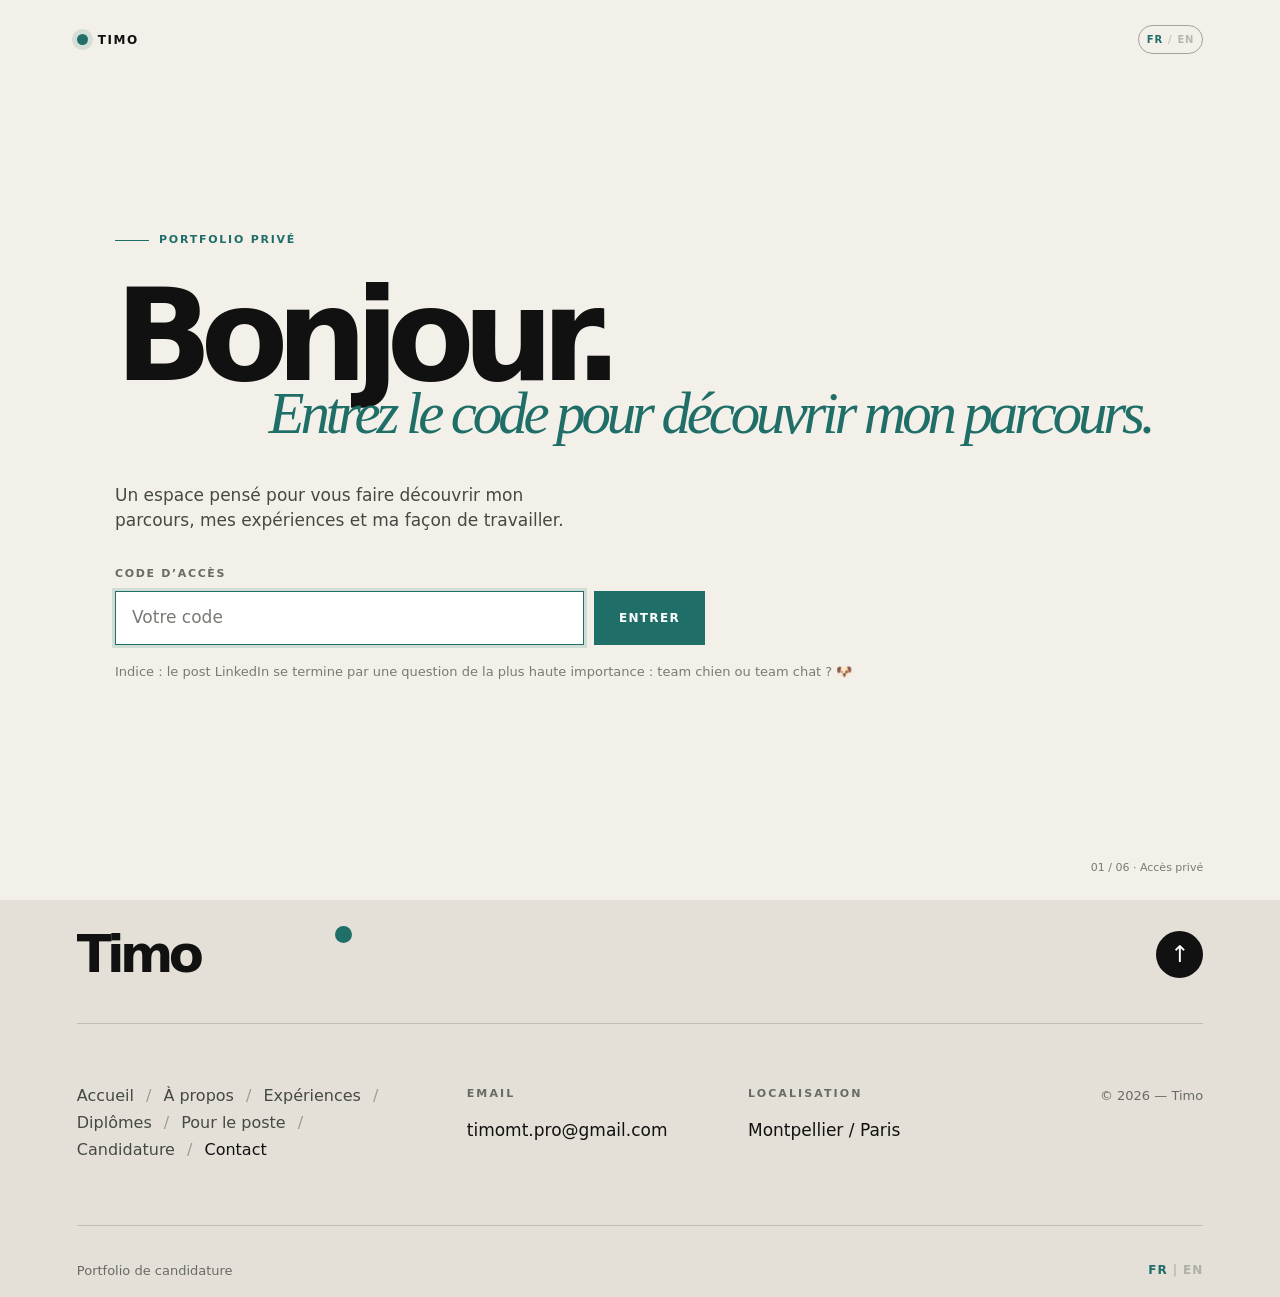
<file: loopstr/index.html>
<!doctype html>
<html lang="fr">
<head>
<meta charset="utf-8">
<meta name="viewport" content="width=device-width, initial-scale=1, viewport-fit=cover">
<meta name="theme-color" content="#f3f0e9">
<meta name="description" content="Timo — candidature pour l'alternance Chef de projet campagnes chez Loopstr.">
<title>Bonjour Loopstr — Timo</title>
<link rel="icon" href="data:image/svg+xml,%3Csvg xmlns='http://www.w3.org/2000/svg' viewBox='0 0 32 32'%3E%3Crect width='32' height='32' rx='16' fill='%23111'/%3E%3Ccircle cx='16' cy='16' r='6' fill='%231f6f68'/%3E%3C/svg%3E">
<link rel="stylesheet" href="../assets/site.css">
<script>document.documentElement.classList.add("js")</script>
</head>
<body>
<script src="../assets/textes.js"></script>
<script src="contenu.js"></script>
<script src="../assets/site.js"></script>
</body>
</html>
</file>
<file: assets/site.css>
:root {
  --ink: #111111;
  --paper: #f3f0e9;
  --lime: #b7d3f2;
  --cyan: #8de9e0;
  --muted: #686b64;
  --line: rgba(17,17,17,.18);
  --serif: Georgia, 'Times New Roman', serif;
  --sans: Inter, ui-sans-serif, system-ui, -apple-system, BlinkMacSystemFont, 'Segoe UI', sans-serif;
}
* { box-sizing: border-box; }
html { scroll-behavior: smooth; }
body { margin: 0; background: var(--paper); color: var(--ink); font-family: var(--sans); font-size: 16px; line-height: 1.5; }
body.dark { background: var(--ink); color: var(--paper); }
a { color: inherit; text-decoration: none; }
button { font: inherit; }
::selection { background: var(--lime); color: var(--ink); }

.site-header { position: absolute; z-index: 5; inset: 0 0 auto; display: flex; align-items: center; justify-content: space-between; width: min(1160px, 88vw); margin: 0 auto; padding: 25px 0; }
.dark .site-header { color: var(--paper); }
.brand { display: inline-flex; align-items: center; gap: 10px; font-size: 12px; font-weight: 800; letter-spacing: .13em; text-transform: uppercase; }
.brand-mark { width: 11px; height: 11px; border-radius: 50%; background: var(--lime); box-shadow: 0 0 0 5px rgba(183,211,242,.14); }
.site-nav { display: flex; align-items: center; gap: 22px; color: #474b45; font-size: 11px; font-weight: 800; letter-spacing: .11em; text-transform: uppercase; }
.dark .site-nav { color: #bfc1bb; }
.site-nav a { transition: color .2s ease; }
.site-nav a:hover, .site-nav a:focus-visible, .site-nav a[aria-current="page"] { color: #1f6f68; }
.dark .site-nav a:hover, .dark .site-nav a:focus-visible, .dark .site-nav a[aria-current="page"] { color: var(--lime); }
.language-toggle { display: inline-flex; align-items: center; gap: 5px; margin-left: 5px; padding: 6px 8px; border: 1px solid rgba(17,17,17,.35); border-radius: 999px; background: transparent; color: #777b73; cursor: pointer; font-size: 10px; font-weight: 800; letter-spacing: .08em; }
.dark .language-toggle { border-color: rgba(243,240,233,.36); color: #aeb1a9; }
.language-toggle:hover, .language-toggle:focus-visible { border-color: #1f6f68; color: #1f6f68; outline: none; }
.dark .language-toggle:hover, .dark .language-toggle:focus-visible { border-color: var(--lime); color: var(--lime); }
.language-toggle [data-lang-option] { opacity: .48; }
.language-toggle [data-lang-option].is-active { opacity: 1; color: #1f6f68; }
.dark .language-toggle [data-lang-option].is-active { color: var(--lime); }
.language-separator { opacity: .38; }

.access-gate { position: fixed; inset: 0; z-index: 20; display: grid; grid-template-rows: auto 1fr auto; padding: 25px 6vw 24px; background: var(--ink); color: var(--paper); }
.access-gate[hidden] { display: none; }
.access-gate-header { display: flex; align-items: center; justify-content: space-between; width: min(1160px, 100%); margin: 0 auto; }
.access-gate-header .language-toggle { margin-left: 0; }
.access-gate-inner { align-self: center; width: min(1050px, 100%); margin: 0 auto; }
.access-title { max-width: 900px; margin: 0; font-size: clamp(4rem, 10vw, 9.5rem); line-height: .84; letter-spacing: -.095em; font-weight: 800; }
.access-title span { display: block; color: var(--lime); font-family: var(--serif); font-size: .46em; font-style: italic; font-weight: 400; letter-spacing: -.07em; transform: translateX(12vw); }
.access-intro { max-width: 450px; margin: 44px 0 0; color: #c6c8c1; font-size: 17px; }
.access-form { max-width: 590px; margin-top: 32px; }
.access-form label { display: block; margin-bottom: 9px; color: #989b94; font-size: 11px; font-weight: 800; letter-spacing: .15em; text-transform: uppercase; }
.access-form-row { display: grid; grid-template-columns: 1fr auto; gap: 10px; }
.access-form input { width: 100%; min-height: 52px; padding: 13px 16px; border: 1px solid rgba(243,240,233,.34); border-radius: 0; background: rgba(243,240,233,.05); color: var(--paper); font: inherit; font-size: 17px; outline: none; }
.access-form input::placeholder { color: #777b73; }
.access-form input:focus { border-color: var(--lime); box-shadow: 0 0 0 3px rgba(183,211,242,.14); }
.access-form input[aria-invalid="true"] { border-color: #ef807d; }
.access-form button { min-height: 52px; padding: 0 24px; border: 1px solid var(--lime); background: var(--lime); color: var(--ink); cursor: pointer; font-size: 12px; font-weight: 800; letter-spacing: .11em; text-transform: uppercase; }
.access-form button:hover, .access-form button:focus-visible { background: var(--paper); border-color: var(--paper); outline: none; }
.access-error { margin: 12px 0 0; color: #ef807d; font-size: 14px; }
.access-note { margin: 17px 0 0; color: #777b73; font-size: 13px; }
.access-gate-footer { width: min(1160px, 100%); margin: 0 auto; color: #686b64; font-size: 11px; text-align: right; }

.landing { min-height: 100svh; display: grid; place-items: center; padding: 110px 6vw 70px; background: var(--ink); color: var(--paper); }
.landing-inner { width: min(1050px, 100%); }
.landing-kicker { display: flex; align-items: center; gap: 10px; margin-bottom: 33px; color: var(--lime); font-size: 11px; font-weight: 800; letter-spacing: .16em; text-transform: uppercase; }
.landing-kicker::before { content: ''; width: 34px; height: 1px; background: currentColor; }
.landing h1 { max-width: 930px; margin: 0; font-size: clamp(4rem, 11vw, 10.5rem); line-height: .83; letter-spacing: -.095em; font-weight: 800; }
.landing h1 span { display: block; color: var(--lime); font-family: var(--serif); font-size: .46em; font-style: italic; font-weight: 400; letter-spacing: -.07em; transform: translateX(16vw); }
.landing-bottom { display: flex; align-items: end; justify-content: space-between; gap: 40px; margin-top: 74px; padding-top: 20px; border-top: 1px solid rgba(243,240,233,.2); }
.landing-intro { max-width: 390px; margin: 0; color: #c6c8c1; font-size: 17px; }
.landing-meta { display: grid; justify-items: end; gap: 12px; color: #989b94; font-size: 11px; text-align: right; }
.enter-link, .back-link { display: inline-flex; align-items: center; gap: 10px; color: var(--lime); font-size: 12px; font-weight: 800; letter-spacing: .1em; text-transform: uppercase; }
.enter-link::after { content: '↗'; font-size: 17px; line-height: 1; }
.enter-link:hover, .back-link:hover { color: var(--paper); }
.landing-footer { position: absolute; right: 6vw; bottom: 24px; color: #686b64; font-size: 11px; }

.page { min-height: 100svh; padding: 150px 6vw 90px; }
.page-inner { width: min(1120px, 100%); margin: 0 auto; }
.page-head { display: grid; grid-template-columns: minmax(0, 1fr) 280px; gap: 9vw; align-items: end; padding-bottom: 60px; border-bottom: 1px solid var(--line); }
.kicker { margin-bottom: 18px; color: #1f6f68; font-size: 11px; font-weight: 800; letter-spacing: .16em; text-transform: uppercase; }
.dark .kicker { color: var(--lime); }
.page h1 { max-width: 800px; margin: 0; font-size: clamp(3.4rem, 8vw, 8.7rem); line-height: .84; letter-spacing: -.085em; font-weight: 800; }
.page h1 em { color: #1f6f68; font-family: var(--serif); font-weight: 400; }
.dark .page h1 em { color: var(--lime); }
.page-lead { margin: 0; color: var(--muted); font-size: 17px; }
.dark .page-lead { color: #b8bbb4; }

.about-grid { display: grid; grid-template-columns: 1fr .72fr; gap: 9vw; padding-top: 65px; }
.about-grid h2, .section-title { margin: 0 0 19px; font-size: clamp(2rem, 4.5vw, 4.5rem); line-height: .93; letter-spacing: -.07em; }
.about-grid p { max-width: 640px; color: #454943; font-size: 18px; }
.dark .about-grid p { color: #c3c5bf; }
.quote { margin: 34px 0 0; padding-left: 20px; border-left: 3px solid var(--lime); font-family: var(--serif); font-size: clamp(1.55rem, 3vw, 2.3rem); line-height: 1.04; }
.fact-stack { display: grid; gap: 2px; align-content: start; }
.fact { padding: 22px; background: var(--ink); color: var(--paper); }
.fact:nth-child(2) { background: var(--lime); color: var(--ink); }
.fact .number { display: block; font-size: 3.3rem; line-height: .9; font-weight: 800; letter-spacing: -.08em; }
.fact p { margin: 15px 0 0; color: #c3c5bf; font-size: 15px; }
.fact:nth-child(2) p { color: #173f3b; }

.experience-list { display: grid; gap: 2px; margin-top: 60px; }
.experience { background: #e4e0d7; }
.experience:nth-child(2) { background: var(--lime); }
.experience:nth-child(3) { background: var(--cyan); }
.experience:nth-child(4) { background: #ded7ee; }
.experience:nth-child(5) { background: #d6e4dc; }
.experience:nth-child(6) { background: #f0cfac; }
.experience-toggle { display: grid; grid-template-columns: 90px 1fr 35px; gap: 22px; align-items: center; width: 100%; padding: 24px; border: 0; background: transparent; color: var(--ink); cursor: pointer; text-align: left; }
.experience-toggle:hover, .experience-toggle:focus-visible { background: rgba(17,17,17,.06); outline: none; }
.experience-index { color: rgba(17,17,17,.47); font-size: 11px; font-weight: 800; letter-spacing: .13em; }
.experience-title { font-size: clamp(1.6rem, 3vw, 2.5rem); line-height: .96; letter-spacing: -.055em; font-weight: 800; }
.experience-role { display: block; margin-top: 6px; color: rgba(17,17,17,.64); font-size: 14px; }
.experience-date { display: block; margin-top: 7px; color: rgba(17,17,17,.52); font-size: 11px; font-weight: 800; letter-spacing: .08em; text-transform: uppercase; }
.experience-plus { display: grid; place-items: center; width: 29px; height: 29px; border: 1px solid rgba(17,17,17,.5); border-radius: 50%; font-size: 20px; transition: transform .25s ease; }
.experience[data-open="true"] .experience-plus { transform: rotate(45deg); }
.experience-details { display: none; grid-template-columns: 1fr .7fr; gap: 8vw; padding: 0 24px 30px 136px; }
.experience[data-open="true"] .experience-details { display: grid; }
.experience-details p { max-width: 620px; margin: 0; color: rgba(17,17,17,.72); }
.experience-details ul { margin: 0; padding-left: 19px; color: rgba(17,17,17,.72); }
.experience-details li + li { margin-top: 5px; }
.small-label { color: rgba(17,17,17,.5); font-size: 11px; font-weight: 800; letter-spacing: .12em; text-transform: uppercase; }

.world-layout { display: grid; grid-template-columns: 1fr .7fr; gap: 9vw; padding-top: 65px; }
.route-line { position: relative; display: grid; gap: 0; }
.route-line::before { content: ''; position: absolute; left: 11px; top: 12px; bottom: 13px; width: 1px; background: rgba(17,17,17,.28); }
.route-item { position: relative; display: grid; grid-template-columns: 24px 1fr; gap: 19px; padding-bottom: 42px; }
.route-dot { position: relative; z-index: 1; width: 23px; height: 23px; margin-top: 2px; border: 7px solid var(--paper); border-radius: 50%; background: var(--ink); }
.route-item h2 { margin: 0 0 4px; font-size: 29px; line-height: 1; letter-spacing: -.05em; }
.route-item p { margin: 0; color: #285f5a; }
.world-note { align-self: end; padding: 28px; background: var(--cyan); }
.world-note strong { display: block; font-family: var(--serif); font-size: 33px; line-height: .98; font-weight: 400; }
.world-note p { margin: 17px 0 0; color: #285f5a; }
.photo-slot { position: relative; min-height: 215px; margin-bottom: 17px; overflow: hidden; display: grid; place-items: end start; padding: 16px; background: linear-gradient(140deg, rgba(183,211,242,.35), rgba(141,233,224,.2) 48%, rgba(17,17,17,.75) 48%); }
.photo-slot img { position: absolute; inset: 0; width: 100%; height: 100%; object-fit: cover; }
.photo-slot:has(img)::after, .photo-slot:has(img) span { display: none; }
.photo-slot::after { content: 'PHOTO À AJOUTER'; position: absolute; inset: 18px; display: grid; place-items: center; border: 1px dashed rgba(243,240,233,.65); color: rgba(243,240,233,.82); font-size: 10px; font-weight: 800; letter-spacing: .14em; }
.photo-slot span { position: relative; z-index: 1; color: var(--lime); font-size: 11px; font-weight: 800; letter-spacing: .1em; text-transform: uppercase; }

.company-page { background: var(--lime); }
.company-page .page-head { border-color: rgba(17,17,17,.26); }
.company-page .kicker { color: #17524e; }
.company-page .page-lead { color: #173f3b; }
.why-grid { display: grid; grid-template-columns: repeat(3, 1fr); gap: 2px; margin-top: 60px; }
.why-card { min-height: 230px; padding: 24px; background: var(--ink); color: var(--paper); }
.why-card h2 { margin: 44px 0 11px; font-size: 25px; line-height: .98; letter-spacing: -.04em; }
.why-card p { margin: 0; color: #c3c5bf; }
.letter { display: grid; grid-template-columns: 1fr .75fr; gap: 9vw; margin-top: 2px; padding: 65px 0 0; }
.letter h2 { margin: 0 0 20px; font-size: clamp(2rem, 4.5vw, 4.5rem); line-height: .92; letter-spacing: -.07em; }
.letter p { max-width: 620px; color: #173f3b; font-size: 18px; }
.letter-card { padding: 25px; border: 1px solid rgba(17,17,17,.35); }
.letter-card .label { color: #17524e; font-size: 11px; font-weight: 800; letter-spacing: .13em; text-transform: uppercase; }
.letter-card p { margin: 16px 0 0; font-size: 16px; }

.competence-grid { display: grid; grid-template-columns: repeat(2, 1fr); gap: 2px; margin-top: 60px; }
.competence-card { min-height: 225px; padding: 25px; background: #e4e0d7; }
.competence-card:nth-child(2) { background: var(--cyan); }
.competence-card:nth-child(3) { background: var(--lime); }
.competence-card:nth-child(4) { background: #ded7ee; }
.competence-card .small-label { display: block; color: rgba(17,17,17,.5); }
.competence-card h2 { margin: 42px 0 13px; font-size: clamp(1.7rem, 3vw, 2.7rem); line-height: .95; letter-spacing: -.06em; }
.competence-card p { margin: 0; color: #444841; }
.pill-list { display: flex; flex-wrap: wrap; gap: 8px; margin-top: 18px; }
.pill { padding: 7px 10px; border: 1px solid rgba(17,17,17,.28); border-radius: 999px; color: #353931; font-size: 12px; }
.qualifications { display: grid; grid-template-columns: 1fr .8fr; gap: 9vw; margin-top: 2px; padding-top: 65px; }
.qualifications h2 { margin: 0 0 23px; font-size: clamp(2rem, 4.5vw, 4.5rem); line-height: .92; letter-spacing: -.07em; }
.qualification-list { display: grid; gap: 2px; }
.qualification { display: grid; grid-template-columns: 145px 1fr; gap: 20px; padding: 17px 0; border-top: 1px solid var(--line); }
.qualification:last-child { border-bottom: 1px solid var(--line); }
.qualification-date { color: #1f6f68; font-size: 11px; font-weight: 800; letter-spacing: .08em; text-transform: uppercase; }
.qualification strong { display: block; font-size: 17px; line-height: 1.1; }
.qualification span { display: block; margin-top: 4px; color: var(--muted); font-size: 14px; }
.language-panel { align-self: end; padding: 25px; background: var(--ink); color: var(--paper); }
.language-panel h3 { margin: 0 0 20px; color: var(--lime); font-size: 22px; letter-spacing: -.04em; }
.language-row { display: flex; justify-content: space-between; gap: 18px; padding: 10px 0; border-top: 1px solid rgba(243,240,233,.2); }
.language-row span:last-child { color: #c3c5bf; text-align: right; }

.page-footer { display: flex; justify-content: space-between; gap: 20px; width: min(1120px, 88vw); margin: 0 auto; padding: 0 0 30px; color: #777b73; font-size: 11px; }
.dark .page-footer { color: #777b73; }
.page-footer span:last-child { color: #1f6f68; }
.dark .page-footer span:last-child { color: var(--lime); }

.site-footer { margin-top: 0; padding: 31px 6vw 17px; background: var(--ink); color: var(--paper); }
.site-footer-inner { width: min(1400px, 100%); margin: 0 auto; }
.site-footer-head { display: flex; align-items: flex-start; gap: 20px; min-height: 92px; }
.footer-logo { color: var(--paper); font-size: clamp(2.2rem, 4vw, 4rem); line-height: .9; font-weight: 800; letter-spacing: -.09em; }
.footer-dot { width: 17px; height: 17px; margin: -5px 0 0 9vw; border-radius: 50%; background: #ef807d; }
.footer-top-button { display: grid; place-items: center; width: 47px; height: 47px; margin-left: auto; border: 0; border-radius: 50%; background: #eeeeec; color: var(--ink); cursor: pointer; font-size: 23px; line-height: 1; }
.footer-top-button:hover, .footer-top-button:focus-visible { background: var(--lime); outline: none; }
.site-footer-rule { height: 1px; background: rgba(243,240,233,.14); }
.site-footer-grid { display: grid; grid-template-columns: minmax(250px, 1.6fr) 1.1fr 1.1fr .8fr; gap: 42px; padding: 62px 0 65px; }
.footer-nav { display: flex; flex-wrap: wrap; align-content: start; gap: 8px 12px; max-width: 370px; color: #c8cac3; font-size: 16px; line-height: 1.2; }
.footer-nav a::after { content: ' /'; color: #6f726c; margin-left: 7px; }
.footer-nav a:last-child::after { content: ''; }
.footer-nav a:hover, .footer-nav a:focus-visible { color: #ef807d; outline: none; }
.footer-label { margin-bottom: 15px; color: #858982; font-size: 11px; font-weight: 800; letter-spacing: .19em; }
.footer-value { color: #d6d8d2; font-size: 17px; }
.footer-value:hover, .footer-value:focus-visible { color: var(--lime); outline: none; }
.footer-copyright { color: #858982; font-size: 13px; text-align: right; }
.site-footer-bottom { display: flex; align-items: center; justify-content: space-between; gap: 20px; padding-top: 35px; border-top: 1px solid rgba(243,240,233,.14); color: #777b73; font-size: 13px; }
.footer-language-toggle { margin: 0; padding: 0; border: 0; border-radius: 0; color: #d6d8d2; font-size: 12px; }
.footer-language-toggle:hover, .footer-language-toggle:focus-visible { border: 0; color: #ef807d; }
.footer-language-toggle [data-lang-option].is-active { color: var(--paper); }

@media (max-width: 800px) {
  .site-header { width: 88vw; padding-top: 18px; }
  .site-nav { gap: 9px; font-size: 9px; }
  
  .language-toggle { margin-left: 0; padding: 5px 7px; }
  .landing { padding-inline: 6vw; }
  .landing h1 { font-size: clamp(4rem, 19vw, 8rem); }
  .landing h1 span { transform: translateX(12vw); }
  .access-gate { padding: 18px 6vw 24px; }
  .access-title { font-size: clamp(3.7rem, 18vw, 8rem); }
  .access-title span { transform: translateX(8vw); }
  .access-intro { margin-top: 31px; font-size: 16px; }
  .access-form-row { grid-template-columns: 1fr; }
  .access-form button { width: 100%; }
  .landing-bottom, .page-head, .about-grid, .world-layout, .letter { grid-template-columns: 1fr; display: grid; gap: 30px; }
  .landing-bottom { align-items: start; }
  .landing-meta { justify-items: start; text-align: left; }
  .page { padding-top: 125px; }
  .page-head { padding-bottom: 42px; }
  .about-grid, .world-layout, .letter { padding-top: 43px; }
  .experience-toggle { grid-template-columns: 44px 1fr 29px; gap: 14px; padding: 20px 16px; }
  .experience-details { grid-template-columns: 1fr; gap: 22px; padding: 0 16px 25px 74px; }
  .why-grid, .competence-grid { grid-template-columns: 1fr; margin-top: 40px; }
  .why-card { min-height: 175px; }
  .why-card h2 { margin-top: 28px; }
  .qualifications { grid-template-columns: 1fr; gap: 42px; padding-top: 43px; }
  .qualification { grid-template-columns: 120px 1fr; gap: 14px; }
  .page-footer { width: 88vw; }
  .site-footer { padding-inline: 6vw; }
  .footer-dot { margin-left: 8vw; }
  .site-footer-grid { grid-template-columns: 1fr 1fr; gap: 36px 18px; padding: 43px 0 45px; }
  .footer-nav { grid-column: 1 / -1; }
  .footer-copyright { text-align: left; }
}
@media (prefers-reduced-motion: reduce) { *, *::before, *::after { scroll-behavior: auto !important; animation-duration: .01ms !important; transition-duration: .01ms !important; } }

.page-route[hidden]{display:none}
.user-photo{display:block;min-height:0;margin-top:50px}.user-photo img{position:static;display:block;width:100%;height:auto;max-height:640px;object-fit:cover}
.landing-pitch{margin:14px 0 0;max-width:520px;color:inherit;opacity:.85;font-size:1.02rem;line-height:1.5}.skills-block{padding-top:70px}
.skills-block .section-title{max-width:760px}
.skills-block h2 em{color:#1f6f68;font-family:var(--serif);font-weight:400}
.skills-lead{max-width:640px;margin:0;color:#454943;font-size:18px}
.skills-block .competence-grid{margin-top:40px}
.language-panel--wide{margin-top:28px;display:grid;grid-template-columns:repeat(2,1fr);column-gap:48px;align-self:auto}
.language-panel--wide h3{grid-column:1/-1}
.qualifications--solo{grid-template-columns:1fr;max-width:900px}
@media (max-width:800px){.language-panel--wide{grid-template-columns:1fr}.skills-block{padding-top:46px}}
@media (max-width:800px){.site-nav{flex-wrap:wrap;justify-content:flex-end;row-gap:6px}.site-header{align-items:flex-start}}
@media (max-width:800px){.landing h1 span,.access-title span{transform:none;margin-left:9vw}}


:root{--deep:#1f4f4b;--teal:#1f6f68}
.brand-mark{background:var(--teal);box-shadow:0 0 0 5px rgba(31,111,104,.14)}
.access-gate,.landing{background:var(--paper);color:var(--ink)}
.landing-kicker,.landing h1 span,.access-title span{color:var(--teal)}
.landing-bottom{border-top-color:rgba(17,17,17,.2)}
.landing-intro,.access-intro,.landing-pitch{color:#454943}
.landing-meta,.access-form label{color:#686b64}
.access-note,.access-gate-footer,.landing-footer,.access-form input::placeholder{color:#777b73}
.access-form input{border-color:rgba(17,17,17,.34);background:#fff;color:var(--ink)}
.access-form input:focus{border-color:var(--teal);box-shadow:0 0 0 3px rgba(31,111,104,.16)}
.access-form button{border-color:var(--teal);background:var(--teal);color:#fff}
.access-form button:hover,.access-form button:focus-visible{background:var(--ink);border-color:var(--ink)}
.access-form input[aria-invalid="true"]{border-color:#b3412f}.access-error{color:#b3412f}
.enter-link,.back-link{color:var(--teal)}.enter-link:hover,.back-link:hover{color:var(--ink)}
.fact,.why-card,.language-panel{background:var(--deep)}
.fact:nth-child(2){background:#b7d3f2;color:var(--ink)}
.fact:nth-child(2) p{color:#1f4f4b}
.site-footer{background:#e4e0d7;color:var(--ink)}
.footer-logo{color:var(--ink)}
.footer-dot{background:var(--teal)}
.footer-top-button{background:var(--ink);color:#fff}
.site-footer-rule,.site-footer-bottom{border-color:rgba(17,17,17,.16);background-color:transparent}
.site-footer-rule{background:rgba(17,17,17,.16)}
.footer-nav,.footer-nav a{color:#454943}
.footer-nav a::after{color:#9a9d96}
.footer-nav a:hover,.footer-nav a:focus-visible,.footer-language-toggle:hover,.footer-language-toggle:focus-visible{color:var(--teal)}
.site-footer-bottom,.footer-label,.footer-copyright{color:#686b64}
.site-footer a[href^="mailto"]{color:var(--ink)}
.footer-value{color:var(--ink)}.footer-value:hover,.footer-value:focus-visible{color:var(--teal)}.footer-language-toggle{color:#686b64}.footer-language-toggle [data-lang-option].is-active{color:var(--ink)}.footer-language-toggle [data-lang-option]{color:#777b73}.footer-language-toggle [data-lang-option].is-active{color:var(--teal)}
.letter{grid-template-columns:1fr!important;max-width:820px}
.cta-row{display:flex;flex-wrap:wrap;gap:12px;margin:28px 0 0!important}.cta{display:inline-block;padding:14px 22px;border:1px solid #173f3b;color:#173f3b;font-size:12px;font-weight:800;letter-spacing:.11em;text-transform:uppercase;text-decoration:none}.cta--fill{background:#173f3b;color:#fff}.cta:hover,.cta:focus-visible{background:var(--ink);border-color:var(--ink);color:#fff;outline:none}
.site-nav a.nav-cv{padding:7px 12px;border:1px solid currentColor;border-radius:999px;color:#1f6f68}.site-nav a.nav-cv:hover,.site-nav a.nav-cv:focus-visible{background:#1f6f68;border-color:#1f6f68;color:#fff}
.more{margin-top:26px;max-width:640px;border-top:1px solid rgba(17,17,17,.2);border-bottom:1px solid rgba(17,17,17,.2)}
.more summary{display:flex;justify-content:space-between;align-items:center;padding:16px 0;cursor:pointer;list-style:none;font-size:12px;font-weight:800;letter-spacing:.12em;text-transform:uppercase;color:#1f6f68}
.more summary::-webkit-details-marker{display:none}
.more summary::after{content:'+';font-size:22px;line-height:1;transition:transform .3s ease}
.more[open] summary::after{transform:rotate(45deg)}
.more ul{margin:0;padding:0 0 18px 18px;color:#454943;font-size:16px;line-height:1.7;animation:moreIn .4s ease both}
@keyframes moreIn{from{opacity:0;transform:translateY(-6px)}to{opacity:1;transform:none}}
.js .reveal{opacity:0;transform:translateY(26px);transition:opacity .7s ease,transform .7s cubic-bezier(.2,.7,.2,1);transition-delay:var(--d,0s)}
.js .reveal.is-in{opacity:1;transform:none}
.page-route:not([hidden])>main{animation:pageIn .55s ease both}
@keyframes pageIn{from{opacity:0;transform:translateY(14px)}to{opacity:1;transform:none}}
@media (prefers-reduced-motion:reduce){.js .reveal{opacity:1;transform:none;transition:none}.page-route:not([hidden])>main,.more ul{animation:none}}
.skills-block{padding-top:56px}.skills-block .language-panel--wide{margin-top:0}
.competence-grid[data-cgcar]{display:flex;gap:12px;overflow-x:auto;scroll-snap-type:x mandatory;scroll-behavior:smooth;scrollbar-width:none;-webkit-overflow-scrolling:touch}
.competence-grid[data-cgcar]::-webkit-scrollbar{display:none}
.competence-grid[data-cgcar]:focus-visible{outline:2px solid #1f6f68;outline-offset:4px}
.competence-grid[data-cgcar] .competence-card{flex:0 0 min(460px,84%);scroll-snap-align:start;min-height:260px}
.js [data-cgcar] .reveal{opacity:1;transform:none}
.cg-ctrl{display:flex;align-items:center;justify-content:space-between;margin-top:18px}
.cg-dots{display:flex;gap:8px}.cg-dots span{width:8px;height:8px;border-radius:50%;background:rgba(17,17,17,.2);transition:background .2s,transform .2s}.cg-dots span.on{background:#1f6f68;transform:scale(1.3)}
.cg-btns{display:flex;gap:8px}
.cg-btn{width:44px;height:44px;border:1px solid var(--ink);border-radius:50%;background:transparent;color:var(--ink);font-size:18px;cursor:pointer;transition:background .2s,color .2s}
.cg-btn:hover:not(:disabled),.cg-btn:focus-visible{background:var(--ink);color:#fff;outline:none}.cg-btn:disabled{opacity:.3;cursor:default}
@media (prefers-reduced-motion:reduce){.competence-grid[data-cgcar]{scroll-behavior:auto}}

.competence-card:nth-child(5){background:#d6e4dc}
.mail-line{margin-top:18px!important;font-size:14px!important;color:#173f3b;user-select:all}

.site-header{position:fixed;top:0;left:0;right:0;z-index:15;width:auto;margin:0;padding:calc(14px + env(safe-area-inset-top,0px)) max(6vw,calc((100% - 1160px)/2)) 14px;background:rgba(243,240,233,.92);-webkit-backdrop-filter:blur(10px);backdrop-filter:blur(10px);border-bottom:1px solid rgba(17,17,17,.1)}
.company-page .site-header{background:rgba(183,211,242,.92)}
body.access-locked .site-header{visibility:hidden}
@media (max-width:800px){.site-header{width:auto;padding-top:calc(12px + env(safe-area-inset-top,0px));padding-bottom:12px}}
</file>
